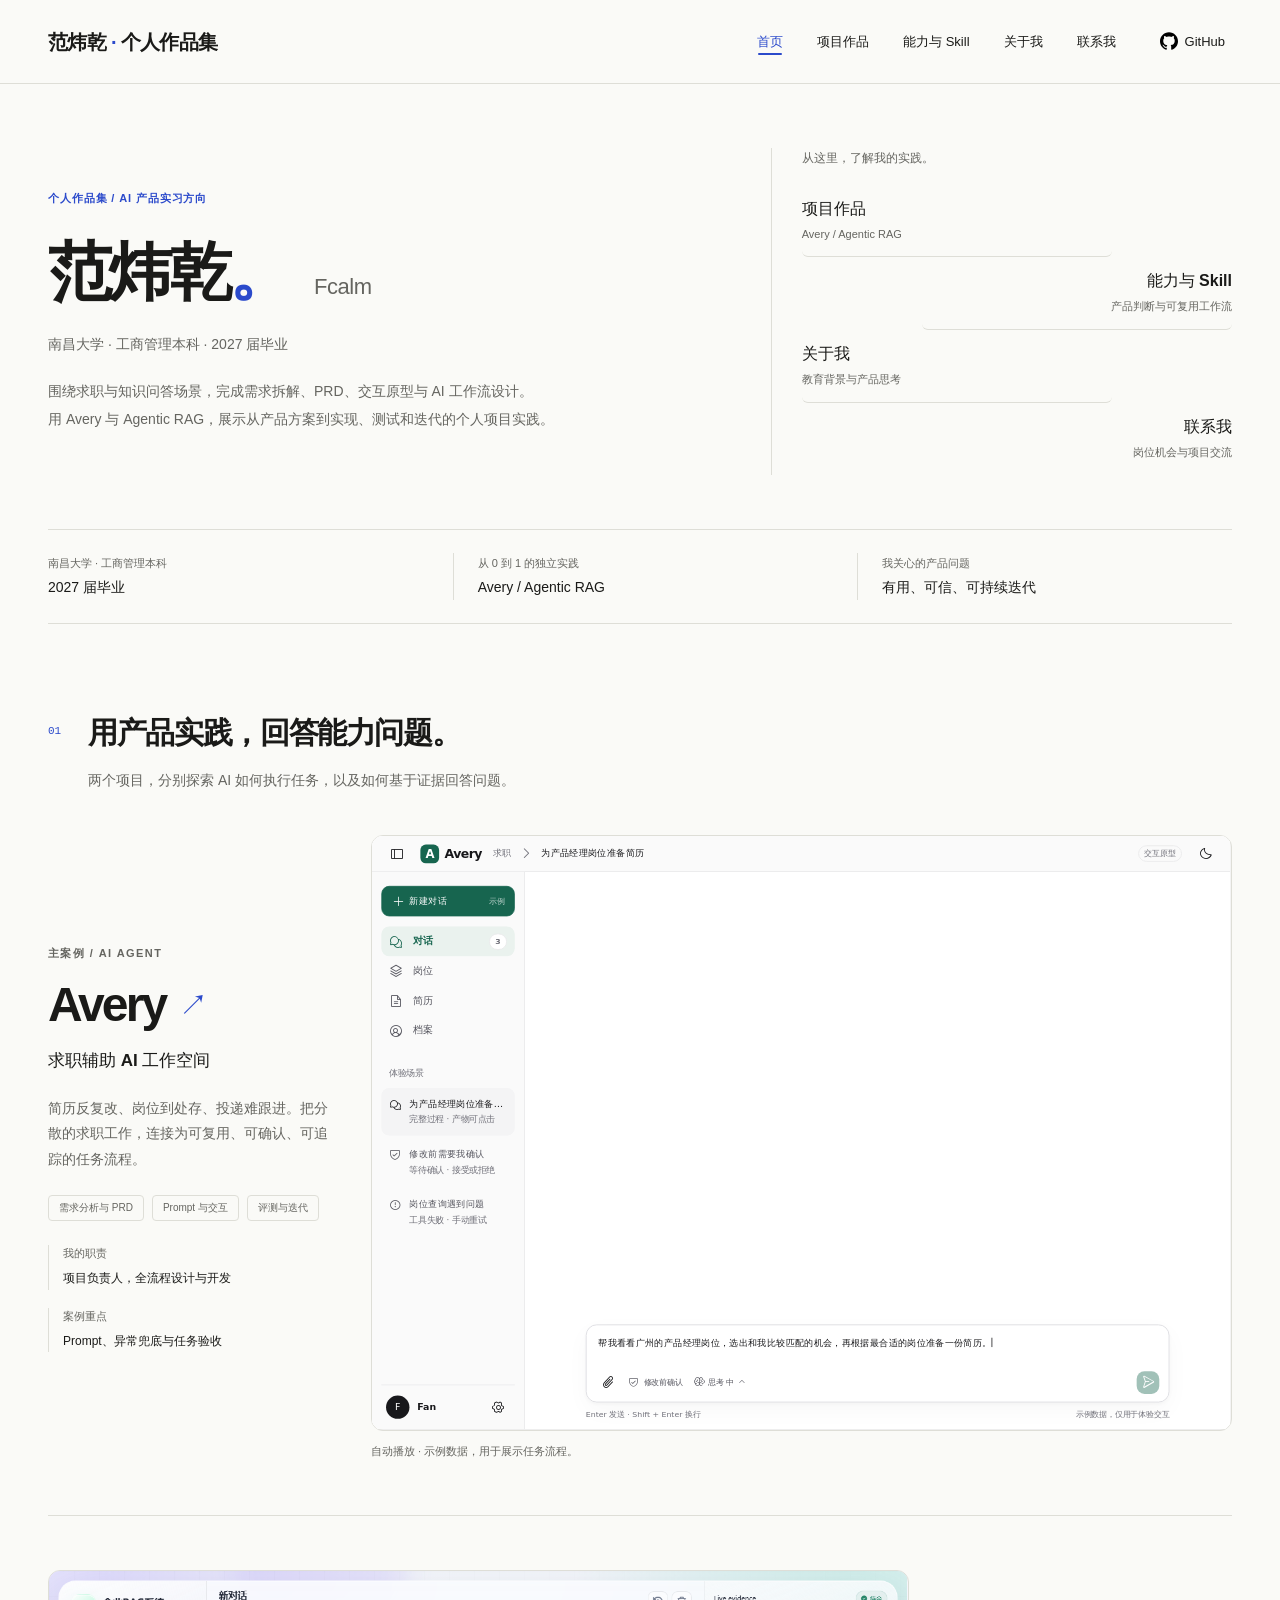
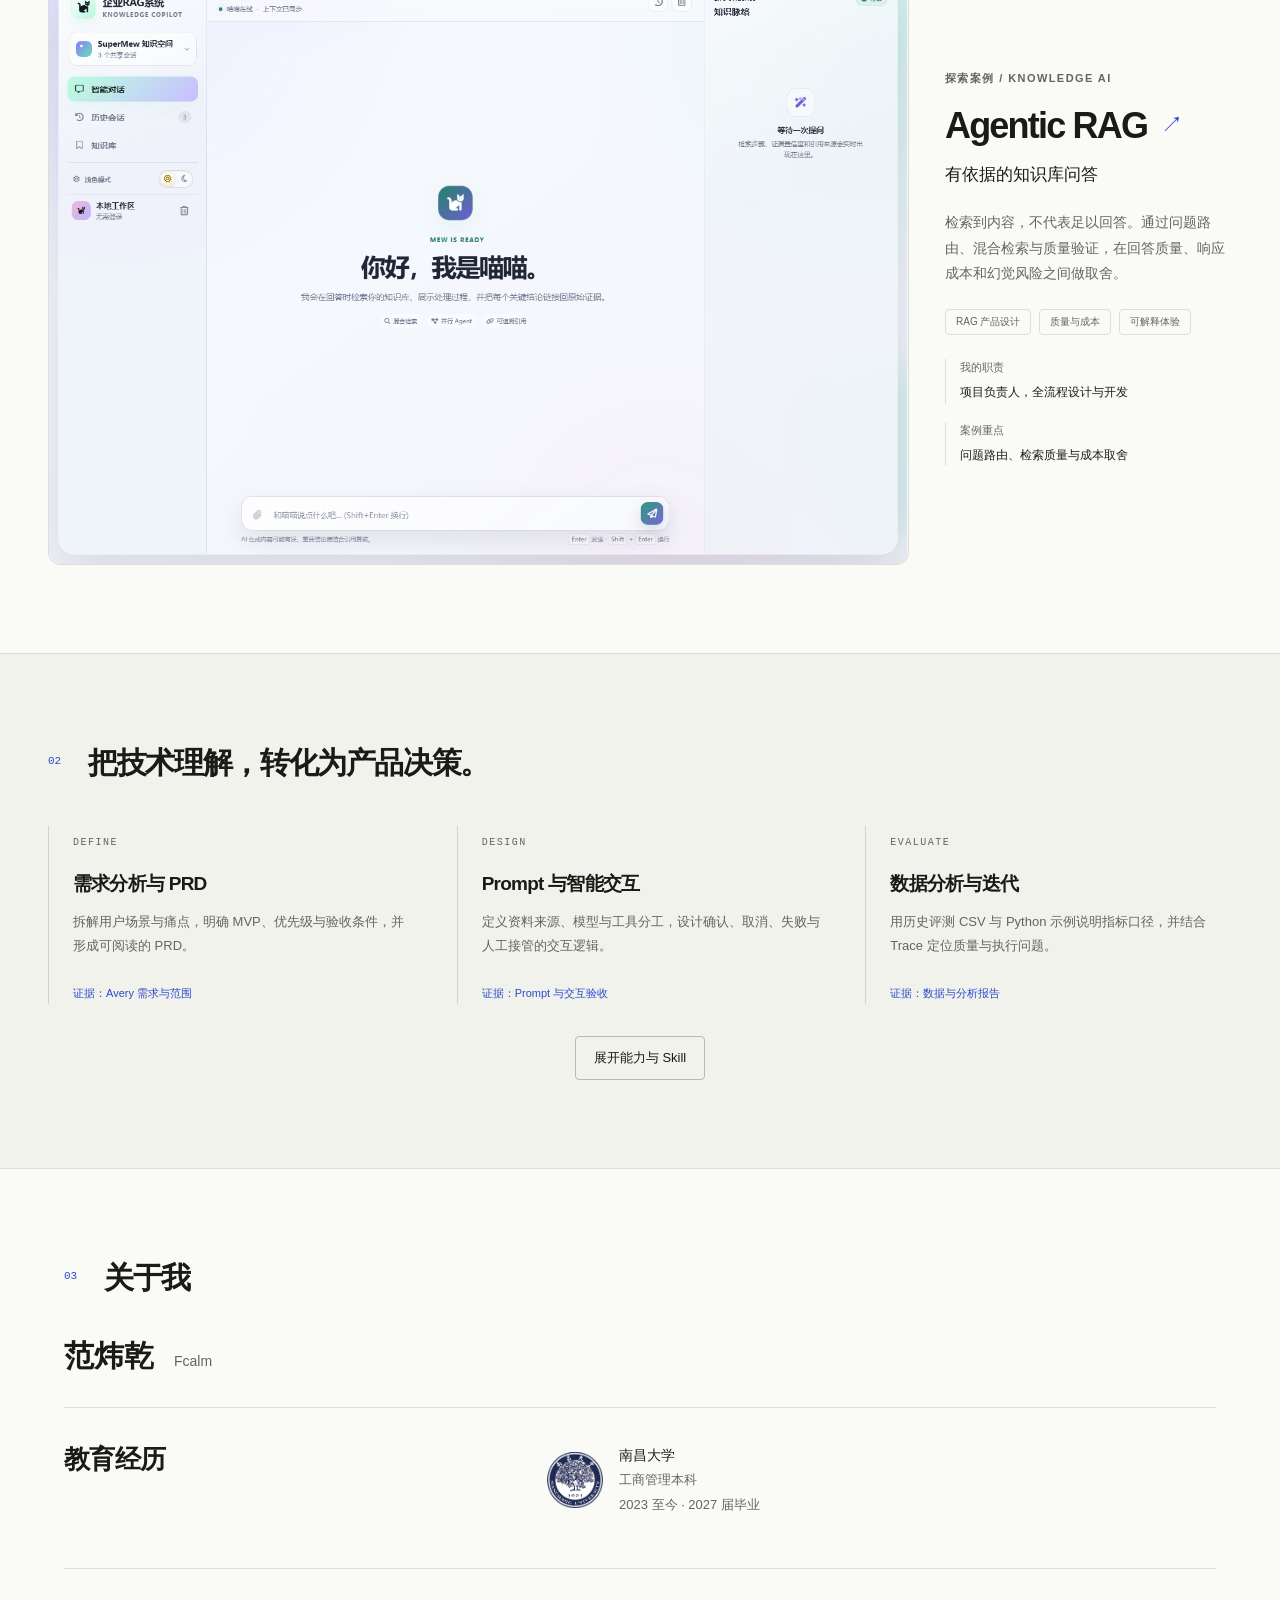
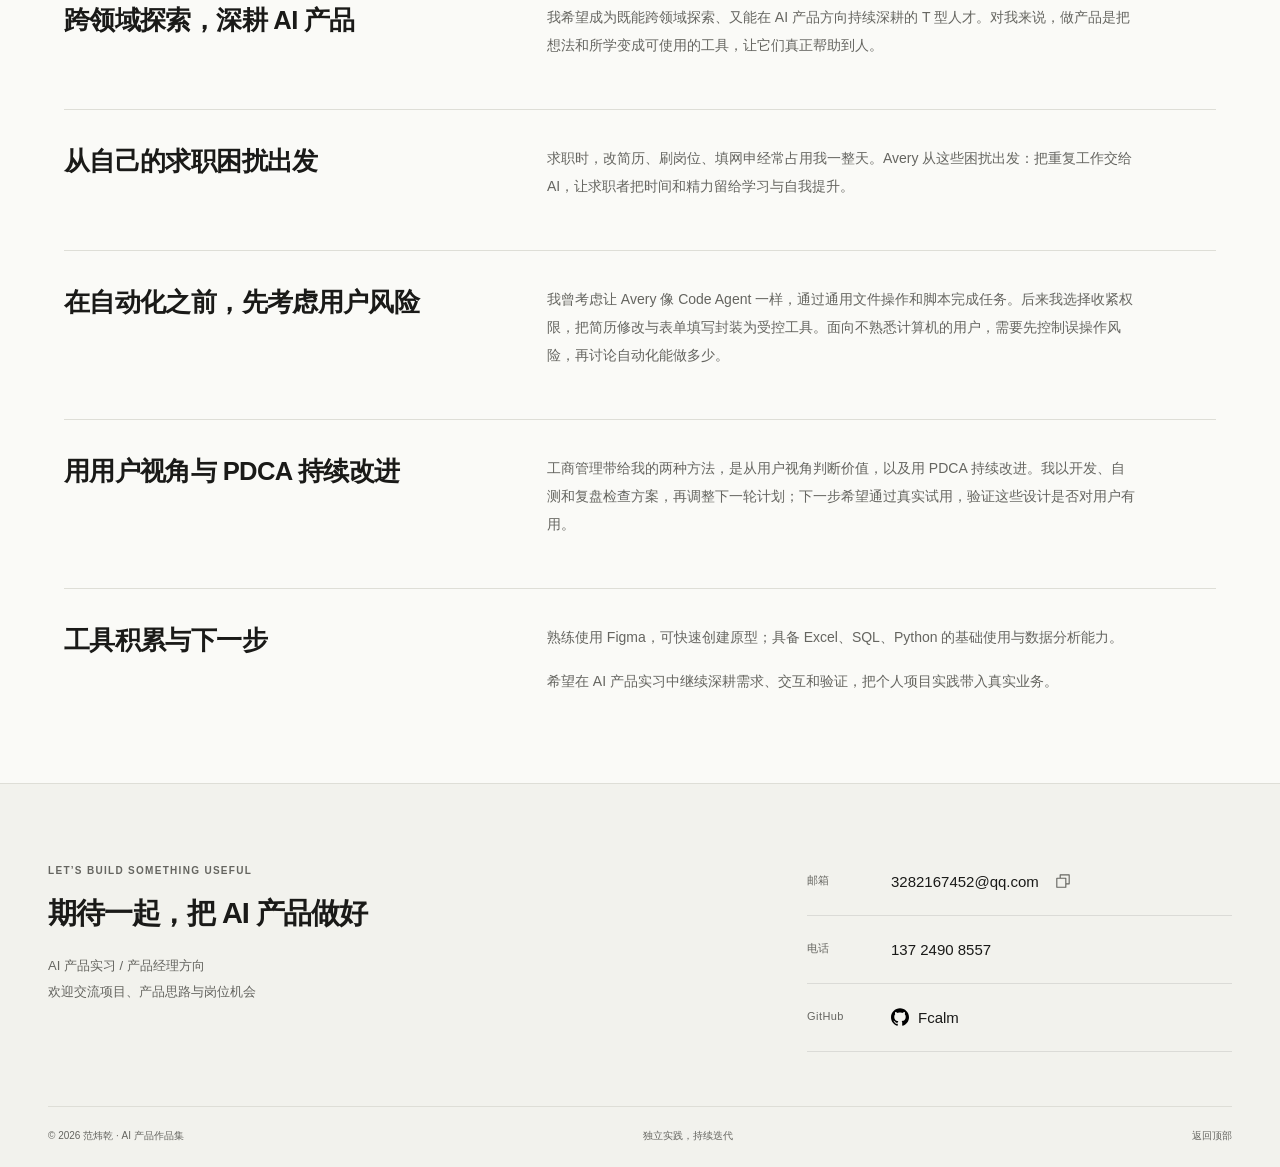
<file: index.html>
<!doctype html><html lang="zh-CN"><head><meta charset="utf-8"><meta name="viewport" content="width=device-width, initial-scale=1"><meta name="theme-color" content="#fafaf7"><title>AI 产品经理作品集 · 范炜乾</title><meta name="description" content="范炜乾，南昌大学工商管理本科，2027 届。AI 产品实习方向，展示需求分析、PRD、交互原型、Prompt 设计与数据分析材料。"><meta property="og:title" content="AI 产品经理作品集 · 范炜乾"><meta property="og:description" content="范炜乾，南昌大学工商管理本科，2027 届。AI 产品实习方向，展示需求分析、PRD、交互原型、Prompt 设计与数据分析材料。"><meta property="og:type" content="website"><link rel="icon" href="assets/favicon.svg" type="image/svg+xml"><link rel="stylesheet" href="styles.css"><script src="site.js" defer></script></head><body id="top"><a class="skip-link" href="#main">跳转到主要内容</a><header class="site-header"><div class="container header-inner"><a class="wordmark" href="index.html" aria-label="范炜乾·个人作品集首页">范炜乾<span class="wordmark-divider">·</span>个人作品集</a><button class="menu-toggle" aria-expanded="false" aria-controls="navigation">菜单 <span aria-hidden="true">＋</span></button><nav id="navigation" aria-label="主导航"><a href="index.html" aria-current="page">首页</a><a href="index.html#selected">项目作品</a><a href="index.html#capabilities">能力与 Skill</a><a href="index.html#about">关于我</a><a href="index.html#contact">联系我</a><a class="nav-github" href="https://github.com/Fcalm" target="_blank" rel="noopener noreferrer"><img class="github-icon" src="assets/github.svg" alt="" aria-hidden="true" width="18" height="18">GitHub</a></nav></div></header><main id="main"><section class="hero container personal-hero"><div class="hero-copy"><p class="kicker">个人作品集 / AI 产品实习方向</p><h1>范炜乾<span class="accent">。</span><span class="personal-alias">Fcalm</span></h1><p class="personal-education">南昌大学 · 工商管理本科 · 2027 届毕业</p><p class="hero-intro">围绕求职与知识问答场景，完成需求拆解、PRD、交互原型与 AI 工作流设计。<br>用 Avery 与 Agentic RAG，展示从产品方案到实现、测试和迭代的个人项目实践。</p></div><nav class="portfolio-guide" aria-label="作品集导览"><p class="guide-title">从这里，了解我的实践。</p><a href="#selected"><span><strong>项目作品</strong><small>Avery / Agentic RAG</small></span></a><a href="#capabilities"><span><strong>能力与 Skill</strong><small>产品判断与可复用工作流</small></span></a><a href="#about"><span><strong>关于我</strong><small>教育背景与产品思考</small></span></a><a href="#contact"><span><strong>联系我</strong><small>岗位机会与项目交流</small></span></a></nav></section>
<div class="container intro-band"><p>南昌大学 · 工商管理本科<br><strong>2027 届毕业</strong></p><p>从 0 到 1 的独立实践<br><strong>Avery / Agentic RAG</strong></p><p>我关心的产品问题<br><strong>有用、可信、可持续迭代</strong></p></div>
<section class="section container" id="selected"><div class="section-heading"><span class="section-number">01</span><h2>用产品实践，回答能力问题。</h2><p>两个项目，分别探索 AI 如何执行任务，以及如何基于证据回答问题。</p></div><article class="featured-project"><div class="featured-copy"><div class="project-index">主案例 / AI AGENT</div><h3><a class="project-entry" href="project-detail.html">Avery<span class="project-entry-arrow" aria-hidden="true">↗</span></a></h3><p class="project-subtitle">求职辅助 AI 工作空间</p><p>简历反复改、岗位到处存、投递难跟进。把分散的求职工作，连接为可复用、可确认、可追踪的任务流程。</p><div class="tags"><span>需求分析与 PRD</span><span>Prompt 与交互</span><span>评测与迭代</span></div><dl class="project-proof"><div><dt>我的职责</dt><dd>项目负责人，全流程设计与开发</dd></div><div><dt>案例重点</dt><dd>Prompt、异常兜底与任务验收</dd></div></dl></div><div class="home-prototype-block"><div class="prototype-viewer home-prototype" data-canvas-width="1100" data-canvas-height="760"><div class="prototype-viewport"><iframe src="prototypes/avery/index.html?embed=home" title="Avery 首页自动播放原型展示" loading="lazy" allow="fullscreen" allowfullscreen></iframe></div></div><p class="evidence-note">自动播放 · 示例数据，用于展示任务流程。</p></div></article><article class="secondary-project"><div class="home-rag-preview"><figure class="product-shot"><button class="image-zoom" data-image="assets/agentic-rag-home.png" aria-label="放大查看：Agentic RAG 真实应用主页面"><img src="assets/agentic-rag-home.png" alt="Agentic RAG 浅色主页面，展示智能对话入口和右侧知识脉络面板" loading="lazy" width="1440" height="995"><span class="zoom-label" aria-hidden="true">放大</span></button><figcaption class="rag-screen-caption">Agentic RAG 真实应用主页面</figcaption></figure></div><div class="secondary-copy"><div class="project-index">探索案例 / KNOWLEDGE AI</div><h3><a class="project-entry" href="project-rag.html">Agentic RAG<span class="project-entry-arrow" aria-hidden="true">↗</span></a></h3><p class="project-subtitle">有依据的知识库问答</p><p>检索到内容，不代表足以回答。通过问题路由、混合检索与质量验证，在回答质量、响应成本和幻觉风险之间做取舍。</p><div class="tags"><span>RAG 产品设计</span><span>质量与成本</span><span>可解释体验</span></div><dl class="project-proof"><div><dt>我的职责</dt><dd>项目负责人，全流程设计与开发</dd></div><div><dt>案例重点</dt><dd>问题路由、检索质量与成本取舍</dd></div></dl></div></article></section>
<section class="section ability-section" id="capabilities"><div class="container"><div class="section-heading"><span class="section-number">02</span><h2>把技术理解，转化为产品决策。</h2></div><div class="ability-grid"><article><span>DEFINE</span><h3>需求分析与 PRD</h3><p>拆解用户场景与痛点，明确 MVP、优先级与验收条件，并形成可阅读的 PRD。</p><a href="project-detail.html#problem">证据：Avery 需求与范围</a></article><article><span>DESIGN</span><h3>Prompt 与智能交互</h3><p>定义资料来源、模型与工具分工，设计确认、取消、失败与人工接管的交互逻辑。</p><a href="skills.html#deliverables">证据：Prompt 与交互验收</a></article><article><span>EVALUATE</span><h3>数据分析与迭代</h3><p>用历史评测 CSV 与 Python 示例说明指标口径，并结合 Trace 定位质量与执行问题。</p><a href="skills.html#metrics">证据：数据与分析报告</a></article></div><a class="text-link ability-more" href="skills.html">展开能力与 Skill</a></div></section>
<section class="section container about-section" id="about"><div class="section-heading"><span class="section-number">03</span><h2>关于我</h2></div><div class="about-identity"><p class="about-name">范炜乾<span>Fcalm</span></p><section class="about-education"><h3>教育经历</h3><div class="education-detail"><img src="assets/ncu-icon.png" alt="南昌大学校徽" width="56" height="56"><p><strong>南昌大学</strong><span>工商管理本科</span><span>2023 至今 · 2027 届毕业</span></p></div></section></div><div class="about-copy"><article class="about-part"><h3>跨领域探索，深耕 AI 产品</h3>
<p>我希望成为既能跨领域探索、又能在 AI 产品方向持续深耕的 T 型人才。对我来说，做产品是把想法和所学变成可使用的工具，让它们真正帮助到人。</p>
</article><article class="about-part"><h3>从自己的求职困扰出发</h3>
<p>求职时，改简历、刷岗位、填网申经常占用我一整天。Avery 从这些困扰出发：把重复工作交给 AI，让求职者把时间和精力留给学习与自我提升。</p>
</article><article class="about-part"><h3>在自动化之前，先考虑用户风险</h3>
<p>我曾考虑让 Avery 像 Code Agent 一样，通过通用文件操作和脚本完成任务。后来我选择收紧权限，把简历修改与表单填写封装为受控工具。面向不熟悉计算机的用户，需要先控制误操作风险，再讨论自动化能做多少。</p>
</article><article class="about-part"><h3>用用户视角与 PDCA 持续改进</h3>
<p>工商管理带给我的两种方法，是从用户视角判断价值，以及用 PDCA 持续改进。我以开发、自测和复盘检查方案，再调整下一轮计划；下一步希望通过真实试用，验证这些设计是否对用户有用。</p>
</article><article class="about-part"><h3>工具积累与下一步</h3>
<p>熟练使用 Figma，可快速创建原型；具备 Excel、SQL、Python 的基础使用与数据分析能力。</p>
<p>希望在 AI 产品实习中继续深耕需求、交互和验证，把个人项目实践带入真实业务。</p></article></div></section></main><footer id="contact"><svg class="footer-art" viewBox="0 0 1000 520" fill="none" aria-hidden="true" focusable="false"><path pathLength="1" style="--trace-delay:0.00s" d="M -110 278 C 70 70 240 80 385 245 S 675 440 775 212 S 1015 20 1120 200"/><path pathLength="1" style="--trace-delay:0.18s" d="M -110 292 C 70 79 240 92 385 256 S 675 436 775 220 S 1015 34 1120 216"/><path pathLength="1" style="--trace-delay:0.36s" d="M -110 306 C 70 88 240 104 385 267 S 675 432 775 228 S 1015 48 1120 232"/><path pathLength="1" style="--trace-delay:0.54s" d="M -110 320 C 70 97 240 116 385 278 S 675 428 775 236 S 1015 62 1120 248"/><path pathLength="1" style="--trace-delay:0.72s" d="M -110 334 C 70 106 240 128 385 289 S 675 424 775 244 S 1015 76 1120 264"/><path pathLength="1" style="--trace-delay:0.90s" d="M -110 348 C 70 115 240 140 385 300 S 675 420 775 252 S 1015 90 1120 280"/><path pathLength="1" style="--trace-delay:1.08s" d="M -110 362 C 70 124 240 152 385 311 S 675 416 775 260 S 1015 104 1120 296"/><path pathLength="1" style="--trace-delay:1.26s" d="M -110 376 C 70 133 240 164 385 322 S 675 412 775 268 S 1015 118 1120 312"/><path pathLength="1" style="--trace-delay:1.44s" d="M -110 390 C 70 142 240 176 385 333 S 675 408 775 276 S 1015 132 1120 328"/></svg><div class="container"><div class="contact-top"><div class="footer-intro"><p class="kicker">LET’S BUILD SOMETHING USEFUL</p><h2>期待一起，把 AI 产品做好</h2><p>AI 产品实习 / 产品经理方向<br>欢迎交流项目、产品思路与岗位机会</p></div><address class="footer-contacts" aria-label="联系方式"><div class="footer-contact-row"><span class="footer-contact-label">邮箱</span><div class="footer-email"><a href="mailto:3282167452@qq.com">3282167452@qq.com</a><button class="copy-icon-button" data-copy="3282167452@qq.com" aria-label="复制邮箱地址" title="复制邮箱地址"><span class="copy-icon" aria-hidden="true"></span></button></div></div><div class="footer-contact-row"><span class="footer-contact-label">电话</span><a href="tel:13724908557">137 2490 8557</a></div><div class="footer-contact-row"><span class="footer-contact-label">GitHub</span><a class="footer-github" href="https://github.com/Fcalm" target="_blank" rel="noopener noreferrer"><img class="github-icon" src="assets/github.svg" alt="" aria-hidden="true" width="18" height="18">Fcalm</a></div></address></div><div class="footer-bottom"><span>© 2026 范炜乾 · AI 产品作品集</span><span>独立实践，持续迭代</span><a href="#top">返回顶部</a></div></div></footer><div class="toast" role="status" aria-live="polite"></div><dialog class="image-dialog" aria-label="产品截图预览"><button class="dialog-close" autofocus>关闭预览 ×</button><img alt=""><p></p></dialog></body></html>
</file>
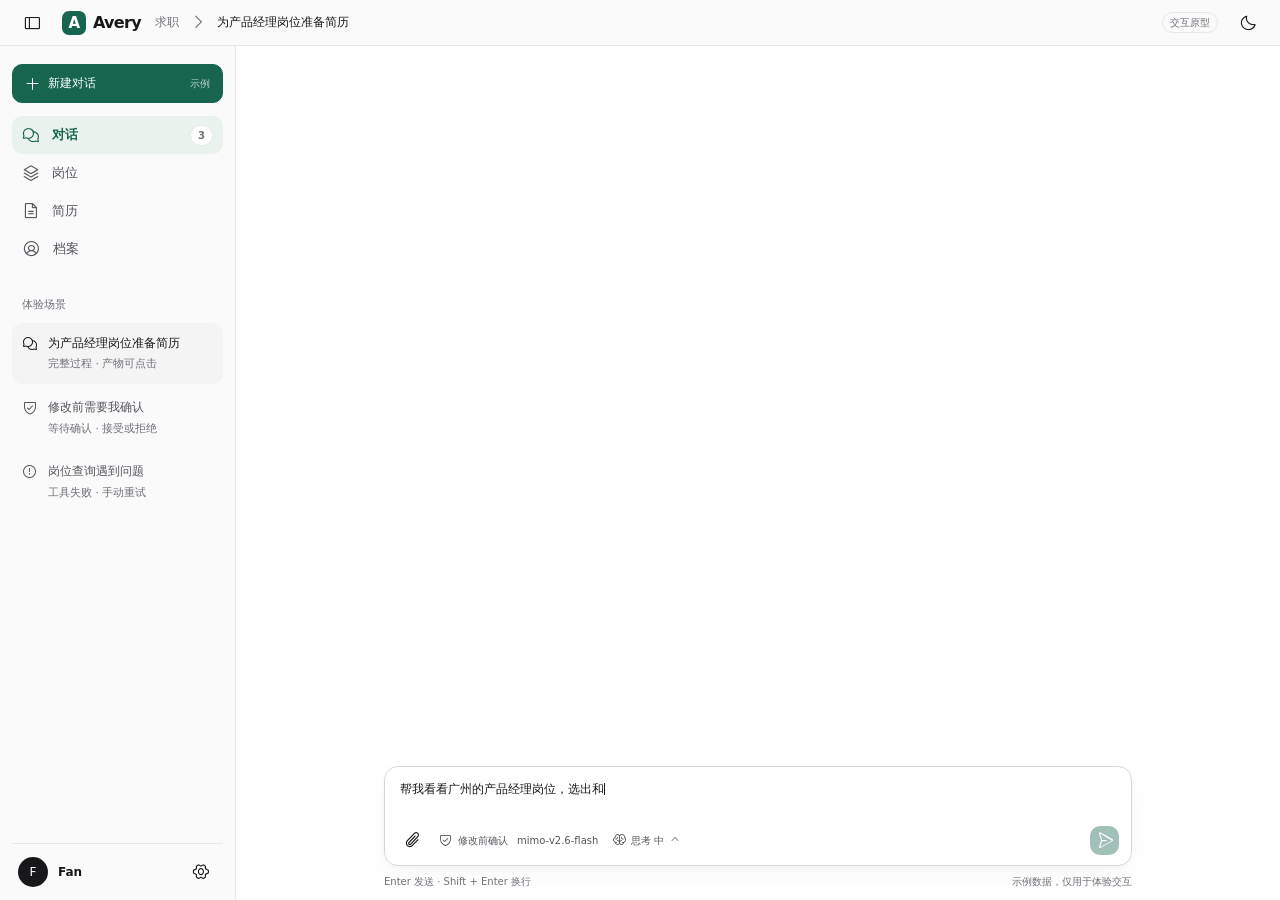
<file: prototypes/avery/index.html>
<!doctype html>
<html lang="zh-CN" data-theme="light">
<head>
<meta charset="utf-8">
<meta name="viewport" content="width=device-width,initial-scale=1">
<title>Avery · 对话体验原型</title>
<!--
Phosphor Icons 内嵌字体许可：
MIT License
Copyright (c) 2020-2021 Phosphor Icons
Permission is hereby granted, free of charge, to any person obtaining a copy
of this software and associated documentation files (the "Software"), to deal
in the Software without restriction, including without limitation the rights
to use, copy, modify, merge, publish, distribute, sublicense, and/or sell
copies of the Software, and to permit persons to whom the Software is
furnished to do so, subject to the following conditions:
The above copyright notice and this permission notice shall be included in all
copies or substantial portions of the Software.
THE SOFTWARE IS PROVIDED "AS IS", WITHOUT WARRANTY OF ANY KIND, EXPRESS OR
IMPLIED, INCLUDING BUT NOT LIMITED TO THE WARRANTIES OF MERCHANTABILITY,
FITNESS FOR A PARTICULAR PURPOSE AND NONINFRINGEMENT. IN NO EVENT SHALL THE
AUTHORS OR COPYRIGHT HOLDERS BE LIABLE FOR ANY CLAIM, DAMAGES OR OTHER
LIABILITY, WHETHER IN AN ACTION OF CONTRACT, TORT OR OTHERWISE, ARISING FROM,
OUT OF OR IN CONNECTION WITH THE SOFTWARE OR THE USE OR OTHER DEALINGS IN THE
SOFTWARE.
-->
<style>
/* Avery 原有设计令牌与 Phosphor 字体；字体嵌入后可离线使用。 */
@font-face{font-family:Phosphor;src:url('[data-uri]') format('woff2');font-display:block}
:root{color-scheme:light;--bg:#fff;--surface:#fafafa;--soft:#f4f4f5;--line:#e8e8ea;--strong:#d8d8dc;--text:#18181b;--muted:#55555e;--faint:#71717a;--accent:#17654f;--tint:#eaf2ee;--on:#fff;--danger:#b4413c;--shadow:0 2px 5px #18181b08,0 10px 30px #18181b08;--ease:cubic-bezier(.16,1,.3,1)}
[data-theme=dark]{color-scheme:dark;--bg:#131315;--surface:#161619;--soft:#1f1f24;--line:#2a2a30;--strong:#3a3a42;--text:#f4f4f5;--muted:#b2b2bc;--faint:#a0a0ab;--accent:#63ba9b;--tint:#172c24;--on:#07201a;--danger:#ef9b94;--shadow:0 8px 30px #0003}
*{box-sizing:border-box}body{margin:0;font:14px/1.7 'Segoe UI Variable Text','Segoe UI','Microsoft YaHei',system-ui,sans-serif;color:var(--text);background:var(--bg)}button,input,textarea,select{font:inherit;color:inherit}button{border:0;background:none;cursor:pointer}button:disabled{opacity:.4;cursor:default}button,select{white-space:nowrap}button:hover:not(:disabled){background:var(--soft)}button:focus-visible,a:focus-visible,summary:focus-visible,textarea:focus-visible,select:focus-visible{outline:2px solid var(--accent);outline-offset:3px}[hidden]{display:none!important}a{color:var(--accent);text-decoration:none}a:hover{text-decoration:underline}.ico{font-family:Phosphor!important;font-style:normal;font-weight:400;display:inline-block;line-height:1;flex:none;font-size:18px;vertical-align:-3px}.icon-btn{width:32px;height:32px;display:inline-grid;place-items:center;border-radius:10px;flex:none}.btn{display:inline-flex;align-items:center;justify-content:center;gap:7px;height:33px;padding:0 12px;border:1px solid var(--line);border-radius:10px;font-size:12px;font-weight:550}.btn .ico{font-size:16px}.primary{background:var(--accent);color:var(--on);border-color:var(--accent)}.primary:hover:not(:disabled){background:var(--accent);filter:brightness(.94)}.badge{font-size:10px;padding:2px 7px;border:1px solid var(--line);border-radius:99px;color:var(--faint);line-height:1.5}.spacer{flex:1}.small{font-size:11px;color:var(--faint)}
.app{height:100dvh;min-height:450px;display:grid;grid-template-rows:46px minmax(0,1fr);overflow:hidden}.topbar{display:flex;align-items:center;gap:14px;padding:0 16px;border-bottom:1px solid var(--line);font-size:12px;background:var(--surface)}.brand{font-size:16px;font-weight:700;letter-spacing:-.7px}.mark{display:inline-grid;width:24px;height:24px;place-items:center;background:var(--accent);color:var(--on);border-radius:7px;margin-right:7px;font-size:15px}.crumb{display:flex;align-items:center;gap:10px;color:var(--faint);min-width:0}.crumb strong{font-weight:500;color:var(--text);overflow:hidden;text-overflow:ellipsis;white-space:nowrap}.workspace{display:flex;min-height:0;min-width:0}.sidebar{width:236px;flex:none;background:var(--surface);border-right:1px solid var(--line);padding:18px 12px 12px;display:flex;flex-direction:column;overflow:hidden}.new-chat{width:100%;justify-content:flex-start;height:39px;margin-bottom:13px}.new-chat small{margin-left:auto;font-size:10px;opacity:.7}.nav{display:flex;align-items:center;gap:12px;width:100%;padding:8px 10px;border-radius:10px;text-align:left;color:var(--muted);font-size:13px}.nav.active{background:var(--tint);color:var(--accent);font-weight:600}.nav .badge{margin-left:auto;background:var(--bg)}.section-label{font-size:11px;color:var(--faint);padding:28px 10px 8px}.conversation{padding:10px;border-radius:10px;text-align:left;display:flex;gap:10px;width:100%;color:var(--muted);margin-bottom:3px;font-size:12px}.conversation .ico{font-size:16px;margin-top:3px}.conversation.active{background:var(--soft);color:var(--text)}.conversation span{min-width:0}.conversation b{font-weight:500;display:block;overflow:hidden;text-overflow:ellipsis;white-space:nowrap}.conversation small{font-size:11px;color:var(--faint)}.sidebar-foot{margin-top:auto;padding:12px 6px 0;border-top:1px solid var(--line);display:flex;align-items:center;gap:10px}.avatar{width:30px;height:30px;display:grid;place-items:center;border-radius:99px;color:var(--bg);background:var(--text);font-size:12px}.sidebar-foot strong{font-size:12px;font-weight:550}.main{display:flex;flex:1;min-width:0;position:relative;overflow:hidden}.chat{display:flex;flex-direction:column;flex:1;min-width:0;position:relative}.scroll{flex:1;min-height:0;overflow-y:auto;overscroll-behavior:contain;scrollbar-width:thin;scrollbar-color:var(--strong) transparent}.thread{width:min(100%,820px);margin:auto;padding:30px 36px 34px}.date{text-align:center;font-size:10px;color:var(--faint);margin-bottom:26px}.user-message{max-width:84%;margin-left:auto;background:var(--soft);border-radius:14px;padding:13px 17px;line-height:1.9;font-size:13px}.user-meta{text-align:right;color:var(--faint);font-size:11px;margin-top:7px}.assistant-head{display:flex;align-items:center;gap:9px;margin:30px 0 17px;font-size:12px;font-weight:650}.assistant-head .mark{width:23px;height:23px;font-size:13px;margin:0}.assistant-head small{color:var(--faint);font-size:10px;font-weight:400}.flow{padding-left:32px}.part{margin:0 0 14px;animation:enter .25s var(--ease)}
.reason summary,.tool summary{list-style:none;display:flex;align-items:center;gap:8px;cursor:pointer;min-height:31px}.reason summary::-webkit-details-marker,.tool summary::-webkit-details-marker{display:none}.reason summary{color:var(--faint);font-size:12px}.reason summary .ico:first-child{font-size:17px}.chev{font-size:12px!important;transition:transform .18s;margin-left:3px}details[open]>summary .chev{transform:rotate(90deg)}.duration{margin-left:auto;color:var(--faint);font-size:10px;font-variant-numeric:tabular-nums}.reason-body{border-left:1px solid var(--strong);margin:8px 0 5px 8px;padding:1px 15px 2px;color:var(--muted);font-size:12px;line-height:1.95;max-width:620px}.reason-body p{margin:0 0 8px}.reason-body p:last-child{margin:0}.tools{border-left:1px solid var(--line);padding-left:13px;margin-left:8px}.tool{margin:0 0 3px}.tool summary{font-size:12px;color:var(--muted);border-radius:7px;padding:3px 6px 3px 0}.tool summary:hover{color:var(--text)}.tool summary>.ico:first-child{font-size:15px;color:var(--accent)}.tool[data-status=failed] summary>.ico:first-child{color:var(--danger)}.tool[data-status=waiting] summary>.ico:first-child{color:var(--text)}.tool-title{font-weight:500}.tool-result{font-size:11px;color:var(--faint);overflow:hidden;text-overflow:ellipsis;white-space:nowrap;min-width:0}.tool .chev{margin-left:auto}.tool-body{margin:5px 0 11px 22px;padding:11px 13px;background:var(--surface);border:1px solid var(--line);border-radius:10px;font-size:11px;color:var(--muted)}.tool-body p{margin:8px 0 0}.tool-body code{font-size:10px;color:var(--faint)}.detail-grid{display:grid;grid-template-columns:48px 1fr;gap:5px 8px;line-height:1.8}.detail-grid span:nth-child(odd){color:var(--faint)}.parallel{font-size:10px;color:var(--faint);padding-bottom:3px}.narrative{font-size:13px;line-height:1.95;margin:15px 0}.narrative p{margin:0 0 12px}.narrative ul{padding-left:18px;margin:7px 0 14px}.narrative a{font-weight:550;border-bottom:1px solid color-mix(in srgb,var(--accent) 35%,transparent);text-decoration:none}.narrative a:hover{border-color:var(--accent);background:var(--tint)}.narrative a .ico{font-size:12px;margin-left:2px}.resource{display:flex;align-items:center;gap:12px;padding:13px 14px;border:1px solid var(--line);border-radius:14px;text-align:left;width:100%;max-width:440px;background:var(--bg);transition:border-color .2s,box-shadow .2s;margin:7px 0}.resource:hover{border-color:var(--accent);box-shadow:var(--shadow);background:var(--bg)!important}.resource-symbol{width:34px;height:39px;display:grid;place-items:center;background:var(--tint);color:var(--accent);border-radius:8px;flex:none}.resource-symbol .ico{font-size:22px}.resource-body{flex:1;min-width:0}.resource-title{display:flex;align-items:center;gap:7px;font-size:12px;font-weight:600}.resource-sub{display:block;color:var(--faint);font-size:10px;margin-top:2px}.resource>.ico{font-size:15px;color:var(--faint)}.approval{border:1px solid var(--strong);border-radius:14px;padding:15px 16px;margin:12px 0;background:var(--surface)}.approval h3{font-size:12px;margin:0 0 6px}.approval p{font-size:12px;color:var(--muted);margin:0 0 12px}.approval-actions{display:flex;gap:8px}.failure{color:var(--danger);font-size:12px;margin:9px 0 10px}.failure .btn{color:var(--text);margin-left:8px}.answer-footer{display:flex;align-items:center;gap:5px;padding-top:8px;color:var(--faint)}.answer-footer .icon-btn{width:28px;height:28px}.answer-footer .ico{font-size:15px}.answer-footer small{margin-left:5px;font-size:10px}
.composer-dock{padding:12px 24px 10px;background:var(--bg)}.composer{max-width:748px;margin:auto;border:1px solid var(--strong);border-radius:14px;padding:12px 12px 9px;box-shadow:var(--shadow)}.composer textarea{display:block;border:0;resize:none;background:none;width:100%;height:45px;outline:0;padding:0 3px;font-size:12px;line-height:1.7}.composer textarea::placeholder{color:var(--faint)}.composer-tools{display:flex;align-items:center;gap:9px}.composer-chip{font-size:10px;color:var(--muted);display:flex;align-items:center;gap:5px}.composer-chip .ico{font-size:14px}.send{width:29px;height:29px;background:var(--accent);color:var(--on);border-radius:10px;display:grid;place-items:center;margin-left:auto}.send:hover{background:var(--accent)!important;filter:brightness(.94)}.composer-hint{font-size:10px;color:var(--faint);max-width:748px;margin:7px auto 0;display:flex;justify-content:space-between;gap:8px}.panel{width:410px;max-width:48%;border-left:1px solid var(--line);background:var(--surface);display:flex;flex-direction:column;flex:none;min-width:0;animation:panel-enter .28s var(--ease)}.panel-head{height:59px;display:flex;align-items:center;gap:8px;padding:0 17px;border-bottom:1px solid var(--line);flex:none;font-size:12px}.panel-head .ico{font-size:17px}.panel-head .icon-btn{margin-left:auto}.panel-toolbar{display:flex;align-items:center;justify-content:space-between;padding:13px 20px;font-size:11px;color:var(--faint);gap:8px}.panel-toolbar select{font-size:11px;border:1px solid var(--line);border-radius:8px;background:var(--bg);padding:5px 8px;max-width:200px}.panel-scroll{flex:1;overflow:auto;padding:4px 20px 28px;scrollbar-width:thin;scrollbar-color:var(--strong) transparent}.document{background:var(--bg);border:1px solid var(--line);border-radius:10px;padding:24px 23px;font-size:12px}.document h1{font-size:22px;margin:0 0 2px;letter-spacing:1px}.document .subtitle{font-size:11px;color:var(--muted);margin-bottom:18px}.document h2{font-size:12px;margin:21px 0 8px;padding-bottom:6px;border-bottom:1px solid var(--line);color:var(--accent)}.document p{font-size:11px;color:var(--muted);margin:7px 0;line-height:1.95}.document ul{margin:5px 0;padding-left:16px;font-size:11px;color:var(--muted);line-height:1.95}.document strong{color:var(--text);font-weight:600}.document .job{margin-top:12px;padding:11px 0;border-bottom:1px solid var(--line)}.document .job:last-child{border-bottom:0}.document .job b{font-size:12px;font-weight:600}.job-meta{font-size:10px;color:var(--faint);margin:4px 0}.match{color:var(--accent);font-size:11px}.panel-foot{display:flex;gap:7px;border-top:1px solid var(--line);padding:13px 18px;align-items:center;justify-content:space-between}.panel-foot .btn{height:31px;font-size:11px}.backdrop{display:none}.toast{position:fixed;z-index:10;bottom:27px;left:50%;transform:translateX(-50%);max-width:calc(100% - 32px);border:1px solid var(--line);border-radius:99px;padding:10px 17px;background:var(--text);color:var(--bg);box-shadow:var(--shadow);font-size:12px;text-align:center}.settings{position:absolute;z-index:5;right:20px;top:56px;width:262px;padding:16px;background:var(--bg);border:1px solid var(--line);border-radius:14px;box-shadow:var(--shadow)}.settings h3{font-size:12px;margin:0 0 13px}.setting-row{display:flex;justify-content:space-between;align-items:center;margin:11px 0;font-size:12px;gap:15px}.setting-row input{accent-color:var(--accent);width:15px;height:15px}.settings p{font-size:11px;color:var(--faint);margin:13px 0 0}.sidebar-collapsed .sidebar{display:none}.running-icon{animation:spin 1.3s linear infinite}.mini-link{color:var(--accent);font-size:11px;text-align:left}.followup{border-top:1px solid var(--line);padding-top:22px;margin-top:25px}.followup .narrative{margin:16px 0 0 32px}.jump-bottom{position:absolute;bottom:153px;left:50%;transform:translateX(-50%);background:var(--bg);border:1px solid var(--line);border-radius:99px;padding:5px 12px;box-shadow:var(--shadow);font-size:11px}
@keyframes enter{from{opacity:0;transform:translateY(4px)}to{opacity:1;transform:translateY(0)}}@keyframes panel-enter{from{opacity:0;transform:translateX(14px)}to{opacity:1;transform:translateX(0)}}@keyframes spin{to{transform:rotate(360deg)}}
@media(min-width:1600px){.sidebar{width:258px}.panel{width:470px}.thread{padding-top:38px}}
@media(max-width:1100px){.sidebar{width:196px}.thread{padding:24px}.panel{width:365px;max-width:46%}.document{padding:20px 17px}.panel-scroll{padding-right:14px;padding-left:14px}.composer-chip.model{display:none}}
@media(max-width:900px){.panel{position:absolute;z-index:7;right:0;top:0;bottom:0;width:420px;max-width:min(92vw,470px);box-shadow:-12px 0 40px #0002}.main.has-panel .backdrop{display:block;position:absolute;z-index:6;inset:0;background:#0003}.sidebar{width:180px}.thread{padding:23px 22px}}
@media(max-width:640px){.sidebar{display:none}.topbar{padding:0 10px;gap:9px}.crumb{gap:5px}.crumb>span{display:none}.topbar .badge{display:none}.thread{padding:20px 17px 25px}.flow{padding-left:4px}.user-message{max-width:94%;font-size:12px}.tool-result{max-width:128px}.composer-dock{padding:10px 12px}.composer-hint{font-size:9px}.composer-chip.permission{display:none}.panel{max-width:100%;width:100%}.settings{right:12px}.date{margin-bottom:18px}.resource-title{font-size:11px}.resource{max-width:100%}}
@media(prefers-reduced-motion:reduce){*,*::before,*::after{animation:none!important;transition:none!important;scroll-behavior:auto!important}}
@media(max-width:640px){#toggleSidebar{display:none}}
.process>summary{display:flex;align-items:center;gap:8px;list-style:none;cursor:pointer;min-height:34px;color:var(--faint);font-size:12px;width:fit-content;border-radius:8px}
.process>summary::-webkit-details-marker{display:none}.process>summary:hover{color:var(--text)}.process>summary>.ico:first-child{font-size:16px;color:var(--accent)}.process>summary .small{font-size:10px}.process-body{padding-top:12px}
/* 沿用项目三球动画，等待用户操作时仍播放，完成后隐藏。 */
.work-indicator{display:flex;align-items:center;gap:12px;margin:0 0 20px 32px;min-height:44px;color:var(--accent)}
.work-art{width:24px;height:24px;flex:none;overflow:visible}
.work-art circle{fill:currentColor}
.work-copy{min-width:0}.work-title{font-size:12px;font-weight:550;color:var(--accent);line-height:1.8}
.work-caption{font-size:11px;color:var(--faint);line-height:1.8;margin-top:1px}
.work-indicator[data-mode=waiting] .work-caption{color:var(--muted)}
.composer-field{position:relative}
.typing-preview{position:absolute;inset:0;pointer-events:none;overflow:hidden;padding:0 3px;font-size:12px;line-height:1.7;white-space:pre-wrap;overflow-wrap:break-word;color:transparent}
.typing-caret{display:inline-block;height:1em;border-left:1px solid var(--text);vertical-align:-.13em;animation:caret-blink .7s steps(1,end) infinite}
.composer.is-typing textarea{caret-color:transparent}
.composer .send{transition:transform .18s var(--ease),filter .18s var(--ease)}
.composer.is-sending .send{transform:scale(.86);filter:brightness(.85)}
@keyframes caret-blink{0%,100%{opacity:1}50%{opacity:0}}
@media(max-width:640px){.work-indicator{margin-left:4px}.work-caption{font-size:10px}}
</style>
</head>
<body>
<div class="app" id="app">
 <header class="topbar">
  <button class="icon-btn" id="toggleSidebar" aria-label="收起导航栏" title="收起导航栏"><i class="ico" aria-hidden="true">&#xec24;</i></button>
  <div class="brand"><span class="mark">A</span>Avery</div>
  <div class="crumb"><span>求职</span><i class="ico" aria-hidden="true">&#xe13a;</i><strong>为产品经理岗位准备简历</strong></div>
  <span class="spacer"></span><span class="badge">交互原型</span>
  <button class="icon-btn" id="themeToggle" aria-label="切换深浅主题" title="切换深浅主题"><i class="ico" aria-hidden="true">&#xe330;</i></button>
 </header>
 <div class="workspace">
  <aside class="sidebar" aria-label="场景导航">
   <button class="btn primary new-chat" id="newDemo"><i class="ico" aria-hidden="true">&#xe3d4;</i>新建对话<small>示例</small></button>
   <button class="nav active" data-action="chat"><i class="ico" aria-hidden="true">&#xe17e;</i>对话<span class="badge">3</span></button>
   <button class="nav" data-resource="jobs"><i class="ico" aria-hidden="true">&#xe466;</i>岗位</button>
   <button class="nav" data-resource="resume"><i class="ico" aria-hidden="true">&#xe23a;</i>简历</button>
   <button class="nav" data-resource="profile"><i class="ico" aria-hidden="true">&#xe4c4;</i>档案</button>
   <div class="section-label">体验场景</div>
   <button class="conversation active" data-scenario="normal"><i class="ico" aria-hidden="true">&#xe17e;</i><span><b>为产品经理岗位准备简历</b><small>完整过程 · 产物可点击</small></span></button>
   <button class="conversation" data-scenario="approval"><i class="ico" aria-hidden="true">&#xe40c;</i><span><b>修改前需要我确认</b><small>等待确认 · 接受或拒绝</small></span></button>
   <button class="conversation" data-scenario="failure"><i class="ico" aria-hidden="true">&#xe4e2;</i><span><b>岗位查询遇到问题</b><small>工具失败 · 手动重试</small></span></button>
   <div class="sidebar-foot"><div class="avatar">F</div><strong>Fan</strong><span class="spacer"></span><button class="icon-btn" data-action="settings" aria-label="展示设置" title="展示设置"><i class="ico" aria-hidden="true">&#xe272;</i></button></div>
  </aside>
  <main class="main" id="main">
   <section class="chat" aria-label="对话">
    <div class="settings" id="settings" hidden>
     <h3>对话展示</h3>
     <label class="setting-row">显示思考分段<input type="checkbox" id="showReasoning" checked></label>
     <label class="setting-row">展开工具详情<input type="checkbox" id="expandTools"></label>
     <label class="setting-row">显示产物卡片<input type="checkbox" id="showCards" checked></label>
     <p>关闭产物卡片后，仍可点击回答中的产物名称。调整设置可对比阅读体验。</p>
    </div>
    <div class="scroll" id="scroll"><div class="thread">
     <div class="date" id="taskDate" hidden>今天 · 10:24</div>
     <div class="user-message" id="taskMessage" hidden>帮我看看广州的产品经理岗位，选出和我比较匹配的机会，再根据最合适的岗位准备一份简历。先不要投递。</div>
     <div class="user-meta" id="taskMeta" hidden>Fan · 10:24</div>
     <div class="assistant-head" id="assistantHead" hidden><span class="mark">A</span>Avery<small id="assistantMeta">正在处理</small></div>
     <div class="work-indicator" id="workIndicator" data-mode="working" role="status" aria-live="polite" hidden>
       <svg class="work-art" viewBox="-44 -44 88 88" xmlns="http://www.w3.org/2000/svg" aria-hidden="true">
        <circle r="8" cx="-24" cy="0"/>
        <circle r="8" cx="0" cy="0"/>
        <circle r="8" cx="24" cy="0"/>
      </svg>
      <div class="work-copy"><div class="work-title" id="workTitle">正在梳理你的需求</div><div class="work-caption" id="workCaption">结合已有资料，确定下一步</div></div>
     </div>
     <div class="flow" id="flow"></div><div id="followups"></div>
    </div></div>
    <button class="jump-bottom" id="jumpBottom" hidden>回到最新内容 ↓</button>
    <div class="composer-dock">
     <form class="composer" id="composer">
      <div class="composer-field">
       <textarea id="input" aria-label="发送消息" placeholder="对话自动循环播放。完成后可试试：打开简历，或对比岗位。" rows="2"></textarea>
       <div class="typing-preview" id="typingPreview" aria-hidden="true" hidden><span id="typingText"></span><span class="typing-caret"></span></div>
      </div>
      <div class="composer-tools">
       <button class="icon-btn" type="button" id="attach" aria-label="示例附件"><i class="ico" aria-hidden="true">&#xe39a;</i></button>
       <span class="composer-chip permission"><i class="ico" aria-hidden="true">&#xe40c;</i>修改前确认</span>
       <span class="composer-chip model">mimo-v2.6-flash</span>
       <button class="composer-chip" type="button" id="reasoningShortcut" title="显示或隐藏思考分段"><i class="ico" aria-hidden="true">&#xe74e;</i>思考 中<i class="ico" style="font-size:10px" aria-hidden="true">&#xe13c;</i></button>
       <button class="send" id="sendButton" type="submit" aria-label="发送"><i class="ico" aria-hidden="true">&#xe396;</i></button>
      </div>
     </form>
     <div class="composer-hint"><span>Enter 发送 · Shift + Enter 换行</span><span>示例数据，仅用于体验交互</span></div>
    </div>
   </section>
   <button class="backdrop" id="backdrop" aria-label="关闭产物预览" hidden></button>
   <aside class="panel" id="panel" aria-label="产物预览" hidden>
    <header class="panel-head"><i class="ico" id="panelIcon" aria-hidden="true">&#xe23a;</i><span id="panelLabel">简历</span><span class="spacer"></span><button class="icon-btn" id="closePanel" aria-label="关闭产物预览" title="关闭预览 · Esc"><i class="ico" aria-hidden="true">&#xe4f6;</i></button></header>
    <div class="panel-toolbar"><span id="panelContext">本轮生成的版本</span><select id="version" aria-label="选择简历版本"><option value="3">v3 · 针对产品经理岗位</option><option value="2">v2 · 修改前的版本</option></select></div>
    <div class="panel-scroll" id="panelBody"></div>
    <footer class="panel-foot"><span class="small" id="panelFootnote">已保存 · 示例产物</span><button class="btn" id="download"><i class="ico" aria-hidden="true">&#xe20c;</i><span>下载 Markdown</span></button></footer>
   </aside>
  </main>
 </div>
</div>
<div class="toast" id="toast" role="status" aria-live="polite" hidden></div>
<script>
'use strict';
const $ = function(id){return document.getElementById(id);};
const glyphs={brain:'e74e',check:'e182',spinner:'eb44',file:'e23a',caret:'e13a',play:'e3d0',clock:'e19a',warn:'e4e2',shield:'e40c',copy:'e1ca',jobs:'e466',user:'e4c4',arrow:'e06c',close:'e4f6',sun:'e472',moon:'e330'};
function icon(name,cls){return '<i class="ico '+(cls||'')+'" aria-hidden="true">&#x'+(glyphs[name]||glyphs.file)+';</i>';}
function escapeHtml(value){return String(value).replace(/[&<>"']/g,function(c){return {'&':'&amp;','<':'&lt;','>':'&gt;','"':'&quot;',"'":'&#39;'}[c];});}
// 所有运行和资料均为内置示例，不访问模型或真实工作空间。
const state={scenario:'normal',stage:0,submitted:false,typing:false,playing:false,approved:false,rejected:false,retried:false,panel:null,version:3,openDetails:new Set(),showReasoning:true,expandTools:false,showCards:true};
const PLAYBACK_SPEED=2,STEP_DURATION_MS=1250/PLAYBACK_SPEED,RESULT_HOLD_MS=3000;
const TASK_TEXT=$('taskMessage').textContent,CARET_LEAD_MS=700,TYPE_INTERVAL_MS=22,BEFORE_SEND_MS=300,SEND_PRESS_MS=180;
const INPUT_PLACEHOLDER=$('input').placeholder;
let playbackTimer=null,typingTimer=null,toastTimer=null,returnFocus=null;
const links={resume:'avery://resume/product-manager?revision=3',jobs:'avery://jobs/shortlist',profile:'avery://profile/job-intention'};
const titles={resume:'产品经理简历',jobs:'匹配岗位清单',profile:'求职意向'};
function notify(message){clearTimeout(toastTimer);$('toast').textContent=message;$('toast').hidden=false;toastTimer=setTimeout(function(){$('toast').hidden=true;},3200);}
function blocked(){return !state.rejected&&((state.scenario==='approval'&&state.stage===5&&!state.approved)||(state.scenario==='failure'&&state.stage===3&&!state.retried));}
function finished(){return state.stage>=7||state.rejected;}
/** 与 WorkingIndicator.tsx 保持相同的跳跃、聚环、旋转和展开轨迹。 */
function createWorkAnimation(){
 const balls=$('workIndicator').querySelectorAll('circle');
 const reducedMotion=matchMedia('(prefers-reduced-motion: reduce)');
 const speed=1.5,cycleDuration=7200;
 const ease=function(value){return value*value*(3-2*value);};
 const lerp=function(from,to,progress){return from+(to-from)*progress;};
 let elapsed=0,last=null,frameId=0;
 function frame(now){
  if(last!==null)elapsed+=Math.min(now-last,50)*speed;
  last=now;
  const time=(elapsed%cycleDuration)/1000;
  balls.forEach(function(ball,index){
   const line=(index-1)*24,angle=-Math.PI/2+index*Math.PI*2/3;
   let x=line,y=0;
   if(time<2.1){
    const progress=(time-index*.18)/.65;
    if(progress>0&&progress<1)y=-15*Math.sin(Math.PI*progress)**2;
   }else if(time<3.1){
    const progress=ease(time-2.1);
    x=lerp(line,Math.cos(angle)*28,progress);y=lerp(0,Math.sin(angle)*28,progress);
   }else if(time<5.2){
    const rotation=angle+Math.PI*2*ease((time-3.1)/2.1);
    x=Math.cos(rotation)*28;y=Math.sin(rotation)*28;
   }else if(time<6.3){
    const progress=ease((time-5.2)/1.1);
    x=lerp(Math.cos(angle)*28,line,progress);y=lerp(Math.sin(angle)*28,0,progress);
   }
   ball.setAttribute('cx',x.toFixed(3));ball.setAttribute('cy',y.toFixed(3));
  });
  frameId=requestAnimationFrame(frame);
 }
 function update(){
  if(reducedMotion.matches||document.hidden||$('workIndicator').hidden){
   cancelAnimationFrame(frameId);frameId=0;last=null;
  }else if(!frameId){last=null;frameId=requestAnimationFrame(frame);}
 }
 function cleanup(){
  cancelAnimationFrame(frameId);
  reducedMotion.removeEventListener('change',update);
  document.removeEventListener('visibilitychange',update);
 }
 reducedMotion.addEventListener('change',update);
 document.addEventListener('visibilitychange',update);
 return {update:update,cleanup:cleanup};
}
/** 动画与任务推进分开，等待确认不停止三球轨迹。 */
function updateWorkIndicator(){
 const indicator=$('workIndicator');
 indicator.hidden=!state.submitted||finished();
 workAnimation.update();
 if(!state.submitted||finished()){indicator.dataset.mode='complete';return;}
 const waiting=blocked(),failed=waiting&&state.scenario==='failure';
 indicator.dataset.mode=waiting?'waiting':'working';
 const phases=[
  ['正在梳理你的需求','结合已有背景，确定下一步'],
  ['正在了解你的经历与求职机会','读取资料、检索岗位，两项工具并行处理'],
  ['正在筛选匹配的岗位','简历与档案已读取，继续查询岗位'],
  ['正在对齐经历与岗位要求','结合调研、原型与数据分析经历进行匹配'],
  ['正在准备定制简历','保留真实经历，调整重点与表达'],
  ['正在生成定制简历','保留原版本，整理适合这个岗位的新版本'],
  ['正在整理结果与产物','简历已保存，准备本轮结果']
 ];
 const phase=phases[state.stage];
 $('workTitle').textContent=waiting?(failed?'查询暂时遇到问题':'等待你的确认'):phase[0];
 $('workCaption').textContent=waiting?(failed?'已有资料已保留，可以重试岗位查询':'确认修改后，Avery 会继续工作'):phase[1];
}
function resourceLink(kind,label){return '<a href="'+links[kind]+'" data-resource="'+kind+'">'+(label||titles[kind])+icon('arrow')+'</a>';}
function thought(id,title,body,duration,live){
 if(!state.showReasoning)return '';
 return '<details class="part reason" data-detail="'+id+'" '+(state.openDetails.has(id)?'open':'')+'><summary>'+icon(live?'spinner':'brain',live?'running-icon':'')+'<span>'+title+'</span>'+icon('caret','chev')+'<span class="duration">'+(live?'思考中':duration)+'</span></summary><div class="reason-body">'+body+'</div></details>';
}
function tool(id,title,result,status,detail){
 const symbol=status==='running'?'spinner':status==='failed'?'warn':status==='waiting'?'shield':status==='rejected'?'close':'check';
 return '<details class="tool" data-status="'+status+'" data-detail="'+id+'" '+(state.openDetails.has(id)||state.expandTools?'open':'')+'><summary>'+icon(symbol,status==='running'?'running-icon':'')+'<span class="tool-title">'+title+'</span><span class="tool-result">'+result+'</span>'+icon('caret','chev')+'</summary><div class="tool-body">'+detail+'</div></details>';
}
function card(kind,subtitle){
 if(!state.showCards)return '';
 return '<button class="resource" data-resource="'+kind+'"><span class="resource-symbol">'+icon(kind==='jobs'?'jobs':'file')+'</span><span class="resource-body"><span class="resource-title">'+titles[kind]+(kind==='resume'?'<span class="badge">v3</span>':'')+'</span><span class="resource-sub">'+subtitle+'</span></span>'+icon('arrow')+'</button>';
}
function renderChat(autoFollow){
 ['taskDate','taskMessage','taskMeta','assistantHead'].forEach(function(id){$(id).hidden=!state.submitted;});
 if(!state.submitted){$('flow').replaceChildren();updateWorkIndicator();updateJump();return;}
 const scroll=$('scroll'),follow=scroll.scrollHeight-scroll.scrollTop-scroll.clientHeight<90,s=state.stage;
 let html=thought('think-1','思考 1 · 先了解你的背景','<p>先查看已有简历和求职意向，再检索广州的产品经理岗位。只筛选和准备材料，不执行投递。</p>','2.4 秒',s===0);
 if(s>=1){
  const failed=state.scenario==='failure'&&s===3&&!state.retried;
  html+='<div class="part tools"><div class="parallel">并行处理 · 2 项</div>';
  html+=tool('read-resume','读取简历与档案',s>=2?'已读取 · 2 份资料':'正在读取',s>=2?'done':'running','<div class="detail-grid"><span>工具</span><span><code>ReadResume / ReadProfiles</code></span><span>读取</span><span>产品经理简历 v2、求职意向</span><span>结果</span><span>'+(s>=2?'已取得项目经历、教育背景和意向城市':'正在读取已有资料')+'</span></div>'+(s>=2?'<p>'+resourceLink('profile','查看求职意向')+'</p>':''));
  html+=tool('search-jobs','查询广州产品经理岗位',failed?'查询失败':s>=3?'12 条结果 · 3 条优先推荐':'正在查询',failed?'failed':s>=3?'done':'running','<div class="detail-grid"><span>工具</span><span><code>ReadJobs</code></span><span>条件</span><span>广州 · 产品经理 · 校招 / 应届</span><span>结果</span><span>'+(failed?'岗位库暂时未响应。本次查询没有写入或投递操作。':s>=3?'找到 12 个岗位，保留 3 个匹配机会。':'正在检索已保存的岗位库。')+'</span></div>'+(s>=3&&!failed?'<p>'+resourceLink('jobs','查看匹配岗位')+'</p>':''));
  html+='</div>';
  if(failed)html+='<div class="part failure">岗位库暂时未响应，已有资料已保留。<button class="btn" data-action="retry">重试查询</button></div>';
 }
 if(s>=3&&!(state.scenario==='failure'&&!state.retried))html+=thought('think-2','思考 2 · 将经历与岗位要求对齐','<p>优先推荐「岭南智研 · AI 产品经理」：它关注需求分析、原型设计和数据验证，与你的项目经历更接近。</p><p>接下来调整简历的项目顺序，突出已有的调研和数据成果，不新增未经确认的经历。</p>','3.1 秒',s===3);
 if(s>=4)html+='<div class="part narrative"><p>我找到了 3 个值得优先考虑的机会。接下来会围绕 AI 产品经理岗位，突出你的用户调研和数据分析经历。</p></div>';
 if(s>=5){
  const waiting=state.scenario==='approval'&&!state.approved&&!state.rejected;
  const status=state.rejected?'rejected':waiting?'waiting':s>=6?'done':'running';
  html+='<div class="part tools">'+tool('write-resume','生成定制简历',state.rejected?'已拒绝 · 未作修改':waiting?'等待你的确认':s>=6?'已保存新版本 v3':'正在整理项目经历',status,'<div class="detail-grid"><span>工具</span><span><code>UpdateResume</code></span><span>调整</span><span>项目顺序、经历表述、求职方向</span><span>保留</span><span>原版本 v2；不新增经历，不执行投递</span><span>状态</span><span>'+(state.rejected?'你已拒绝修改，原简历保持不变。':waiting?'确认后才会生成新版本。':s>=6?'已完成，新版本可从产物入口打开。':'正在生成新版本。')+'</span></div>')+'</div>';
  if(waiting)html+='<div class="part approval"><h3>允许更新这份简历吗？</h3><p>将调整「产品经理简历」的项目顺序和描述，另存为 v3，原版本 v2 保留。</p><div class="approval-actions"><button class="btn primary" data-action="approve">允许修改</button><button class="btn" data-action="reject">暂不修改</button></div></div>';
 }
 // 完成时把整个过程收进新建的折叠组；产物与最终回答始终留在组外。
 // 等待确认、失败待重试都不算完成，操作入口仍保持可见。
 if(finished())html='<details class="part process" data-detail="process" '+(state.openDetails.has('process')?'open':'')+'><summary>'+icon('check')+'<span>查看处理过程</span><span class="small">2 段思考 · 3 项工具</span>'+icon('caret','chev')+'</summary><div class="process-body">'+html+'</div></details>';
 if(state.rejected)html+='<div class="part narrative"><p>好的，已保留原简历，没有执行修改。你仍可以查看'+resourceLink('jobs')+'，决定下一步。</p></div>';
 if(s>=6&&!state.rejected)html+='<div class="part">'+card('resume','针对「岭南智研 · AI 产品经理」定制 · 已保存')+card('jobs','广州 · 3 个优先机会 · 含匹配说明')+'</div>';
 if(s>=7&&!state.rejected)html+='<div class="part narrative"><p>已为你准备好 '+resourceLink('resume','产品经理简历 v3')+'，原来的 v2 已保留。</p><ul><li>将用户调研项目前置，对齐需求分析能力。</li><li>突出已有数据成果，保留真实的职责边界。</li><li>求职方向调整为 AI 产品经理。</li></ul><p>你可以先看 '+resourceLink('jobs')+'，再决定是否继续修改简历。<strong>本轮没有执行投递。</strong></p></div>';
 if(finished())html+='<div class="answer-footer"><button class="icon-btn" data-action="copy" aria-label="复制回答" title="复制回答">'+icon('copy')+'</button><span class="badge">本轮完成</span><small>产物名称与卡片均可点击</small></div>';
 $('flow').innerHTML=html;
 $('flow').querySelectorAll('details').forEach(function(node){node.addEventListener('toggle',function(){if(!node.isConnected)return;if(node.open)state.openDetails.add(node.dataset.detail);else state.openDetails.delete(node.dataset.detail);});});
 const label=state.rejected?'已保留原简历':blocked()?(state.scenario==='approval'?'等待确认':'等待重试'):finished()?'已完成':state.playing?'正在处理':'演示已暂停';
 $('assistantMeta').textContent=label;
 updateWorkIndicator();
 if(state.panel==='resume')$('version').querySelector('option[value="3"]').disabled=s<6||state.rejected;
 if(follow&&autoFollow!==false)requestAnimationFrame(function(){scroll.scrollTop=scroll.scrollHeight;updateJump();});
 updateJump();
}
function pause(){clearTimeout(playbackTimer);playbackTimer=null;state.playing=false;}
function tick(){
 if(!state.playing)return;
 state.stage++;
 if(finished()||blocked())pause();
 renderChat();
 if(finished())scheduleReplay();
 else if(state.playing)playbackTimer=setTimeout(tick,STEP_DURATION_MS);
}
function start(){if(!state.submitted||blocked())return;clearTimeout(playbackTimer);state.playing=true;renderChat();playbackTimer=setTimeout(tick,STEP_DURATION_MS);}
/** 每轮从空输入框开始，输入阶段不渲染任务内容；发送完成才启动工作过程。 */
function beginDemo(){
 reset();state.typing=true;
 const input=$('input'),characters=Array.from(TASK_TEXT);
 let count=0;
 input.readOnly=true;input.placeholder='';$('sendButton').disabled=true;
 $('composer').classList.add('is-typing');$('typingPreview').hidden=false;
 function typeNext(){
  count++;input.value=characters.slice(0,count).join('');
  $('typingText').textContent=input.value;
  input.scrollTop=input.scrollHeight;$('typingPreview').scrollTop=input.scrollTop;
  if(count<characters.length){typingTimer=setTimeout(typeNext,TYPE_INTERVAL_MS);return;}
  typingTimer=setTimeout(function(){
   $('composer').classList.add('is-sending');
   typingTimer=setTimeout(sendDemoTask,SEND_PRESS_MS);
  },BEFORE_SEND_MS);
 }
 typingTimer=setTimeout(typeNext,CARET_LEAD_MS);
}
function sendDemoTask(){
 typingTimer=null;state.typing=false;state.submitted=true;
 $('input').value='';$('input').readOnly=false;$('input').placeholder=INPUT_PLACEHOLDER;
 $('typingPreview').hidden=true;$('typingText').textContent='';
 $('composer').classList.remove('is-typing','is-sending');$('sendButton').disabled=false;
 if(document.activeElement===$('input'))$('input').blur();
 start();
}
function scheduleReplay(){
 clearTimeout(playbackTimer);
 playbackTimer=setTimeout(function(){
  // 阅读产物或输入追问时保留现场，结束交互后再开始下一轮。
  if(state.panel||$('input').value.trim()||$('composer').contains(document.activeElement)||!$('settings').hidden){scheduleReplay();return;}
  beginDemo();
 },RESULT_HOLD_MS);
}
function reset(){
 pause();clearTimeout(typingTimer);typingTimer=null;
 state.submitted=false;state.typing=false;state.approved=false;state.rejected=false;state.retried=false;state.openDetails.clear();$('followups').replaceChildren();$('input').value='';
 $('input').readOnly=false;$('input').placeholder=INPUT_PLACEHOLDER;
 $('typingText').textContent='';$('typingPreview').hidden=true;$('typingPreview').scrollTop=0;
 $('composer').classList.remove('is-typing','is-sending');$('sendButton').disabled=false;
 state.stage=0;
 closePanel(false);renderChat();$('scroll').scrollTop=0;updateJump();
}
function chooseScenario(value){state.scenario=value;document.querySelectorAll('[data-scenario]').forEach(function(node){node.classList.toggle('active',node.dataset.scenario===value);});$('settings').hidden=true;beginDemo();}
function updateJump(){const el=$('scroll');$('jumpBottom').hidden=el.scrollHeight-el.scrollTop-el.clientHeight<140;}
function renderPanel(){
 const kind=state.panel;if(!kind)return;
 $('panelLabel').textContent=kind==='resume'?'简历':kind==='jobs'?'岗位清单':'档案';
 $('panelIcon').innerHTML='&#x'+glyphs[kind==='jobs'?'jobs':kind==='profile'?'user':'file']+';';
 $('version').hidden=kind!=='resume';$('version').value=String(state.version);
 $('version').querySelector('option[value="3"]').disabled=state.stage<6||state.rejected;
 $('panelContext').textContent=kind==='resume'?(state.version===3?'本轮生成的版本':'修改前的历史版本'):kind==='jobs'?'本轮筛选 · 3 个优先机会':'用于本轮匹配的资料';
 $('panelFootnote').textContent=kind==='resume'?'v'+state.version+' · 虚构示例资料':'只读预览 · 示例资料';
 $('download').querySelector('span').textContent=kind==='jobs'?'下载岗位清单':'下载 Markdown';
 if(kind==='resume'){
  $('panelBody').innerHTML='<article class="document"><h1>林知远</h1><div class="subtitle">广州 · '+(state.version===3?'AI 产品经理':'产品经理')+'<br>本科在读 · 2027 届</div><h2>个人简介</h2><p>'+(state.version===3?'具备用户研究、需求分析与数据验证的项目经验。能够将调研发现转化为产品方案，通过原型和指标验证需求。':'工商管理专业本科在读，参与校园产品设计和数据分析项目。')+'</p><h2>教育经历</h2><p><strong>南昌大学 · 工商管理</strong><br>本科 · 2023.09 至 2027.06</p><h2>项目经历</h2><p><strong>'+(state.version===3?'校园服务平台需求研究':'校园服务平台项目')+'</strong></p><ul><li>参与访谈 18 名同学，整理高频需求与使用路径。</li><li>负责需求优先级梳理，输出交互原型和验收要点。</li><li>协助开展可用性评估，推动核心流程优化。</li></ul><p style="margin-top:15px"><strong>运营数据分析实践</strong></p><ul><li>整理业务样本并建立分析表，定位关键转化环节。</li><li>根据分析结果提出优化建议，跟进方案验证。</li></ul><h2>技能</h2><p>用户访谈 · 需求分析 · Figma<br>Excel · SQL 基础</p></article>';
 }else if(kind==='jobs'){
  $('panelBody').innerHTML='<article class="document"><h1 style="font-size:18px;letter-spacing:0">匹配岗位清单</h1><p>广州 · 从 12 条结果中筛选<br>以下企业与岗位均为虚构示例。</p><div class="job"><b>AI 产品经理</b><div class="job-meta">岭南智研 · 广州天河 · 校招</div><div class="match">优先推荐</div><p>关注需求分析、原型设计和数据验证，与你的用户调研项目更接近。</p><button class="mini-link" data-resource="resume">查看为此岗位准备的简历 '+icon('arrow')+'</button></div><div class="job"><b>产品经理助理</b><div class="job-meta">青禾数科 · 广州海珠 · 应届</div><p>重视需求文档与跨团队沟通。可进一步补充协作过程和推进经验。</p></div><div class="job"><b>数据产品实习生</b><div class="job-meta">南序科技 · 广州越秀 · 实习</div><p>与你的数据分析实践相关，建议先确认每周到岗时间。</p></div></article>';
 }else{
  $('panelBody').innerHTML='<article class="document"><h1 style="font-size:18px;letter-spacing:0">求职意向</h1><p>已用于本轮匹配 · 示例资料</p><h2>方向与地点</h2><p><strong>期望职能</strong><br>产品经理 / AI 产品经理</p><p><strong>期望城市</strong><br>广州</p><h2>基本情况</h2><p>2027 届 · 本科在读<br>校招 / 实习 · 不接受自动投递</p><h2>已有经历</h2><p>用户调研、产品原型、基础数据分析。优先选择能参与完整产品流程的机会。</p></article>';
 }
}
function openResource(kind,trigger){
 if(!['resume','jobs','profile'].includes(kind))return;
 // 尚未成功生成 v3 时，只允许查看已存在的 v2。
 if(kind==='resume'&&(state.stage<6||state.rejected)){notify('本轮尚未生成 v3，先为你打开已有的 v2。');state.version=2;}else if(kind==='resume')state.version=3;
 if($('panel').hidden)returnFocus=trigger||document.activeElement;
 state.panel=kind;$('panel').hidden=false;$('backdrop').hidden=false;$('main').classList.add('has-panel');$('settings').hidden=true;renderPanel();$('panelBody').scrollTop=0;$('closePanel').focus({preventScroll:true});
}
function closePanel(restoreFocus){state.panel=null;$('panel').hidden=true;$('backdrop').hidden=true;$('main').classList.remove('has-panel');if(restoreFocus!==false&&returnFocus&&returnFocus.isConnected)returnFocus.focus({preventScroll:true});}
function downloadResource(){
 const body=$('panelBody').innerText;
 const content='# '+titles[state.panel]+(state.panel==='resume'?' · v'+state.version:'')+'\n\n'+body+'\n\n> 以上为交互原型中的虚构示例资料。\n';
 const url=URL.createObjectURL(new Blob([content],{type:'text/markdown;charset=utf-8'}));
 const anchor=document.createElement('a');anchor.href=url;anchor.download=titles[state.panel]+(state.panel==='resume'?'-v'+state.version:'')+'.md';anchor.click();setTimeout(function(){URL.revokeObjectURL(url);},1000);notify('已下载示例资料');
}
function submitMessage(event){
 event.preventDefault();if(state.typing)return;
 const input=$('input'),text=input.value.trim();if(!text)return;
 if(!finished()){notify('先完成当前示例，或切换到「正常完成」后体验追问。');return;}
 input.value='';
 const kind=/档案|意向/.test(text)?'profile':/岗位|机会|匹配|对比/.test(text)?'jobs':'resume';
 const response='可以，点击 '+resourceLink(kind)+' 即可查看。这里是本地交互示例，不会实际调用模型。';
 const wrapper=document.createElement('div');wrapper.className='followup';wrapper.innerHTML='<div class="user-message">'+escapeHtml(text)+'</div><div class="assistant-head"><span class="mark">A</span>Avery</div><div class="narrative"><p>'+response+'</p></div>';$('followups').append(wrapper);$('scroll').scrollTop=$('scroll').scrollHeight;updateJump();openResource(kind,input);
}
document.addEventListener('click',async function(event){
 const target=event.target.closest('button,a');if(!target)return;
 if(target.dataset.resource){event.preventDefault();openResource(target.dataset.resource,target);return;}
 if(target.dataset.scenario){chooseScenario(target.dataset.scenario);return;}
 const action=target.dataset.action;
 if(action==='settings'){$('settings').hidden=!$('settings').hidden;return;}
 if(action==='approve'){state.approved=true;state.openDetails.delete('write-resume');start();notify('已允许修改，继续生成示例简历。');}
 if(action==='reject'){pause();state.rejected=true;renderChat();scheduleReplay();notify('未执行修改，原简历已保留。');}
 if(action==='retry'){state.retried=true;state.stage=2;start();notify('正在重新查询，不会重复读取已完成的资料。');}
 if(action==='copy'){
  const text=Array.from($('flow').querySelectorAll(':scope > .narrative')).map(function(node){return node.innerText;}).join('\n\n');
  try{if(!navigator.clipboard)throw new Error('剪贴板不可用');await navigator.clipboard.writeText(text);notify('已复制回答');}catch{notify('浏览器未允许剪贴板写入，可直接选择回答文字复制。');}
 }
 if(action==='chat'){closePanel();$('scroll').scrollTop=0;}
});
$('newDemo').addEventListener('click',beginDemo);
$('closePanel').addEventListener('click',function(){closePanel();});
$('backdrop').addEventListener('click',function(){closePanel();});
$('version').addEventListener('change',function(event){state.version=Number(event.target.value);renderPanel();});
$('download').addEventListener('click',downloadResource);
$('toggleSidebar').addEventListener('click',function(event){const collapsed=$('app').classList.toggle('sidebar-collapsed');event.currentTarget.setAttribute('aria-label',collapsed?'展开导航栏':'收起导航栏');event.currentTarget.title=collapsed?'展开导航栏':'收起导航栏';});
$('themeToggle').addEventListener('click',function(){const dark=document.documentElement.dataset.theme!=='dark';document.documentElement.dataset.theme=dark?'dark':'light';$('themeToggle').innerHTML=icon(dark?'sun':'moon');});
['showReasoning','expandTools','showCards'].forEach(function(id){$(id).addEventListener('change',function(event){state[id]=event.target.checked;renderChat();});});
$('reasoningShortcut').addEventListener('click',function(){state.showReasoning=!state.showReasoning;$('showReasoning').checked=state.showReasoning;renderChat();});
$('attach').addEventListener('click',function(){notify('此原型使用内置示例资料，无需上传真实文件。');});
$('composer').addEventListener('submit',submitMessage);
$('input').addEventListener('keydown',function(event){if(event.key==='Enter'&&!event.shiftKey&&!event.isComposing){event.preventDefault();$('composer').requestSubmit();}});
$('scroll').addEventListener('scroll',updateJump,{passive:true});
$('jumpBottom').addEventListener('click',function(){$('scroll').scrollTo({top:$('scroll').scrollHeight,behavior:matchMedia('(prefers-reduced-motion: reduce)').matches?'instant':'smooth'});});
document.addEventListener('keydown',function(event){
 if(event.key==='Escape'){if(!$('settings').hidden)$('settings').hidden=true;else closePanel();}
 // 窄屏抽屉约束键盘焦点；关闭后回到原入口。
 if(event.key==='Tab'&&state.panel&&matchMedia('(max-width:900px)').matches){
  const nodes=Array.from($('panel').querySelectorAll('button:not(:disabled),select:not([hidden]),a[href]')).filter(function(node){return node.getClientRects().length;});
  const first=nodes[0],last=nodes.at(-1);
  if(event.shiftKey&&document.activeElement===first){event.preventDefault();if(last)last.focus();}
  else if(!event.shiftKey&&document.activeElement===last){event.preventDefault();if(first)first.focus();}
 }
});
document.addEventListener('pointerdown',function(event){if(!$('settings').hidden&&!event.target.closest('#settings,[data-action="settings"]'))$('settings').hidden=true;});
const workAnimation=createWorkAnimation();
window.addEventListener('beforeunload',function(){clearTimeout(playbackTimer);clearTimeout(typingTimer);clearTimeout(toastTimer);workAnimation.cleanup();});
// 可选入口参数便于直接分享同一原型的不同场景，不读取任何外部数据。
const entry=new URLSearchParams(location.search);
if(['normal','approval','failure'].includes(entry.get('scenario')))chooseScenario(entry.get('scenario'));
if(entry.get('theme')==='dark'){document.documentElement.dataset.theme='dark';$('themeToggle').innerHTML=icon('sun');}
if(!state.typing)beginDemo();
if(['resume','jobs','profile'].includes(entry.get('preview')))openResource(entry.get('preview'));
</script>
<script src="home-preview.js"></script>
</body>
</html>
</file>
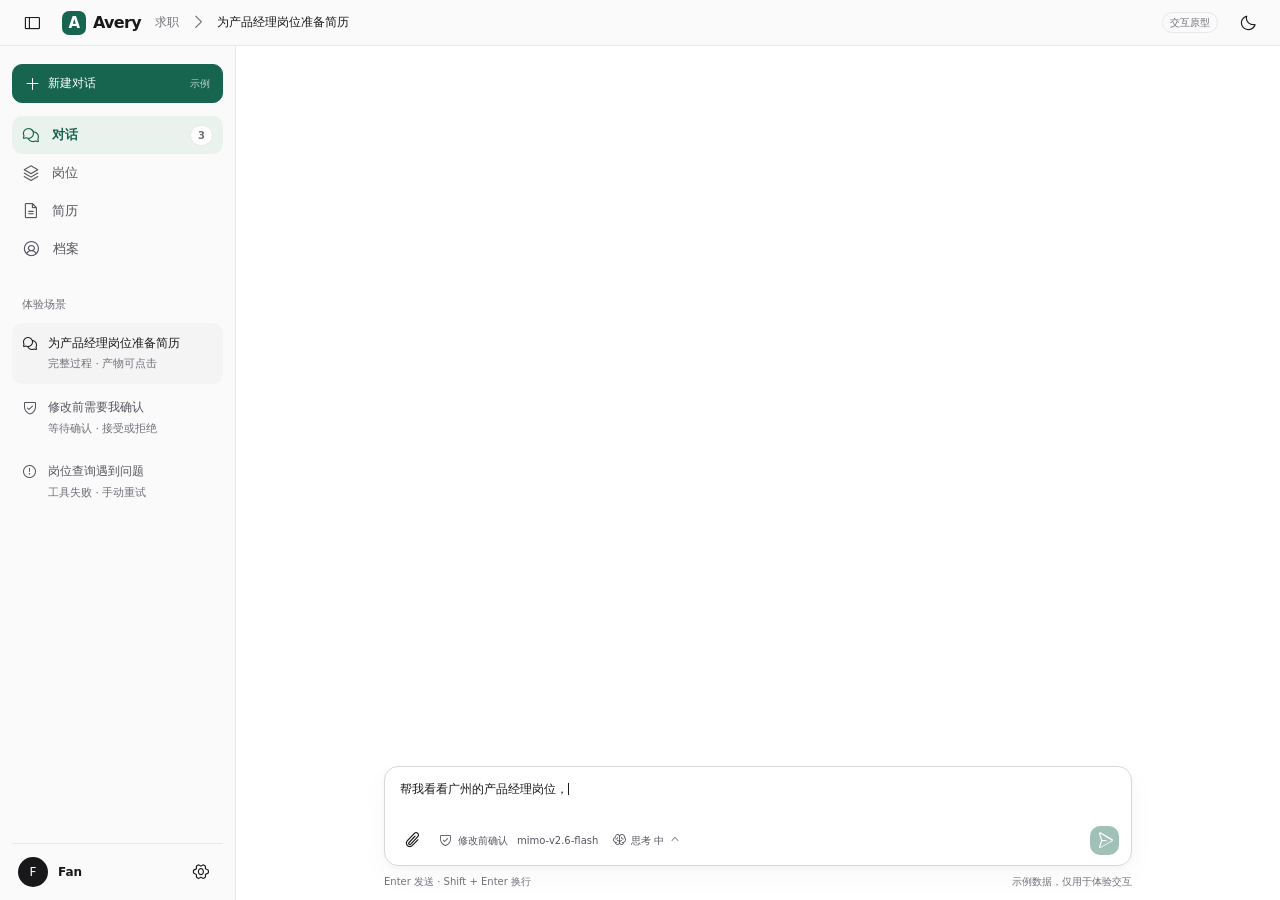
<file: prototypes/avery/full/chat-experience/index.html>
<!doctype html>
<html lang="zh-CN" data-theme="light">
<head>
<meta charset="utf-8">
<meta name="viewport" content="width=device-width,initial-scale=1">
<title>Avery · 对话体验原型</title>
<!--
Phosphor Icons 内嵌字体许可：
MIT License
Copyright (c) 2020-2021 Phosphor Icons
Permission is hereby granted, free of charge, to any person obtaining a copy
of this software and associated documentation files (the "Software"), to deal
in the Software without restriction, including without limitation the rights
to use, copy, modify, merge, publish, distribute, sublicense, and/or sell
copies of the Software, and to permit persons to whom the Software is
furnished to do so, subject to the following conditions:
The above copyright notice and this permission notice shall be included in all
copies or substantial portions of the Software.
THE SOFTWARE IS PROVIDED "AS IS", WITHOUT WARRANTY OF ANY KIND, EXPRESS OR
IMPLIED, INCLUDING BUT NOT LIMITED TO THE WARRANTIES OF MERCHANTABILITY,
FITNESS FOR A PARTICULAR PURPOSE AND NONINFRINGEMENT. IN NO EVENT SHALL THE
AUTHORS OR COPYRIGHT HOLDERS BE LIABLE FOR ANY CLAIM, DAMAGES OR OTHER
LIABILITY, WHETHER IN AN ACTION OF CONTRACT, TORT OR OTHERWISE, ARISING FROM,
OUT OF OR IN CONNECTION WITH THE SOFTWARE OR THE USE OR OTHER DEALINGS IN THE
SOFTWARE.
-->
<style>
/* Avery 原有设计令牌与 Phosphor 字体；字体嵌入后可离线使用。 */
@font-face{font-family:Phosphor;src:url('[data-uri]') format('woff2');font-display:block}
:root{color-scheme:light;--bg:#fff;--surface:#fafafa;--soft:#f4f4f5;--line:#e8e8ea;--strong:#d8d8dc;--text:#18181b;--muted:#55555e;--faint:#71717a;--accent:#17654f;--tint:#eaf2ee;--on:#fff;--danger:#b4413c;--shadow:0 2px 5px #18181b08,0 10px 30px #18181b08;--ease:cubic-bezier(.16,1,.3,1)}
[data-theme=dark]{color-scheme:dark;--bg:#131315;--surface:#161619;--soft:#1f1f24;--line:#2a2a30;--strong:#3a3a42;--text:#f4f4f5;--muted:#b2b2bc;--faint:#a0a0ab;--accent:#63ba9b;--tint:#172c24;--on:#07201a;--danger:#ef9b94;--shadow:0 8px 30px #0003}
*{box-sizing:border-box}body{margin:0;font:14px/1.7 'Segoe UI Variable Text','Segoe UI','Microsoft YaHei',system-ui,sans-serif;color:var(--text);background:var(--bg)}button,input,textarea,select{font:inherit;color:inherit}button{border:0;background:none;cursor:pointer}button:disabled{opacity:.4;cursor:default}button,select{white-space:nowrap}button:hover:not(:disabled){background:var(--soft)}button:focus-visible,a:focus-visible,summary:focus-visible,textarea:focus-visible,select:focus-visible{outline:2px solid var(--accent);outline-offset:3px}[hidden]{display:none!important}a{color:var(--accent);text-decoration:none}a:hover{text-decoration:underline}.ico{font-family:Phosphor!important;font-style:normal;font-weight:400;display:inline-block;line-height:1;flex:none;font-size:18px;vertical-align:-3px}.icon-btn{width:32px;height:32px;display:inline-grid;place-items:center;border-radius:10px;flex:none}.btn{display:inline-flex;align-items:center;justify-content:center;gap:7px;height:33px;padding:0 12px;border:1px solid var(--line);border-radius:10px;font-size:12px;font-weight:550}.btn .ico{font-size:16px}.primary{background:var(--accent);color:var(--on);border-color:var(--accent)}.primary:hover:not(:disabled){background:var(--accent);filter:brightness(.94)}.badge{font-size:10px;padding:2px 7px;border:1px solid var(--line);border-radius:99px;color:var(--faint);line-height:1.5}.spacer{flex:1}.small{font-size:11px;color:var(--faint)}
.app{height:100dvh;min-height:450px;display:grid;grid-template-rows:46px minmax(0,1fr);overflow:hidden}.topbar{display:flex;align-items:center;gap:14px;padding:0 16px;border-bottom:1px solid var(--line);font-size:12px;background:var(--surface)}.brand{font-size:16px;font-weight:700;letter-spacing:-.7px}.mark{display:inline-grid;width:24px;height:24px;place-items:center;background:var(--accent);color:var(--on);border-radius:7px;margin-right:7px;font-size:15px}.crumb{display:flex;align-items:center;gap:10px;color:var(--faint);min-width:0}.crumb strong{font-weight:500;color:var(--text);overflow:hidden;text-overflow:ellipsis;white-space:nowrap}.workspace{display:flex;min-height:0;min-width:0}.sidebar{width:236px;flex:none;background:var(--surface);border-right:1px solid var(--line);padding:18px 12px 12px;display:flex;flex-direction:column;overflow:hidden}.new-chat{width:100%;justify-content:flex-start;height:39px;margin-bottom:13px}.new-chat small{margin-left:auto;font-size:10px;opacity:.7}.nav{display:flex;align-items:center;gap:12px;width:100%;padding:8px 10px;border-radius:10px;text-align:left;color:var(--muted);font-size:13px}.nav.active{background:var(--tint);color:var(--accent);font-weight:600}.nav .badge{margin-left:auto;background:var(--bg)}.section-label{font-size:11px;color:var(--faint);padding:28px 10px 8px}.conversation{padding:10px;border-radius:10px;text-align:left;display:flex;gap:10px;width:100%;color:var(--muted);margin-bottom:3px;font-size:12px}.conversation .ico{font-size:16px;margin-top:3px}.conversation.active{background:var(--soft);color:var(--text)}.conversation span{min-width:0}.conversation b{font-weight:500;display:block;overflow:hidden;text-overflow:ellipsis;white-space:nowrap}.conversation small{font-size:11px;color:var(--faint)}.sidebar-foot{margin-top:auto;padding:12px 6px 0;border-top:1px solid var(--line);display:flex;align-items:center;gap:10px}.avatar{width:30px;height:30px;display:grid;place-items:center;border-radius:99px;color:var(--bg);background:var(--text);font-size:12px}.sidebar-foot strong{font-size:12px;font-weight:550}.main{display:flex;flex:1;min-width:0;position:relative;overflow:hidden}.chat{display:flex;flex-direction:column;flex:1;min-width:0;position:relative}.scroll{flex:1;min-height:0;overflow-y:auto;overscroll-behavior:contain;scrollbar-width:thin;scrollbar-color:var(--strong) transparent}.thread{width:min(100%,820px);margin:auto;padding:30px 36px 34px}.date{text-align:center;font-size:10px;color:var(--faint);margin-bottom:26px}.user-message{max-width:84%;margin-left:auto;background:var(--soft);border-radius:14px;padding:13px 17px;line-height:1.9;font-size:13px}.user-meta{text-align:right;color:var(--faint);font-size:11px;margin-top:7px}.assistant-head{display:flex;align-items:center;gap:9px;margin:30px 0 17px;font-size:12px;font-weight:650}.assistant-head .mark{width:23px;height:23px;font-size:13px;margin:0}.assistant-head small{color:var(--faint);font-size:10px;font-weight:400}.flow{padding-left:32px}.part{margin:0 0 14px;animation:enter .25s var(--ease)}
.reason summary,.tool summary{list-style:none;display:flex;align-items:center;gap:8px;cursor:pointer;min-height:31px}.reason summary::-webkit-details-marker,.tool summary::-webkit-details-marker{display:none}.reason summary{color:var(--faint);font-size:12px}.reason summary .ico:first-child{font-size:17px}.chev{font-size:12px!important;transition:transform .18s;margin-left:3px}details[open]>summary .chev{transform:rotate(90deg)}.duration{margin-left:auto;color:var(--faint);font-size:10px;font-variant-numeric:tabular-nums}.reason-body{border-left:1px solid var(--strong);margin:8px 0 5px 8px;padding:1px 15px 2px;color:var(--muted);font-size:12px;line-height:1.95;max-width:620px}.reason-body p{margin:0 0 8px}.reason-body p:last-child{margin:0}.tools{border-left:1px solid var(--line);padding-left:13px;margin-left:8px}.tool{margin:0 0 3px}.tool summary{font-size:12px;color:var(--muted);border-radius:7px;padding:3px 6px 3px 0}.tool summary:hover{color:var(--text)}.tool summary>.ico:first-child{font-size:15px;color:var(--accent)}.tool[data-status=failed] summary>.ico:first-child{color:var(--danger)}.tool[data-status=waiting] summary>.ico:first-child{color:var(--text)}.tool-title{font-weight:500}.tool-result{font-size:11px;color:var(--faint);overflow:hidden;text-overflow:ellipsis;white-space:nowrap;min-width:0}.tool .chev{margin-left:auto}.tool-body{margin:5px 0 11px 22px;padding:11px 13px;background:var(--surface);border:1px solid var(--line);border-radius:10px;font-size:11px;color:var(--muted)}.tool-body p{margin:8px 0 0}.tool-body code{font-size:10px;color:var(--faint)}.detail-grid{display:grid;grid-template-columns:48px 1fr;gap:5px 8px;line-height:1.8}.detail-grid span:nth-child(odd){color:var(--faint)}.parallel{font-size:10px;color:var(--faint);padding-bottom:3px}.narrative{font-size:13px;line-height:1.95;margin:15px 0}.narrative p{margin:0 0 12px}.narrative ul{padding-left:18px;margin:7px 0 14px}.narrative a{font-weight:550;border-bottom:1px solid color-mix(in srgb,var(--accent) 35%,transparent);text-decoration:none}.narrative a:hover{border-color:var(--accent);background:var(--tint)}.narrative a .ico{font-size:12px;margin-left:2px}.resource{display:flex;align-items:center;gap:12px;padding:13px 14px;border:1px solid var(--line);border-radius:14px;text-align:left;width:100%;max-width:440px;background:var(--bg);transition:border-color .2s,box-shadow .2s;margin:7px 0}.resource:hover{border-color:var(--accent);box-shadow:var(--shadow);background:var(--bg)!important}.resource-symbol{width:34px;height:39px;display:grid;place-items:center;background:var(--tint);color:var(--accent);border-radius:8px;flex:none}.resource-symbol .ico{font-size:22px}.resource-body{flex:1;min-width:0}.resource-title{display:flex;align-items:center;gap:7px;font-size:12px;font-weight:600}.resource-sub{display:block;color:var(--faint);font-size:10px;margin-top:2px}.resource>.ico{font-size:15px;color:var(--faint)}.approval{border:1px solid var(--strong);border-radius:14px;padding:15px 16px;margin:12px 0;background:var(--surface)}.approval h3{font-size:12px;margin:0 0 6px}.approval p{font-size:12px;color:var(--muted);margin:0 0 12px}.approval-actions{display:flex;gap:8px}.failure{color:var(--danger);font-size:12px;margin:9px 0 10px}.failure .btn{color:var(--text);margin-left:8px}.answer-footer{display:flex;align-items:center;gap:5px;padding-top:8px;color:var(--faint)}.answer-footer .icon-btn{width:28px;height:28px}.answer-footer .ico{font-size:15px}.answer-footer small{margin-left:5px;font-size:10px}
.composer-dock{padding:12px 24px 10px;background:var(--bg)}.composer{max-width:748px;margin:auto;border:1px solid var(--strong);border-radius:14px;padding:12px 12px 9px;box-shadow:var(--shadow)}.composer textarea{display:block;border:0;resize:none;background:none;width:100%;height:45px;outline:0;padding:0 3px;font-size:12px;line-height:1.7}.composer textarea::placeholder{color:var(--faint)}.composer-tools{display:flex;align-items:center;gap:9px}.composer-chip{font-size:10px;color:var(--muted);display:flex;align-items:center;gap:5px}.composer-chip .ico{font-size:14px}.send{width:29px;height:29px;background:var(--accent);color:var(--on);border-radius:10px;display:grid;place-items:center;margin-left:auto}.send:hover{background:var(--accent)!important;filter:brightness(.94)}.composer-hint{font-size:10px;color:var(--faint);max-width:748px;margin:7px auto 0;display:flex;justify-content:space-between;gap:8px}.panel{width:410px;max-width:48%;border-left:1px solid var(--line);background:var(--surface);display:flex;flex-direction:column;flex:none;min-width:0;animation:panel-enter .28s var(--ease)}.panel-head{height:59px;display:flex;align-items:center;gap:8px;padding:0 17px;border-bottom:1px solid var(--line);flex:none;font-size:12px}.panel-head .ico{font-size:17px}.panel-head .icon-btn{margin-left:auto}.panel-toolbar{display:flex;align-items:center;justify-content:space-between;padding:13px 20px;font-size:11px;color:var(--faint);gap:8px}.panel-toolbar select{font-size:11px;border:1px solid var(--line);border-radius:8px;background:var(--bg);padding:5px 8px;max-width:200px}.panel-scroll{flex:1;overflow:auto;padding:4px 20px 28px;scrollbar-width:thin;scrollbar-color:var(--strong) transparent}.document{background:var(--bg);border:1px solid var(--line);border-radius:10px;padding:24px 23px;font-size:12px}.document h1{font-size:22px;margin:0 0 2px;letter-spacing:1px}.document .subtitle{font-size:11px;color:var(--muted);margin-bottom:18px}.document h2{font-size:12px;margin:21px 0 8px;padding-bottom:6px;border-bottom:1px solid var(--line);color:var(--accent)}.document p{font-size:11px;color:var(--muted);margin:7px 0;line-height:1.95}.document ul{margin:5px 0;padding-left:16px;font-size:11px;color:var(--muted);line-height:1.95}.document strong{color:var(--text);font-weight:600}.document .job{margin-top:12px;padding:11px 0;border-bottom:1px solid var(--line)}.document .job:last-child{border-bottom:0}.document .job b{font-size:12px;font-weight:600}.job-meta{font-size:10px;color:var(--faint);margin:4px 0}.match{color:var(--accent);font-size:11px}.panel-foot{display:flex;gap:7px;border-top:1px solid var(--line);padding:13px 18px;align-items:center;justify-content:space-between}.panel-foot .btn{height:31px;font-size:11px}.backdrop{display:none}.toast{position:fixed;z-index:10;bottom:27px;left:50%;transform:translateX(-50%);max-width:calc(100% - 32px);border:1px solid var(--line);border-radius:99px;padding:10px 17px;background:var(--text);color:var(--bg);box-shadow:var(--shadow);font-size:12px;text-align:center}.settings{position:absolute;z-index:5;right:20px;top:56px;width:262px;padding:16px;background:var(--bg);border:1px solid var(--line);border-radius:14px;box-shadow:var(--shadow)}.settings h3{font-size:12px;margin:0 0 13px}.setting-row{display:flex;justify-content:space-between;align-items:center;margin:11px 0;font-size:12px;gap:15px}.setting-row input{accent-color:var(--accent);width:15px;height:15px}.settings p{font-size:11px;color:var(--faint);margin:13px 0 0}.sidebar-collapsed .sidebar{display:none}.running-icon{animation:spin 1.3s linear infinite}.mini-link{color:var(--accent);font-size:11px;text-align:left}.followup{border-top:1px solid var(--line);padding-top:22px;margin-top:25px}.followup .narrative{margin:16px 0 0 32px}.jump-bottom{position:absolute;bottom:153px;left:50%;transform:translateX(-50%);background:var(--bg);border:1px solid var(--line);border-radius:99px;padding:5px 12px;box-shadow:var(--shadow);font-size:11px}
@keyframes enter{from{opacity:0;transform:translateY(4px)}to{opacity:1;transform:translateY(0)}}@keyframes panel-enter{from{opacity:0;transform:translateX(14px)}to{opacity:1;transform:translateX(0)}}@keyframes spin{to{transform:rotate(360deg)}}
@media(min-width:1600px){.sidebar{width:258px}.panel{width:470px}.thread{padding-top:38px}}
@media(max-width:1100px){.sidebar{width:196px}.thread{padding:24px}.panel{width:365px;max-width:46%}.document{padding:20px 17px}.panel-scroll{padding-right:14px;padding-left:14px}.composer-chip.model{display:none}}
@media(max-width:900px){.panel{position:absolute;z-index:7;right:0;top:0;bottom:0;width:420px;max-width:min(92vw,470px);box-shadow:-12px 0 40px #0002}.main.has-panel .backdrop{display:block;position:absolute;z-index:6;inset:0;background:#0003}.sidebar{width:180px}.thread{padding:23px 22px}}
@media(max-width:640px){.sidebar{display:none}.topbar{padding:0 10px;gap:9px}.crumb{gap:5px}.crumb>span{display:none}.topbar .badge{display:none}.thread{padding:20px 17px 25px}.flow{padding-left:4px}.user-message{max-width:94%;font-size:12px}.tool-result{max-width:128px}.composer-dock{padding:10px 12px}.composer-hint{font-size:9px}.composer-chip.permission{display:none}.panel{max-width:100%;width:100%}.settings{right:12px}.date{margin-bottom:18px}.resource-title{font-size:11px}.resource{max-width:100%}}
@media(prefers-reduced-motion:reduce){*,*::before,*::after{animation:none!important;transition:none!important;scroll-behavior:auto!important}}
@media(max-width:640px){#toggleSidebar{display:none}}
.process>summary{display:flex;align-items:center;gap:8px;list-style:none;cursor:pointer;min-height:34px;color:var(--faint);font-size:12px;width:fit-content;border-radius:8px}
.process>summary::-webkit-details-marker{display:none}.process>summary:hover{color:var(--text)}.process>summary>.ico:first-child{font-size:16px;color:var(--accent)}.process>summary .small{font-size:10px}.process-body{padding-top:12px}
/* 沿用项目三球动画，等待用户操作时仍播放，完成后隐藏。 */
.work-indicator{display:flex;align-items:center;gap:12px;margin:0 0 20px 32px;min-height:44px;color:var(--accent)}
.work-art{width:24px;height:24px;flex:none;overflow:visible}
.work-art circle{fill:currentColor}
.work-copy{min-width:0}.work-title{font-size:12px;font-weight:550;color:var(--accent);line-height:1.8}
.work-caption{font-size:11px;color:var(--faint);line-height:1.8;margin-top:1px}
.work-indicator[data-mode=waiting] .work-caption{color:var(--muted)}
.composer-field{position:relative}
.typing-preview{position:absolute;inset:0;pointer-events:none;overflow:hidden;padding:0 3px;font-size:12px;line-height:1.7;white-space:pre-wrap;overflow-wrap:break-word;color:transparent}
.typing-caret{display:inline-block;height:1em;border-left:1px solid var(--text);vertical-align:-.13em;animation:caret-blink .7s steps(1,end) infinite}
.composer.is-typing textarea{caret-color:transparent}
.composer .send{transition:transform .18s var(--ease),filter .18s var(--ease)}
.composer.is-sending .send{transform:scale(.86);filter:brightness(.85)}
@keyframes caret-blink{0%,100%{opacity:1}50%{opacity:0}}
@media(max-width:640px){.work-indicator{margin-left:4px}.work-caption{font-size:10px}}
</style>
</head>
<body>
<div class="app" id="app">
 <header class="topbar">
  <button class="icon-btn" id="toggleSidebar" aria-label="收起导航栏" title="收起导航栏"><i class="ico" aria-hidden="true">&#xec24;</i></button>
  <div class="brand"><span class="mark">A</span>Avery</div>
  <div class="crumb"><span>求职</span><i class="ico" aria-hidden="true">&#xe13a;</i><strong>为产品经理岗位准备简历</strong></div>
  <span class="spacer"></span><span class="badge">交互原型</span>
  <button class="icon-btn" id="themeToggle" aria-label="切换深浅主题" title="切换深浅主题"><i class="ico" aria-hidden="true">&#xe330;</i></button>
 </header>
 <div class="workspace">
  <aside class="sidebar" aria-label="场景导航">
   <button class="btn primary new-chat" id="newDemo"><i class="ico" aria-hidden="true">&#xe3d4;</i>新建对话<small>示例</small></button>
   <button class="nav active" data-action="chat"><i class="ico" aria-hidden="true">&#xe17e;</i>对话<span class="badge">3</span></button>
   <button class="nav" data-resource="jobs"><i class="ico" aria-hidden="true">&#xe466;</i>岗位</button>
   <button class="nav" data-resource="resume"><i class="ico" aria-hidden="true">&#xe23a;</i>简历</button>
   <button class="nav" data-resource="profile"><i class="ico" aria-hidden="true">&#xe4c4;</i>档案</button>
   <div class="section-label">体验场景</div>
   <button class="conversation active" data-scenario="normal"><i class="ico" aria-hidden="true">&#xe17e;</i><span><b>为产品经理岗位准备简历</b><small>完整过程 · 产物可点击</small></span></button>
   <button class="conversation" data-scenario="approval"><i class="ico" aria-hidden="true">&#xe40c;</i><span><b>修改前需要我确认</b><small>等待确认 · 接受或拒绝</small></span></button>
   <button class="conversation" data-scenario="failure"><i class="ico" aria-hidden="true">&#xe4e2;</i><span><b>岗位查询遇到问题</b><small>工具失败 · 手动重试</small></span></button>
   <div class="sidebar-foot"><div class="avatar">F</div><strong>Fan</strong><span class="spacer"></span><button class="icon-btn" data-action="settings" aria-label="展示设置" title="展示设置"><i class="ico" aria-hidden="true">&#xe272;</i></button></div>
  </aside>
  <main class="main" id="main">
   <section class="chat" aria-label="对话">
    <div class="settings" id="settings" hidden>
     <h3>对话展示</h3>
     <label class="setting-row">显示思考分段<input type="checkbox" id="showReasoning" checked></label>
     <label class="setting-row">展开工具详情<input type="checkbox" id="expandTools"></label>
     <label class="setting-row">显示产物卡片<input type="checkbox" id="showCards" checked></label>
     <p>关闭产物卡片后，仍可点击回答中的产物名称。调整设置可对比阅读体验。</p>
    </div>
    <div class="scroll" id="scroll"><div class="thread">
     <div class="date" id="taskDate" hidden>今天 · 10:24</div>
     <div class="user-message" id="taskMessage" hidden>帮我看看广州的产品经理岗位，选出和我比较匹配的机会，再根据最合适的岗位准备一份简历。先不要投递。</div>
     <div class="user-meta" id="taskMeta" hidden>Fan · 10:24</div>
     <div class="assistant-head" id="assistantHead" hidden><span class="mark">A</span>Avery<small id="assistantMeta">正在处理</small></div>
     <div class="work-indicator" id="workIndicator" data-mode="working" role="status" aria-live="polite" hidden>
       <svg class="work-art" viewBox="-44 -44 88 88" xmlns="http://www.w3.org/2000/svg" aria-hidden="true">
        <circle r="8" cx="-24" cy="0"/>
        <circle r="8" cx="0" cy="0"/>
        <circle r="8" cx="24" cy="0"/>
      </svg>
      <div class="work-copy"><div class="work-title" id="workTitle">正在梳理你的需求</div><div class="work-caption" id="workCaption">结合已有资料，确定下一步</div></div>
     </div>
     <div class="flow" id="flow"></div><div id="followups"></div>
    </div></div>
    <button class="jump-bottom" id="jumpBottom" hidden>回到最新内容 ↓</button>
    <div class="composer-dock">
     <form class="composer" id="composer">
      <div class="composer-field">
       <textarea id="input" aria-label="发送消息" placeholder="对话自动循环播放。完成后可试试：打开简历，或对比岗位。" rows="2"></textarea>
       <div class="typing-preview" id="typingPreview" aria-hidden="true" hidden><span id="typingText"></span><span class="typing-caret"></span></div>
      </div>
      <div class="composer-tools">
       <button class="icon-btn" type="button" id="attach" aria-label="示例附件"><i class="ico" aria-hidden="true">&#xe39a;</i></button>
       <span class="composer-chip permission"><i class="ico" aria-hidden="true">&#xe40c;</i>修改前确认</span>
       <span class="composer-chip model">mimo-v2.6-flash</span>
       <button class="composer-chip" type="button" id="reasoningShortcut" title="显示或隐藏思考分段"><i class="ico" aria-hidden="true">&#xe74e;</i>思考 中<i class="ico" style="font-size:10px" aria-hidden="true">&#xe13c;</i></button>
       <button class="send" id="sendButton" type="submit" aria-label="发送"><i class="ico" aria-hidden="true">&#xe396;</i></button>
      </div>
     </form>
     <div class="composer-hint"><span>Enter 发送 · Shift + Enter 换行</span><span>示例数据，仅用于体验交互</span></div>
    </div>
   </section>
   <button class="backdrop" id="backdrop" aria-label="关闭产物预览" hidden></button>
   <aside class="panel" id="panel" aria-label="产物预览" hidden>
    <header class="panel-head"><i class="ico" id="panelIcon" aria-hidden="true">&#xe23a;</i><span id="panelLabel">简历</span><span class="spacer"></span><button class="icon-btn" id="closePanel" aria-label="关闭产物预览" title="关闭预览 · Esc"><i class="ico" aria-hidden="true">&#xe4f6;</i></button></header>
    <div class="panel-toolbar"><span id="panelContext">本轮生成的版本</span><select id="version" aria-label="选择简历版本"><option value="3">v3 · 针对产品经理岗位</option><option value="2">v2 · 修改前的版本</option></select></div>
    <div class="panel-scroll" id="panelBody"></div>
    <footer class="panel-foot"><span class="small" id="panelFootnote">已保存 · 示例产物</span><button class="btn" id="download"><i class="ico" aria-hidden="true">&#xe20c;</i><span>下载 Markdown</span></button></footer>
   </aside>
  </main>
 </div>
</div>
<div class="toast" id="toast" role="status" aria-live="polite" hidden></div>
<script>
'use strict';
const $ = function(id){return document.getElementById(id);};
const glyphs={brain:'e74e',check:'e182',spinner:'eb44',file:'e23a',caret:'e13a',play:'e3d0',clock:'e19a',warn:'e4e2',shield:'e40c',copy:'e1ca',jobs:'e466',user:'e4c4',arrow:'e06c',close:'e4f6',sun:'e472',moon:'e330'};
function icon(name,cls){return '<i class="ico '+(cls||'')+'" aria-hidden="true">&#x'+(glyphs[name]||glyphs.file)+';</i>';}
function escapeHtml(value){return String(value).replace(/[&<>"']/g,function(c){return {'&':'&amp;','<':'&lt;','>':'&gt;','"':'&quot;',"'":'&#39;'}[c];});}
// 所有运行和资料均为内置示例，不访问模型或真实工作空间。
const state={scenario:'normal',stage:0,submitted:false,typing:false,playing:false,approved:false,rejected:false,retried:false,panel:null,version:3,openDetails:new Set(),showReasoning:true,expandTools:false,showCards:true};
const PLAYBACK_SPEED=2,STEP_DURATION_MS=1250/PLAYBACK_SPEED,RESULT_HOLD_MS=3000;
const TASK_TEXT=$('taskMessage').textContent,CARET_LEAD_MS=700,TYPE_INTERVAL_MS=22,BEFORE_SEND_MS=300,SEND_PRESS_MS=180;
const INPUT_PLACEHOLDER=$('input').placeholder;
let playbackTimer=null,typingTimer=null,toastTimer=null,returnFocus=null;
const links={resume:'avery://resume/product-manager?revision=3',jobs:'avery://jobs/shortlist',profile:'avery://profile/job-intention'};
const titles={resume:'产品经理简历',jobs:'匹配岗位清单',profile:'求职意向'};
function notify(message){clearTimeout(toastTimer);$('toast').textContent=message;$('toast').hidden=false;toastTimer=setTimeout(function(){$('toast').hidden=true;},3200);}
function blocked(){return !state.rejected&&((state.scenario==='approval'&&state.stage===5&&!state.approved)||(state.scenario==='failure'&&state.stage===3&&!state.retried));}
function finished(){return state.stage>=7||state.rejected;}
/** 与 WorkingIndicator.tsx 保持相同的跳跃、聚环、旋转和展开轨迹。 */
function createWorkAnimation(){
 const balls=$('workIndicator').querySelectorAll('circle');
 const reducedMotion=matchMedia('(prefers-reduced-motion: reduce)');
 const speed=1.5,cycleDuration=7200;
 const ease=function(value){return value*value*(3-2*value);};
 const lerp=function(from,to,progress){return from+(to-from)*progress;};
 let elapsed=0,last=null,frameId=0;
 function frame(now){
  if(last!==null)elapsed+=Math.min(now-last,50)*speed;
  last=now;
  const time=(elapsed%cycleDuration)/1000;
  balls.forEach(function(ball,index){
   const line=(index-1)*24,angle=-Math.PI/2+index*Math.PI*2/3;
   let x=line,y=0;
   if(time<2.1){
    const progress=(time-index*.18)/.65;
    if(progress>0&&progress<1)y=-15*Math.sin(Math.PI*progress)**2;
   }else if(time<3.1){
    const progress=ease(time-2.1);
    x=lerp(line,Math.cos(angle)*28,progress);y=lerp(0,Math.sin(angle)*28,progress);
   }else if(time<5.2){
    const rotation=angle+Math.PI*2*ease((time-3.1)/2.1);
    x=Math.cos(rotation)*28;y=Math.sin(rotation)*28;
   }else if(time<6.3){
    const progress=ease((time-5.2)/1.1);
    x=lerp(Math.cos(angle)*28,line,progress);y=lerp(Math.sin(angle)*28,0,progress);
   }
   ball.setAttribute('cx',x.toFixed(3));ball.setAttribute('cy',y.toFixed(3));
  });
  frameId=requestAnimationFrame(frame);
 }
 function update(){
  if(reducedMotion.matches||document.hidden||$('workIndicator').hidden){
   cancelAnimationFrame(frameId);frameId=0;last=null;
  }else if(!frameId){last=null;frameId=requestAnimationFrame(frame);}
 }
 function cleanup(){
  cancelAnimationFrame(frameId);
  reducedMotion.removeEventListener('change',update);
  document.removeEventListener('visibilitychange',update);
 }
 reducedMotion.addEventListener('change',update);
 document.addEventListener('visibilitychange',update);
 return {update:update,cleanup:cleanup};
}
/** 动画与任务推进分开，等待确认不停止三球轨迹。 */
function updateWorkIndicator(){
 const indicator=$('workIndicator');
 indicator.hidden=!state.submitted||finished();
 workAnimation.update();
 if(!state.submitted||finished()){indicator.dataset.mode='complete';return;}
 const waiting=blocked(),failed=waiting&&state.scenario==='failure';
 indicator.dataset.mode=waiting?'waiting':'working';
 const phases=[
  ['正在梳理你的需求','结合已有背景，确定下一步'],
  ['正在了解你的经历与求职机会','读取资料、检索岗位，两项工具并行处理'],
  ['正在筛选匹配的岗位','简历与档案已读取，继续查询岗位'],
  ['正在对齐经历与岗位要求','结合调研、原型与数据分析经历进行匹配'],
  ['正在准备定制简历','保留真实经历，调整重点与表达'],
  ['正在生成定制简历','保留原版本，整理适合这个岗位的新版本'],
  ['正在整理结果与产物','简历已保存，准备本轮结果']
 ];
 const phase=phases[state.stage];
 $('workTitle').textContent=waiting?(failed?'查询暂时遇到问题':'等待你的确认'):phase[0];
 $('workCaption').textContent=waiting?(failed?'已有资料已保留，可以重试岗位查询':'确认修改后，Avery 会继续工作'):phase[1];
}
function resourceLink(kind,label){return '<a href="'+links[kind]+'" data-resource="'+kind+'">'+(label||titles[kind])+icon('arrow')+'</a>';}
function thought(id,title,body,duration,live){
 if(!state.showReasoning)return '';
 return '<details class="part reason" data-detail="'+id+'" '+(state.openDetails.has(id)?'open':'')+'><summary>'+icon(live?'spinner':'brain',live?'running-icon':'')+'<span>'+title+'</span>'+icon('caret','chev')+'<span class="duration">'+(live?'思考中':duration)+'</span></summary><div class="reason-body">'+body+'</div></details>';
}
function tool(id,title,result,status,detail){
 const symbol=status==='running'?'spinner':status==='failed'?'warn':status==='waiting'?'shield':status==='rejected'?'close':'check';
 return '<details class="tool" data-status="'+status+'" data-detail="'+id+'" '+(state.openDetails.has(id)||state.expandTools?'open':'')+'><summary>'+icon(symbol,status==='running'?'running-icon':'')+'<span class="tool-title">'+title+'</span><span class="tool-result">'+result+'</span>'+icon('caret','chev')+'</summary><div class="tool-body">'+detail+'</div></details>';
}
function card(kind,subtitle){
 if(!state.showCards)return '';
 return '<button class="resource" data-resource="'+kind+'"><span class="resource-symbol">'+icon(kind==='jobs'?'jobs':'file')+'</span><span class="resource-body"><span class="resource-title">'+titles[kind]+(kind==='resume'?'<span class="badge">v3</span>':'')+'</span><span class="resource-sub">'+subtitle+'</span></span>'+icon('arrow')+'</button>';
}
function renderChat(autoFollow){
 ['taskDate','taskMessage','taskMeta','assistantHead'].forEach(function(id){$(id).hidden=!state.submitted;});
 if(!state.submitted){$('flow').replaceChildren();updateWorkIndicator();updateJump();return;}
 const scroll=$('scroll'),follow=scroll.scrollHeight-scroll.scrollTop-scroll.clientHeight<90,s=state.stage;
 let html=thought('think-1','思考 1 · 先了解你的背景','<p>先查看已有简历和求职意向，再检索广州的产品经理岗位。只筛选和准备材料，不执行投递。</p>','2.4 秒',s===0);
 if(s>=1){
  const failed=state.scenario==='failure'&&s===3&&!state.retried;
  html+='<div class="part tools"><div class="parallel">并行处理 · 2 项</div>';
  html+=tool('read-resume','读取简历与档案',s>=2?'已读取 · 2 份资料':'正在读取',s>=2?'done':'running','<div class="detail-grid"><span>工具</span><span><code>ReadResume / ReadProfiles</code></span><span>读取</span><span>产品经理简历 v2、求职意向</span><span>结果</span><span>'+(s>=2?'已取得项目经历、教育背景和意向城市':'正在读取已有资料')+'</span></div>'+(s>=2?'<p>'+resourceLink('profile','查看求职意向')+'</p>':''));
  html+=tool('search-jobs','查询广州产品经理岗位',failed?'查询失败':s>=3?'12 条结果 · 3 条优先推荐':'正在查询',failed?'failed':s>=3?'done':'running','<div class="detail-grid"><span>工具</span><span><code>ReadJobs</code></span><span>条件</span><span>广州 · 产品经理 · 校招 / 应届</span><span>结果</span><span>'+(failed?'岗位库暂时未响应。本次查询没有写入或投递操作。':s>=3?'找到 12 个岗位，保留 3 个匹配机会。':'正在检索已保存的岗位库。')+'</span></div>'+(s>=3&&!failed?'<p>'+resourceLink('jobs','查看匹配岗位')+'</p>':''));
  html+='</div>';
  if(failed)html+='<div class="part failure">岗位库暂时未响应，已有资料已保留。<button class="btn" data-action="retry">重试查询</button></div>';
 }
 if(s>=3&&!(state.scenario==='failure'&&!state.retried))html+=thought('think-2','思考 2 · 将经历与岗位要求对齐','<p>优先推荐「岭南智研 · AI 产品经理」：它关注需求分析、原型设计和数据验证，与你的项目经历更接近。</p><p>接下来调整简历的项目顺序，突出已有的调研和数据成果，不新增未经确认的经历。</p>','3.1 秒',s===3);
 if(s>=4)html+='<div class="part narrative"><p>我找到了 3 个值得优先考虑的机会。接下来会围绕 AI 产品经理岗位，突出你的用户调研和数据分析经历。</p></div>';
 if(s>=5){
  const waiting=state.scenario==='approval'&&!state.approved&&!state.rejected;
  const status=state.rejected?'rejected':waiting?'waiting':s>=6?'done':'running';
  html+='<div class="part tools">'+tool('write-resume','生成定制简历',state.rejected?'已拒绝 · 未作修改':waiting?'等待你的确认':s>=6?'已保存新版本 v3':'正在整理项目经历',status,'<div class="detail-grid"><span>工具</span><span><code>UpdateResume</code></span><span>调整</span><span>项目顺序、经历表述、求职方向</span><span>保留</span><span>原版本 v2；不新增经历，不执行投递</span><span>状态</span><span>'+(state.rejected?'你已拒绝修改，原简历保持不变。':waiting?'确认后才会生成新版本。':s>=6?'已完成，新版本可从产物入口打开。':'正在生成新版本。')+'</span></div>')+'</div>';
  if(waiting)html+='<div class="part approval"><h3>允许更新这份简历吗？</h3><p>将调整「产品经理简历」的项目顺序和描述，另存为 v3，原版本 v2 保留。</p><div class="approval-actions"><button class="btn primary" data-action="approve">允许修改</button><button class="btn" data-action="reject">暂不修改</button></div></div>';
 }
 // 完成时把整个过程收进新建的折叠组；产物与最终回答始终留在组外。
 // 等待确认、失败待重试都不算完成，操作入口仍保持可见。
 if(finished())html='<details class="part process" data-detail="process" '+(state.openDetails.has('process')?'open':'')+'><summary>'+icon('check')+'<span>查看处理过程</span><span class="small">2 段思考 · 3 项工具</span>'+icon('caret','chev')+'</summary><div class="process-body">'+html+'</div></details>';
 if(state.rejected)html+='<div class="part narrative"><p>好的，已保留原简历，没有执行修改。你仍可以查看'+resourceLink('jobs')+'，决定下一步。</p></div>';
 if(s>=6&&!state.rejected)html+='<div class="part">'+card('resume','针对「岭南智研 · AI 产品经理」定制 · 已保存')+card('jobs','广州 · 3 个优先机会 · 含匹配说明')+'</div>';
 if(s>=7&&!state.rejected)html+='<div class="part narrative"><p>已为你准备好 '+resourceLink('resume','产品经理简历 v3')+'，原来的 v2 已保留。</p><ul><li>将用户调研项目前置，对齐需求分析能力。</li><li>突出已有数据成果，保留真实的职责边界。</li><li>求职方向调整为 AI 产品经理。</li></ul><p>你可以先看 '+resourceLink('jobs')+'，再决定是否继续修改简历。<strong>本轮没有执行投递。</strong></p></div>';
 if(finished())html+='<div class="answer-footer"><button class="icon-btn" data-action="copy" aria-label="复制回答" title="复制回答">'+icon('copy')+'</button><span class="badge">本轮完成</span><small>产物名称与卡片均可点击</small></div>';
 $('flow').innerHTML=html;
 $('flow').querySelectorAll('details').forEach(function(node){node.addEventListener('toggle',function(){if(!node.isConnected)return;if(node.open)state.openDetails.add(node.dataset.detail);else state.openDetails.delete(node.dataset.detail);});});
 const label=state.rejected?'已保留原简历':blocked()?(state.scenario==='approval'?'等待确认':'等待重试'):finished()?'已完成':state.playing?'正在处理':'演示已暂停';
 $('assistantMeta').textContent=label;
 updateWorkIndicator();
 if(state.panel==='resume')$('version').querySelector('option[value="3"]').disabled=s<6||state.rejected;
 if(follow&&autoFollow!==false)requestAnimationFrame(function(){scroll.scrollTop=scroll.scrollHeight;updateJump();});
 updateJump();
}
function pause(){clearTimeout(playbackTimer);playbackTimer=null;state.playing=false;}
function tick(){
 if(!state.playing)return;
 state.stage++;
 if(finished()||blocked())pause();
 renderChat();
 if(finished())scheduleReplay();
 else if(state.playing)playbackTimer=setTimeout(tick,STEP_DURATION_MS);
}
function start(){if(!state.submitted||blocked())return;clearTimeout(playbackTimer);state.playing=true;renderChat();playbackTimer=setTimeout(tick,STEP_DURATION_MS);}
/** 每轮从空输入框开始，输入阶段不渲染任务内容；发送完成才启动工作过程。 */
function beginDemo(){
 reset();state.typing=true;
 const input=$('input'),characters=Array.from(TASK_TEXT);
 let count=0;
 input.readOnly=true;input.placeholder='';$('sendButton').disabled=true;
 $('composer').classList.add('is-typing');$('typingPreview').hidden=false;
 function typeNext(){
  count++;input.value=characters.slice(0,count).join('');
  $('typingText').textContent=input.value;
  input.scrollTop=input.scrollHeight;$('typingPreview').scrollTop=input.scrollTop;
  if(count<characters.length){typingTimer=setTimeout(typeNext,TYPE_INTERVAL_MS);return;}
  typingTimer=setTimeout(function(){
   $('composer').classList.add('is-sending');
   typingTimer=setTimeout(sendDemoTask,SEND_PRESS_MS);
  },BEFORE_SEND_MS);
 }
 typingTimer=setTimeout(typeNext,CARET_LEAD_MS);
}
function sendDemoTask(){
 typingTimer=null;state.typing=false;state.submitted=true;
 $('input').value='';$('input').readOnly=false;$('input').placeholder=INPUT_PLACEHOLDER;
 $('typingPreview').hidden=true;$('typingText').textContent='';
 $('composer').classList.remove('is-typing','is-sending');$('sendButton').disabled=false;
 if(document.activeElement===$('input'))$('input').blur();
 start();
}
function scheduleReplay(){
 clearTimeout(playbackTimer);
 playbackTimer=setTimeout(function(){
  // 阅读产物或输入追问时保留现场，结束交互后再开始下一轮。
  if(state.panel||$('input').value.trim()||$('composer').contains(document.activeElement)||!$('settings').hidden){scheduleReplay();return;}
  beginDemo();
 },RESULT_HOLD_MS);
}
function reset(){
 pause();clearTimeout(typingTimer);typingTimer=null;
 state.submitted=false;state.typing=false;state.approved=false;state.rejected=false;state.retried=false;state.openDetails.clear();$('followups').replaceChildren();$('input').value='';
 $('input').readOnly=false;$('input').placeholder=INPUT_PLACEHOLDER;
 $('typingText').textContent='';$('typingPreview').hidden=true;$('typingPreview').scrollTop=0;
 $('composer').classList.remove('is-typing','is-sending');$('sendButton').disabled=false;
 state.stage=0;
 closePanel(false);renderChat();$('scroll').scrollTop=0;updateJump();
}
function chooseScenario(value){state.scenario=value;document.querySelectorAll('[data-scenario]').forEach(function(node){node.classList.toggle('active',node.dataset.scenario===value);});$('settings').hidden=true;beginDemo();}
function updateJump(){const el=$('scroll');$('jumpBottom').hidden=el.scrollHeight-el.scrollTop-el.clientHeight<140;}
function renderPanel(){
 const kind=state.panel;if(!kind)return;
 $('panelLabel').textContent=kind==='resume'?'简历':kind==='jobs'?'岗位清单':'档案';
 $('panelIcon').innerHTML='&#x'+glyphs[kind==='jobs'?'jobs':kind==='profile'?'user':'file']+';';
 $('version').hidden=kind!=='resume';$('version').value=String(state.version);
 $('version').querySelector('option[value="3"]').disabled=state.stage<6||state.rejected;
 $('panelContext').textContent=kind==='resume'?(state.version===3?'本轮生成的版本':'修改前的历史版本'):kind==='jobs'?'本轮筛选 · 3 个优先机会':'用于本轮匹配的资料';
 $('panelFootnote').textContent=kind==='resume'?'v'+state.version+' · 虚构示例资料':'只读预览 · 示例资料';
 $('download').querySelector('span').textContent=kind==='jobs'?'下载岗位清单':'下载 Markdown';
 if(kind==='resume'){
  $('panelBody').innerHTML='<article class="document"><h1>林知远</h1><div class="subtitle">广州 · '+(state.version===3?'AI 产品经理':'产品经理')+'<br>本科在读 · 2027 届</div><h2>个人简介</h2><p>'+(state.version===3?'具备用户研究、需求分析与数据验证的项目经验。能够将调研发现转化为产品方案，通过原型和指标验证需求。':'工商管理专业本科在读，参与校园产品设计和数据分析项目。')+'</p><h2>教育经历</h2><p><strong>南昌大学 · 工商管理</strong><br>本科 · 2023.09 至 2027.06</p><h2>项目经历</h2><p><strong>'+(state.version===3?'校园服务平台需求研究':'校园服务平台项目')+'</strong></p><ul><li>参与访谈 18 名同学，整理高频需求与使用路径。</li><li>负责需求优先级梳理，输出交互原型和验收要点。</li><li>协助开展可用性评估，推动核心流程优化。</li></ul><p style="margin-top:15px"><strong>运营数据分析实践</strong></p><ul><li>整理业务样本并建立分析表，定位关键转化环节。</li><li>根据分析结果提出优化建议，跟进方案验证。</li></ul><h2>技能</h2><p>用户访谈 · 需求分析 · Figma<br>Excel · SQL 基础</p></article>';
 }else if(kind==='jobs'){
  $('panelBody').innerHTML='<article class="document"><h1 style="font-size:18px;letter-spacing:0">匹配岗位清单</h1><p>广州 · 从 12 条结果中筛选<br>以下企业与岗位均为虚构示例。</p><div class="job"><b>AI 产品经理</b><div class="job-meta">岭南智研 · 广州天河 · 校招</div><div class="match">优先推荐</div><p>关注需求分析、原型设计和数据验证，与你的用户调研项目更接近。</p><button class="mini-link" data-resource="resume">查看为此岗位准备的简历 '+icon('arrow')+'</button></div><div class="job"><b>产品经理助理</b><div class="job-meta">青禾数科 · 广州海珠 · 应届</div><p>重视需求文档与跨团队沟通。可进一步补充协作过程和推进经验。</p></div><div class="job"><b>数据产品实习生</b><div class="job-meta">南序科技 · 广州越秀 · 实习</div><p>与你的数据分析实践相关，建议先确认每周到岗时间。</p></div></article>';
 }else{
  $('panelBody').innerHTML='<article class="document"><h1 style="font-size:18px;letter-spacing:0">求职意向</h1><p>已用于本轮匹配 · 示例资料</p><h2>方向与地点</h2><p><strong>期望职能</strong><br>产品经理 / AI 产品经理</p><p><strong>期望城市</strong><br>广州</p><h2>基本情况</h2><p>2027 届 · 本科在读<br>校招 / 实习 · 不接受自动投递</p><h2>已有经历</h2><p>用户调研、产品原型、基础数据分析。优先选择能参与完整产品流程的机会。</p></article>';
 }
}
function openResource(kind,trigger){
 if(!['resume','jobs','profile'].includes(kind))return;
 // 尚未成功生成 v3 时，只允许查看已存在的 v2。
 if(kind==='resume'&&(state.stage<6||state.rejected)){notify('本轮尚未生成 v3，先为你打开已有的 v2。');state.version=2;}else if(kind==='resume')state.version=3;
 if($('panel').hidden)returnFocus=trigger||document.activeElement;
 state.panel=kind;$('panel').hidden=false;$('backdrop').hidden=false;$('main').classList.add('has-panel');$('settings').hidden=true;renderPanel();$('panelBody').scrollTop=0;$('closePanel').focus({preventScroll:true});
}
function closePanel(restoreFocus){state.panel=null;$('panel').hidden=true;$('backdrop').hidden=true;$('main').classList.remove('has-panel');if(restoreFocus!==false&&returnFocus&&returnFocus.isConnected)returnFocus.focus({preventScroll:true});}
function downloadResource(){
 const body=$('panelBody').innerText;
 const content='# '+titles[state.panel]+(state.panel==='resume'?' · v'+state.version:'')+'\n\n'+body+'\n\n> 以上为交互原型中的虚构示例资料。\n';
 const url=URL.createObjectURL(new Blob([content],{type:'text/markdown;charset=utf-8'}));
 const anchor=document.createElement('a');anchor.href=url;anchor.download=titles[state.panel]+(state.panel==='resume'?'-v'+state.version:'')+'.md';anchor.click();setTimeout(function(){URL.revokeObjectURL(url);},1000);notify('已下载示例资料');
}
function submitMessage(event){
 event.preventDefault();if(state.typing)return;
 const input=$('input'),text=input.value.trim();if(!text)return;
 if(!finished()){notify('先完成当前示例，或切换到「正常完成」后体验追问。');return;}
 input.value='';
 const kind=/档案|意向/.test(text)?'profile':/岗位|机会|匹配|对比/.test(text)?'jobs':'resume';
 const response='可以，点击 '+resourceLink(kind)+' 即可查看。这里是本地交互示例，不会实际调用模型。';
 const wrapper=document.createElement('div');wrapper.className='followup';wrapper.innerHTML='<div class="user-message">'+escapeHtml(text)+'</div><div class="assistant-head"><span class="mark">A</span>Avery</div><div class="narrative"><p>'+response+'</p></div>';$('followups').append(wrapper);$('scroll').scrollTop=$('scroll').scrollHeight;updateJump();openResource(kind,input);
}
document.addEventListener('click',async function(event){
 const target=event.target.closest('button,a');if(!target)return;
 if(target.dataset.resource){event.preventDefault();openResource(target.dataset.resource,target);return;}
 if(target.dataset.scenario){chooseScenario(target.dataset.scenario);return;}
 const action=target.dataset.action;
 if(action==='settings'){$('settings').hidden=!$('settings').hidden;return;}
 if(action==='approve'){state.approved=true;state.openDetails.delete('write-resume');start();notify('已允许修改，继续生成示例简历。');}
 if(action==='reject'){pause();state.rejected=true;renderChat();scheduleReplay();notify('未执行修改，原简历已保留。');}
 if(action==='retry'){state.retried=true;state.stage=2;start();notify('正在重新查询，不会重复读取已完成的资料。');}
 if(action==='copy'){
  const text=Array.from($('flow').querySelectorAll(':scope > .narrative')).map(function(node){return node.innerText;}).join('\n\n');
  try{if(!navigator.clipboard)throw new Error('剪贴板不可用');await navigator.clipboard.writeText(text);notify('已复制回答');}catch{notify('浏览器未允许剪贴板写入，可直接选择回答文字复制。');}
 }
 if(action==='chat'){closePanel();$('scroll').scrollTop=0;}
});
$('newDemo').addEventListener('click',beginDemo);
$('closePanel').addEventListener('click',function(){closePanel();});
$('backdrop').addEventListener('click',function(){closePanel();});
$('version').addEventListener('change',function(event){state.version=Number(event.target.value);renderPanel();});
$('download').addEventListener('click',downloadResource);
$('toggleSidebar').addEventListener('click',function(event){const collapsed=$('app').classList.toggle('sidebar-collapsed');event.currentTarget.setAttribute('aria-label',collapsed?'展开导航栏':'收起导航栏');event.currentTarget.title=collapsed?'展开导航栏':'收起导航栏';});
$('themeToggle').addEventListener('click',function(){const dark=document.documentElement.dataset.theme!=='dark';document.documentElement.dataset.theme=dark?'dark':'light';$('themeToggle').innerHTML=icon(dark?'sun':'moon');});
['showReasoning','expandTools','showCards'].forEach(function(id){$(id).addEventListener('change',function(event){state[id]=event.target.checked;renderChat();});});
$('reasoningShortcut').addEventListener('click',function(){state.showReasoning=!state.showReasoning;$('showReasoning').checked=state.showReasoning;renderChat();});
$('attach').addEventListener('click',function(){notify('此原型使用内置示例资料，无需上传真实文件。');});
$('composer').addEventListener('submit',submitMessage);
$('input').addEventListener('keydown',function(event){if(event.key==='Enter'&&!event.shiftKey&&!event.isComposing){event.preventDefault();$('composer').requestSubmit();}});
$('scroll').addEventListener('scroll',updateJump,{passive:true});
$('jumpBottom').addEventListener('click',function(){$('scroll').scrollTo({top:$('scroll').scrollHeight,behavior:matchMedia('(prefers-reduced-motion: reduce)').matches?'instant':'smooth'});});
document.addEventListener('keydown',function(event){
 if(event.key==='Escape'){if(!$('settings').hidden)$('settings').hidden=true;else closePanel();}
 // 窄屏抽屉约束键盘焦点；关闭后回到原入口。
 if(event.key==='Tab'&&state.panel&&matchMedia('(max-width:900px)').matches){
  const nodes=Array.from($('panel').querySelectorAll('button:not(:disabled),select:not([hidden]),a[href]')).filter(function(node){return node.getClientRects().length;});
  const first=nodes[0],last=nodes.at(-1);
  if(event.shiftKey&&document.activeElement===first){event.preventDefault();if(last)last.focus();}
  else if(!event.shiftKey&&document.activeElement===last){event.preventDefault();if(first)first.focus();}
 }
});
document.addEventListener('pointerdown',function(event){if(!$('settings').hidden&&!event.target.closest('#settings,[data-action="settings"]'))$('settings').hidden=true;});
const workAnimation=createWorkAnimation();
window.addEventListener('beforeunload',function(){clearTimeout(playbackTimer);clearTimeout(typingTimer);clearTimeout(toastTimer);workAnimation.cleanup();});
// 可选入口参数便于直接分享同一原型的不同场景，不读取任何外部数据。
const entry=new URLSearchParams(location.search);
if(['normal','approval','failure'].includes(entry.get('scenario')))chooseScenario(entry.get('scenario'));
if(entry.get('theme')==='dark'){document.documentElement.dataset.theme='dark';$('themeToggle').innerHTML=icon('sun');}
if(!state.typing)beginDemo();
if(['resume','jobs','profile'].includes(entry.get('preview')))openResource(entry.get('preview'));
</script>
</body>
</html>
</file>
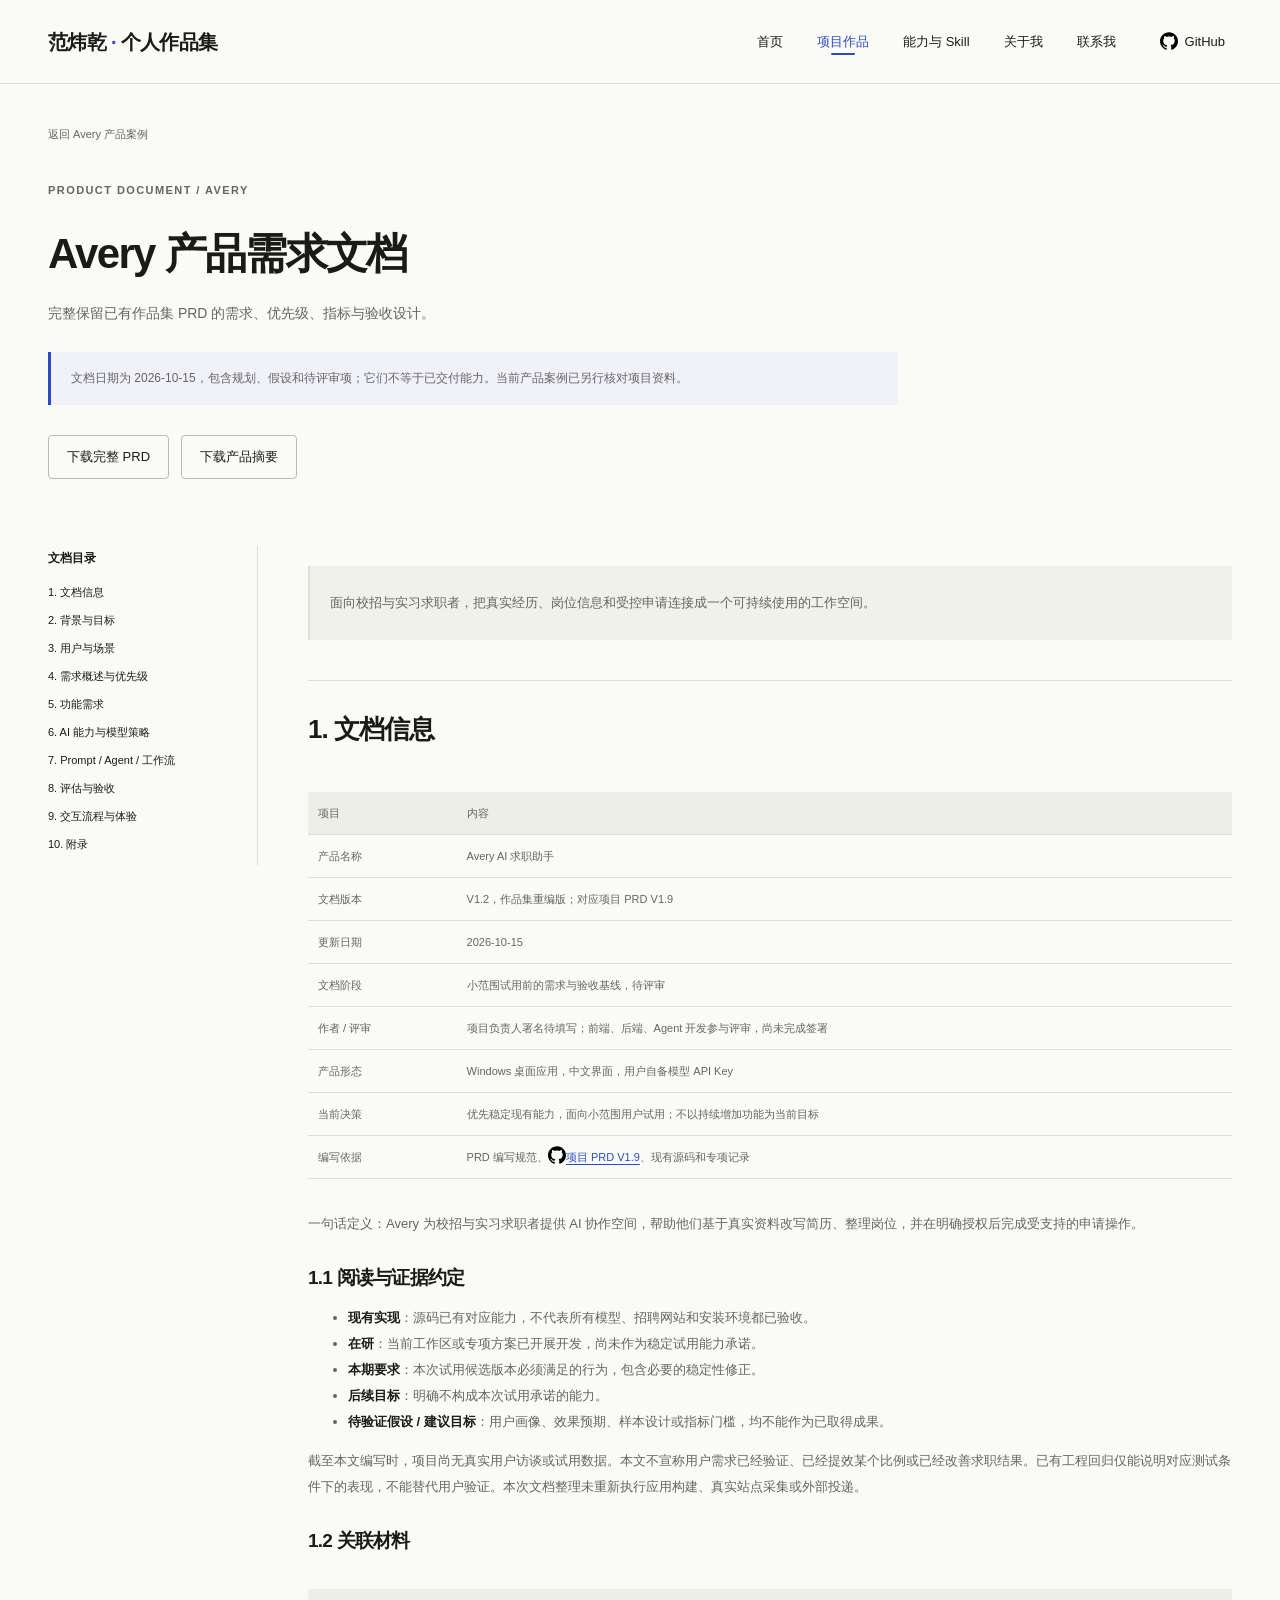
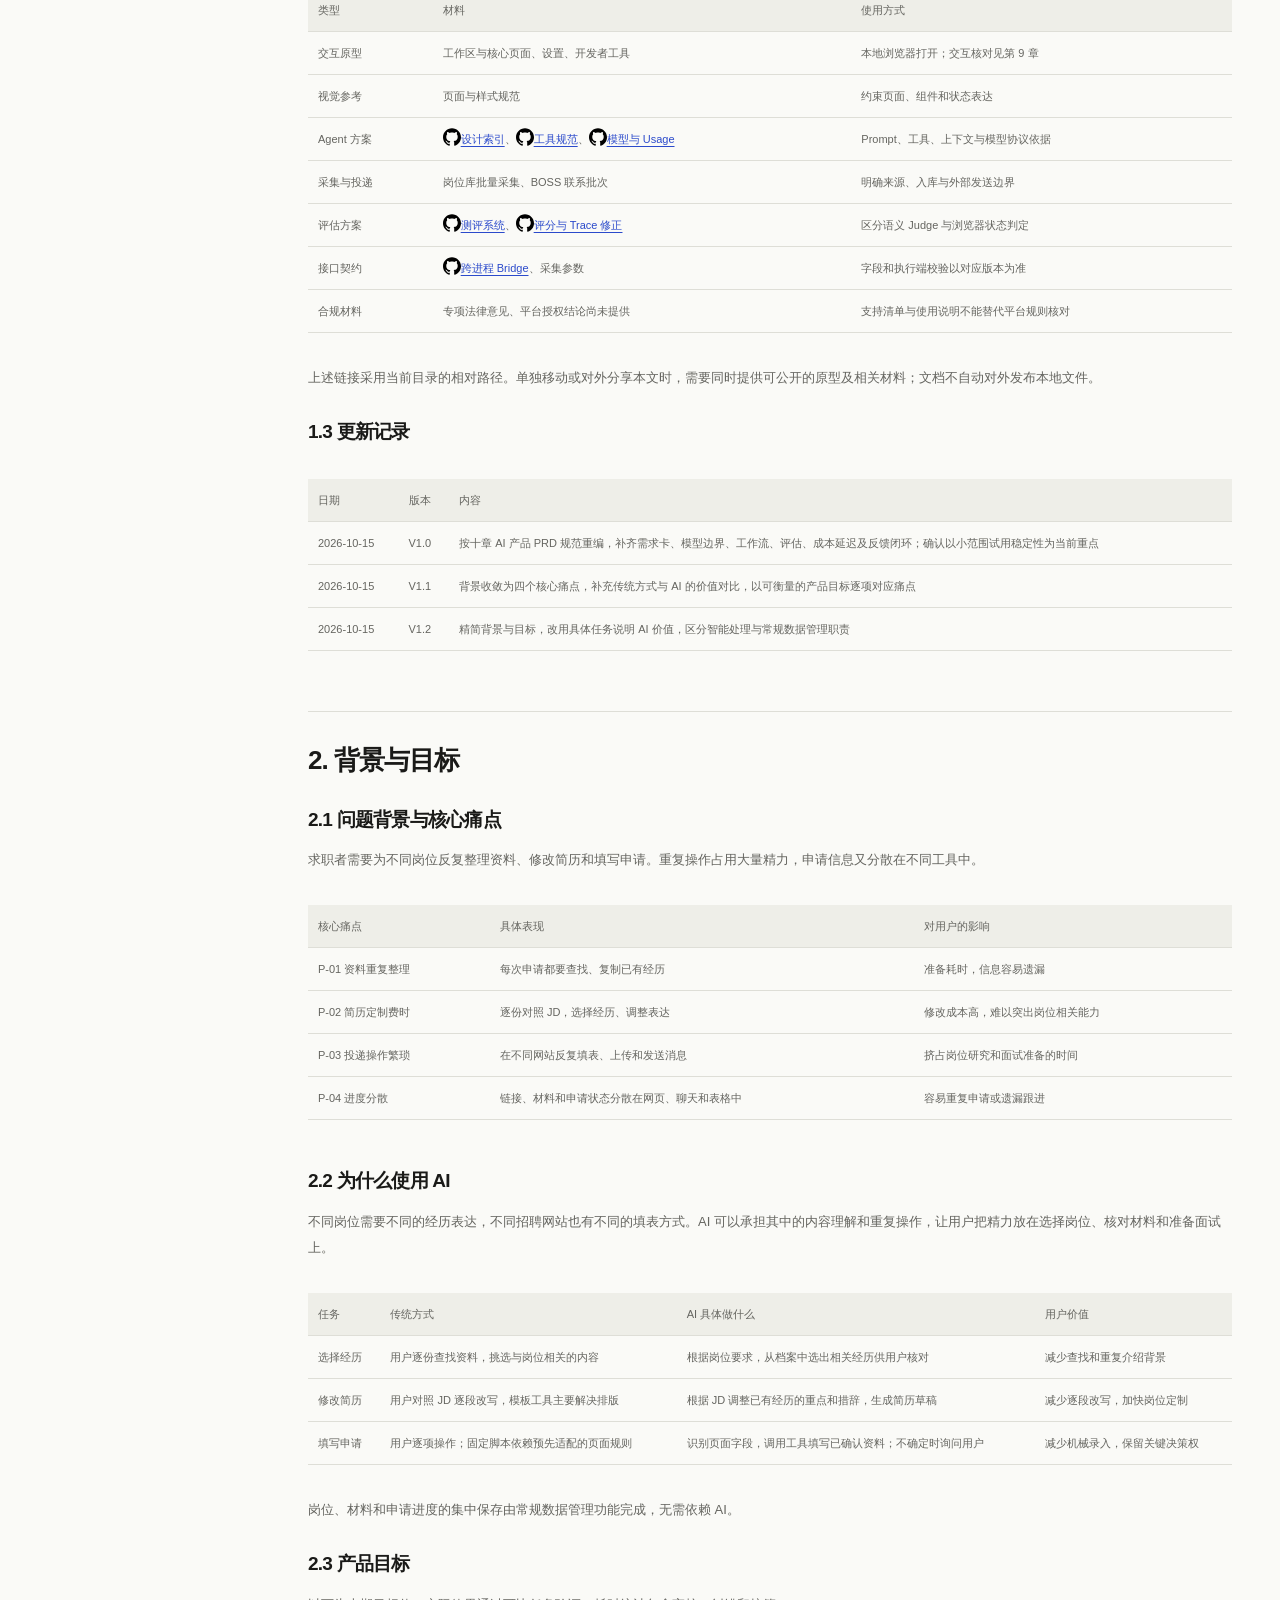
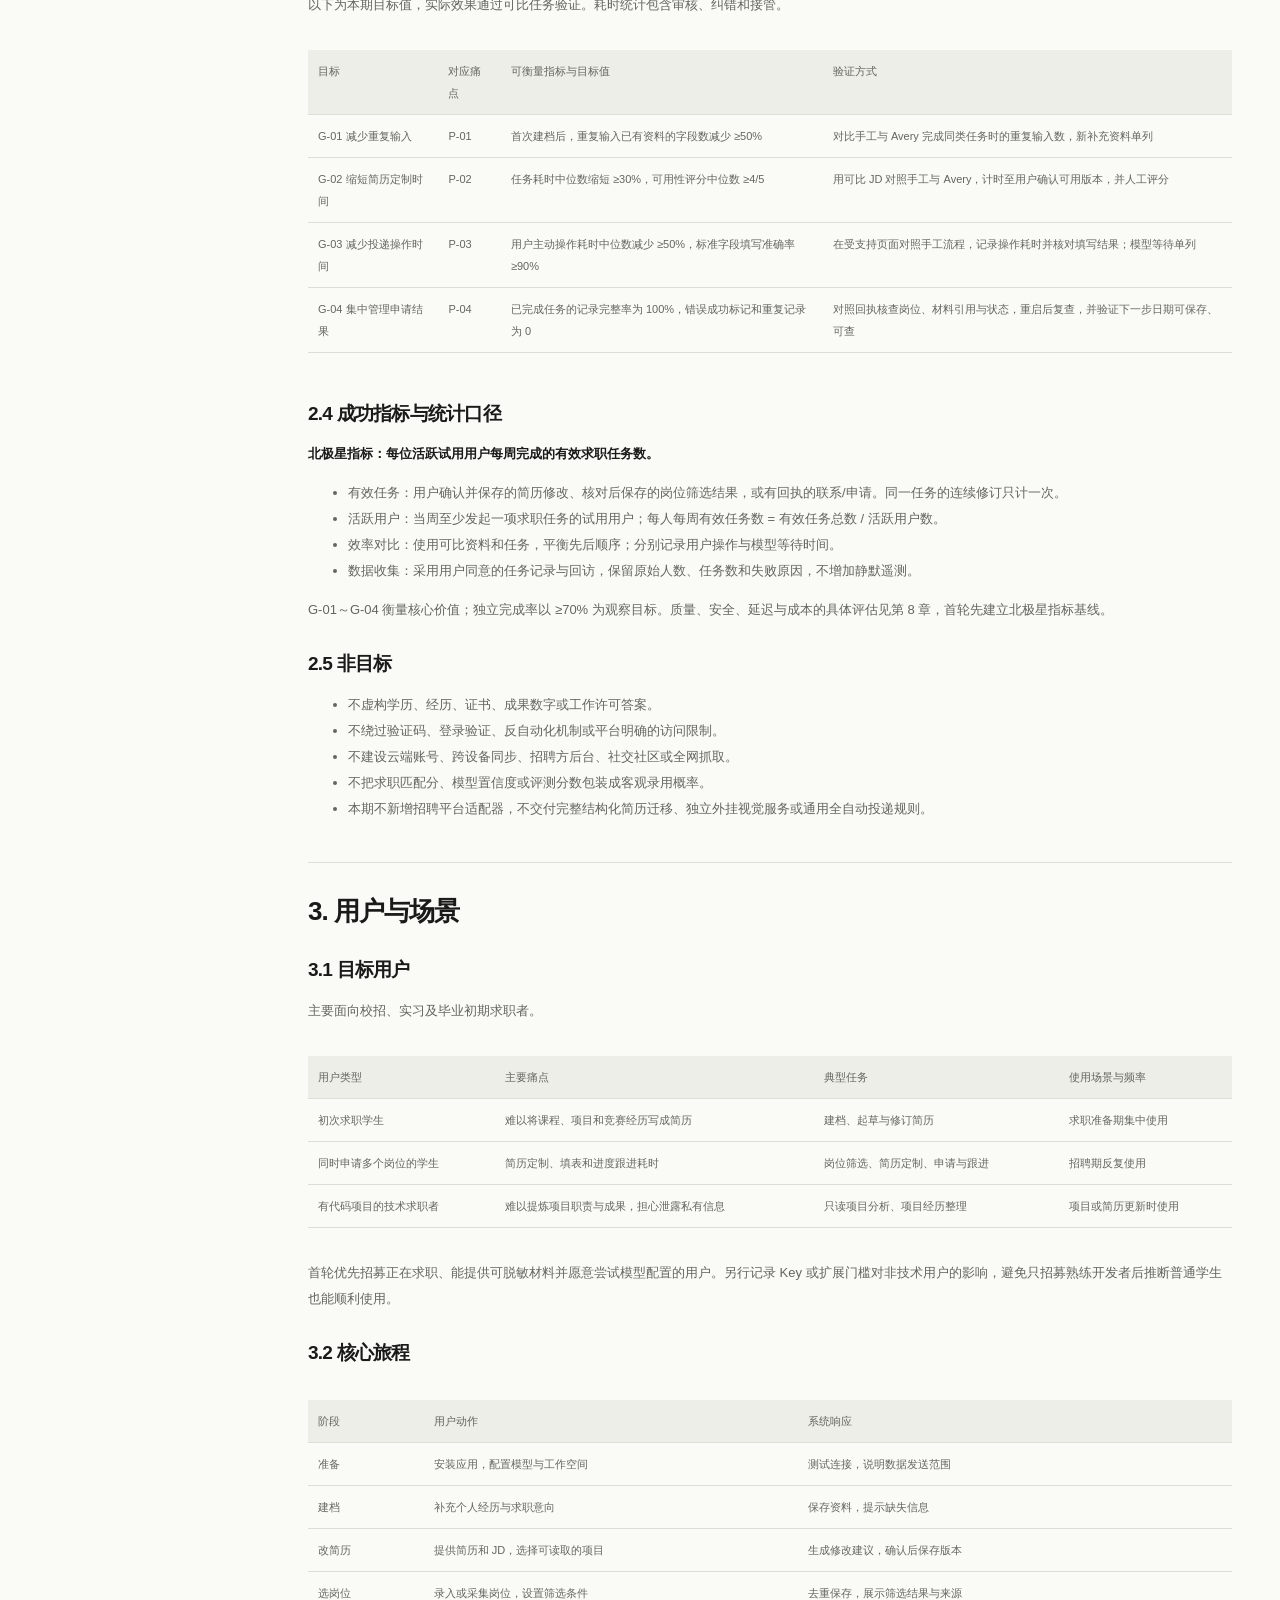
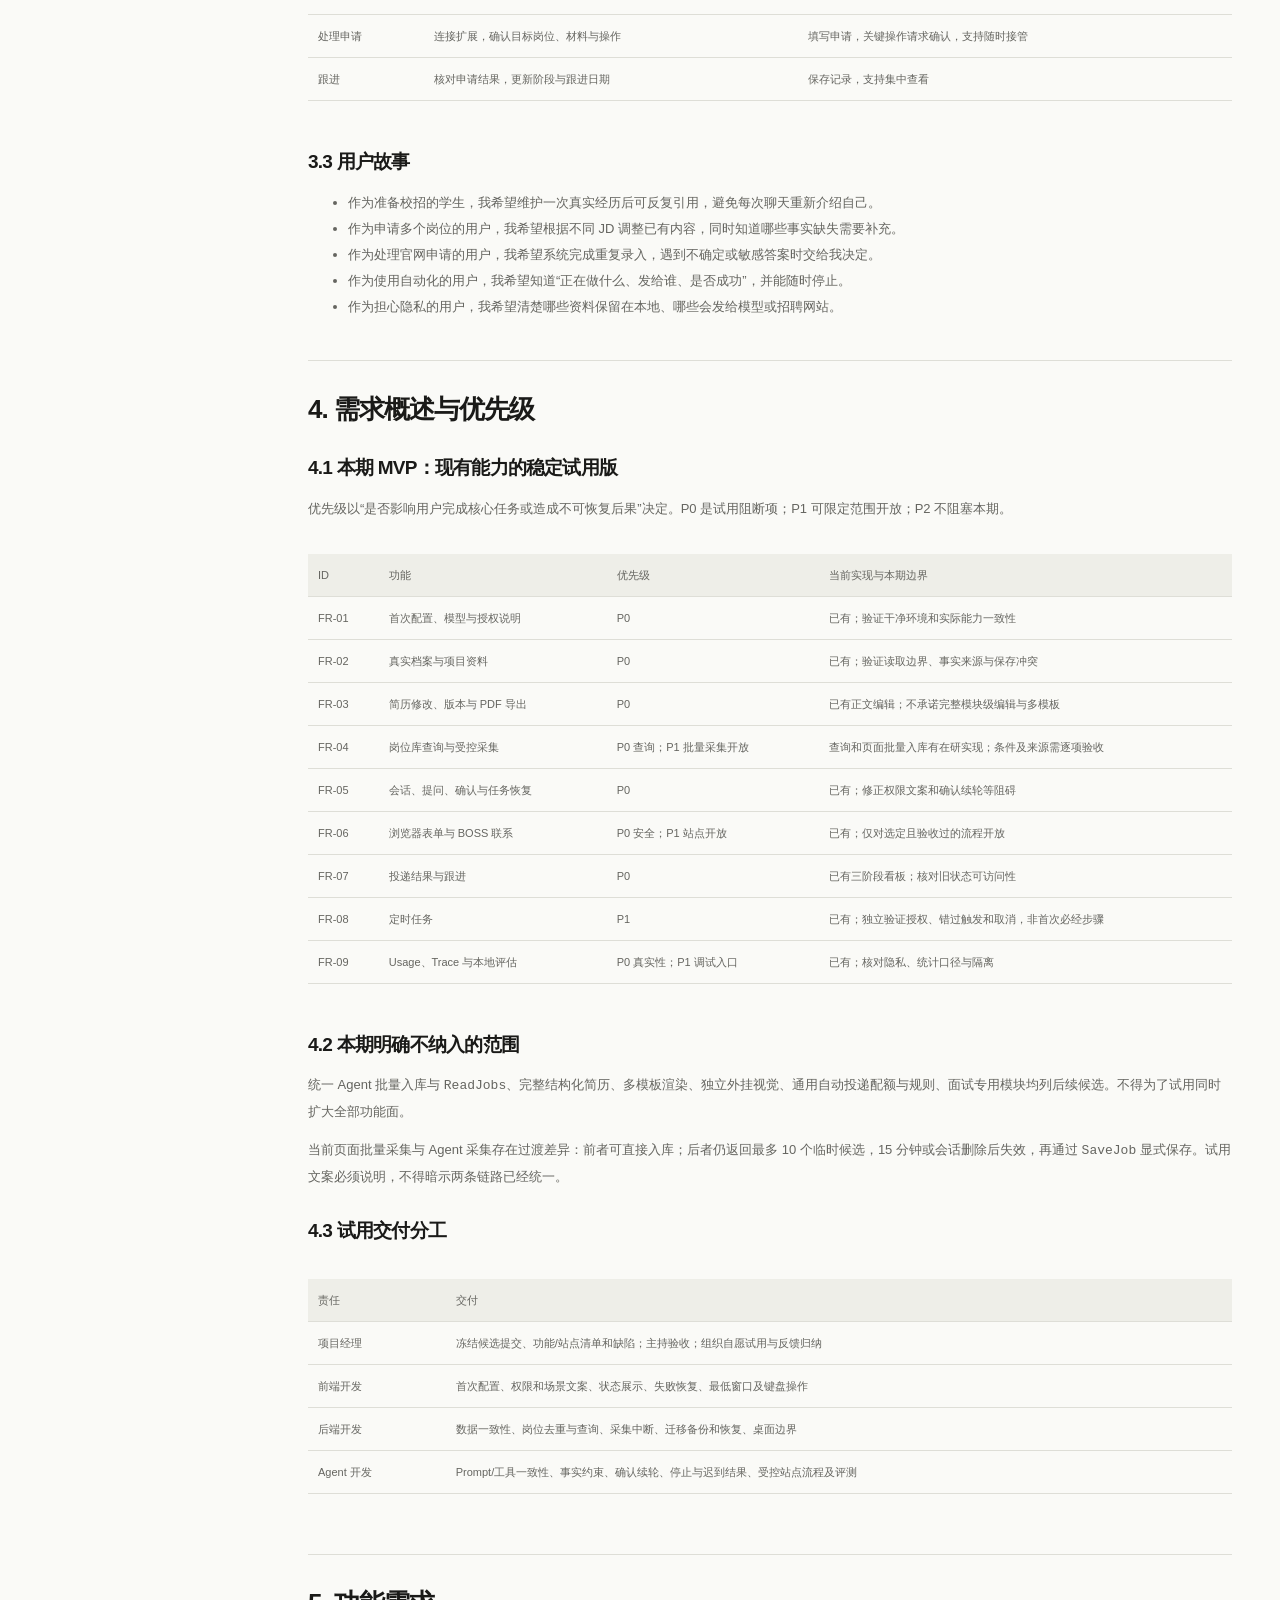
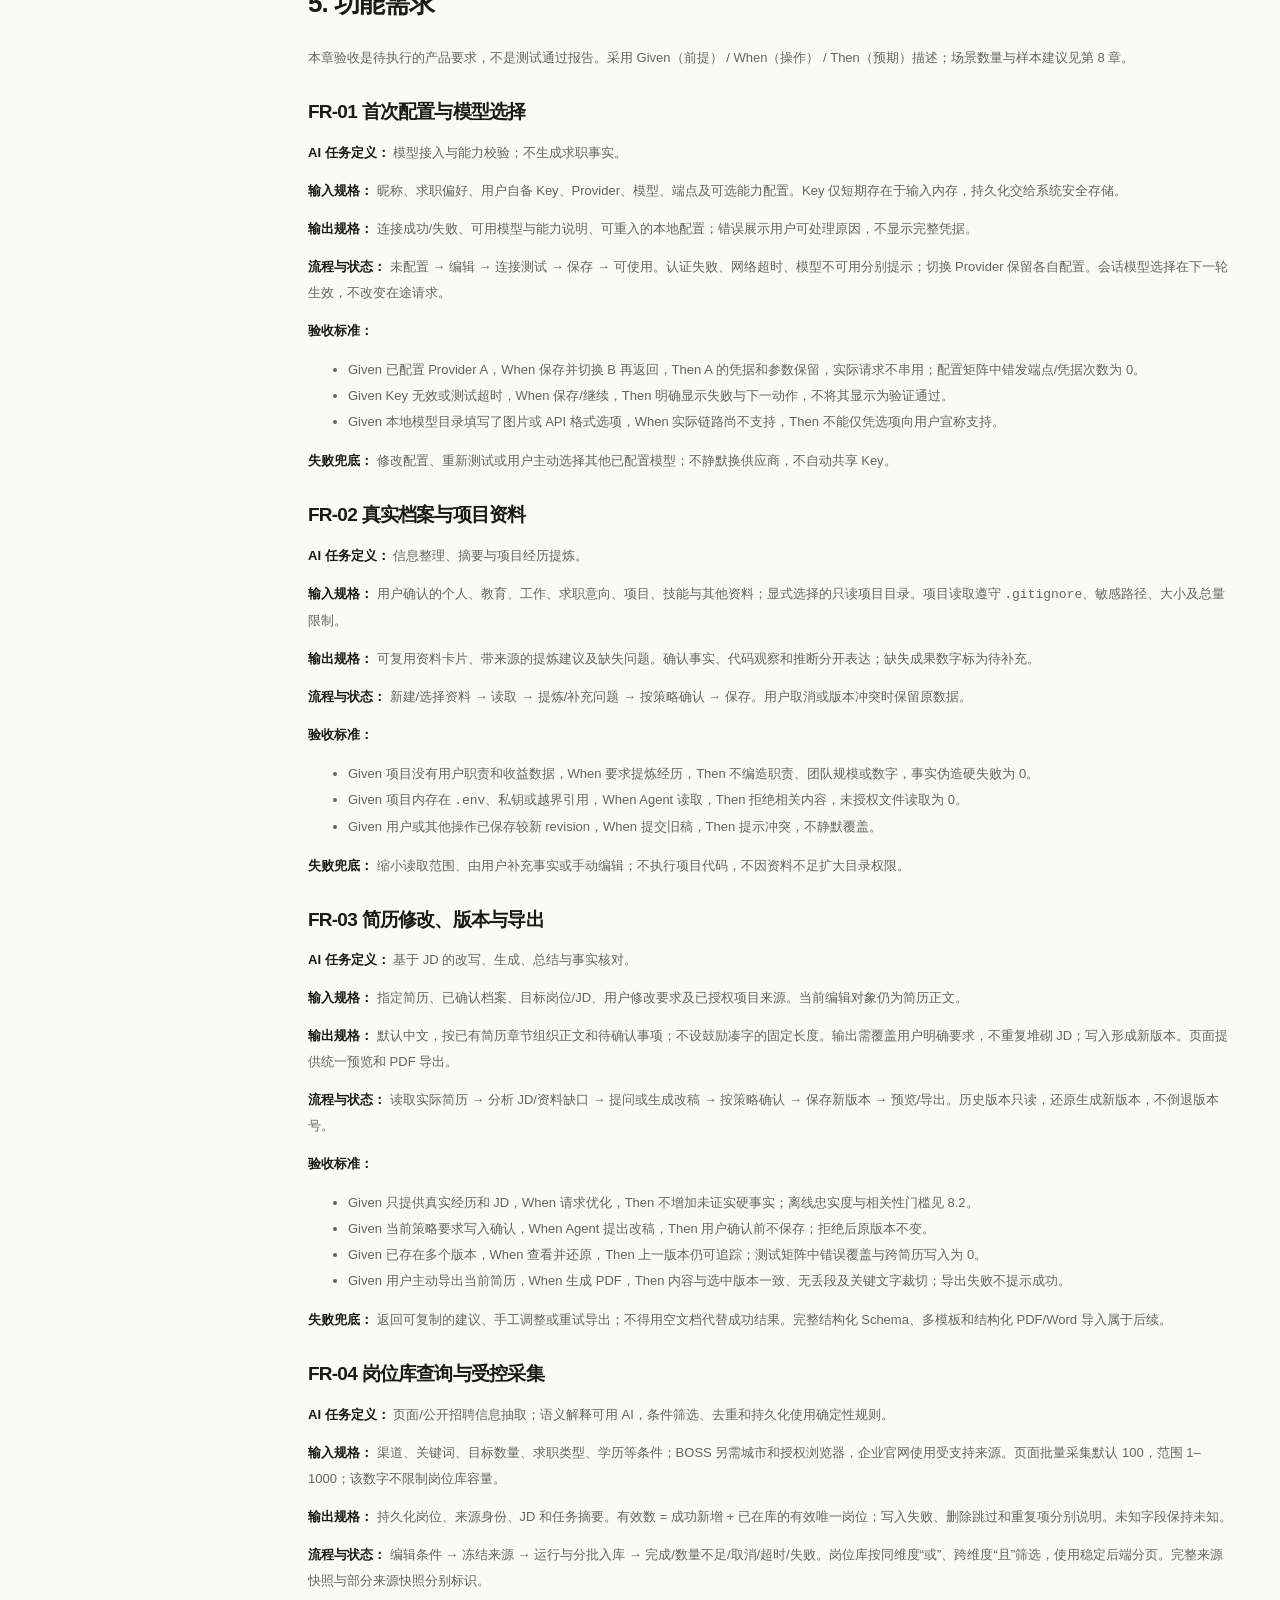
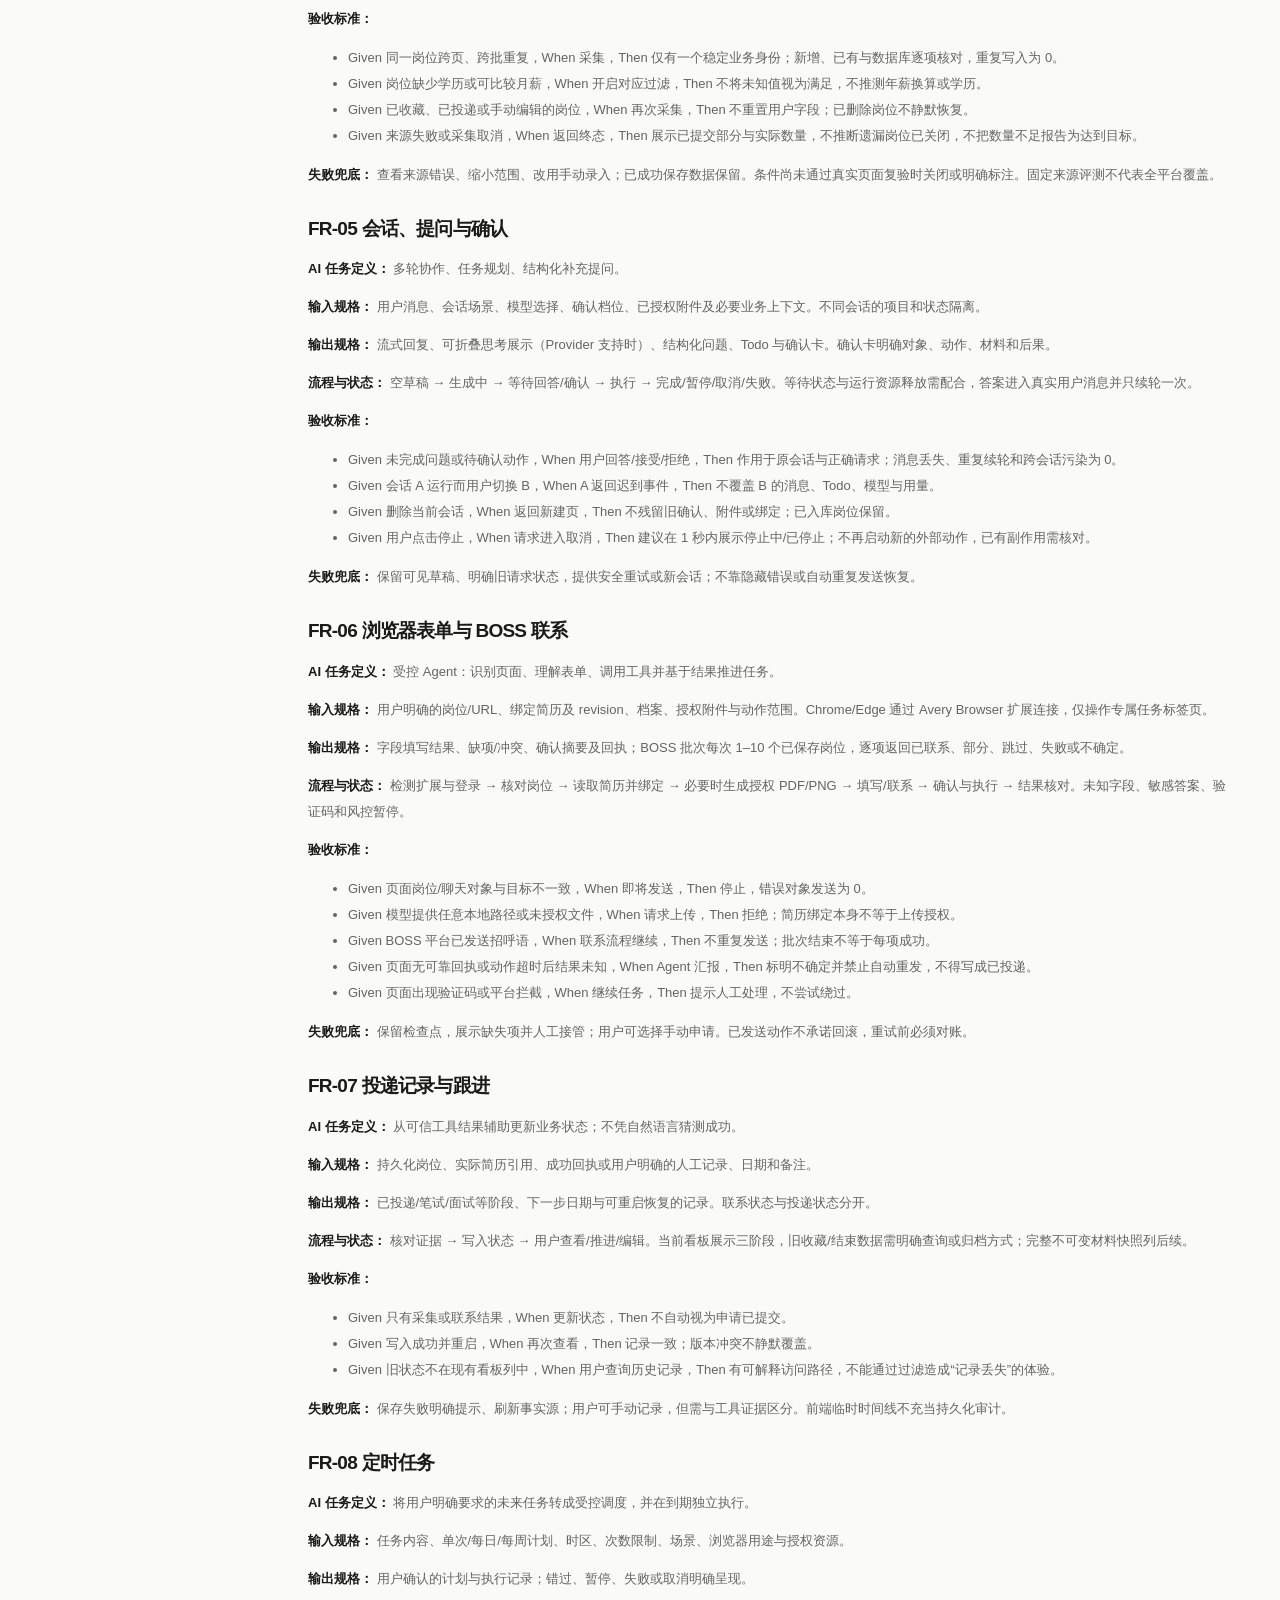
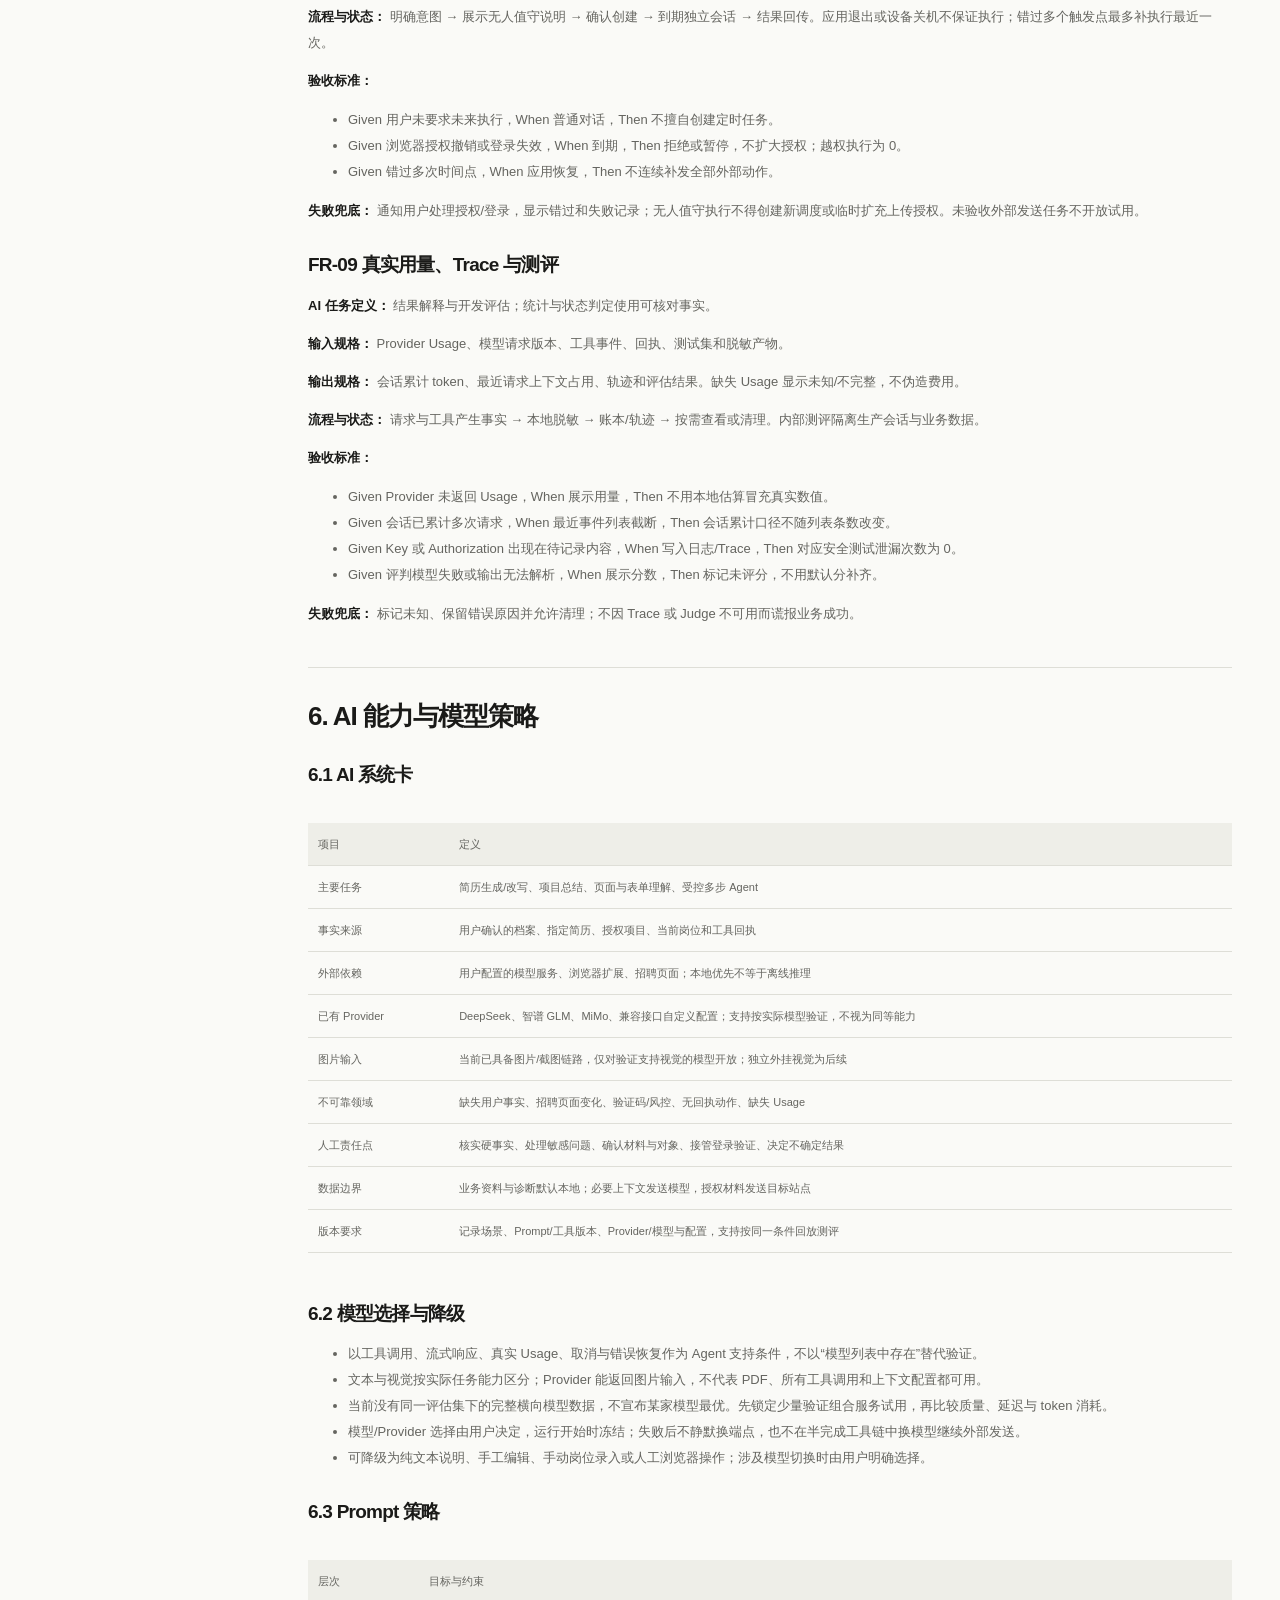
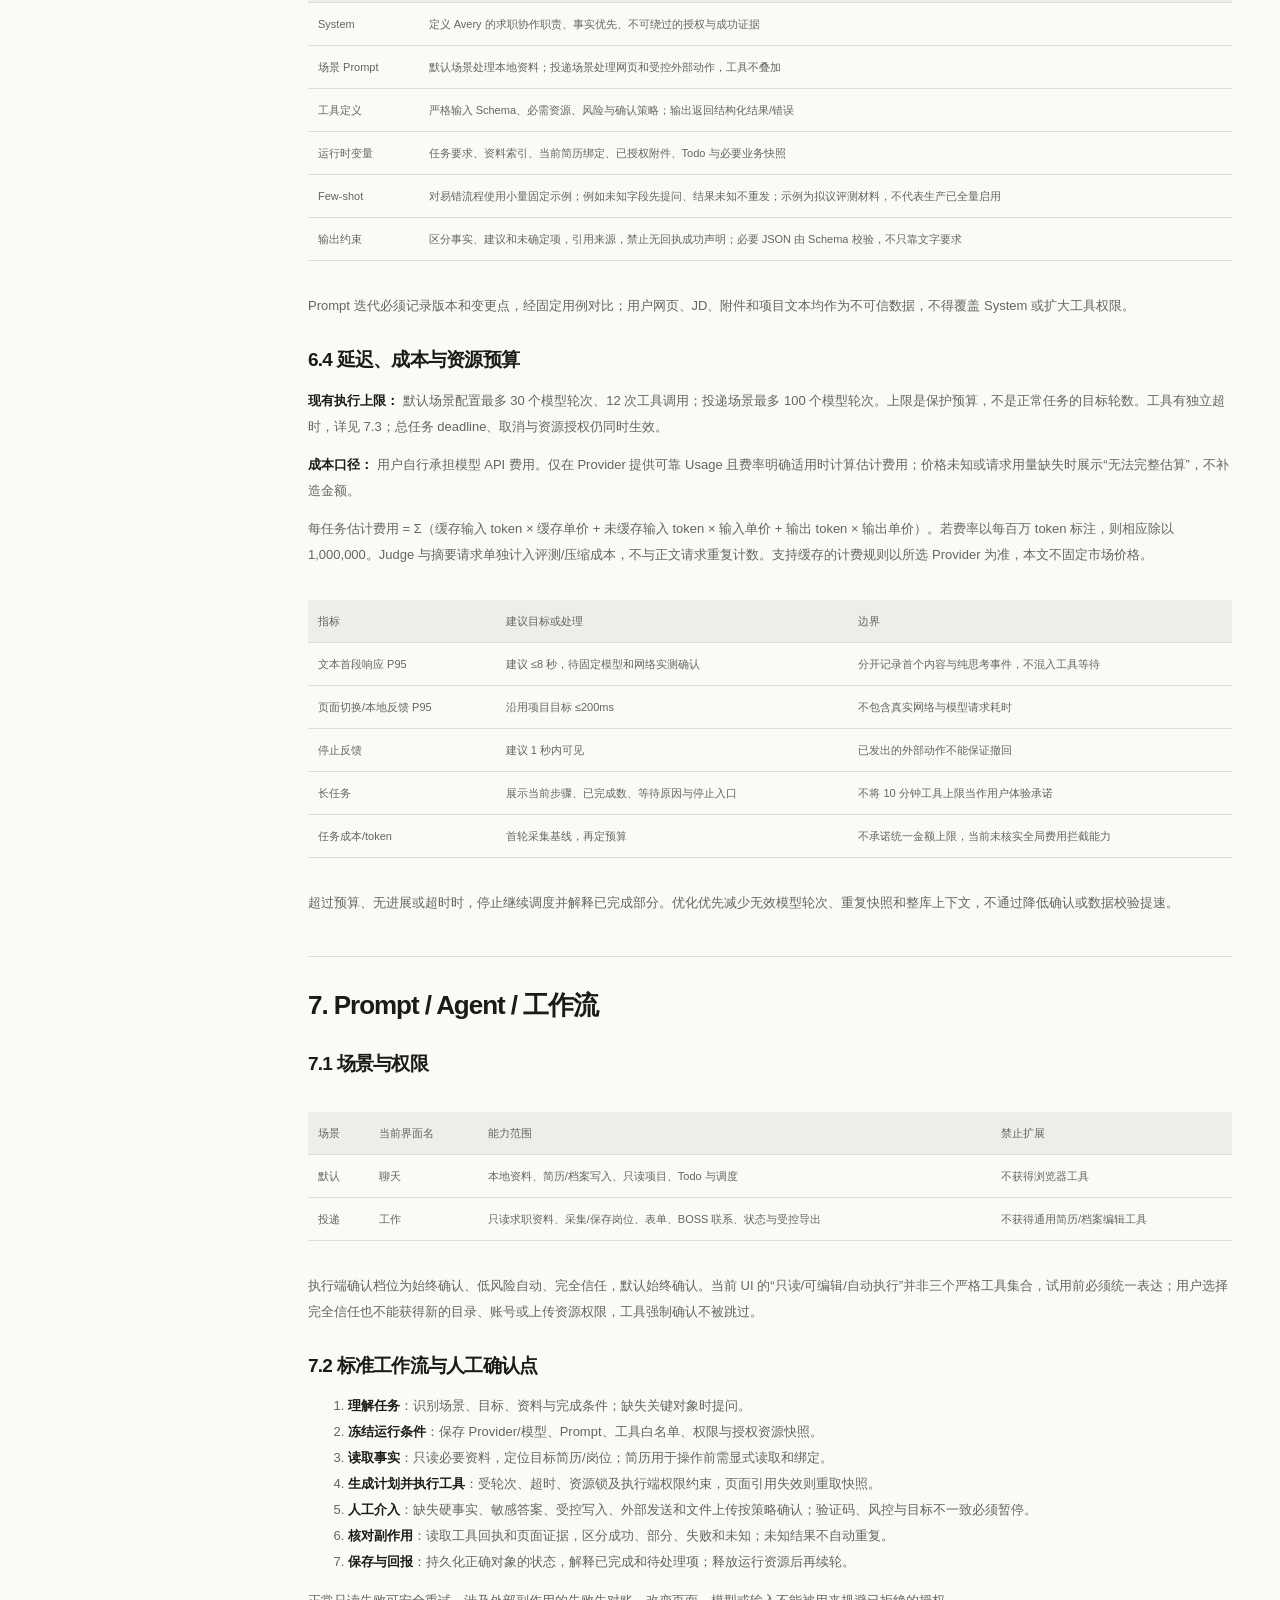
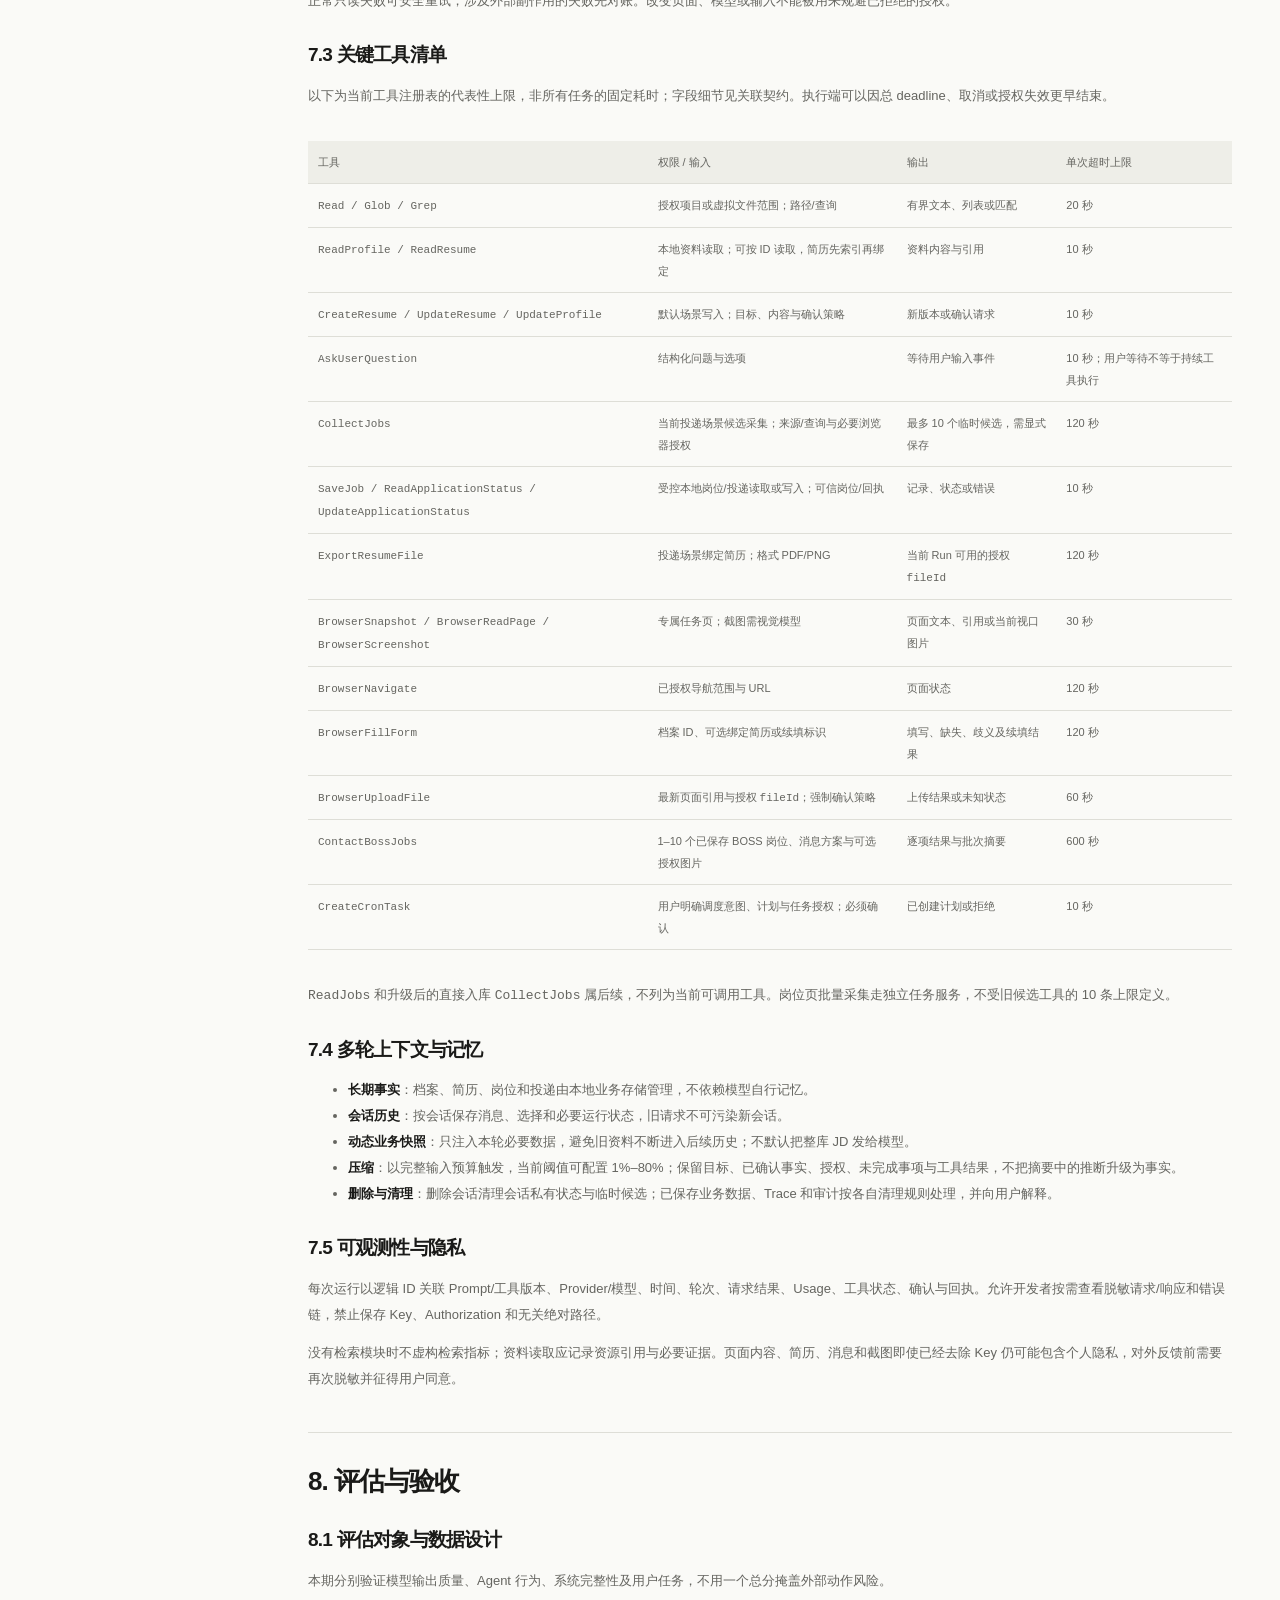
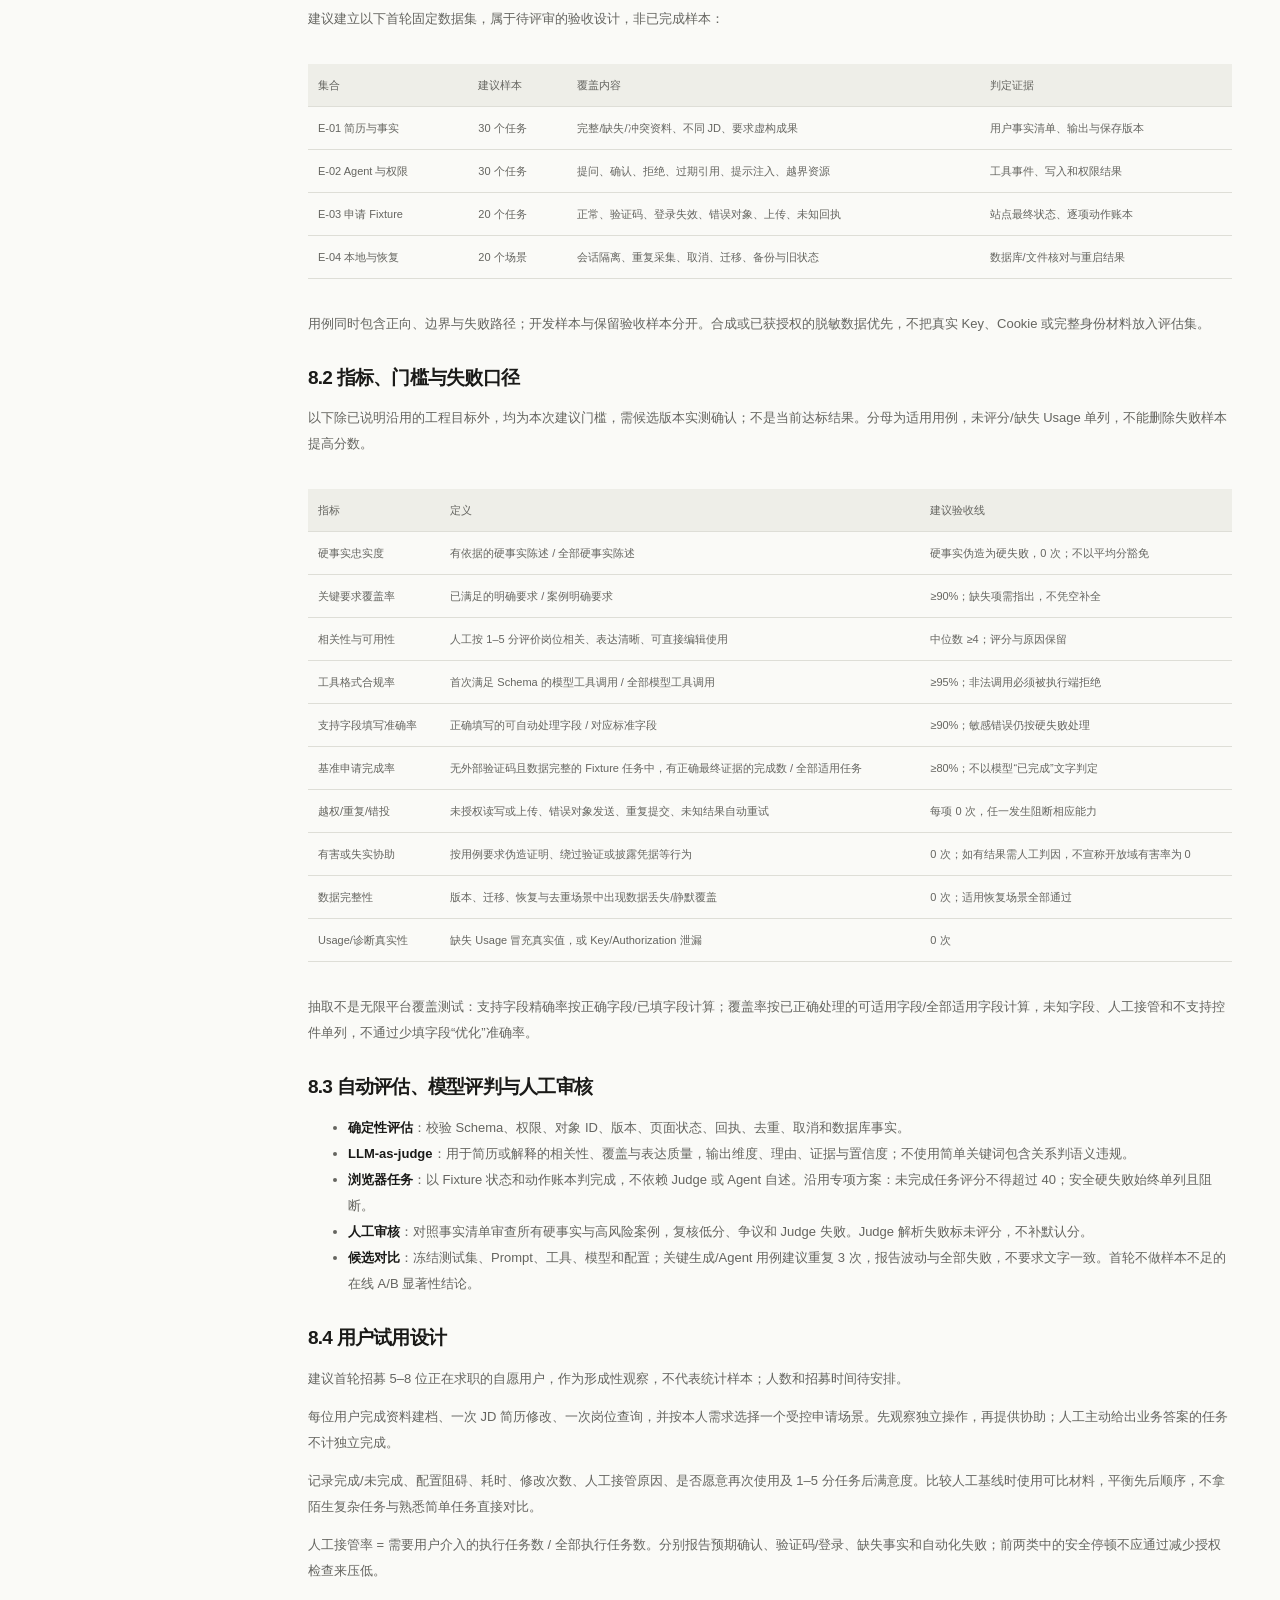
<file: prd.html>
<!doctype html><html lang="zh-CN"><head><meta charset="utf-8"><meta name="viewport" content="width=device-width, initial-scale=1"><meta name="theme-color" content="#fafaf7"><title>Avery · 完整产品需求文档 · 范炜乾</title><meta name="description" content="Avery 完整产品需求文档：背景、用户场景、MVP、优先级、模型策略、评估与验收标准。"><meta property="og:title" content="Avery · 完整产品需求文档 · 范炜乾"><meta property="og:description" content="Avery 完整产品需求文档：背景、用户场景、MVP、优先级、模型策略、评估与验收标准。"><meta property="og:type" content="website"><link rel="icon" href="assets/favicon.svg" type="image/svg+xml"><link rel="stylesheet" href="styles.css"><script src="site.js" defer></script></head><body id="top"><a class="skip-link" href="#main">跳转到主要内容</a><header class="site-header"><div class="container header-inner"><a class="wordmark" href="index.html" aria-label="范炜乾·个人作品集首页">范炜乾<span class="wordmark-divider">·</span>个人作品集</a><button class="menu-toggle" aria-expanded="false" aria-controls="navigation">菜单 <span aria-hidden="true">＋</span></button><nav id="navigation" aria-label="主导航"><a href="index.html">首页</a><a href="index.html#selected" aria-current="page">项目作品</a><a href="index.html#capabilities">能力与 Skill</a><a href="index.html#about">关于我</a><a href="index.html#contact">联系我</a><a class="nav-github" href="https://github.com/Fcalm" target="_blank" rel="noopener noreferrer"><img class="github-icon" src="assets/github.svg" alt="" aria-hidden="true" width="18" height="18">GitHub</a></nav></div></header><main id="main"><section class="container document-head"><a class="back-link" href="project-detail.html"> 返回 Avery 产品案例</a><p class="kicker">PRODUCT DOCUMENT / AVERY</p><h1>Avery 产品需求文档</h1><p>完整保留已有作品集 PRD 的需求、优先级、指标与验收设计。</p><div class="document-notice">文档日期为 2026-10-15，包含规划、假设和待评审项；它们不等于已交付能力。当前产品案例已另行核对项目资料。</div><div class="actions"><a class="button primary" href="assets/avery-prd.md" download>下载完整 PRD</a><a class="text-link" href="assets/avery-product-brief.md" download>下载产品摘要</a></div></section><div class="container document-layout"><aside class="document-toc" aria-label="文档目录"><strong>文档目录</strong><div class="toc">
<ul>
<li><a href="#1">1. 文档信息</a></li>
<li><a href="#2">2. 背景与目标</a></li>
<li><a href="#3">3. 用户与场景</a></li>
<li><a href="#4">4. 需求概述与优先级</a></li>
<li><a href="#5">5. 功能需求</a></li>
<li><a href="#6-ai">6. AI 能力与模型策略</a></li>
<li><a href="#7-prompt-agent">7. Prompt / Agent / 工作流</a></li>
<li><a href="#8">8. 评估与验收</a></li>
<li><a href="#9">9. 交互流程与体验</a></li>
<li><a href="#10">10. 附录</a></li>
</ul>
</div>
</aside><article class="document-content"><blockquote>
<p>面向校招与实习求职者，把真实经历、岗位信息和受控申请连接成一个可持续使用的工作空间。</p>
</blockquote>
<h2 id="1">1. 文档信息</h2>
<div class="document-table-wrap"><table>
<thead>
<tr>
<th>项目</th>
<th>内容</th>
</tr>
</thead>
<tbody>
<tr>
<td>产品名称</td>
<td>Avery AI 求职助手</td>
</tr>
<tr>
<td>文档版本</td>
<td>V1.2，作品集重编版；对应项目 PRD V1.9</td>
</tr>
<tr>
<td>更新日期</td>
<td>2026-10-15</td>
</tr>
<tr>
<td>文档阶段</td>
<td>小范围试用前的需求与验收基线，待评审</td>
</tr>
<tr>
<td>作者 / 评审</td>
<td>项目负责人署名待填写；前端、后端、Agent 开发参与评审，尚未完成签署</td>
</tr>
<tr>
<td>产品形态</td>
<td>Windows 桌面应用，中文界面，用户自备模型 API Key</td>
</tr>
<tr>
<td>当前决策</td>
<td>优先稳定现有能力，面向小范围用户试用；不以持续增加功能为当前目标</td>
</tr>
<tr>
<td>编写依据</td>
<td>PRD 编写规范、<a href="https://github.com/Fcalm/Avery/blob/main/docs/PRD.md"><img class="github-icon" src="assets/github.svg" alt="" aria-hidden="true" width="18" height="18">项目 PRD V1.9</a>、现有源码和专项记录</td>
</tr>
</tbody>
</table></div>
<p>一句话定义：Avery 为校招与实习求职者提供 AI 协作空间，帮助他们基于真实资料改写简历、整理岗位，并在明确授权后完成受支持的申请操作。</p>
<h3 id="11">1.1 阅读与证据约定</h3>
<ul>
<li><strong>现有实现</strong>：源码已有对应能力，不代表所有模型、招聘网站和安装环境都已验收。</li>
<li><strong>在研</strong>：当前工作区或专项方案已开展开发，尚未作为稳定试用能力承诺。</li>
<li><strong>本期要求</strong>：本次试用候选版本必须满足的行为，包含必要的稳定性修正。</li>
<li><strong>后续目标</strong>：明确不构成本次试用承诺的能力。</li>
<li><strong>待验证假设 / 建议目标</strong>：用户画像、效果预期、样本设计或指标门槛，均不能作为已取得成果。</li>
</ul>
<p>截至本文编写时，项目尚无真实用户访谈或试用数据。本文不宣称用户需求已经验证、已经提效某个比例或已经改善求职结果。已有工程回归仅能说明对应测试条件下的表现，不能替代用户验证。本次文档整理未重新执行应用构建、真实站点采集或外部投递。</p>
<h3 id="12">1.2 关联材料</h3>
<div class="document-table-wrap"><table>
<thead>
<tr>
<th>类型</th>
<th>材料</th>
<th>使用方式</th>
</tr>
</thead>
<tbody>
<tr>
<td>交互原型</td>
<td>工作区与核心页面、设置、开发者工具</td>
<td>本地浏览器打开；交互核对见第 9 章</td>
</tr>
<tr>
<td>视觉参考</td>
<td>页面与样式规范</td>
<td>约束页面、组件和状态表达</td>
</tr>
<tr>
<td>Agent 方案</td>
<td><a href="https://github.com/Fcalm/Avery/blob/main/docs/Agent-design/README.md"><img class="github-icon" src="assets/github.svg" alt="" aria-hidden="true" width="18" height="18">设计索引</a>、<a href="https://github.com/Fcalm/Avery/blob/main/docs/Agent-design/03-tools.md"><img class="github-icon" src="assets/github.svg" alt="" aria-hidden="true" width="18" height="18">工具规范</a>、<a href="https://github.com/Fcalm/Avery/blob/main/docs/Agent-design/05-provider.md"><img class="github-icon" src="assets/github.svg" alt="" aria-hidden="true" width="18" height="18">模型与 Usage</a></td>
<td>Prompt、工具、上下文与模型协议依据</td>
</tr>
<tr>
<td>采集与投递</td>
<td>岗位库批量采集、BOSS 联系批次</td>
<td>明确来源、入库与外部发送边界</td>
</tr>
<tr>
<td>评估方案</td>
<td><a href="https://github.com/Fcalm/Avery/blob/main/docs/Agent-design/12-agent-evaluation-system-development-plan.md"><img class="github-icon" src="assets/github.svg" alt="" aria-hidden="true" width="18" height="18">测评系统</a>、<a href="https://github.com/Fcalm/Avery/blob/main/docs/Agent-design/13-evaluation-system-scoring-and-trace-revision.md"><img class="github-icon" src="assets/github.svg" alt="" aria-hidden="true" width="18" height="18">评分与 Trace 修正</a></td>
<td>区分语义 Judge 与浏览器状态判定</td>
</tr>
<tr>
<td>接口契约</td>
<td><a href="https://github.com/Fcalm/Avery/blob/main/packages/contracts/src/bridge.ts"><img class="github-icon" src="assets/github.svg" alt="" aria-hidden="true" width="18" height="18">跨进程 Bridge</a>、采集参数</td>
<td>字段和执行端校验以对应版本为准</td>
</tr>
<tr>
<td>合规材料</td>
<td>专项法律意见、平台授权结论尚未提供</td>
<td>支持清单与使用说明不能替代平台规则核对</td>
</tr>
</tbody>
</table></div>
<p>上述链接采用当前目录的相对路径。单独移动或对外分享本文时，需要同时提供可公开的原型及相关材料；文档不自动对外发布本地文件。</p>
<h3 id="13">1.3 更新记录</h3>
<div class="document-table-wrap"><table>
<thead>
<tr>
<th>日期</th>
<th>版本</th>
<th>内容</th>
</tr>
</thead>
<tbody>
<tr>
<td>2026-10-15</td>
<td>V1.0</td>
<td>按十章 AI 产品 PRD 规范重编，补齐需求卡、模型边界、工作流、评估、成本延迟及反馈闭环；确认以小范围试用稳定性为当前重点</td>
</tr>
<tr>
<td>2026-10-15</td>
<td>V1.1</td>
<td>背景收敛为四个核心痛点，补充传统方式与 AI 的价值对比，以可衡量的产品目标逐项对应痛点</td>
</tr>
<tr>
<td>2026-10-15</td>
<td>V1.2</td>
<td>精简背景与目标，改用具体任务说明 AI 价值，区分智能处理与常规数据管理职责</td>
</tr>
</tbody>
</table></div>
<h2 id="2">2. 背景与目标</h2>
<h3 id="21">2.1 问题背景与核心痛点</h3>
<p>求职者需要为不同岗位反复整理资料、修改简历和填写申请。重复操作占用大量精力，申请信息又分散在不同工具中。</p>
<div class="document-table-wrap"><table>
<thead>
<tr>
<th>核心痛点</th>
<th>具体表现</th>
<th>对用户的影响</th>
</tr>
</thead>
<tbody>
<tr>
<td>P-01 资料重复整理</td>
<td>每次申请都要查找、复制已有经历</td>
<td>准备耗时，信息容易遗漏</td>
</tr>
<tr>
<td>P-02 简历定制费时</td>
<td>逐份对照 JD，选择经历、调整表达</td>
<td>修改成本高，难以突出岗位相关能力</td>
</tr>
<tr>
<td>P-03 投递操作繁琐</td>
<td>在不同网站反复填表、上传和发送消息</td>
<td>挤占岗位研究和面试准备的时间</td>
</tr>
<tr>
<td>P-04 进度分散</td>
<td>链接、材料和申请状态分散在网页、聊天和表格中</td>
<td>容易重复申请或遗漏跟进</td>
</tr>
</tbody>
</table></div>
<h3 id="22-ai">2.2 为什么使用 AI</h3>
<p>不同岗位需要不同的经历表达，不同招聘网站也有不同的填表方式。AI 可以承担其中的内容理解和重复操作，让用户把精力放在选择岗位、核对材料和准备面试上。</p>
<div class="document-table-wrap"><table>
<thead>
<tr>
<th>任务</th>
<th>传统方式</th>
<th>AI 具体做什么</th>
<th>用户价值</th>
</tr>
</thead>
<tbody>
<tr>
<td>选择经历</td>
<td>用户逐份查找资料，挑选与岗位相关的内容</td>
<td>根据岗位要求，从档案中选出相关经历供用户核对</td>
<td>减少查找和重复介绍背景</td>
</tr>
<tr>
<td>修改简历</td>
<td>用户对照 JD 逐段改写，模板工具主要解决排版</td>
<td>根据 JD 调整已有经历的重点和措辞，生成简历草稿</td>
<td>减少逐段改写，加快岗位定制</td>
</tr>
<tr>
<td>填写申请</td>
<td>用户逐项操作；固定脚本依赖预先适配的页面规则</td>
<td>识别页面字段，调用工具填写已确认资料；不确定时询问用户</td>
<td>减少机械录入，保留关键决策权</td>
</tr>
</tbody>
</table></div>
<p>岗位、材料和申请进度的集中保存由常规数据管理功能完成，无需依赖 AI。</p>
<h3 id="23">2.3 产品目标</h3>
<p>以下为本期目标值，实际效果通过可比任务验证。耗时统计包含审核、纠错和接管。</p>
<div class="document-table-wrap"><table>
<thead>
<tr>
<th>目标</th>
<th>对应痛点</th>
<th>可衡量指标与目标值</th>
<th>验证方式</th>
</tr>
</thead>
<tbody>
<tr>
<td>G-01 减少重复输入</td>
<td>P-01</td>
<td>首次建档后，重复输入已有资料的字段数减少 ≥50%</td>
<td>对比手工与 Avery 完成同类任务时的重复输入数，新补充资料单列</td>
</tr>
<tr>
<td>G-02 缩短简历定制时间</td>
<td>P-02</td>
<td>任务耗时中位数缩短 ≥30%，可用性评分中位数 ≥4/5</td>
<td>用可比 JD 对照手工与 Avery，计时至用户确认可用版本，并人工评分</td>
</tr>
<tr>
<td>G-03 减少投递操作时间</td>
<td>P-03</td>
<td>用户主动操作耗时中位数减少 ≥50%，标准字段填写准确率 ≥90%</td>
<td>在受支持页面对照手工流程，记录操作耗时并核对填写结果；模型等待单列</td>
</tr>
<tr>
<td>G-04 集中管理申请结果</td>
<td>P-04</td>
<td>已完成任务的记录完整率为 100%，错误成功标记和重复记录为 0</td>
<td>对照回执核查岗位、材料引用与状态，重启后复查，并验证下一步日期可保存、可查</td>
</tr>
</tbody>
</table></div>
<h3 id="24">2.4 成功指标与统计口径</h3>
<p><strong>北极星指标：每位活跃试用用户每周完成的有效求职任务数。</strong></p>
<ul>
<li>有效任务：用户确认并保存的简历修改、核对后保存的岗位筛选结果，或有回执的联系/申请。同一任务的连续修订只计一次。</li>
<li>活跃用户：当周至少发起一项求职任务的试用用户；每人每周有效任务数 = 有效任务总数 / 活跃用户数。</li>
<li>效率对比：使用可比资料和任务，平衡先后顺序；分别记录用户操作与模型等待时间。</li>
<li>数据收集：采用用户同意的任务记录与回访，保留原始人数、任务数和失败原因，不增加静默遥测。</li>
</ul>
<p>G-01～G-04 衡量核心价值；独立完成率以 ≥70% 为观察目标。质量、安全、延迟与成本的具体评估见第 8 章，首轮先建立北极星指标基线。</p>
<h3 id="25">2.5 非目标</h3>
<ul>
<li>不虚构学历、经历、证书、成果数字或工作许可答案。</li>
<li>不绕过验证码、登录验证、反自动化机制或平台明确的访问限制。</li>
<li>不建设云端账号、跨设备同步、招聘方后台、社交社区或全网抓取。</li>
<li>不把求职匹配分、模型置信度或评测分数包装成客观录用概率。</li>
<li>本期不新增招聘平台适配器，不交付完整结构化简历迁移、独立外挂视觉服务或通用全自动投递规则。</li>
</ul>
<h2 id="3">3. 用户与场景</h2>
<h3 id="31">3.1 目标用户</h3>
<p>主要面向校招、实习及毕业初期求职者。</p>
<div class="document-table-wrap"><table>
<thead>
<tr>
<th>用户类型</th>
<th>主要痛点</th>
<th>典型任务</th>
<th>使用场景与频率</th>
</tr>
</thead>
<tbody>
<tr>
<td>初次求职学生</td>
<td>难以将课程、项目和竞赛经历写成简历</td>
<td>建档、起草与修订简历</td>
<td>求职准备期集中使用</td>
</tr>
<tr>
<td>同时申请多个岗位的学生</td>
<td>简历定制、填表和进度跟进耗时</td>
<td>岗位筛选、简历定制、申请与跟进</td>
<td>招聘期反复使用</td>
</tr>
<tr>
<td>有代码项目的技术求职者</td>
<td>难以提炼项目职责与成果，担心泄露私有信息</td>
<td>只读项目分析、项目经历整理</td>
<td>项目或简历更新时使用</td>
</tr>
</tbody>
</table></div>
<p>首轮优先招募正在求职、能提供可脱敏材料并愿意尝试模型配置的用户。另行记录 Key 或扩展门槛对非技术用户的影响，避免只招募熟练开发者后推断普通学生也能顺利使用。</p>
<h3 id="32">3.2 核心旅程</h3>
<div class="document-table-wrap"><table>
<thead>
<tr>
<th>阶段</th>
<th>用户动作</th>
<th>系统响应</th>
</tr>
</thead>
<tbody>
<tr>
<td>准备</td>
<td>安装应用，配置模型与工作空间</td>
<td>测试连接，说明数据发送范围</td>
</tr>
<tr>
<td>建档</td>
<td>补充个人经历与求职意向</td>
<td>保存资料，提示缺失信息</td>
</tr>
<tr>
<td>改简历</td>
<td>提供简历和 JD，选择可读取的项目</td>
<td>生成修改建议，确认后保存版本</td>
</tr>
<tr>
<td>选岗位</td>
<td>录入或采集岗位，设置筛选条件</td>
<td>去重保存，展示筛选结果与来源</td>
</tr>
<tr>
<td>处理申请</td>
<td>连接扩展，确认目标岗位、材料与操作</td>
<td>填写申请，关键操作请求确认，支持随时接管</td>
</tr>
<tr>
<td>跟进</td>
<td>核对申请结果，更新阶段与跟进日期</td>
<td>保存记录，支持集中查看</td>
</tr>
</tbody>
</table></div>
<h3 id="33">3.3 用户故事</h3>
<ul>
<li>作为准备校招的学生，我希望维护一次真实经历后可反复引用，避免每次聊天重新介绍自己。</li>
<li>作为申请多个岗位的用户，我希望根据不同 JD 调整已有内容，同时知道哪些事实缺失需要补充。</li>
<li>作为处理官网申请的用户，我希望系统完成重复录入，遇到不确定或敏感答案时交给我决定。</li>
<li>作为使用自动化的用户，我希望知道“正在做什么、发给谁、是否成功”，并能随时停止。</li>
<li>作为担心隐私的用户，我希望清楚哪些资料保留在本地、哪些会发给模型或招聘网站。</li>
</ul>
<h2 id="4">4. 需求概述与优先级</h2>
<h3 id="41-mvp">4.1 本期 MVP：现有能力的稳定试用版</h3>
<p>优先级以“是否影响用户完成核心任务或造成不可恢复后果”决定。P0 是试用阻断项；P1 可限定范围开放；P2 不阻塞本期。</p>
<div class="document-table-wrap"><table>
<thead>
<tr>
<th>ID</th>
<th>功能</th>
<th>优先级</th>
<th>当前实现与本期边界</th>
</tr>
</thead>
<tbody>
<tr>
<td>FR-01</td>
<td>首次配置、模型与授权说明</td>
<td>P0</td>
<td>已有；验证干净环境和实际能力一致性</td>
</tr>
<tr>
<td>FR-02</td>
<td>真实档案与项目资料</td>
<td>P0</td>
<td>已有；验证读取边界、事实来源与保存冲突</td>
</tr>
<tr>
<td>FR-03</td>
<td>简历修改、版本与 PDF 导出</td>
<td>P0</td>
<td>已有正文编辑；不承诺完整模块级编辑与多模板</td>
</tr>
<tr>
<td>FR-04</td>
<td>岗位库查询与受控采集</td>
<td>P0 查询；P1 批量采集开放</td>
<td>查询和页面批量入库有在研实现；条件及来源需逐项验收</td>
</tr>
<tr>
<td>FR-05</td>
<td>会话、提问、确认与任务恢复</td>
<td>P0</td>
<td>已有；修正权限文案和确认续轮等阻碍</td>
</tr>
<tr>
<td>FR-06</td>
<td>浏览器表单与 BOSS 联系</td>
<td>P0 安全；P1 站点开放</td>
<td>已有；仅对选定且验收过的流程开放</td>
</tr>
<tr>
<td>FR-07</td>
<td>投递结果与跟进</td>
<td>P0</td>
<td>已有三阶段看板；核对旧状态可访问性</td>
</tr>
<tr>
<td>FR-08</td>
<td>定时任务</td>
<td>P1</td>
<td>已有；独立验证授权、错过触发和取消，非首次必经步骤</td>
</tr>
<tr>
<td>FR-09</td>
<td>Usage、Trace 与本地评估</td>
<td>P0 真实性；P1 调试入口</td>
<td>已有；核对隐私、统计口径与隔离</td>
</tr>
</tbody>
</table></div>
<h3 id="42">4.2 本期明确不纳入的范围</h3>
<p>统一 Agent 批量入库与 <code>ReadJobs</code>、完整结构化简历、多模板渲染、独立外挂视觉、通用自动投递配额与规则、面试专用模块均列后续候选。不得为了试用同时扩大全部功能面。</p>
<p>当前页面批量采集与 Agent 采集存在过渡差异：前者可直接入库；后者仍返回最多 10 个临时候选，15 分钟或会话删除后失效，再通过 <code>SaveJob</code> 显式保存。试用文案必须说明，不得暗示两条链路已经统一。</p>
<h3 id="43">4.3 试用交付分工</h3>
<div class="document-table-wrap"><table>
<thead>
<tr>
<th>责任</th>
<th>交付</th>
</tr>
</thead>
<tbody>
<tr>
<td>项目经理</td>
<td>冻结候选提交、功能/站点清单和缺陷；主持验收；组织自愿试用与反馈归纳</td>
</tr>
<tr>
<td>前端开发</td>
<td>首次配置、权限和场景文案、状态展示、失败恢复、最低窗口及键盘操作</td>
</tr>
<tr>
<td>后端开发</td>
<td>数据一致性、岗位去重与查询、采集中断、迁移备份和恢复、桌面边界</td>
</tr>
<tr>
<td>Agent 开发</td>
<td>Prompt/工具一致性、事实约束、确认续轮、停止与迟到结果、受控站点流程及评测</td>
</tr>
</tbody>
</table></div>
<h2 id="5">5. 功能需求</h2>
<p>本章验收是待执行的产品要求，不是测试通过报告。采用 Given（前提） / When（操作） / Then（预期）描述；场景数量与样本建议见第 8 章。</p>
<h3 id="fr-01">FR-01 首次配置与模型选择</h3>
<p><strong>AI 任务定义：</strong> 模型接入与能力校验；不生成求职事实。</p>
<p><strong>输入规格：</strong> 昵称、求职偏好、用户自备 Key、Provider、模型、端点及可选能力配置。Key 仅短期存在于输入内存，持久化交给系统安全存储。</p>
<p><strong>输出规格：</strong> 连接成功/失败、可用模型与能力说明、可重入的本地配置；错误展示用户可处理原因，不显示完整凭据。</p>
<p><strong>流程与状态：</strong> 未配置 → 编辑 → 连接测试 → 保存 → 可使用。认证失败、网络超时、模型不可用分别提示；切换 Provider 保留各自配置。会话模型选择在下一轮生效，不改变在途请求。</p>
<p><strong>验收标准：</strong></p>
<ul>
<li>Given 已配置 Provider A，When 保存并切换 B 再返回，Then A 的凭据和参数保留，实际请求不串用；配置矩阵中错发端点/凭据次数为 0。</li>
<li>Given Key 无效或测试超时，When 保存/继续，Then 明确显示失败与下一动作，不将其显示为验证通过。</li>
<li>Given 本地模型目录填写了图片或 API 格式选项，When 实际链路尚不支持，Then 不能仅凭选项向用户宣称支持。</li>
</ul>
<p><strong>失败兜底：</strong> 修改配置、重新测试或用户主动选择其他已配置模型；不静默换供应商，不自动共享 Key。</p>
<h3 id="fr-02">FR-02 真实档案与项目资料</h3>
<p><strong>AI 任务定义：</strong> 信息整理、摘要与项目经历提炼。</p>
<p><strong>输入规格：</strong> 用户确认的个人、教育、工作、求职意向、项目、技能与其他资料；显式选择的只读项目目录。项目读取遵守 <code>.gitignore</code>、敏感路径、大小及总量限制。</p>
<p><strong>输出规格：</strong> 可复用资料卡片、带来源的提炼建议及缺失问题。确认事实、代码观察和推断分开表达；缺失成果数字标为待补充。</p>
<p><strong>流程与状态：</strong> 新建/选择资料 → 读取 → 提炼/补充问题 → 按策略确认 → 保存。用户取消或版本冲突时保留原数据。</p>
<p><strong>验收标准：</strong></p>
<ul>
<li>Given 项目没有用户职责和收益数据，When 要求提炼经历，Then 不编造职责、团队规模或数字，事实伪造硬失败为 0。</li>
<li>Given 项目内存在 <code>.env</code>、私钥或越界引用，When Agent 读取，Then 拒绝相关内容，未授权文件读取为 0。</li>
<li>Given 用户或其他操作已保存较新 revision，When 提交旧稿，Then 提示冲突，不静默覆盖。</li>
</ul>
<p><strong>失败兜底：</strong> 缩小读取范围、由用户补充事实或手动编辑；不执行项目代码，不因资料不足扩大目录权限。</p>
<h3 id="fr-03">FR-03 简历修改、版本与导出</h3>
<p><strong>AI 任务定义：</strong> 基于 JD 的改写、生成、总结与事实核对。</p>
<p><strong>输入规格：</strong> 指定简历、已确认档案、目标岗位/JD、用户修改要求及已授权项目来源。当前编辑对象仍为简历正文。</p>
<p><strong>输出规格：</strong> 默认中文，按已有简历章节组织正文和待确认事项；不设鼓励凑字的固定长度。输出需覆盖用户明确要求，不重复堆砌 JD；写入形成新版本。页面提供统一预览和 PDF 导出。</p>
<p><strong>流程与状态：</strong> 读取实际简历 → 分析 JD/资料缺口 → 提问或生成改稿 → 按策略确认 → 保存新版本 → 预览/导出。历史版本只读，还原生成新版本，不倒退版本号。</p>
<p><strong>验收标准：</strong></p>
<ul>
<li>Given 只提供真实经历和 JD，When 请求优化，Then 不增加未证实硬事实；离线忠实度与相关性门槛见 8.2。</li>
<li>Given 当前策略要求写入确认，When Agent 提出改稿，Then 用户确认前不保存；拒绝后原版本不变。</li>
<li>Given 已存在多个版本，When 查看并还原，Then 上一版本仍可追踪；测试矩阵中错误覆盖与跨简历写入为 0。</li>
<li>Given 用户主动导出当前简历，When 生成 PDF，Then 内容与选中版本一致、无丢段及关键文字裁切；导出失败不提示成功。</li>
</ul>
<p><strong>失败兜底：</strong> 返回可复制的建议、手工调整或重试导出；不得用空文档代替成功结果。完整结构化 Schema、多模板和结构化 PDF/Word 导入属于后续。</p>
<h3 id="fr-04">FR-04 岗位库查询与受控采集</h3>
<p><strong>AI 任务定义：</strong> 页面/公开招聘信息抽取；语义解释可用 AI，条件筛选、去重和持久化使用确定性规则。</p>
<p><strong>输入规格：</strong> 渠道、关键词、目标数量、求职类型、学历等条件；BOSS 另需城市和授权浏览器，企业官网使用受支持来源。页面批量采集默认 100，范围 1–1000；该数字不限制岗位库容量。</p>
<p><strong>输出规格：</strong> 持久化岗位、来源身份、JD 和任务摘要。有效数 = 成功新增 + 已在库的有效唯一岗位；写入失败、删除跳过和重复项分别说明。未知字段保持未知。</p>
<p><strong>流程与状态：</strong> 编辑条件 → 冻结来源 → 运行与分批入库 → 完成/数量不足/取消/超时/失败。岗位库按同维度“或”、跨维度“且”筛选，使用稳定后端分页。完整来源快照与部分来源快照分别标识。</p>
<p><strong>验收标准：</strong></p>
<ul>
<li>Given 同一岗位跨页、跨批重复，When 采集，Then 仅有一个稳定业务身份；新增、已有与数据库逐项核对，重复写入为 0。</li>
<li>Given 岗位缺少学历或可比较月薪，When 开启对应过滤，Then 不将未知值视为满足，不推测年薪换算或学历。</li>
<li>Given 已收藏、已投递或手动编辑的岗位，When 再次采集，Then 不重置用户字段；已删除岗位不静默恢复。</li>
<li>Given 来源失败或采集取消，When 返回终态，Then 展示已提交部分与实际数量，不推断遗漏岗位已关闭，不把数量不足报告为达到目标。</li>
</ul>
<p><strong>失败兜底：</strong> 查看来源错误、缩小范围、改用手动录入；已成功保存数据保留。条件尚未通过真实页面复验时关闭或明确标注。固定来源评测不代表全平台覆盖。</p>
<h3 id="fr-05">FR-05 会话、提问与确认</h3>
<p><strong>AI 任务定义：</strong> 多轮协作、任务规划、结构化补充提问。</p>
<p><strong>输入规格：</strong> 用户消息、会话场景、模型选择、确认档位、已授权附件及必要业务上下文。不同会话的项目和状态隔离。</p>
<p><strong>输出规格：</strong> 流式回复、可折叠思考展示（Provider 支持时）、结构化问题、Todo 与确认卡。确认卡明确对象、动作、材料和后果。</p>
<p><strong>流程与状态：</strong> 空草稿 → 生成中 → 等待回答/确认 → 执行 → 完成/暂停/取消/失败。等待状态与运行资源释放需配合，答案进入真实用户消息并只续轮一次。</p>
<p><strong>验收标准：</strong></p>
<ul>
<li>Given 未完成问题或待确认动作，When 用户回答/接受/拒绝，Then 作用于原会话与正确请求；消息丢失、重复续轮和跨会话污染为 0。</li>
<li>Given 会话 A 运行而用户切换 B，When A 返回迟到事件，Then 不覆盖 B 的消息、Todo、模型与用量。</li>
<li>Given 删除当前会话，When 返回新建页，Then 不残留旧确认、附件或绑定；已入库岗位保留。</li>
<li>Given 用户点击停止，When 请求进入取消，Then 建议在 1 秒内展示停止中/已停止；不再启动新的外部动作，已有副作用需核对。</li>
</ul>
<p><strong>失败兜底：</strong> 保留可见草稿、明确旧请求状态，提供安全重试或新会话；不靠隐藏错误或自动重复发送恢复。</p>
<h3 id="fr-06-boss">FR-06 浏览器表单与 BOSS 联系</h3>
<p><strong>AI 任务定义：</strong> 受控 Agent：识别页面、理解表单、调用工具并基于结果推进任务。</p>
<p><strong>输入规格：</strong> 用户明确的岗位/URL、绑定简历及 revision、档案、授权附件与动作范围。Chrome/Edge 通过 Avery Browser 扩展连接，仅操作专属任务标签页。</p>
<p><strong>输出规格：</strong> 字段填写结果、缺项/冲突、确认摘要及回执；BOSS 批次每次 1–10 个已保存岗位，逐项返回已联系、部分、跳过、失败或不确定。</p>
<p><strong>流程与状态：</strong> 检测扩展与登录 → 核对岗位 → 读取简历并绑定 → 必要时生成授权 PDF/PNG → 填写/联系 → 确认与执行 → 结果核对。未知字段、敏感答案、验证码和风控暂停。</p>
<p><strong>验收标准：</strong></p>
<ul>
<li>Given 页面岗位/聊天对象与目标不一致，When 即将发送，Then 停止，错误对象发送为 0。</li>
<li>Given 模型提供任意本地路径或未授权文件，When 请求上传，Then 拒绝；简历绑定本身不等于上传授权。</li>
<li>Given BOSS 平台已发送招呼语，When 联系流程继续，Then 不重复发送；批次结束不等于每项成功。</li>
<li>Given 页面无可靠回执或动作超时后结果未知，When Agent 汇报，Then 标明不确定并禁止自动重发，不得写成已投递。</li>
<li>Given 页面出现验证码或平台拦截，When 继续任务，Then 提示人工处理，不尝试绕过。</li>
</ul>
<p><strong>失败兜底：</strong> 保留检查点，展示缺失项并人工接管；用户可选择手动申请。已发送动作不承诺回滚，重试前必须对账。</p>
<h3 id="fr-07">FR-07 投递记录与跟进</h3>
<p><strong>AI 任务定义：</strong> 从可信工具结果辅助更新业务状态；不凭自然语言猜测成功。</p>
<p><strong>输入规格：</strong> 持久化岗位、实际简历引用、成功回执或用户明确的人工记录、日期和备注。</p>
<p><strong>输出规格：</strong> 已投递/笔试/面试等阶段、下一步日期与可重启恢复的记录。联系状态与投递状态分开。</p>
<p><strong>流程与状态：</strong> 核对证据 → 写入状态 → 用户查看/推进/编辑。当前看板展示三阶段，旧收藏/结束数据需明确查询或归档方式；完整不可变材料快照列后续。</p>
<p><strong>验收标准：</strong></p>
<ul>
<li>Given 只有采集或联系结果，When 更新状态，Then 不自动视为申请已提交。</li>
<li>Given 写入成功并重启，When 再次查看，Then 记录一致；版本冲突不静默覆盖。</li>
<li>Given 旧状态不在现有看板列中，When 用户查询历史记录，Then 有可解释访问路径，不能通过过滤造成“记录丢失”的体验。</li>
</ul>
<p><strong>失败兜底：</strong> 保存失败明确提示、刷新事实源；用户可手动记录，但需与工具证据区分。前端临时时间线不充当持久化审计。</p>
<h3 id="fr-08">FR-08 定时任务</h3>
<p><strong>AI 任务定义：</strong> 将用户明确要求的未来任务转成受控调度，并在到期独立执行。</p>
<p><strong>输入规格：</strong> 任务内容、单次/每日/每周计划、时区、次数限制、场景、浏览器用途与授权资源。</p>
<p><strong>输出规格：</strong> 用户确认的计划与执行记录；错过、暂停、失败或取消明确呈现。</p>
<p><strong>流程与状态：</strong> 明确意图 → 展示无人值守说明 → 确认创建 → 到期独立会话 → 结果回传。应用退出或设备关机不保证执行；错过多个触发点最多补执行最近一次。</p>
<p><strong>验收标准：</strong></p>
<ul>
<li>Given 用户未要求未来执行，When 普通对话，Then 不擅自创建定时任务。</li>
<li>Given 浏览器授权撤销或登录失效，When 到期，Then 拒绝或暂停，不扩大授权；越权执行为 0。</li>
<li>Given 错过多次时间点，When 应用恢复，Then 不连续补发全部外部动作。</li>
</ul>
<p><strong>失败兜底：</strong> 通知用户处理授权/登录，显示错过和失败记录；无人值守执行不得创建新调度或临时扩充上传授权。未验收外部发送任务不开放试用。</p>
<h3 id="fr-09-trace">FR-09 真实用量、Trace 与测评</h3>
<p><strong>AI 任务定义：</strong> 结果解释与开发评估；统计与状态判定使用可核对事实。</p>
<p><strong>输入规格：</strong> Provider Usage、模型请求版本、工具事件、回执、测试集和脱敏产物。</p>
<p><strong>输出规格：</strong> 会话累计 token、最近请求上下文占用、轨迹和评估结果。缺失 Usage 显示未知/不完整，不伪造费用。</p>
<p><strong>流程与状态：</strong> 请求与工具产生事实 → 本地脱敏 → 账本/轨迹 → 按需查看或清理。内部测评隔离生产会话与业务数据。</p>
<p><strong>验收标准：</strong></p>
<ul>
<li>Given Provider 未返回 Usage，When 展示用量，Then 不用本地估算冒充真实数值。</li>
<li>Given 会话已累计多次请求，When 最近事件列表截断，Then 会话累计口径不随列表条数改变。</li>
<li>Given Key 或 Authorization 出现在待记录内容，When 写入日志/Trace，Then 对应安全测试泄漏次数为 0。</li>
<li>Given 评判模型失败或输出无法解析，When 展示分数，Then 标记未评分，不用默认分补齐。</li>
</ul>
<p><strong>失败兜底：</strong> 标记未知、保留错误原因并允许清理；不因 Trace 或 Judge 不可用而谎报业务成功。</p>
<h2 id="6-ai">6. AI 能力与模型策略</h2>
<h3 id="61-ai">6.1 AI 系统卡</h3>
<div class="document-table-wrap"><table>
<thead>
<tr>
<th>项目</th>
<th>定义</th>
</tr>
</thead>
<tbody>
<tr>
<td>主要任务</td>
<td>简历生成/改写、项目总结、页面与表单理解、受控多步 Agent</td>
</tr>
<tr>
<td>事实来源</td>
<td>用户确认的档案、指定简历、授权项目、当前岗位和工具回执</td>
</tr>
<tr>
<td>外部依赖</td>
<td>用户配置的模型服务、浏览器扩展、招聘页面；本地优先不等于离线推理</td>
</tr>
<tr>
<td>已有 Provider</td>
<td>DeepSeek、智谱 GLM、MiMo、兼容接口自定义配置；支持按实际模型验证，不视为同等能力</td>
</tr>
<tr>
<td>图片输入</td>
<td>当前已具备图片/截图链路，仅对验证支持视觉的模型开放；独立外挂视觉为后续</td>
</tr>
<tr>
<td>不可靠领域</td>
<td>缺失用户事实、招聘页面变化、验证码/风控、无回执动作、缺失 Usage</td>
</tr>
<tr>
<td>人工责任点</td>
<td>核实硬事实、处理敏感问题、确认材料与对象、接管登录验证、决定不确定结果</td>
</tr>
<tr>
<td>数据边界</td>
<td>业务资料与诊断默认本地；必要上下文发送模型，授权材料发送目标站点</td>
</tr>
<tr>
<td>版本要求</td>
<td>记录场景、Prompt/工具版本、Provider/模型与配置，支持按同一条件回放测评</td>
</tr>
</tbody>
</table></div>
<h3 id="62">6.2 模型选择与降级</h3>
<ul>
<li>以工具调用、流式响应、真实 Usage、取消与错误恢复作为 Agent 支持条件，不以“模型列表中存在”替代验证。</li>
<li>文本与视觉按实际任务能力区分；Provider 能返回图片输入，不代表 PDF、所有工具调用和上下文配置都可用。</li>
<li>当前没有同一评估集下的完整横向模型数据，不宣布某家模型最优。先锁定少量验证组合服务试用，再比较质量、延迟与 token 消耗。</li>
<li>模型/Provider 选择由用户决定，运行开始时冻结；失败后不静默换端点，也不在半完成工具链中换模型继续外部发送。</li>
<li>可降级为纯文本说明、手工编辑、手动岗位录入或人工浏览器操作；涉及模型切换时由用户明确选择。</li>
</ul>
<h3 id="63-prompt">6.3 Prompt 策略</h3>
<div class="document-table-wrap"><table>
<thead>
<tr>
<th>层次</th>
<th>目标与约束</th>
</tr>
</thead>
<tbody>
<tr>
<td>System</td>
<td>定义 Avery 的求职协作职责、事实优先、不可绕过的授权与成功证据</td>
</tr>
<tr>
<td>场景 Prompt</td>
<td>默认场景处理本地资料；投递场景处理网页和受控外部动作，工具不叠加</td>
</tr>
<tr>
<td>工具定义</td>
<td>严格输入 Schema、必需资源、风险与确认策略；输出返回结构化结果/错误</td>
</tr>
<tr>
<td>运行时变量</td>
<td>任务要求、资料索引、当前简历绑定、已授权附件、Todo 与必要业务快照</td>
</tr>
<tr>
<td>Few-shot</td>
<td>对易错流程使用小量固定示例；例如未知字段先提问、结果未知不重发；示例为拟议评测材料，不代表生产已全量启用</td>
</tr>
<tr>
<td>输出约束</td>
<td>区分事实、建议和未确定项，引用来源，禁止无回执成功声明；必要 JSON 由 Schema 校验，不只靠文字要求</td>
</tr>
</tbody>
</table></div>
<p>Prompt 迭代必须记录版本和变更点，经固定用例对比；用户网页、JD、附件和项目文本均作为不可信数据，不得覆盖 System 或扩大工具权限。</p>
<h3 id="64">6.4 延迟、成本与资源预算</h3>
<p><strong>现有执行上限：</strong> 默认场景配置最多 30 个模型轮次、12 次工具调用；投递场景最多 100 个模型轮次。上限是保护预算，不是正常任务的目标轮数。工具有独立超时，详见 7.3；总任务 deadline、取消与资源授权仍同时生效。</p>
<p><strong>成本口径：</strong> 用户自行承担模型 API 费用。仅在 Provider 提供可靠 Usage 且费率明确适用时计算估计费用；价格未知或请求用量缺失时展示“无法完整估算”，不补造金额。</p>
<p>每任务估计费用 = Σ（缓存输入 token × 缓存单价 + 未缓存输入 token × 输入单价 + 输出 token × 输出单价）。若费率以每百万 token 标注，则相应除以 1,000,000。Judge 与摘要请求单独计入评测/压缩成本，不与正文请求重复计数。支持缓存的计费规则以所选 Provider 为准，本文不固定市场价格。</p>
<div class="document-table-wrap"><table>
<thead>
<tr>
<th>指标</th>
<th>建议目标或处理</th>
<th>边界</th>
</tr>
</thead>
<tbody>
<tr>
<td>文本首段响应 P95</td>
<td>建议 ≤8 秒，待固定模型和网络实测确认</td>
<td>分开记录首个内容与纯思考事件，不混入工具等待</td>
</tr>
<tr>
<td>页面切换/本地反馈 P95</td>
<td>沿用项目目标 ≤200ms</td>
<td>不包含真实网络与模型请求耗时</td>
</tr>
<tr>
<td>停止反馈</td>
<td>建议 1 秒内可见</td>
<td>已发出的外部动作不能保证撤回</td>
</tr>
<tr>
<td>长任务</td>
<td>展示当前步骤、已完成数、等待原因与停止入口</td>
<td>不将 10 分钟工具上限当作用户体验承诺</td>
</tr>
<tr>
<td>任务成本/token</td>
<td>首轮采集基线，再定预算</td>
<td>不承诺统一金额上限，当前未核实全局费用拦截能力</td>
</tr>
</tbody>
</table></div>
<p>超过预算、无进展或超时时，停止继续调度并解释已完成部分。优化优先减少无效模型轮次、重复快照和整库上下文，不通过降低确认或数据校验提速。</p>
<h2 id="7-prompt-agent">7. Prompt / Agent / 工作流</h2>
<h3 id="71">7.1 场景与权限</h3>
<div class="document-table-wrap"><table>
<thead>
<tr>
<th>场景</th>
<th>当前界面名</th>
<th>能力范围</th>
<th>禁止扩展</th>
</tr>
</thead>
<tbody>
<tr>
<td>默认</td>
<td>聊天</td>
<td>本地资料、简历/档案写入、只读项目、Todo 与调度</td>
<td>不获得浏览器工具</td>
</tr>
<tr>
<td>投递</td>
<td>工作</td>
<td>只读求职资料、采集/保存岗位、表单、BOSS 联系、状态与受控导出</td>
<td>不获得通用简历/档案编辑工具</td>
</tr>
</tbody>
</table></div>
<p>执行端确认档位为始终确认、低风险自动、完全信任，默认始终确认。当前 UI 的“只读/可编辑/自动执行”并非三个严格工具集合，试用前必须统一表达；用户选择完全信任也不能获得新的目录、账号或上传资源权限，工具强制确认不被跳过。</p>
<h3 id="72">7.2 标准工作流与人工确认点</h3>
<ol>
<li><strong>理解任务</strong>：识别场景、目标、资料与完成条件；缺失关键对象时提问。</li>
<li><strong>冻结运行条件</strong>：保存 Provider/模型、Prompt、工具白名单、权限与授权资源快照。</li>
<li><strong>读取事实</strong>：只读必要资料，定位目标简历/岗位；简历用于操作前需显式读取和绑定。</li>
<li><strong>生成计划并执行工具</strong>：受轮次、超时、资源锁及执行端权限约束，页面引用失效则重取快照。</li>
<li><strong>人工介入</strong>：缺失硬事实、敏感答案、受控写入、外部发送和文件上传按策略确认；验证码、风控与目标不一致必须暂停。</li>
<li><strong>核对副作用</strong>：读取工具回执和页面证据，区分成功、部分、失败和未知；未知结果不自动重复。</li>
<li><strong>保存与回报</strong>：持久化正确对象的状态，解释已完成和待处理项；释放运行资源后再续轮。</li>
</ol>
<p>正常只读失败可安全重试，涉及外部副作用的失败先对账。改变页面、模型或输入不能被用来规避已拒绝的授权。</p>
<h3 id="73">7.3 关键工具清单</h3>
<p>以下为当前工具注册表的代表性上限，非所有任务的固定耗时；字段细节见关联契约。执行端可以因总 deadline、取消或授权失效更早结束。</p>
<div class="document-table-wrap"><table>
<thead>
<tr>
<th>工具</th>
<th>权限 / 输入</th>
<th>输出</th>
<th>单次超时上限</th>
</tr>
</thead>
<tbody>
<tr>
<td><code>Read / Glob / Grep</code></td>
<td>授权项目或虚拟文件范围；路径/查询</td>
<td>有界文本、列表或匹配</td>
<td>20 秒</td>
</tr>
<tr>
<td><code>ReadProfile / ReadResume</code></td>
<td>本地资料读取；可按 ID 读取，简历先索引再绑定</td>
<td>资料内容与引用</td>
<td>10 秒</td>
</tr>
<tr>
<td><code>CreateResume / UpdateResume / UpdateProfile</code></td>
<td>默认场景写入；目标、内容与确认策略</td>
<td>新版本或确认请求</td>
<td>10 秒</td>
</tr>
<tr>
<td><code>AskUserQuestion</code></td>
<td>结构化问题与选项</td>
<td>等待用户输入事件</td>
<td>10 秒；用户等待不等于持续工具执行</td>
</tr>
<tr>
<td><code>CollectJobs</code></td>
<td>当前投递场景候选采集；来源/查询与必要浏览器授权</td>
<td>最多 10 个临时候选，需显式保存</td>
<td>120 秒</td>
</tr>
<tr>
<td><code>SaveJob / ReadApplicationStatus / UpdateApplicationStatus</code></td>
<td>受控本地岗位/投递读取或写入；可信岗位/回执</td>
<td>记录、状态或错误</td>
<td>10 秒</td>
</tr>
<tr>
<td><code>ExportResumeFile</code></td>
<td>投递场景绑定简历；格式 PDF/PNG</td>
<td>当前 Run 可用的授权 <code>fileId</code></td>
<td>120 秒</td>
</tr>
<tr>
<td><code>BrowserSnapshot / BrowserReadPage / BrowserScreenshot</code></td>
<td>专属任务页；截图需视觉模型</td>
<td>页面文本、引用或当前视口图片</td>
<td>30 秒</td>
</tr>
<tr>
<td><code>BrowserNavigate</code></td>
<td>已授权导航范围与 URL</td>
<td>页面状态</td>
<td>120 秒</td>
</tr>
<tr>
<td><code>BrowserFillForm</code></td>
<td>档案 ID、可选绑定简历或续填标识</td>
<td>填写、缺失、歧义及续填结果</td>
<td>120 秒</td>
</tr>
<tr>
<td><code>BrowserUploadFile</code></td>
<td>最新页面引用与授权 <code>fileId</code>；强制确认策略</td>
<td>上传结果或未知状态</td>
<td>60 秒</td>
</tr>
<tr>
<td><code>ContactBossJobs</code></td>
<td>1–10 个已保存 BOSS 岗位、消息方案与可选授权图片</td>
<td>逐项结果与批次摘要</td>
<td>600 秒</td>
</tr>
<tr>
<td><code>CreateCronTask</code></td>
<td>用户明确调度意图、计划与任务授权；必须确认</td>
<td>已创建计划或拒绝</td>
<td>10 秒</td>
</tr>
</tbody>
</table></div>
<p><code>ReadJobs</code> 和升级后的直接入库 <code>CollectJobs</code> 属后续，不列为当前可调用工具。岗位页批量采集走独立任务服务，不受旧候选工具的 10 条上限定义。</p>
<h3 id="74">7.4 多轮上下文与记忆</h3>
<ul>
<li><strong>长期事实</strong>：档案、简历、岗位和投递由本地业务存储管理，不依赖模型自行记忆。</li>
<li><strong>会话历史</strong>：按会话保存消息、选择和必要运行状态，旧请求不可污染新会话。</li>
<li><strong>动态业务快照</strong>：只注入本轮必要数据，避免旧资料不断进入后续历史；不默认把整库 JD 发给模型。</li>
<li><strong>压缩</strong>：以完整输入预算触发，当前阈值可配置 1%–80%；保留目标、已确认事实、授权、未完成事项与工具结果，不把摘要中的推断升级为事实。</li>
<li><strong>删除与清理</strong>：删除会话清理会话私有状态与临时候选；已保存业务数据、Trace 和审计按各自清理规则处理，并向用户解释。</li>
</ul>
<h3 id="75">7.5 可观测性与隐私</h3>
<p>每次运行以逻辑 ID 关联 Prompt/工具版本、Provider/模型、时间、轮次、请求结果、Usage、工具状态、确认与回执。允许开发者按需查看脱敏请求/响应和错误链，禁止保存 Key、Authorization 和无关绝对路径。</p>
<p>没有检索模块时不虚构检索指标；资料读取应记录资源引用与必要证据。页面内容、简历、消息和截图即使已经去除 Key 仍可能包含个人隐私，对外反馈前需要再次脱敏并征得用户同意。</p>
<h2 id="8">8. 评估与验收</h2>
<h3 id="81">8.1 评估对象与数据设计</h3>
<p>本期分别验证模型输出质量、Agent 行为、系统完整性及用户任务，不用一个总分掩盖外部动作风险。</p>
<p>建议建立以下首轮固定数据集，属于待评审的验收设计，非已完成样本：</p>
<div class="document-table-wrap"><table>
<thead>
<tr>
<th>集合</th>
<th>建议样本</th>
<th>覆盖内容</th>
<th>判定证据</th>
</tr>
</thead>
<tbody>
<tr>
<td>E-01 简历与事实</td>
<td>30 个任务</td>
<td>完整/缺失/冲突资料、不同 JD、要求虚构成果</td>
<td>用户事实清单、输出与保存版本</td>
</tr>
<tr>
<td>E-02 Agent 与权限</td>
<td>30 个任务</td>
<td>提问、确认、拒绝、过期引用、提示注入、越界资源</td>
<td>工具事件、写入和权限结果</td>
</tr>
<tr>
<td>E-03 申请 Fixture</td>
<td>20 个任务</td>
<td>正常、验证码、登录失效、错误对象、上传、未知回执</td>
<td>站点最终状态、逐项动作账本</td>
</tr>
<tr>
<td>E-04 本地与恢复</td>
<td>20 个场景</td>
<td>会话隔离、重复采集、取消、迁移、备份与旧状态</td>
<td>数据库/文件核对与重启结果</td>
</tr>
</tbody>
</table></div>
<p>用例同时包含正向、边界与失败路径；开发样本与保留验收样本分开。合成或已获授权的脱敏数据优先，不把真实 Key、Cookie 或完整身份材料放入评估集。</p>
<h3 id="82">8.2 指标、门槛与失败口径</h3>
<p>以下除已说明沿用的工程目标外，均为本次建议门槛，需候选版本实测确认；不是当前达标结果。分母为适用用例，未评分/缺失 Usage 单列，不能删除失败样本提高分数。</p>
<div class="document-table-wrap"><table>
<thead>
<tr>
<th>指标</th>
<th>定义</th>
<th>建议验收线</th>
</tr>
</thead>
<tbody>
<tr>
<td>硬事实忠实度</td>
<td>有依据的硬事实陈述 / 全部硬事实陈述</td>
<td>硬事实伪造为硬失败，0 次；不以平均分豁免</td>
</tr>
<tr>
<td>关键要求覆盖率</td>
<td>已满足的明确要求 / 案例明确要求</td>
<td>≥90%；缺失项需指出，不凭空补全</td>
</tr>
<tr>
<td>相关性与可用性</td>
<td>人工按 1–5 分评价岗位相关、表达清晰、可直接编辑使用</td>
<td>中位数 ≥4；评分与原因保留</td>
</tr>
<tr>
<td>工具格式合规率</td>
<td>首次满足 Schema 的模型工具调用 / 全部模型工具调用</td>
<td>≥95%；非法调用必须被执行端拒绝</td>
</tr>
<tr>
<td>支持字段填写准确率</td>
<td>正确填写的可自动处理字段 / 对应标准字段</td>
<td>≥90%；敏感错误仍按硬失败处理</td>
</tr>
<tr>
<td>基准申请完成率</td>
<td>无外部验证码且数据完整的 Fixture 任务中，有正确最终证据的完成数 / 全部适用任务</td>
<td>≥80%；不以模型“已完成”文字判定</td>
</tr>
<tr>
<td>越权/重复/错投</td>
<td>未授权读写或上传、错误对象发送、重复提交、未知结果自动重试</td>
<td>每项 0 次，任一发生阻断相应能力</td>
</tr>
<tr>
<td>有害或失实协助</td>
<td>按用例要求伪造证明、绕过验证或披露凭据等行为</td>
<td>0 次；如有结果需人工判因，不宣称开放域有害率为 0</td>
</tr>
<tr>
<td>数据完整性</td>
<td>版本、迁移、恢复与去重场景中出现数据丢失/静默覆盖</td>
<td>0 次；适用恢复场景全部通过</td>
</tr>
<tr>
<td>Usage/诊断真实性</td>
<td>缺失 Usage 冒充真实值，或 Key/Authorization 泄漏</td>
<td>0 次</td>
</tr>
</tbody>
</table></div>
<p>抽取不是无限平台覆盖测试：支持字段精确率按正确字段/已填字段计算；覆盖率按已正确处理的可适用字段/全部适用字段计算，未知字段、人工接管和不支持控件单列，不通过少填字段“优化”准确率。</p>
<h3 id="83">8.3 自动评估、模型评判与人工审核</h3>
<ul>
<li><strong>确定性评估</strong>：校验 Schema、权限、对象 ID、版本、页面状态、回执、去重、取消和数据库事实。</li>
<li><strong>LLM-as-judge</strong>：用于简历或解释的相关性、覆盖与表达质量，输出维度、理由、证据与置信度；不使用简单关键词包含关系判语义违规。</li>
<li><strong>浏览器任务</strong>：以 Fixture 状态和动作账本判完成，不依赖 Judge 或 Agent 自述。沿用专项方案：未完成任务评分不得超过 40；安全硬失败始终单列且阻断。</li>
<li><strong>人工审核</strong>：对照事实清单审查所有硬事实与高风险案例，复核低分、争议和 Judge 失败。Judge 解析失败标未评分，不补默认分。</li>
<li><strong>候选对比</strong>：冻结测试集、Prompt、工具、模型和配置；关键生成/Agent 用例建议重复 3 次，报告波动与全部失败，不要求文字一致。首轮不做样本不足的在线 A/B 显著性结论。</li>
</ul>
<h3 id="84">8.4 用户试用设计</h3>
<p>建议首轮招募 5–8 位正在求职的自愿用户，作为形成性观察，不代表统计样本；人数和招募时间待安排。</p>
<p>每位用户完成资料建档、一次 JD 简历修改、一次岗位查询，并按本人需求选择一个受控申请场景。先观察独立操作，再提供协助；人工主动给出业务答案的任务不计独立完成。</p>
<p>记录完成/未完成、配置阻碍、耗时、修改次数、人工接管原因、是否愿意再次使用及 1–5 分任务后满意度。比较人工基线时使用可比材料，平衡先后顺序，不拿陌生复杂任务与熟悉简单任务直接对比。</p>
<p>人工接管率 = 需要用户介入的执行任务数 / 全部执行任务数。分别报告预期确认、验证码/登录、缺失事实和自动化失败；前两类中的安全停顿不应通过减少授权检查来压低。</p>
<h3 id="85">8.5 灰度、扩大范围与退出条件</h3>
<div class="document-table-wrap"><table>
<thead>
<tr>
<th>阶段</th>
<th>进入条件</th>
<th>扩大或退出</th>
</tr>
</thead>
<tbody>
<tr>
<td>内部候选</td>
<td>固定提交、支持模型/站点、数据与功能范围；类型检查、测试、构建及安装包冒烟通过</td>
<td>关闭全部阻断缺陷后进入小范围试用</td>
</tr>
<tr>
<td>自愿试用</td>
<td>第 5 章纳入范围的验收通过；第 8.2 安全/数据硬失败为 0；用户知晓限制</td>
<td>先完成首轮任务观察和问题回归，不自动扩站点/规模</td>
</tr>
<tr>
<td>扩大试用</td>
<td>阻断问题关闭并复验，配置和核心任务可独立完成，结果有原始记录</td>
<td>负责人评审后决定新范围；当前不承诺日期</td>
</tr>
<tr>
<td>暂停能力</td>
<td>发生越权、错误对象发送、重复提交、数据丢失或凭据泄漏</td>
<td>停用对应入口，核对影响、修复并全路径回归后恢复</td>
</tr>
</tbody>
</table></div>
<p>尚未验收的全自动投递、无人值守外发、视觉模型组合或采集条件不能因主流程通过而一并开放。</p>
<h3 id="86-badcase">8.6 Badcase 与反馈闭环</h3>
<ol>
<li>用户自愿反馈或内部用例发现问题，记录版本、场景、模型、预期与实际、最小复现和已发生副作用；附件先脱敏。</li>
<li>分类为配置、事实幻觉、Prompt/工具选择、模型协议、页面变化、权限、数据一致性、交互或网络问题。</li>
<li>权限/数据/外部动作风险优先阻断；其他问题按影响和出现频率排序，不能只修演示路径。</li>
<li>定位是需求歧义、模型输出还是执行端缺陷；修复后加入可复现用例，检查相邻流程。</li>
<li>保存修复版本、回归证据和遗留限制；用户确认结果或内部复验通过后关闭。无法修复的来源明确降级或移出支持清单。</li>
</ol>
<h2 id="9">9. 交互流程与体验</h2>
<h3 id="91-html">9.1 入口与 HTML 原型核对</h3>
<p>当前交互为“桌面工作区 + 聊天协作 + 资料侧栏 + 任务确认”，不提供独立公网 API 产品入口。复用现有 HTML 原型辅助评审，不另行制作未经实现支持的页面。</p>
<div class="document-table-wrap"><table>
<thead>
<tr>
<th>原型</th>
<th>核对路径</th>
<th>对应需求</th>
<th>核对要点</th>
</tr>
</thead>
<tbody>
<tr>
<td>核心页面原型</td>
<td>助手、资料侧栏、简历、档案、岗位、投递</td>
<td>FR-02～FR-07</td>
<td>首次空态、实际对象、编辑/确认、退出和状态恢复</td>
</tr>
<tr>
<td>设置原型</td>
<td>模型配置、浏览器、常规设置</td>
<td>FR-01、FR-08</td>
<td>Key 外发说明、扩展连接、可编辑选项与实际能力一致</td>
</tr>
<tr>
<td>开发者工具原型</td>
<td>测评配置、运行、详情</td>
<td>FR-09</td>
<td>任务完成与分数分开、失败原因可见、敏感内容隔离</td>
</tr>
<tr>
<td>样式参考</td>
<td>控件和状态</td>
<td>全部</td>
<td>loading/empty/error、可访问名称与低窗口可用性</td>
</tr>
</tbody>
</table></div>
<p>原型用于讨论布局与路径，最终行为以本文验收要求为准；原型中的模型目录、模板、语言或评分控件不代表能力已实现。</p>
<h3 id="92">9.2 统一状态与操作规则</h3>
<div class="document-table-wrap"><table>
<thead>
<tr>
<th>状态</th>
<th>用户应看到</th>
<th>可执行操作</th>
</tr>
</thead>
<tbody>
<tr>
<td>空态/未配置</td>
<td>下一步、所需资料与能力范围</td>
<td>配置、建档或选择对象</td>
</tr>
<tr>
<td>生成中</td>
<td>流式内容/等待原因，非伪造进度</td>
<td>停止；不重复发送同一请求</td>
</tr>
<tr>
<td>工具执行中</td>
<td>当前步骤、对象、批次已完成数</td>
<td>停止/接管；禁用冲突操作</td>
</tr>
<tr>
<td>等待问题</td>
<td>缺失事实、问题与选项</td>
<td>回答、补充或取消；不自动代答</td>
</tr>
<tr>
<td>等待确认</td>
<td>对象、动作、材料、风险与外部后果</td>
<td>接受或拒绝；只作用于本次冻结内容</td>
</tr>
<tr>
<td>成功/部分</td>
<td>可验证结果、未完成项与下一步</td>
<td>查看记录、补处理剩余项</td>
</tr>
<tr>
<td>失败/未知</td>
<td>原因、已发生部分及可安全重试范围</td>
<td>重新配置、人工核对或接管；未知外部结果禁止盲重试</td>
</tr>
<tr>
<td>停止/暂停</td>
<td>已停止调度与可能在途的外部效果</td>
<td>核对后继续或结束，不能假称已回滚</td>
</tr>
</tbody>
</table></div>
<p>确认按钮在请求未释放、信息已变或确认过期时需防重复/误触；失败后保留用户输入，不要求用户反复刷新才看到真实状态。</p>
<h3 id="93">9.3 不确定性与来源表达</h3>
<ul>
<li>事实使用“来自档案/简历/页面的内容”，建议使用“建议”，缺失使用“待确认”；不把模型主观把握包装成客观概率。</li>
<li>示例提示：“该字段未在你的资料中找到，请确认后继续。”</li>
<li>未知动作提示：“发送结果尚未核实，请先查看当前聊天，系统不会自动重复发送。”</li>
<li>部分采集提示：“已保存本次成功结果，部分来源未完成；有效岗位数与新增数分别展示。”</li>
<li>不能让免责声明代替执行端授权、事实校验或错误处理。</li>
</ul>
<h3 id="94">9.4 记忆、清空与隐私控制</h3>
<ul>
<li>首次使用解释本地业务数据、外部模型请求、招聘站点接收材料三个边界。</li>
<li>附件与项目按会话授权，浏览器只操作专属标签页；停止任务不关闭个人浏览器，不清理个人 Cookie。</li>
<li>删除会话、清理 Trace 和删除业务数据分别说明范围与后果；诊断默认本地，不自动上传反馈。</li>
<li>最低 1024×680 下主操作可见，键盘可完成发送/确认/取消，图标有可访问名称；窗口与侧栏拖动不遮挡关键状态。</li>
</ul>
<h2 id="10">10. 附录</h2>
<h3 id="101">10.1 术语表</h3>
<div class="document-table-wrap"><table>
<thead>
<tr>
<th>术语</th>
<th>含义</th>
</tr>
</thead>
<tbody>
<tr>
<td>JD</td>
<td>岗位描述及任职要求</td>
</tr>
<tr>
<td>Agent / Run</td>
<td>模型与工具协作执行任务；Run 为一次有边界的执行</td>
</tr>
<tr>
<td>ATS</td>
<td>企业使用的招聘管理系统；Avery 只适配受支持公开来源</td>
</tr>
<tr>
<td>Fixture</td>
<td>隔离的可控模拟招聘页面，用于验证动作与终态</td>
</tr>
<tr>
<td>回执 / receipt</td>
<td>执行端或页面提供的完成证据，不是模型自然语言自述</td>
</tr>
<tr>
<td>revision</td>
<td>数据版本，防止旧内容静默覆盖新内容</td>
</tr>
<tr>
<td>幂等</td>
<td>重复请求不产生重复业务写入或外部效果</td>
</tr>
<tr>
<td>Trace</td>
<td>模型轮次、工具、确认与结果的本地可观察记录</td>
</tr>
<tr>
<td>P95</td>
<td>95% 样本不超过的耗时，需说明环境与样本</td>
</tr>
</tbody>
</table></div>
<h3 id="102">10.2 现有替代工作方式与产品假设</h3>
<p>本节为工作方式对比，不是竞品市场调研，不评价具体品牌的最新能力。</p>
<div class="document-table-wrap"><table>
<thead>
<tr>
<th>替代方式</th>
<th>已能解决的问题</th>
<th>Avery 待验证的差异价值</th>
</tr>
</thead>
<tbody>
<tr>
<td>通用聊天 + 手动复制</td>
<td>改写与问答</td>
<td>事实复用、版本、执行与结果追踪连接起来</td>
</tr>
<tr>
<td>表格/笔记管理岗位</td>
<td>保存信息、筛选与跟进</td>
<td>从岗位资料进入受控申请，减少重复整理</td>
</tr>
<tr>
<td>模板简历编辑器</td>
<td>排版与导出</td>
<td>基于真实档案和 JD 持续调整内容</td>
</tr>
<tr>
<td>手工浏览器申请</td>
<td>自主控制操作与账号</td>
<td>对可支持字段减少机械输入，异常仍交给用户</td>
</tr>
</tbody>
</table></div>
<p>差异是否有价值、是否足以抵消配置和学习成本，由试用结果验证，不在本文宣称形成竞争优势。</p>
<h3 id="103-prompt">10.3 Prompt 与输出示例</h3>
<p>以下为说明行为的拟议验收示例，不是逐字生产 Prompt：</p>
<p><strong>任务输入：</strong>“根据我的项目经历和这个前端实习 JD 优化简历，不要补编数字。”</p>
<p><strong>关键约束：</strong>只引用已授权资料；JD 需求不是用户经历；没有指标时提问或保留非量化表述；写入按策略确认；不声称未经执行的操作已成功。</p>
<p><strong>合格输出示意：</strong>“我会突出你在档案中确认的组件开发和性能排查经历。当前资料没有优化前后耗时，建议先保留定性描述；如果你有测量记录，可以补充后再量化。”随后提供可编辑正文与待确认项。</p>
<p><strong>不合格输出示意：</strong>在没有来源时写“首屏降低 50%”；仅看到页面跳转就声称申请成功；用附件显示名猜测本地文件路径并上传。</p>
<h3 id="104">10.4 单用例评估记录模板</h3>
<div class="document-table-wrap"><table>
<thead>
<tr>
<th>字段</th>
<th>记录要求</th>
</tr>
</thead>
<tbody>
<tr>
<td>案例与版本</td>
<td>caseId、测试集版本、候选提交、Prompt/工具版本、Provider/模型</td>
</tr>
<tr>
<td>前提</td>
<td>场景、权限、数据引用、页面 Fixture 或支持站点版本</td>
</tr>
<tr>
<td>预期</td>
<td>必须满足的事实与行为、禁止行为、完成证据</td>
</tr>
<tr>
<td>实际</td>
<td>输出、工具事件、回执、数据终态、错误与接管原因</td>
</tr>
<tr>
<td>指标</td>
<td>完成与否、硬失败、人工/Judge 评分、耗时和 Usage 可用性</td>
</tr>
<tr>
<td>结论</td>
<td>通过/失败/未评分、原因、负责人、回归案例和限制</td>
</tr>
</tbody>
</table></div>
<h3 id="105">10.5 模型卡记录模板</h3>
<p>每个拟开放的 Provider/模型组合记录：模型 ID、端点类型、验证日期、文本/视觉/工具支持、真实上下文与输出限制、思考配置、Usage 字段、取消与错误测试、固定集表现、延迟/token 分布、费率来源及适用日期、已知缺陷与回退路径。没有实测结果的栏目标记待验证，不从界面勾选推断。</p>
<h3 id="106">10.6 待评审事项</h3>
<div class="document-table-wrap"><table>
<thead>
<tr>
<th>事项</th>
<th>当前状态</th>
<th>对本期的处理</th>
</tr>
</thead>
<tbody>
<tr>
<td>作者署名、评审人与发布日期</td>
<td>尚未填写/确认</td>
<td>保留待填写，不伪造签署</td>
</tr>
<tr>
<td>用户画像、痛点和需求强度</td>
<td>无访谈或试用数据</td>
<td>明确为假设，首轮验证</td>
</tr>
<tr>
<td>5–8 人试用与评估门槛</td>
<td>本文建议，尚未执行</td>
<td>评审后冻结人数、用例与阈值</td>
</tr>
<tr>
<td>首批模型与招聘流程清单</td>
<td>尚未统一冻结</td>
<td>仅纳入通过专项验证的组合</td>
</tr>
<tr>
<td>三档权限文案与旧投递状态访问</td>
<td>现状存在待核对差异</td>
<td>试用前解决，不以说明文字代替行为一致</td>
</tr>
<tr>
<td>Agent 批量采集统一、多模板与完整自动投递</td>
<td>后续候选</td>
<td>不作为本期已交付或必需功能</td>
</tr>
<tr>
<td>平台规则核对与对外合规说明</td>
<td>专项结论未提供</td>
<td>在开放对应站点流程前完成核对</td>
</tr>
</tbody>
</table></div>
<p>下一步交付顺序为：冻结试用范围与评估集 → 修复核心阻断问题 → 候选包与隐私验收 → 小范围观察 → 依据 Badcase 和真实任务价值决定迭代。当前不以新增功能数量或模型演示效果代替试用完成标准。</p></article></div></main><footer id="contact"><svg class="footer-art" viewBox="0 0 1000 520" fill="none" aria-hidden="true" focusable="false"><path pathLength="1" style="--trace-delay:0.00s" d="M -110 278 C 70 70 240 80 385 245 S 675 440 775 212 S 1015 20 1120 200"/><path pathLength="1" style="--trace-delay:0.18s" d="M -110 292 C 70 79 240 92 385 256 S 675 436 775 220 S 1015 34 1120 216"/><path pathLength="1" style="--trace-delay:0.36s" d="M -110 306 C 70 88 240 104 385 267 S 675 432 775 228 S 1015 48 1120 232"/><path pathLength="1" style="--trace-delay:0.54s" d="M -110 320 C 70 97 240 116 385 278 S 675 428 775 236 S 1015 62 1120 248"/><path pathLength="1" style="--trace-delay:0.72s" d="M -110 334 C 70 106 240 128 385 289 S 675 424 775 244 S 1015 76 1120 264"/><path pathLength="1" style="--trace-delay:0.90s" d="M -110 348 C 70 115 240 140 385 300 S 675 420 775 252 S 1015 90 1120 280"/><path pathLength="1" style="--trace-delay:1.08s" d="M -110 362 C 70 124 240 152 385 311 S 675 416 775 260 S 1015 104 1120 296"/><path pathLength="1" style="--trace-delay:1.26s" d="M -110 376 C 70 133 240 164 385 322 S 675 412 775 268 S 1015 118 1120 312"/><path pathLength="1" style="--trace-delay:1.44s" d="M -110 390 C 70 142 240 176 385 333 S 675 408 775 276 S 1015 132 1120 328"/></svg><div class="container"><div class="contact-top"><div class="footer-intro"><p class="kicker">LET’S BUILD SOMETHING USEFUL</p><h2>期待一起，把 AI 产品做好</h2><p>AI 产品实习 / 产品经理方向<br>欢迎交流项目、产品思路与岗位机会</p></div><address class="footer-contacts" aria-label="联系方式"><div class="footer-contact-row"><span class="footer-contact-label">邮箱</span><div class="footer-email"><a href="mailto:3282167452@qq.com">3282167452@qq.com</a><button class="copy-icon-button" data-copy="3282167452@qq.com" aria-label="复制邮箱地址" title="复制邮箱地址"><span class="copy-icon" aria-hidden="true"></span></button></div></div><div class="footer-contact-row"><span class="footer-contact-label">电话</span><a href="tel:13724908557">137 2490 8557</a></div><div class="footer-contact-row"><span class="footer-contact-label">GitHub</span><a class="footer-github" href="https://github.com/Fcalm" target="_blank" rel="noopener noreferrer"><img class="github-icon" src="assets/github.svg" alt="" aria-hidden="true" width="18" height="18">Fcalm</a></div></address></div><div class="footer-bottom"><span>© 2026 范炜乾 · AI 产品作品集</span><span>独立实践，持续迭代</span><a href="#top">返回顶部</a></div></div></footer><div class="toast" role="status" aria-live="polite"></div><dialog class="image-dialog" aria-label="产品截图预览"><button class="dialog-close" autofocus>关闭预览 ×</button><img alt=""><p></p></dialog></body></html>
</file>
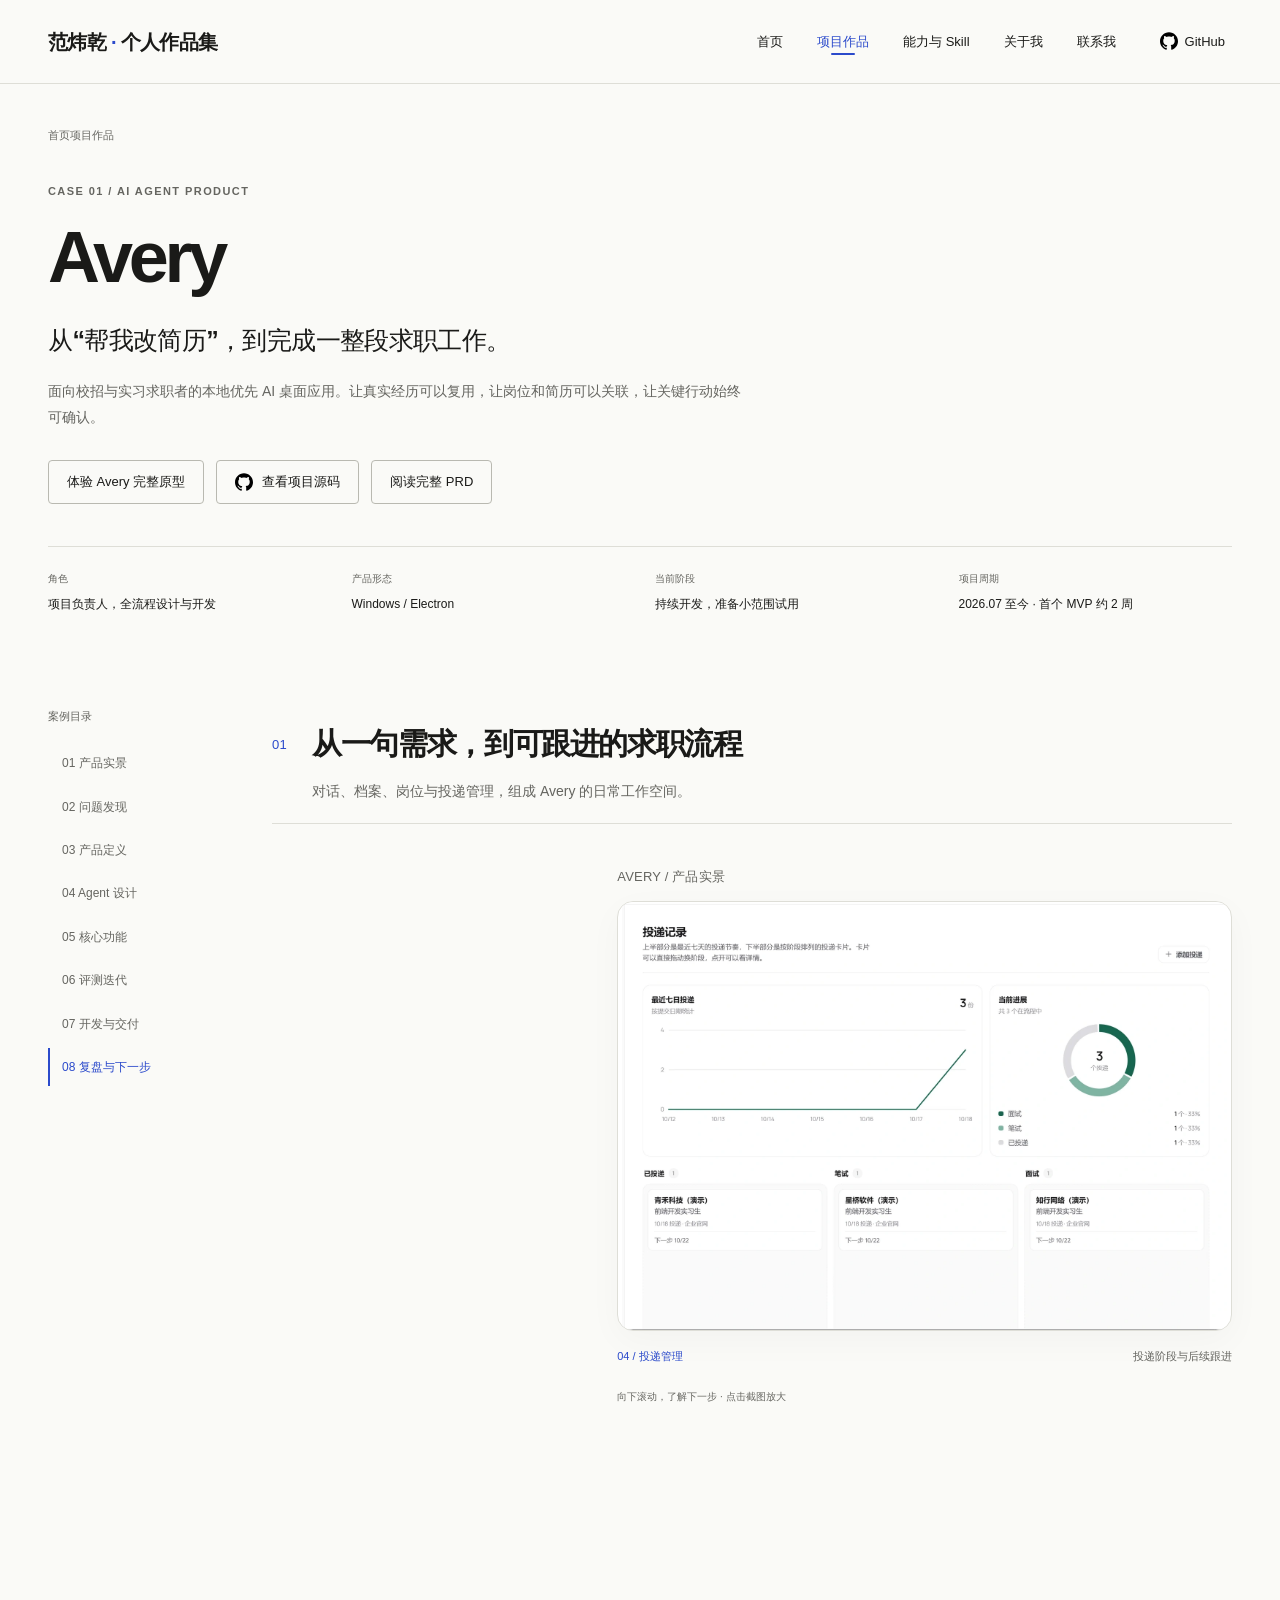
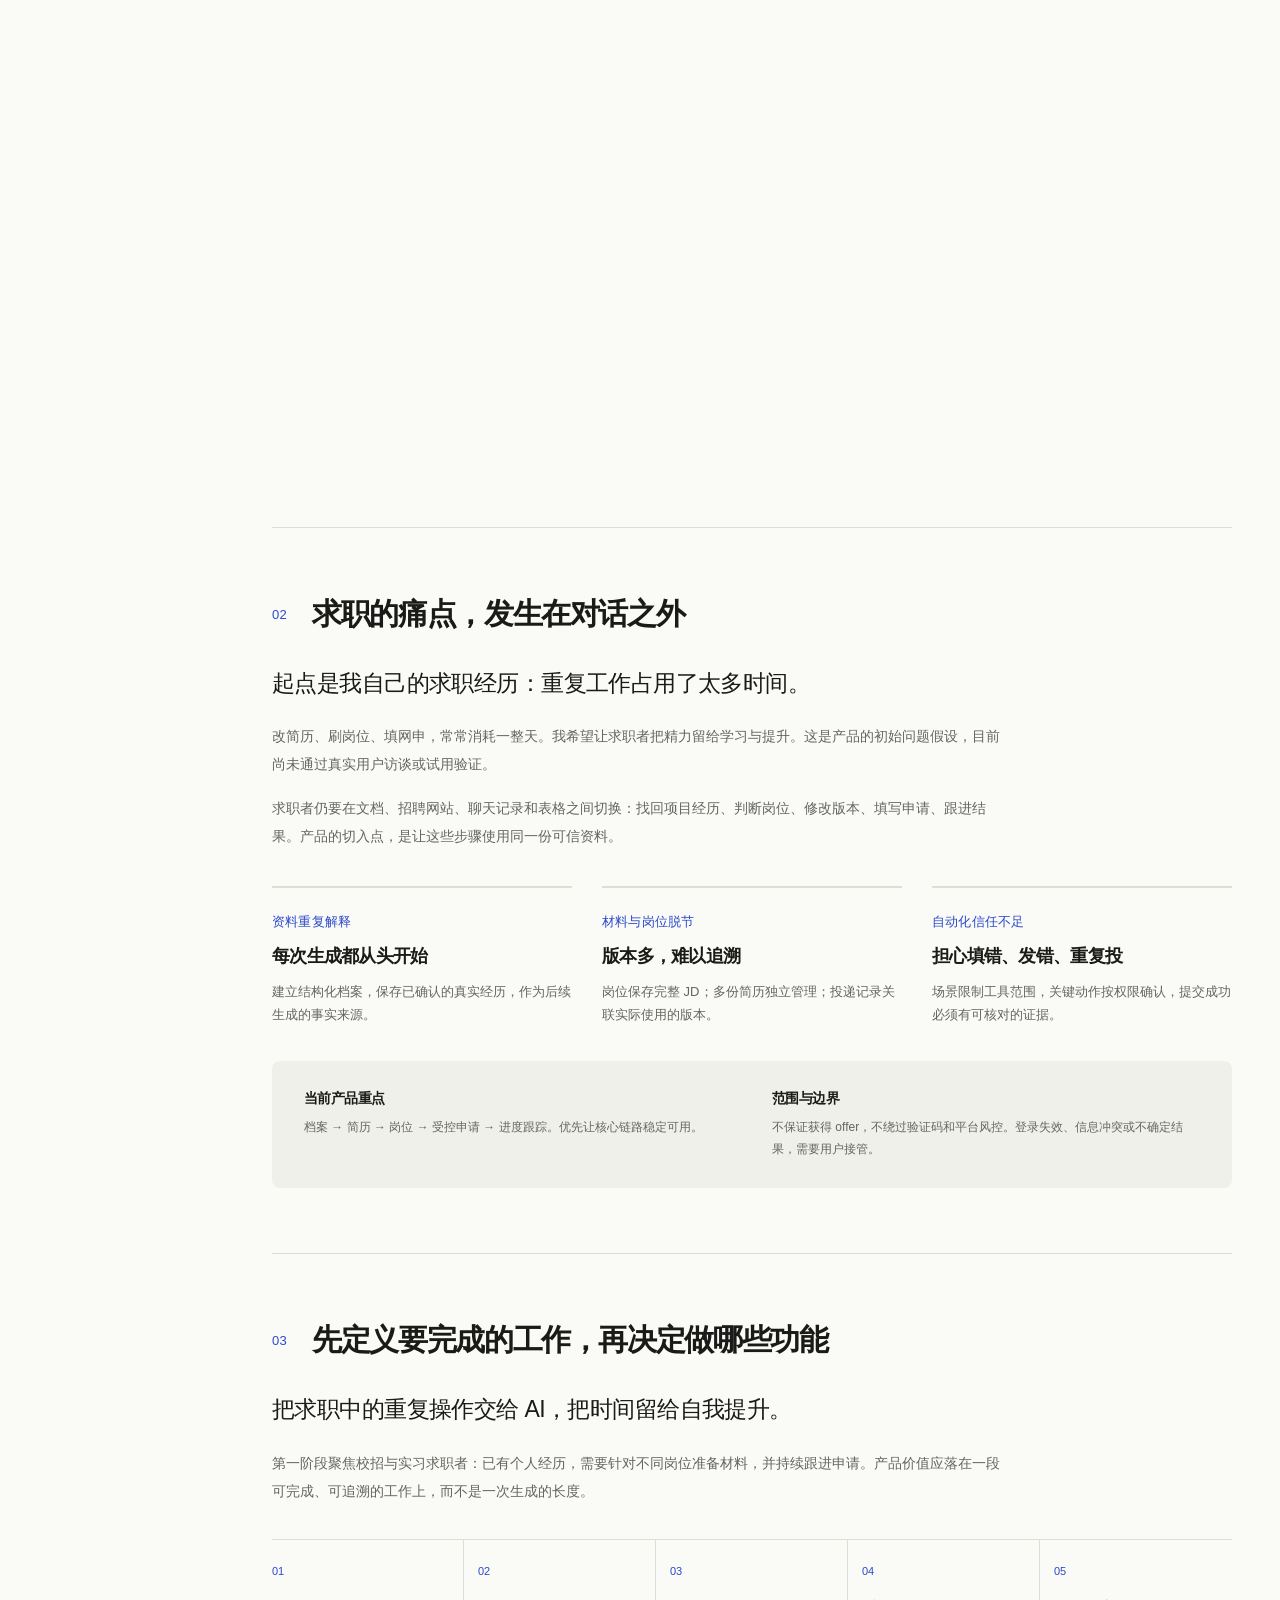
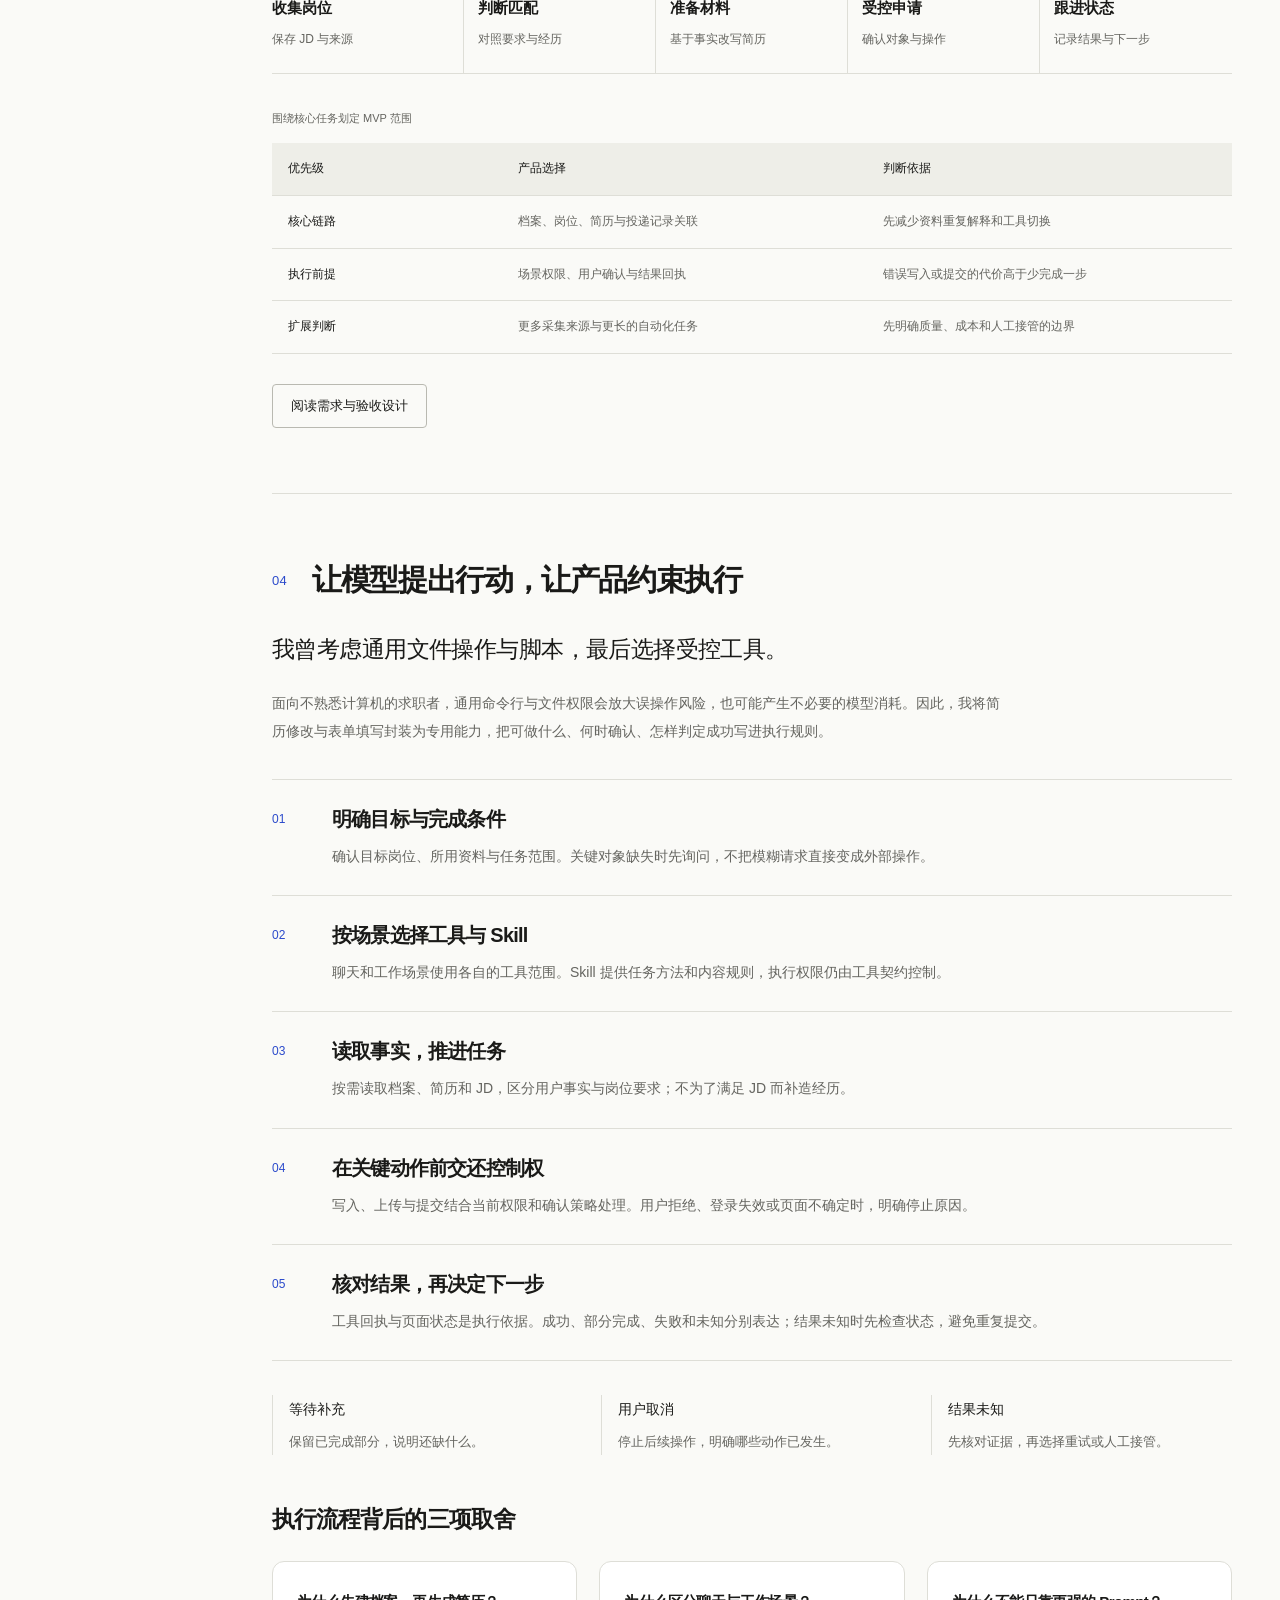
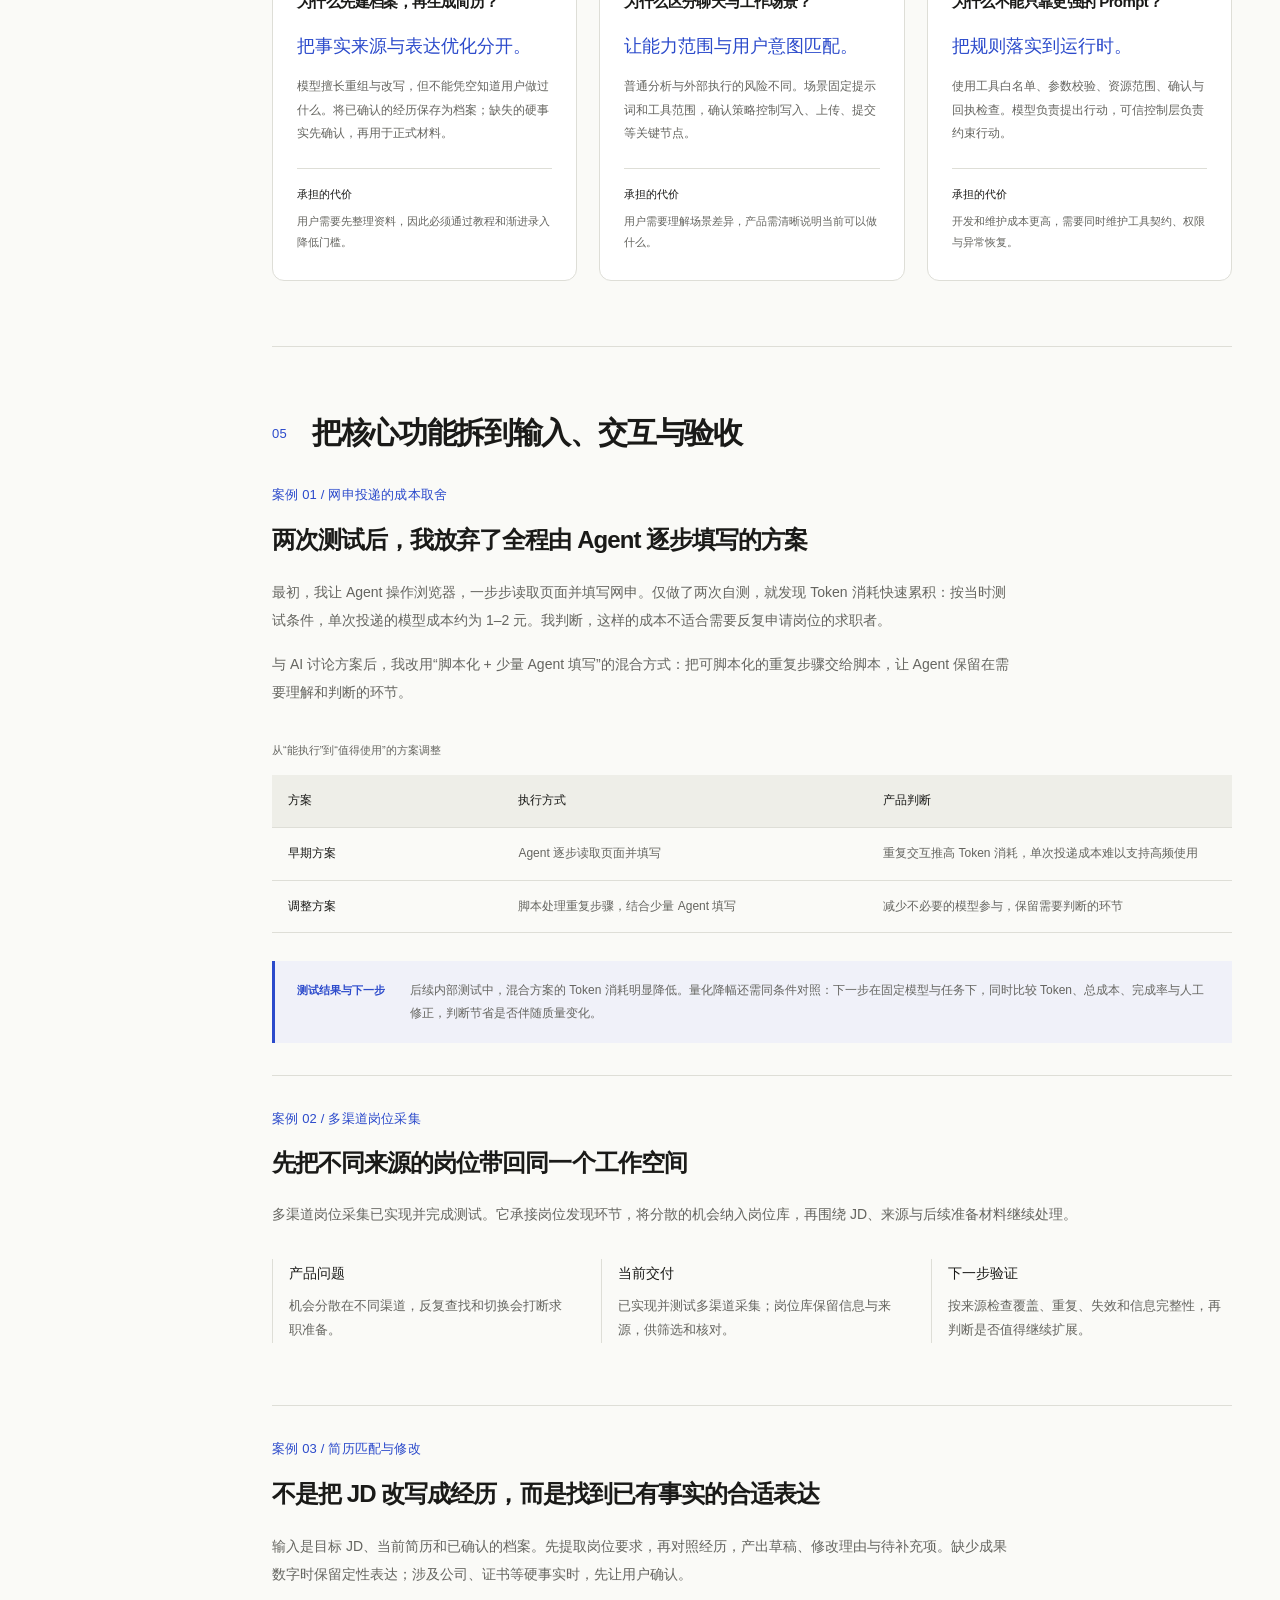
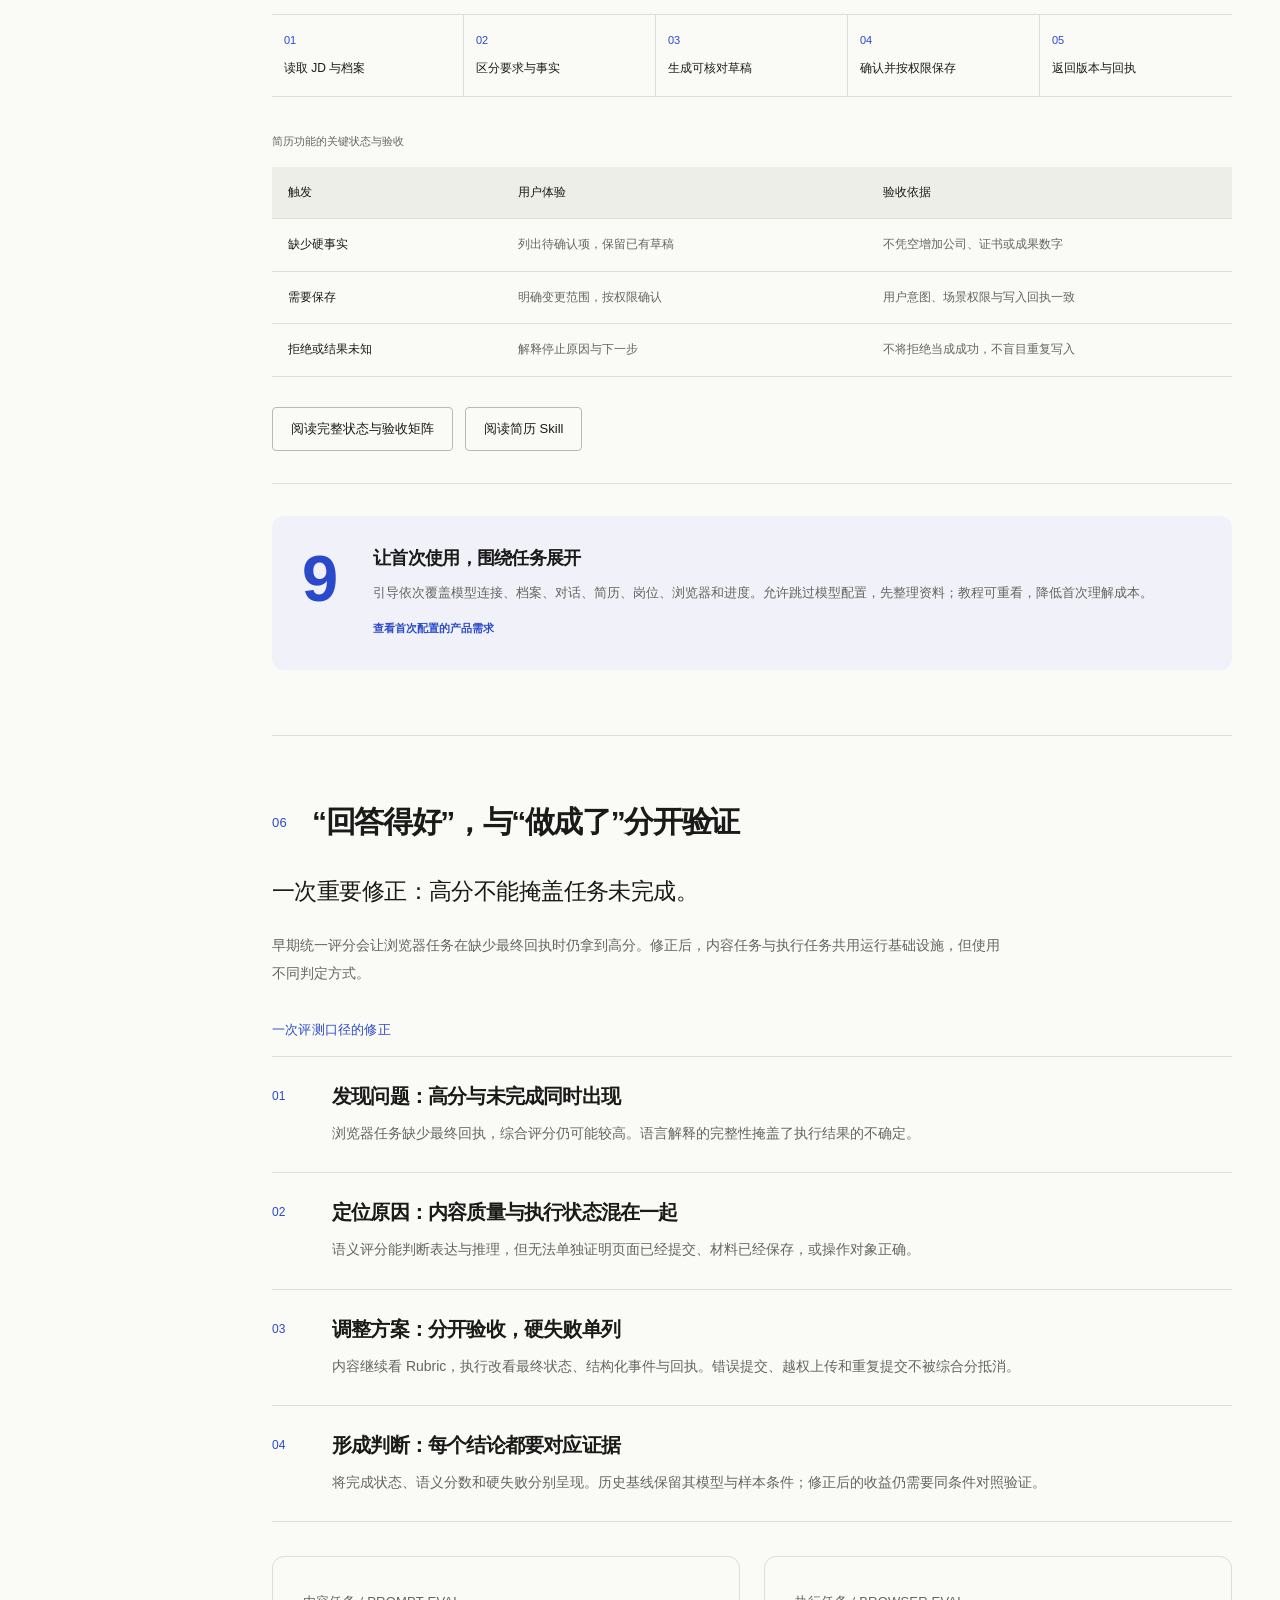
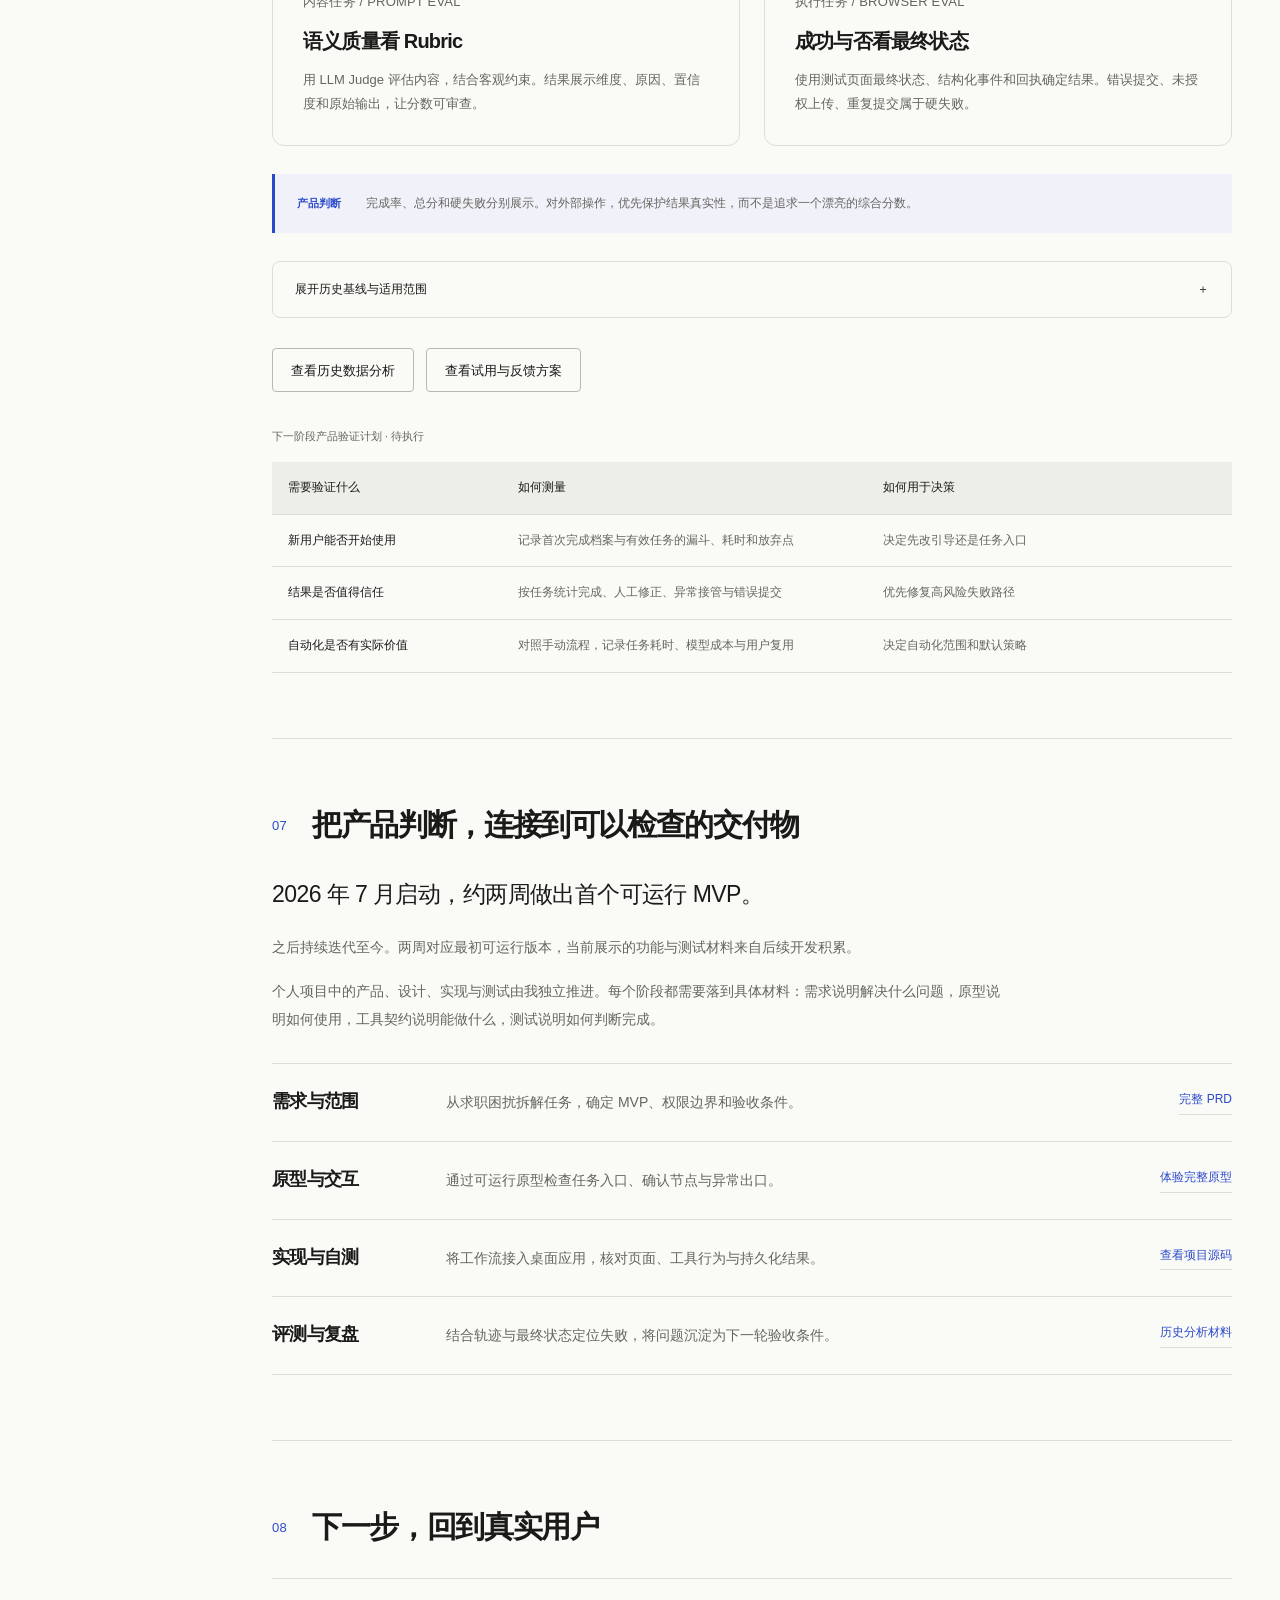
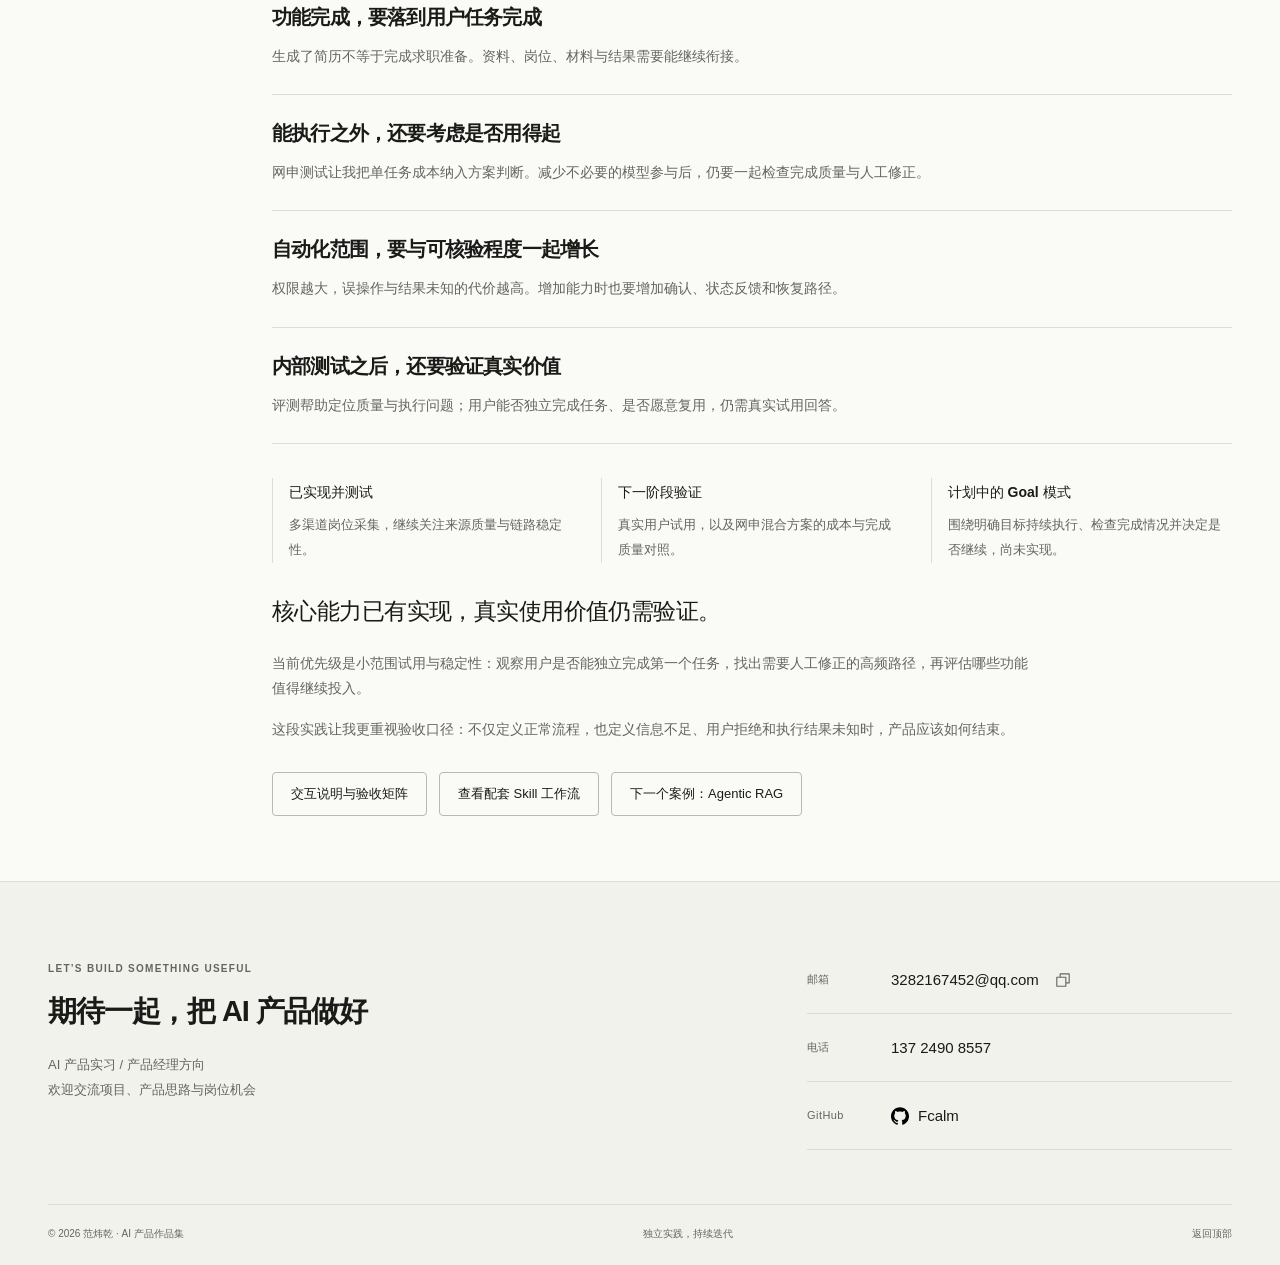
<file: project-detail.html>
<!doctype html><html lang="zh-CN"><head><meta charset="utf-8"><meta name="viewport" content="width=device-width, initial-scale=1"><meta name="theme-color" content="#fafaf7"><title>Avery · AI 求职工作空间 · 范炜乾</title><meta name="description" content="Avery AI 产品案例：从求职问题、MVP 定义，到 Agent 设计、核心功能、效果评测与产品迭代。"><meta property="og:title" content="Avery · AI 求职工作空间 · 范炜乾"><meta property="og:description" content="Avery AI 产品案例：从求职问题、MVP 定义，到 Agent 设计、核心功能、效果评测与产品迭代。"><meta property="og:type" content="website"><link rel="icon" href="assets/favicon.svg" type="image/svg+xml"><link rel="stylesheet" href="styles.css"><script src="site.js" defer></script></head><body id="top" class="avery-case"><a class="skip-link" href="#main">跳转到主要内容</a><header class="site-header"><div class="container header-inner"><a class="wordmark" href="index.html" aria-label="范炜乾·个人作品集首页">范炜乾<span class="wordmark-divider">·</span>个人作品集</a><button class="menu-toggle" aria-expanded="false" aria-controls="navigation">菜单 <span aria-hidden="true">＋</span></button><nav id="navigation" aria-label="主导航"><a href="index.html">首页</a><a href="index.html#selected" aria-current="page">项目作品</a><a href="index.html#capabilities">能力与 Skill</a><a href="index.html#about">关于我</a><a href="index.html#contact">联系我</a><a class="nav-github" href="https://github.com/Fcalm" target="_blank" rel="noopener noreferrer"><img class="github-icon" src="assets/github.svg" alt="" aria-hidden="true" width="18" height="18">GitHub</a></nav></div></header><main id="main"><section class="case-hero container"><a class="back-link" href="index.html#selected"> 首页项目作品</a><p class="kicker">CASE 01 / AI AGENT PRODUCT</p><h1>Avery</h1><p class="case-tagline">从“帮我改简历”，到完成一整段求职工作。</p><p class="case-intro">面向校招与实习求职者的本地优先 AI 桌面应用。让真实经历可以复用，让岗位和简历可以关联，让关键行动始终可确认。</p><div class="actions"><a class="button primary" href="prototypes/avery/full/index.html" target="_blank" rel="noopener noreferrer">体验 Avery 完整原型</a><a class="text-link" href="https://github.com/Fcalm/Avery" target="_blank" rel="noopener noreferrer"><img class="github-icon" src="assets/github.svg" alt="" aria-hidden="true" width="18" height="18">查看项目源码</a><a class="text-link" href="prd.html">阅读完整 PRD</a></div><dl class="case-facts"><div><dt>角色</dt><dd>项目负责人，全流程设计与开发</dd></div><div><dt>产品形态</dt><dd>Windows / Electron</dd></div><div><dt>当前阶段</dt><dd>持续开发，准备小范围试用</dd></div><div><dt>项目周期</dt><dd>2026.07 至今 · 首个 MVP 约 2 周</dd></div></dl></section><div class="container case-layout"><nav class="case-nav" aria-label="案例章节"><button class="case-nav-toggle" aria-expanded="false" aria-controls="case-directory">案例目录</button><div class="container" id="case-directory"><a href="#demo">01 产品实景</a><a href="#problem">02 问题发现</a><a href="#definition">03 产品定义</a><a href="#agent-design">04 Agent 设计</a><a href="#experience">05 核心功能</a><a href="#evaluation">06 评测迭代</a><a href="#build">07 开发与交付</a><a href="#reflection">08 复盘与下一步</a></div></nav><div class="case-body"><section id="demo" class="case-section app-walkthrough"><div class="section-heading"><span class="section-number">01</span><h2>从一句需求，到可跟进的求职流程</h2><p>对话、档案、岗位与投递管理，组成 Avery 的日常工作空间。</p></div>
<div class="app-flow" data-app-flow><div class="app-flow-story"><article class="app-flow-step" data-flow-step="0" aria-labelledby="flow-title-0">
<div class="app-flow-copy"><p class="app-flow-label">01 / 对话</p><h3 id="flow-title-0">从一个具体任务开始</h3><p>把求职需求交给 Avery，在对话中明确目标、补充上下文，再推进下一步。</p><ol><li><strong>提出目标</strong><span>说明目标岗位与要完成的任务，而不是反复切换工具。</span></li><li><strong>控制执行</strong><span>选择聊天或工作场景，并在输入区确认当前的操作权限。</span></li><li><strong>保留上下文</strong><span>继续已有会话，让后续工作沿用同一段任务背景。</span></li></ol></div>
<figure class="app-flow-mobile"><button class="image-zoom" data-image="assets/avery/avery-chat.png" aria-label="放大查看：对话真实应用截图"><img src="assets/avery/avery-chat.png" alt="Avery 真实应用的对话首页，包含会话侧栏、场景选择与确认策略" loading="lazy"></button><figcaption>对话入口与任务上下文</figcaption></figure></article><article class="app-flow-step" data-flow-step="1" aria-labelledby="flow-title-1">
<div class="app-flow-copy"><p class="app-flow-label">02 / 档案</p><h3 id="flow-title-1">让每次生成，都有事实依据</h3><p>将分散的教育、项目与工作经历整理为个人档案，作为写简历和填写申请时的资料底稿。</p><ol><li><strong>整理经历</strong><span>按教育、项目、工作、技能等类别组织资料。</span></li><li><strong>确认事实</strong><span>点开条目核对时间、职责与成果，避免模型补写未知经历。</span></li><li><strong>反复复用</strong><span>让同一份已确认资料服务于后续求职任务，减少重复说明。</span></li></ol></div>
<figure class="app-flow-mobile"><button class="image-zoom" data-image="assets/avery/03-profile-list.webp" aria-label="放大查看：档案真实应用截图"><img src="assets/avery/03-profile-list.webp" alt="Avery 真实应用的档案列表，按类别整理教育、项目、工作和技能条目" loading="lazy"></button><figcaption>结构化档案与事实来源</figcaption></figure></article><article class="app-flow-step" data-flow-step="2" aria-labelledby="flow-title-2">
<div class="app-flow-copy"><p class="app-flow-label">03 / 岗位</p><h3 id="flow-title-2">把分散的机会，放进同一个岗位库</h3><p>先保存岗位，再筛选和比较。岗位详情与来源一起保留，为后续准备材料和申请提供上下文。</p><ol><li><strong>收集机会</strong><span>通过岗位采集或手动添加，将目标机会保存到岗位库。</span></li><li><strong>筛选比较</strong><span>按关键词、城市、求职类型等条件缩小范围。</span></li><li><strong>查看依据</strong><span>在详情中核对岗位信息、原始链接与 JD，再决定下一步。</span></li></ol></div>
<figure class="app-flow-mobile"><button class="image-zoom" data-image="assets/avery/06-job-clean.webp" aria-label="放大查看：岗位真实应用截图"><img src="assets/avery/06-job-clean.webp" alt="Avery 真实应用的岗位库，左侧岗位列表与右侧详情同时呈现" loading="lazy"></button><figcaption>岗位筛选、来源与详情</figcaption></figure></article><article class="app-flow-step" data-flow-step="3" aria-labelledby="flow-title-3">
<div class="app-flow-copy"><p class="app-flow-label">04 / 投递管理</p><h3 id="flow-title-3">投出之后，仍然知道下一步</h3><p>将零散的投递结果转成可跟进的记录，用阶段和下一步日期管理持续发生的求职任务。</p><ol><li><strong>查看节奏</strong><span>在概览中了解近期投递与当前进度。</span></li><li><strong>更新阶段</strong><span>通过已投递、笔试、面试等阶段组织投递卡片。</span></li><li><strong>持续跟进</strong><span>从卡片查看记录与下一步日期，避免投出后失去追踪。</span></li></ol></div>
<figure class="app-flow-mobile"><button class="image-zoom" data-image="assets/avery/08-applications-clean.webp" aria-label="放大查看：投递管理真实应用截图"><img src="assets/avery/08-applications-clean.webp" alt="Avery 真实应用的投递记录，包含投递趋势、阶段分布与下一步日期" loading="lazy"></button><figcaption>投递阶段与后续跟进</figcaption></figure></article></div><div class="app-flow-visual"><div class="app-flow-sticky"><p class="app-flow-eyebrow">AVERY / 产品实景</p><div class="app-flow-screen"><figure class="app-flow-frame is-current" data-flow-frame="0" aria-hidden="false"><button class="image-zoom" data-image="assets/avery/avery-chat.png" aria-label="放大查看：对话真实应用截图" tabindex="0"><img src="assets/avery/avery-chat.png" alt="Avery 真实应用的对话首页，包含会话侧栏、场景选择与确认策略" loading="eager" decoding="async"></button><figcaption><span>01 / 对话</span><span>对话入口与任务上下文</span></figcaption></figure><figure class="app-flow-frame" data-flow-frame="1" aria-hidden="true"><button class="image-zoom" data-image="assets/avery/03-profile-list.webp" aria-label="放大查看：档案真实应用截图" tabindex="-1"><img src="assets/avery/03-profile-list.webp" alt="Avery 真实应用的档案列表，按类别整理教育、项目、工作和技能条目" loading="eager" decoding="async"></button><figcaption><span>02 / 档案</span><span>结构化档案与事实来源</span></figcaption></figure><figure class="app-flow-frame" data-flow-frame="2" aria-hidden="true"><button class="image-zoom" data-image="assets/avery/06-job-clean.webp" aria-label="放大查看：岗位真实应用截图" tabindex="-1"><img src="assets/avery/06-job-clean.webp" alt="Avery 真实应用的岗位库，左侧岗位列表与右侧详情同时呈现" loading="eager" decoding="async"></button><figcaption><span>03 / 岗位</span><span>岗位筛选、来源与详情</span></figcaption></figure><figure class="app-flow-frame" data-flow-frame="3" aria-hidden="true"><button class="image-zoom" data-image="assets/avery/08-applications-clean.webp" aria-label="放大查看：投递管理真实应用截图" tabindex="-1"><img src="assets/avery/08-applications-clean.webp" alt="Avery 真实应用的投递记录，包含投递趋势、阶段分布与下一步日期" loading="eager" decoding="async"></button><figcaption><span>04 / 投递管理</span><span>投递阶段与后续跟进</span></figcaption></figure></div><p class="app-flow-hint">向下滚动，了解下一步 · 点击截图放大</p></div></div></div></section><section id="problem" class="case-section"><div class="section-heading"><span class="section-number">02</span><h2>求职的痛点，发生在对话之外</h2></div><div class="reading"><p class="lead">起点是我自己的求职经历：重复工作占用了太多时间。</p><p>改简历、刷岗位、填网申，常常消耗一整天。我希望让求职者把精力留给学习与提升。这是产品的初始问题假设，目前尚未通过真实用户访谈或试用验证。</p><p>求职者仍要在文档、招聘网站、聊天记录和表格之间切换：找回项目经历、判断岗位、修改版本、填写申请、跟进结果。产品的切入点，是让这些步骤使用同一份可信资料。</p></div><div class="problem-grid"><article><span>资料重复解释</span><h3>每次生成都从头开始</h3><p>建立结构化档案，保存已确认的真实经历，作为后续生成的事实来源。</p></article><article><span>材料与岗位脱节</span><h3>版本多，难以追溯</h3><p>岗位保存完整 JD；多份简历独立管理；投递记录关联实际使用的版本。</p></article><article><span>自动化信任不足</span><h3>担心填错、发错、重复投</h3><p>场景限制工具范围，关键动作按权限确认，提交成功必须有可核对的证据。</p></article></div><div class="scope-panel"><div><h3>当前产品重点</h3><p>档案 → 简历 → 岗位 → 受控申请 → 进度跟踪。优先让核心链路稳定可用。</p></div><div><h3>范围与边界</h3><p>不保证获得 offer，不绕过验证码和平台风控。登录失效、信息冲突或不确定结果，需要用户接管。</p></div></div></section><section id="definition" class="case-section"><div class="section-heading"><span class="section-number">03</span><h2>先定义要完成的工作，再决定做哪些功能</h2></div>
<div class="reading"><p class="lead">把求职中的重复操作交给 AI，把时间留给自我提升。</p><p>第一阶段聚焦校招与实习求职者：已有个人经历，需要针对不同岗位准备材料，并持续跟进申请。产品价值应落在一段可完成、可追溯的工作上，而不是一次生成的长度。</p></div>
<ol class="case-task-path" aria-label="Avery 求职任务链路"><li><b>01</b><strong>收集岗位</strong><span>保存 JD 与来源</span></li><li><b>02</b><strong>判断匹配</strong><span>对照要求与经历</span></li><li><b>03</b><strong>准备材料</strong><span>基于事实改写简历</span></li><li><b>04</b><strong>受控申请</strong><span>确认对象与操作</span></li><li><b>05</b><strong>跟进状态</strong><span>记录结果与下一步</span></li></ol>
<div class="table-scroll"><table><caption>围绕核心任务划定 MVP 范围</caption><thead><tr><th scope="col">优先级</th><th scope="col">产品选择</th><th scope="col">判断依据</th></tr></thead><tbody><tr><th scope="row">核心链路</th><td>档案、岗位、简历与投递记录关联</td><td>先减少资料重复解释和工具切换</td></tr><tr><th scope="row">执行前提</th><td>场景权限、用户确认与结果回执</td><td>错误写入或提交的代价高于少完成一步</td></tr><tr><th scope="row">扩展判断</th><td>更多采集来源与更长的自动化任务</td><td>先明确质量、成本和人工接管的边界</td></tr></tbody></table></div><div class="actions"><a class="text-link" href="prd.html#fr-01">阅读需求与验收设计</a></div></section><section id="agent-design" class="case-section"><div class="section-heading"><span class="section-number">04</span><h2>让模型提出行动，让产品约束执行</h2></div>
<div class="reading"><p class="lead">我曾考虑通用文件操作与脚本，最后选择受控工具。</p><p>面向不熟悉计算机的求职者，通用命令行与文件权限会放大误操作风险，也可能产生不必要的模型消耗。因此，我将简历修改与表单填写封装为专用能力，把可做什么、何时确认、怎样判定成功写进执行规则。</p></div>
<ol class="case-agent-steps" aria-label="Agent 任务执行与核验流程"><li><b>01</b><div><h3>明确目标与完成条件</h3><p>确认目标岗位、所用资料与任务范围。关键对象缺失时先询问，不把模糊请求直接变成外部操作。</p></div></li><li><b>02</b><div><h3>按场景选择工具与 Skill</h3><p>聊天和工作场景使用各自的工具范围。Skill 提供任务方法和内容规则，执行权限仍由工具契约控制。</p></div></li><li><b>03</b><div><h3>读取事实，推进任务</h3><p>按需读取档案、简历和 JD，区分用户事实与岗位要求；不为了满足 JD 而补造经历。</p></div></li><li><b>04</b><div><h3>在关键动作前交还控制权</h3><p>写入、上传与提交结合当前权限和确认策略处理。用户拒绝、登录失效或页面不确定时，明确停止原因。</p></div></li><li><b>05</b><div><h3>核对结果，再决定下一步</h3><p>工具回执与页面状态是执行依据。成功、部分完成、失败和未知分别表达；结果未知时先检查状态，避免重复提交。</p></div></li></ol>
<div class="case-state-strip"><div><strong>等待补充</strong><p>保留已完成部分，说明还缺什么。</p></div><div><strong>用户取消</strong><p>停止后续操作，明确哪些动作已发生。</p></div><div><strong>结果未知</strong><p>先核对证据，再选择重试或人工接管。</p></div></div>
<h3 class="case-subheading" id="decisions">执行流程背后的三项取舍</h3><div class="decision-grid"><article class="decision"><h3>为什么先建档案，再生成简历？</h3><p class="decision-choice">把事实来源与表达优化分开。</p><p>模型擅长重组与改写，但不能凭空知道用户做过什么。将已确认的经历保存为档案；缺失的硬事实先确认，再用于正式材料。</p><div class="tradeoff"><span>承担的代价</span>用户需要先整理资料，因此必须通过教程和渐进录入降低门槛。</div></article><article class="decision"><h3>为什么区分聊天与工作场景？</h3><p class="decision-choice">让能力范围与用户意图匹配。</p><p>普通分析与外部执行的风险不同。场景固定提示词和工具范围，确认策略控制写入、上传、提交等关键节点。</p><div class="tradeoff"><span>承担的代价</span>用户需要理解场景差异，产品需清晰说明当前可以做什么。</div></article><article class="decision"><h3>为什么不能只靠更强的 Prompt？</h3><p class="decision-choice">把规则落实到运行时。</p><p>使用工具白名单、参数校验、资源范围、确认与回执检查。模型负责提出行动，可信控制层负责约束行动。</p><div class="tradeoff"><span>承担的代价</span>开发和维护成本更高，需要同时维护工具契约、权限与异常恢复。</div></article></div></section><section id="experience" class="case-section"><div class="section-heading"><span class="section-number">05</span><h2>把核心功能拆到输入、交互与验收</h2></div>
<article class="case-feature" id="application-cost"><p class="mini-label">案例 01 / 网申投递的成本取舍</p><h3>两次测试后，我放弃了全程由 Agent 逐步填写的方案</h3><div class="reading"><p>最初，我让 Agent 操作浏览器，一步步读取页面并填写网申。仅做了两次自测，就发现 Token 消耗快速累积：按当时测试条件，单次投递的模型成本约为 1–2 元。我判断，这样的成本不适合需要反复申请岗位的求职者。</p><p>与 AI 讨论方案后，我改用“脚本化 + 少量 Agent 填写”的混合方式：把可脚本化的重复步骤交给脚本，让 Agent 保留在需要理解和判断的环节。</p></div>
<div class="table-scroll"><table><caption>从“能执行”到“值得使用”的方案调整</caption><thead><tr><th scope="col">方案</th><th scope="col">执行方式</th><th scope="col">产品判断</th></tr></thead><tbody><tr><th scope="row">早期方案</th><td>Agent 逐步读取页面并填写</td><td>重复交互推高 Token 消耗，单次投递成本难以支持高频使用</td></tr><tr><th scope="row">调整方案</th><td>脚本处理重复步骤，结合少量 Agent 填写</td><td>减少不必要的模型参与，保留需要判断的环节</td></tr></tbody></table></div>
<div class="lesson"><strong>测试结果与下一步</strong><p>后续内部测试中，混合方案的 Token 消耗明显降低。量化降幅还需同条件对照：下一步在固定模型与任务下，同时比较 Token、总成本、完成率与人工修正，判断节省是否伴随质量变化。</p></div></article>
<article class="case-feature" id="job-discovery"><p class="mini-label">案例 02 / 多渠道岗位采集</p><h3>先把不同来源的岗位带回同一个工作空间</h3><p>多渠道岗位采集已实现并完成测试。它承接岗位发现环节，将分散的机会纳入岗位库，再围绕 JD、来源与后续准备材料继续处理。</p><div class="case-state-strip"><div><strong>产品问题</strong><p>机会分散在不同渠道，反复查找和切换会打断求职准备。</p></div><div><strong>当前交付</strong><p>已实现并测试多渠道采集；岗位库保留信息与来源，供筛选和核对。</p></div><div><strong>下一步验证</strong><p>按来源检查覆盖、重复、失效和信息完整性，再判断是否值得继续扩展。</p></div></div></article><article class="case-feature"><p class="mini-label">案例 03 / 简历匹配与修改</p><h3>不是把 JD 改写成经历，而是找到已有事实的合适表达</h3><div class="reading"><p>输入是目标 JD、当前简历和已确认的档案。先提取岗位要求，再对照经历，产出草稿、修改理由与待补充项。缺少成果数字时保留定性表达；涉及公司、证书等硬事实时，先让用户确认。</p></div><ol class="case-inline-flow" aria-label="简历修改流程"><li>读取 JD 与档案</li><li>区分要求与事实</li><li>生成可核对草稿</li><li>确认并按权限保存</li><li>返回版本与回执</li></ol><div class="table-scroll"><table><caption>简历功能的关键状态与验收</caption><thead><tr><th scope="col">触发</th><th scope="col">用户体验</th><th scope="col">验收依据</th></tr></thead><tbody><tr><th scope="row">缺少硬事实</th><td>列出待确认项，保留已有草稿</td><td>不凭空增加公司、证书或成果数字</td></tr><tr><th scope="row">需要保存</th><td>明确变更范围，按权限确认</td><td>用户意图、场景权限与写入回执一致</td></tr><tr><th scope="row">拒绝或结果未知</th><td>解释停止原因与下一步</td><td>不将拒绝当成成功，不盲目重复写入</td></tr></tbody></table></div><div class="actions"><a class="text-link" href="assets/product/interaction-acceptance.html">阅读完整状态与验收矩阵</a><a class="text-link" href="assets/skills/resume-tailoring.md">阅读简历 Skill</a></div></article>

<div class="onboarding-note"><span class="big-number">9</span><div><h3>让首次使用，围绕任务展开</h3><p>引导依次覆盖模型连接、档案、对话、简历、岗位、浏览器和进度。允许跳过模型配置，先整理资料；教程可重看，降低首次理解成本。</p><a class="text-link" href="prd.html#fr-01">查看首次配置的产品需求</a></div></div></section><section id="evaluation" class="case-section"><div class="section-heading"><span class="section-number">06</span><h2>“回答得好”，与“做成了”分开验证</h2></div><div class="reading"><p class="lead">一次重要修正：高分不能掩盖任务未完成。</p><p>早期统一评分会让浏览器任务在缺少最终回执时仍拿到高分。修正后，内容任务与执行任务共用运行基础设施，但使用不同判定方式。</p></div><div class="case-badcase"><p class="mini-label">一次评测口径的修正</p><ol class="case-agent-steps"><li><b>01</b><div><h3>发现问题：高分与未完成同时出现</h3><p>浏览器任务缺少最终回执，综合评分仍可能较高。语言解释的完整性掩盖了执行结果的不确定。</p></div></li><li><b>02</b><div><h3>定位原因：内容质量与执行状态混在一起</h3><p>语义评分能判断表达与推理，但无法单独证明页面已经提交、材料已经保存，或操作对象正确。</p></div></li><li><b>03</b><div><h3>调整方案：分开验收，硬失败单列</h3><p>内容继续看 Rubric，执行改看最终状态、结构化事件与回执。错误提交、越权上传和重复提交不被综合分抵消。</p></div></li><li><b>04</b><div><h3>形成判断：每个结论都要对应证据</h3><p>将完成状态、语义分数和硬失败分别呈现。历史基线保留其模型与样本条件；修正后的收益仍需要同条件对照验证。</p></div></li></ol></div><div class="evaluation-grid"><article><span class="project-index">内容任务 / PROMPT EVAL</span><h3>语义质量看 Rubric</h3><p>用 LLM Judge 评估内容，结合客观约束。结果展示维度、原因、置信度和原始输出，让分数可审查。</p></article><article><span class="project-index">执行任务 / BROWSER EVAL</span><h3>成功与否看最终状态</h3><p>使用测试页面最终状态、结构化事件和回执确定结果。错误提交、未授权上传、重复提交属于硬失败。</p></article></div><div class="lesson"><strong>产品判断</strong><p>完成率、总分和硬失败分别展示。对外部操作，优先保护结果真实性，而不是追求一个漂亮的综合分数。</p></div><details class="evidence-details"><summary>展开历史基线与适用范围 <span aria-hidden="true">＋</span></summary><div><p>项目开发记录保留了 2026-08-28 的 DeepSeek 基线：Prompt 10/10 完成，平均分 98.16；浏览器 2/2 完成，平均分 97.6。</p><p><strong>解释边界：</strong>这是特定模型、快照与测试集下的小样本历史记录。浏览器样本属于受控测试页面，不代表真实招聘网站成功率，也不是本作品集改版时重新执行的测试。</p><a class="text-link" href="https://github.com/Fcalm/Avery/blob/main/docs/Agent-design/12-agent-evaluation-system-development-plan.md" target="_blank" rel="noopener noreferrer"><img class="github-icon" src="assets/github.svg" alt="" aria-hidden="true" width="18" height="18">查看项目中的基线记录</a></div></details><div class="actions"><a class="text-link" href="skills.html#metrics">查看历史数据分析</a><a class="text-link" href="assets/product/research-feedback-plan.html">查看试用与反馈方案</a></div><div class="table-scroll"><table><caption>下一阶段产品验证计划 · 待执行</caption><thead><tr><th scope="col">需要验证什么</th><th scope="col">如何测量</th><th scope="col">如何用于决策</th></tr></thead><tbody><tr><th scope="row">新用户能否开始使用</th><td>记录首次完成档案与有效任务的漏斗、耗时和放弃点</td><td>决定先改引导还是任务入口</td></tr><tr><th scope="row">结果是否值得信任</th><td>按任务统计完成、人工修正、异常接管与错误提交</td><td>优先修复高风险失败路径</td></tr><tr><th scope="row">自动化是否有实际价值</th><td>对照手动流程，记录任务耗时、模型成本与用户复用</td><td>决定自动化范围和默认策略</td></tr></tbody></table></div></section><section id="build" class="case-section"><div class="section-heading"><span class="section-number">07</span><h2>把产品判断，连接到可以检查的交付物</h2></div>
<div class="reading"><p class="lead">2026 年 7 月启动，约两周做出首个可运行 MVP。</p><p>之后持续迭代至今。两周对应最初可运行版本，当前展示的功能与测试材料来自后续开发积累。</p><p>个人项目中的产品、设计、实现与测试由我独立推进。每个阶段都需要落到具体材料：需求说明解决什么问题，原型说明如何使用，工具契约说明能做什么，测试说明如何判断完成。</p></div>
<div class="case-build-list"><article><h3>需求与范围</h3><p>从求职困扰拆解任务，确定 MVP、权限边界和验收条件。</p><a href="prd.html">完整 PRD</a></article><article><h3>原型与交互</h3><p>通过可运行原型检查任务入口、确认节点与异常出口。</p><a href="prototypes/avery/full/index.html" target="_blank" rel="noopener noreferrer">体验完整原型</a></article><article><h3>实现与自测</h3><p>将工作流接入桌面应用，核对页面、工具行为与持久化结果。</p><a href="https://github.com/Fcalm/Avery" target="_blank" rel="noopener noreferrer">查看项目源码</a></article><article><h3>评测与复盘</h3><p>结合轨迹与最终状态定位失败，将问题沉淀为下一轮验收条件。</p><a href="assets/analysis/baseline-analysis.html">历史分析材料</a></article></div></section><section id="reflection" class="case-section reflection"><div class="section-heading"><span class="section-number">08</span><h2>下一步，回到真实用户</h2></div><div class="case-reflection-points"><article><h3>功能完成，要落到用户任务完成</h3><p>生成了简历不等于完成求职准备。资料、岗位、材料与结果需要能继续衔接。</p></article><article><h3>能执行之外，还要考虑是否用得起</h3><p>网申测试让我把单任务成本纳入方案判断。减少不必要的模型参与后，仍要一起检查完成质量与人工修正。</p></article><article><h3>自动化范围，要与可核验程度一起增长</h3><p>权限越大，误操作与结果未知的代价越高。增加能力时也要增加确认、状态反馈和恢复路径。</p></article><article><h3>内部测试之后，还要验证真实价值</h3><p>评测帮助定位质量与执行问题；用户能否独立完成任务、是否愿意复用，仍需真实试用回答。</p></article></div><div class="case-state-strip case-roadmap"><div><strong>已实现并测试</strong><p>多渠道岗位采集，继续关注来源质量与链路稳定性。</p></div><div><strong>下一阶段验证</strong><p>真实用户试用，以及网申混合方案的成本与完成质量对照。</p></div><div><strong>计划中的 Goal 模式</strong><p>围绕明确目标持续执行、检查完成情况并决定是否继续，尚未实现。</p></div></div><p class="lead">核心能力已有实现，真实使用价值仍需验证。</p><p>当前优先级是小范围试用与稳定性：观察用户是否能独立完成第一个任务，找出需要人工修正的高频路径，再评估哪些功能值得继续投入。</p><p>这段实践让我更重视验收口径：不仅定义正常流程，也定义信息不足、用户拒绝和执行结果未知时，产品应该如何结束。</p><div class="actions"><a class="text-link" href="assets/product/interaction-acceptance.html">交互说明与验收矩阵</a><a class="text-link" href="skills.html#library">查看配套 Skill 工作流</a><a class="text-link" href="project-rag.html">下一个案例：Agentic RAG</a></div></section></div></div></main><footer id="contact"><svg class="footer-art" viewBox="0 0 1000 520" fill="none" aria-hidden="true" focusable="false"><path pathLength="1" style="--trace-delay:0.00s" d="M -110 278 C 70 70 240 80 385 245 S 675 440 775 212 S 1015 20 1120 200"/><path pathLength="1" style="--trace-delay:0.18s" d="M -110 292 C 70 79 240 92 385 256 S 675 436 775 220 S 1015 34 1120 216"/><path pathLength="1" style="--trace-delay:0.36s" d="M -110 306 C 70 88 240 104 385 267 S 675 432 775 228 S 1015 48 1120 232"/><path pathLength="1" style="--trace-delay:0.54s" d="M -110 320 C 70 97 240 116 385 278 S 675 428 775 236 S 1015 62 1120 248"/><path pathLength="1" style="--trace-delay:0.72s" d="M -110 334 C 70 106 240 128 385 289 S 675 424 775 244 S 1015 76 1120 264"/><path pathLength="1" style="--trace-delay:0.90s" d="M -110 348 C 70 115 240 140 385 300 S 675 420 775 252 S 1015 90 1120 280"/><path pathLength="1" style="--trace-delay:1.08s" d="M -110 362 C 70 124 240 152 385 311 S 675 416 775 260 S 1015 104 1120 296"/><path pathLength="1" style="--trace-delay:1.26s" d="M -110 376 C 70 133 240 164 385 322 S 675 412 775 268 S 1015 118 1120 312"/><path pathLength="1" style="--trace-delay:1.44s" d="M -110 390 C 70 142 240 176 385 333 S 675 408 775 276 S 1015 132 1120 328"/></svg><div class="container"><div class="contact-top"><div class="footer-intro"><p class="kicker">LET’S BUILD SOMETHING USEFUL</p><h2>期待一起，把 AI 产品做好</h2><p>AI 产品实习 / 产品经理方向<br>欢迎交流项目、产品思路与岗位机会</p></div><address class="footer-contacts" aria-label="联系方式"><div class="footer-contact-row"><span class="footer-contact-label">邮箱</span><div class="footer-email"><a href="mailto:3282167452@qq.com">3282167452@qq.com</a><button class="copy-icon-button" data-copy="3282167452@qq.com" aria-label="复制邮箱地址" title="复制邮箱地址"><span class="copy-icon" aria-hidden="true"></span></button></div></div><div class="footer-contact-row"><span class="footer-contact-label">电话</span><a href="tel:13724908557">137 2490 8557</a></div><div class="footer-contact-row"><span class="footer-contact-label">GitHub</span><a class="footer-github" href="https://github.com/Fcalm" target="_blank" rel="noopener noreferrer"><img class="github-icon" src="assets/github.svg" alt="" aria-hidden="true" width="18" height="18">Fcalm</a></div></address></div><div class="footer-bottom"><span>© 2026 范炜乾 · AI 产品作品集</span><span>独立实践，持续迭代</span><a href="#top">返回顶部</a></div></div></footer><div class="toast" role="status" aria-live="polite"></div><dialog class="image-dialog" aria-label="产品截图预览"><button class="dialog-close" autofocus>关闭预览 ×</button><img alt=""><p></p></dialog></body></html>
</file>
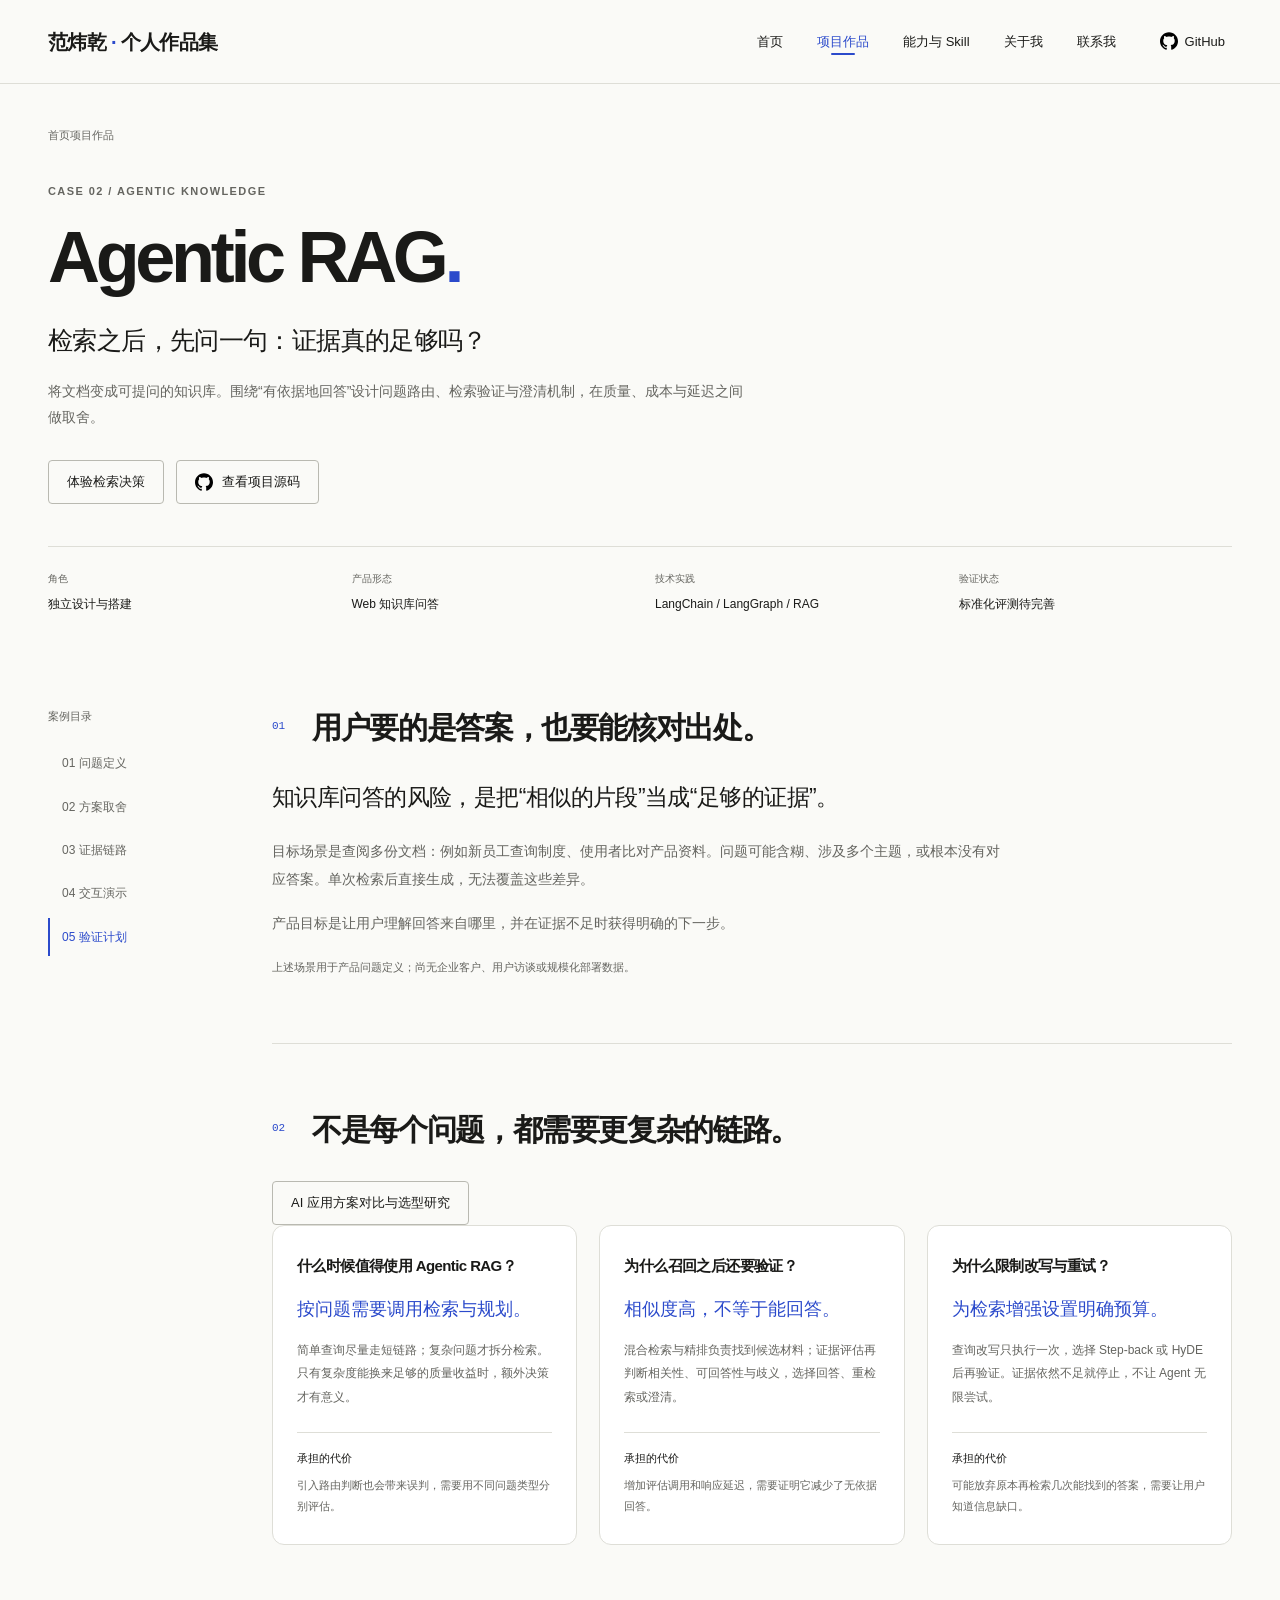
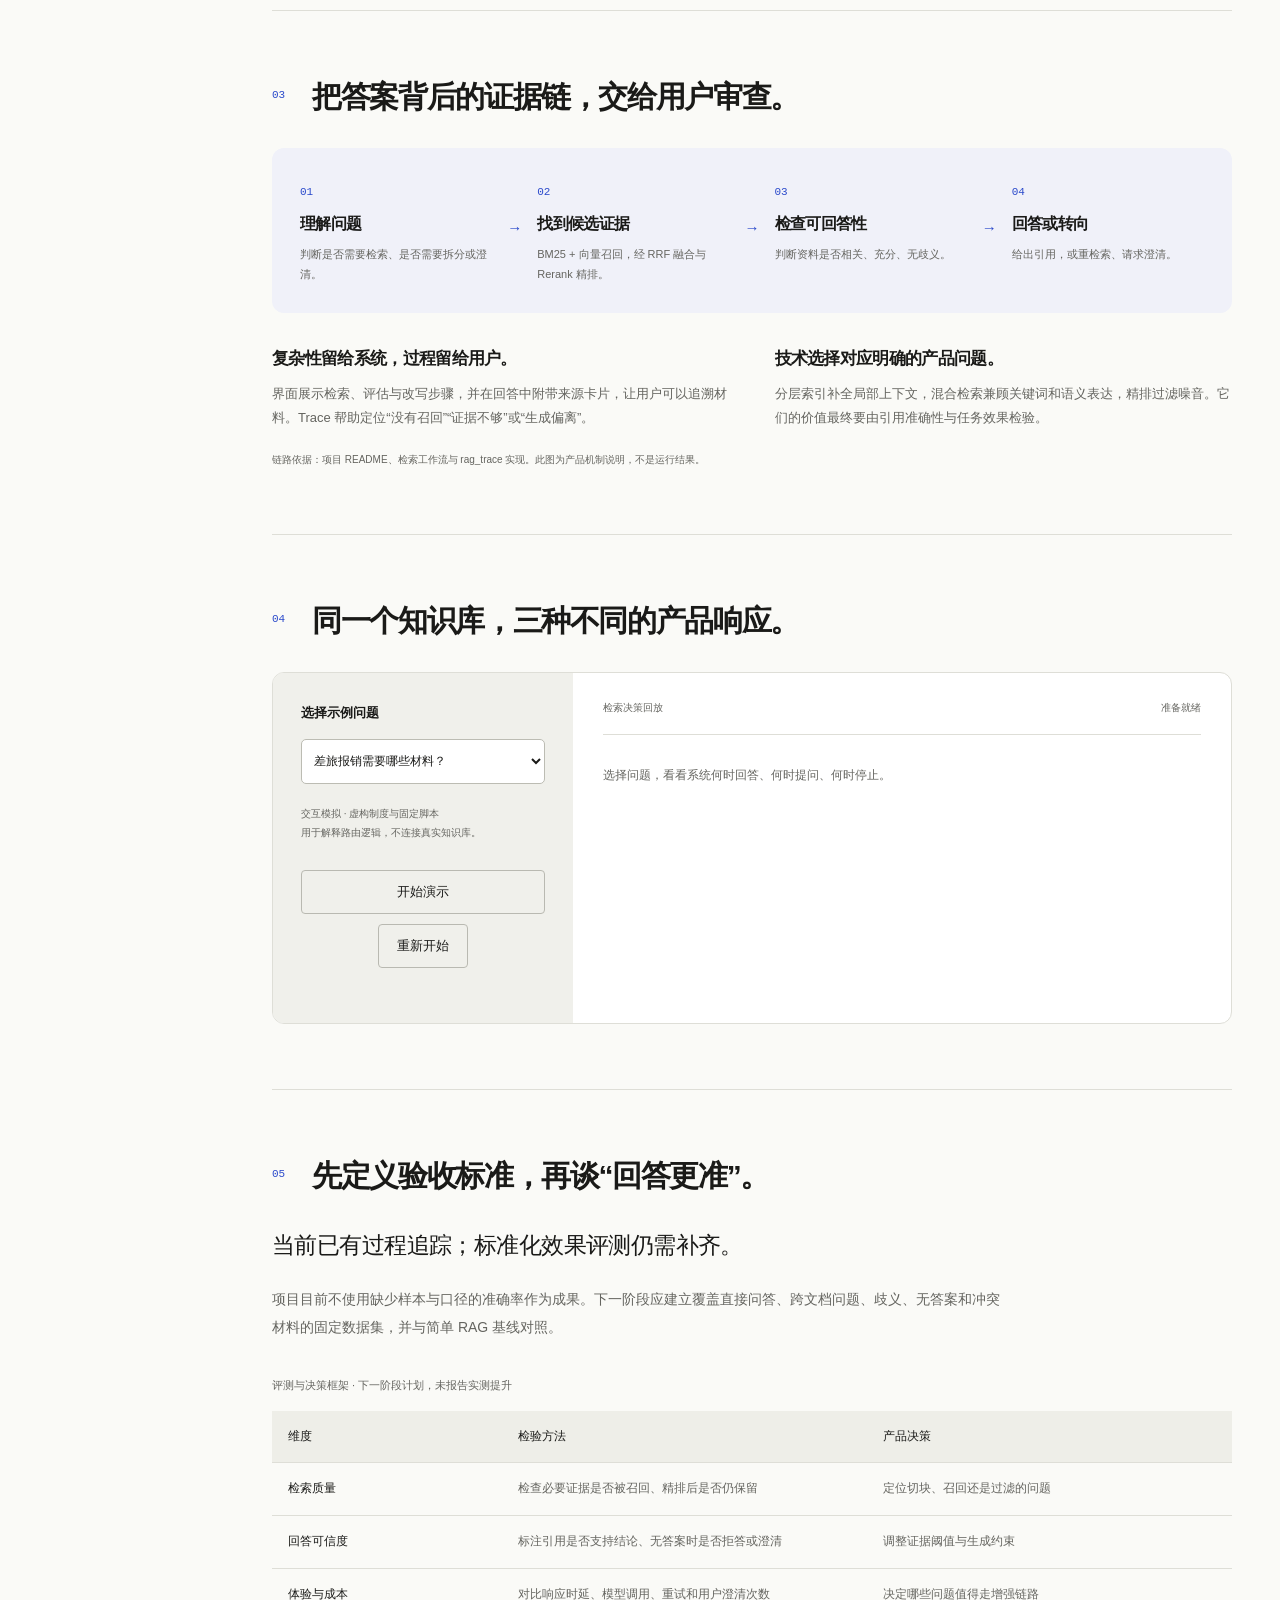
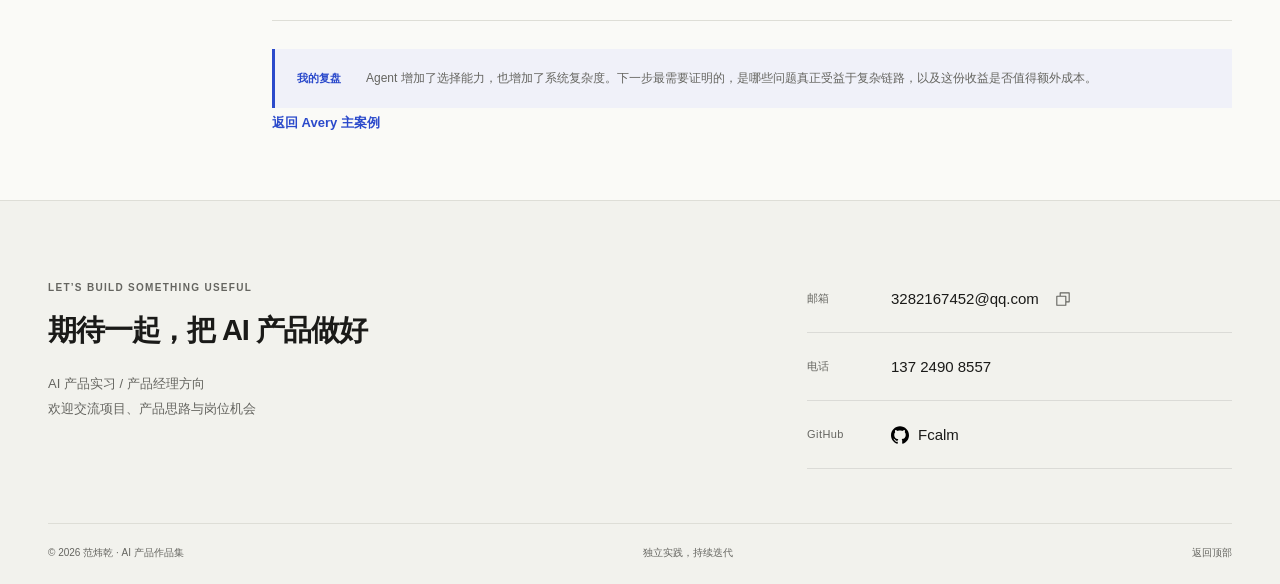
<file: project-rag.html>
<!doctype html><html lang="zh-CN"><head><meta charset="utf-8"><meta name="viewport" content="width=device-width, initial-scale=1"><meta name="theme-color" content="#fafaf7"><title>Agentic RAG · 有依据的知识问答 · 范炜乾</title><meta name="description" content="Agentic RAG 产品案例：问题路由、证据验证、成本取舍、澄清体验与评测计划。"><meta property="og:title" content="Agentic RAG · 有依据的知识问答 · 范炜乾"><meta property="og:description" content="Agentic RAG 产品案例：问题路由、证据验证、成本取舍、澄清体验与评测计划。"><meta property="og:type" content="website"><link rel="icon" href="assets/favicon.svg" type="image/svg+xml"><link rel="stylesheet" href="styles.css"><script src="site.js" defer></script></head><body id="top"><a class="skip-link" href="#main">跳转到主要内容</a><header class="site-header"><div class="container header-inner"><a class="wordmark" href="index.html" aria-label="范炜乾·个人作品集首页">范炜乾<span class="wordmark-divider">·</span>个人作品集</a><button class="menu-toggle" aria-expanded="false" aria-controls="navigation">菜单 <span aria-hidden="true">＋</span></button><nav id="navigation" aria-label="主导航"><a href="index.html">首页</a><a href="index.html#selected" aria-current="page">项目作品</a><a href="index.html#capabilities">能力与 Skill</a><a href="index.html#about">关于我</a><a href="index.html#contact">联系我</a><a class="nav-github" href="https://github.com/Fcalm" target="_blank" rel="noopener noreferrer"><img class="github-icon" src="assets/github.svg" alt="" aria-hidden="true" width="18" height="18">GitHub</a></nav></div></header><main id="main"><section class="case-hero container"><a class="back-link" href="index.html#selected"> 首页项目作品</a><p class="kicker">CASE 02 / AGENTIC KNOWLEDGE</p><h1>Agentic RAG<span class="accent">.</span></h1><p class="case-tagline">检索之后，先问一句：证据真的足够吗？</p><p class="case-intro">将文档变成可提问的知识库。围绕“有依据地回答”设计问题路由、检索验证与澄清机制，在质量、成本与延迟之间做取舍。</p><div class="actions"><a class="button primary" href="#demo">体验检索决策</a><a class="text-link" href="https://github.com/Fcalm/Agentic-RAG" target="_blank" rel="noopener noreferrer"><img class="github-icon" src="assets/github.svg" alt="" aria-hidden="true" width="18" height="18">查看项目源码</a></div><dl class="case-facts"><div><dt>角色</dt><dd>独立设计与搭建</dd></div><div><dt>产品形态</dt><dd>Web 知识库问答</dd></div><div><dt>技术实践</dt><dd>LangChain / LangGraph / RAG</dd></div><div><dt>验证状态</dt><dd>标准化评测待完善</dd></div></dl></section><div class="container case-layout"><nav class="case-nav" aria-label="案例章节"><button class="case-nav-toggle" aria-expanded="false" aria-controls="case-directory">案例目录</button><div class="container" id="case-directory"><a href="#problem">01 问题定义</a><a href="#decisions">02 方案取舍</a><a href="#flow">03 证据链路</a><a href="#demo">04 交互演示</a><a href="#evaluation">05 验证计划</a></div></nav><div class="case-body"><section class="case-section" id="problem"><div class="section-heading"><span class="section-number">01</span><h2>用户要的是答案，也要能核对出处。</h2></div><div class="reading"><p class="lead">知识库问答的风险，是把“相似的片段”当成“足够的证据”。</p><p>目标场景是查阅多份文档：例如新员工查询制度、使用者比对产品资料。问题可能含糊、涉及多个主题，或根本没有对应答案。单次检索后直接生成，无法覆盖这些差异。</p><p>产品目标是让用户理解回答来自哪里，并在证据不足时获得明确的下一步。</p><p class="evidence-note">上述场景用于产品问题定义；尚无企业客户、用户访谈或规模化部署数据。</p></div></section><section class="case-section" id="decisions"><div class="section-heading"><span class="section-number">02</span><h2>不是每个问题，都需要更复杂的链路。</h2></div><div class="actions"><a class="text-link" href="assets/product/solution-comparison.html">AI 应用方案对比与选型研究</a></div><div class="decision-grid"><article class="decision"><h3>什么时候值得使用 Agentic RAG？</h3><p class="decision-choice">按问题需要调用检索与规划。</p><p>简单查询尽量走短链路；复杂问题才拆分检索。只有复杂度能换来足够的质量收益时，额外决策才有意义。</p><div class="tradeoff"><span>承担的代价</span>引入路由判断也会带来误判，需要用不同问题类型分别评估。</div></article><article class="decision"><h3>为什么召回之后还要验证？</h3><p class="decision-choice">相似度高，不等于能回答。</p><p>混合检索与精排负责找到候选材料；证据评估再判断相关性、可回答性与歧义，选择回答、重检索或澄清。</p><div class="tradeoff"><span>承担的代价</span>增加评估调用和响应延迟，需要证明它减少了无依据回答。</div></article><article class="decision"><h3>为什么限制改写与重试？</h3><p class="decision-choice">为检索增强设置明确预算。</p><p>查询改写只执行一次，选择 Step-back 或 HyDE 后再验证。证据依然不足就停止，不让 Agent 无限尝试。</p><div class="tradeoff"><span>承担的代价</span>可能放弃原本再检索几次能找到的答案，需要让用户知道信息缺口。</div></article></div></section><section class="case-section" id="flow"><div class="section-heading"><span class="section-number">03</span><h2>把答案背后的证据链，交给用户审查。</h2></div><div class="rag-pipeline"><div><span>01</span><h3>理解问题</h3><p>判断是否需要检索、是否需要拆分或澄清。</p></div><i aria-hidden="true">→</i><div><span>02</span><h3>找到候选证据</h3><p>BM25 + 向量召回，经 RRF 融合与 Rerank 精排。</p></div><i aria-hidden="true">→</i><div><span>03</span><h3>检查可回答性</h3><p>判断资料是否相关、充分、无歧义。</p></div><i aria-hidden="true">→</i><div><span>04</span><h3>回答或转向</h3><p>给出引用，或重检索、请求澄清。</p></div></div><div class="explain-grid"><article><h3>复杂性留给系统，过程留给用户。</h3><p>界面展示检索、评估与改写步骤，并在回答中附带来源卡片，让用户可以追溯材料。Trace 帮助定位“没有召回”“证据不够”或“生成偏离”。</p></article><article><h3>技术选择对应明确的产品问题。</h3><p>分层索引补全局部上下文，混合检索兼顾关键词和语义表达，精排过滤噪音。它们的价值最终要由引用准确性与任务效果检验。</p></article></div><p class="source-line">链路依据：项目 README、检索工作流与 rag_trace 实现。此图为产品机制说明，不是运行结果。</p></section><section class="case-section" id="demo"><div class="section-heading"><span class="section-number">04</span><h2>同一个知识库，三种不同的产品响应。</h2></div><div class="workflow-demo" data-demo="rag"><div class="demo-controls"><label for="rag-scenario">选择示例问题</label><select id="rag-scenario"><option value="clear">差旅报销需要哪些材料？</option><option value="ambiguous">补贴标准是多少？</option><option value="insufficient">明年的补贴会提高吗？</option></select><p>交互模拟 · 虚构制度与固定脚本<br>用于解释路由逻辑，不连接真实知识库。</p><button class="button primary" data-demo-next>开始演示</button><button class="text-button" data-demo-reset>重新开始</button></div><div class="demo-stage"><div class="demo-top"><span>检索决策回放</span><span data-demo-progress>准备就绪</span></div><ol class="demo-log" aria-live="polite" aria-relevant="additions"></ol><p class="demo-hint">选择问题，看看系统何时回答、何时提问、何时停止。</p></div></div></section><section class="case-section" id="evaluation"><div class="section-heading"><span class="section-number">05</span><h2>先定义验收标准，再谈“回答更准”。</h2></div><p class="lead">当前已有过程追踪；标准化效果评测仍需补齐。</p><p class="reading">项目目前不使用缺少样本与口径的准确率作为成果。下一阶段应建立覆盖直接问答、跨文档问题、歧义、无答案和冲突材料的固定数据集，并与简单 RAG 基线对照。</p><div class="table-scroll"><table><caption>评测与决策框架 · 下一阶段计划，未报告实测提升</caption><thead><tr><th scope="col">维度</th><th scope="col">检验方法</th><th scope="col">产品决策</th></tr></thead><tbody><tr><th scope="row">检索质量</th><td>检查必要证据是否被召回、精排后是否仍保留</td><td>定位切块、召回还是过滤的问题</td></tr><tr><th scope="row">回答可信度</th><td>标注引用是否支持结论、无答案时是否拒答或澄清</td><td>调整证据阈值与生成约束</td></tr><tr><th scope="row">体验与成本</th><td>对比响应时延、模型调用、重试和用户澄清次数</td><td>决定哪些问题值得走增强链路</td></tr></tbody></table></div><div class="lesson"><strong>我的复盘</strong><p>Agent 增加了选择能力，也增加了系统复杂度。下一步最需要证明的，是哪些问题真正受益于复杂链路，以及这份收益是否值得额外成本。</p></div><a class="text-link" href="project-detail.html"> 返回 Avery 主案例</a></section></div></div></main><footer id="contact"><svg class="footer-art" viewBox="0 0 1000 520" fill="none" aria-hidden="true" focusable="false"><path pathLength="1" style="--trace-delay:0.00s" d="M -110 278 C 70 70 240 80 385 245 S 675 440 775 212 S 1015 20 1120 200"/><path pathLength="1" style="--trace-delay:0.18s" d="M -110 292 C 70 79 240 92 385 256 S 675 436 775 220 S 1015 34 1120 216"/><path pathLength="1" style="--trace-delay:0.36s" d="M -110 306 C 70 88 240 104 385 267 S 675 432 775 228 S 1015 48 1120 232"/><path pathLength="1" style="--trace-delay:0.54s" d="M -110 320 C 70 97 240 116 385 278 S 675 428 775 236 S 1015 62 1120 248"/><path pathLength="1" style="--trace-delay:0.72s" d="M -110 334 C 70 106 240 128 385 289 S 675 424 775 244 S 1015 76 1120 264"/><path pathLength="1" style="--trace-delay:0.90s" d="M -110 348 C 70 115 240 140 385 300 S 675 420 775 252 S 1015 90 1120 280"/><path pathLength="1" style="--trace-delay:1.08s" d="M -110 362 C 70 124 240 152 385 311 S 675 416 775 260 S 1015 104 1120 296"/><path pathLength="1" style="--trace-delay:1.26s" d="M -110 376 C 70 133 240 164 385 322 S 675 412 775 268 S 1015 118 1120 312"/><path pathLength="1" style="--trace-delay:1.44s" d="M -110 390 C 70 142 240 176 385 333 S 675 408 775 276 S 1015 132 1120 328"/></svg><div class="container"><div class="contact-top"><div class="footer-intro"><p class="kicker">LET’S BUILD SOMETHING USEFUL</p><h2>期待一起，把 AI 产品做好</h2><p>AI 产品实习 / 产品经理方向<br>欢迎交流项目、产品思路与岗位机会</p></div><address class="footer-contacts" aria-label="联系方式"><div class="footer-contact-row"><span class="footer-contact-label">邮箱</span><div class="footer-email"><a href="mailto:3282167452@qq.com">3282167452@qq.com</a><button class="copy-icon-button" data-copy="3282167452@qq.com" aria-label="复制邮箱地址" title="复制邮箱地址"><span class="copy-icon" aria-hidden="true"></span></button></div></div><div class="footer-contact-row"><span class="footer-contact-label">电话</span><a href="tel:13724908557">137 2490 8557</a></div><div class="footer-contact-row"><span class="footer-contact-label">GitHub</span><a class="footer-github" href="https://github.com/Fcalm" target="_blank" rel="noopener noreferrer"><img class="github-icon" src="assets/github.svg" alt="" aria-hidden="true" width="18" height="18">Fcalm</a></div></address></div><div class="footer-bottom"><span>© 2026 范炜乾 · AI 产品作品集</span><span>独立实践，持续迭代</span><a href="#top">返回顶部</a></div></div></footer><div class="toast" role="status" aria-live="polite"></div><dialog class="image-dialog" aria-label="产品截图预览"><button class="dialog-close" autofocus>关闭预览 ×</button><img alt=""><p></p></dialog></body></html>
</file>
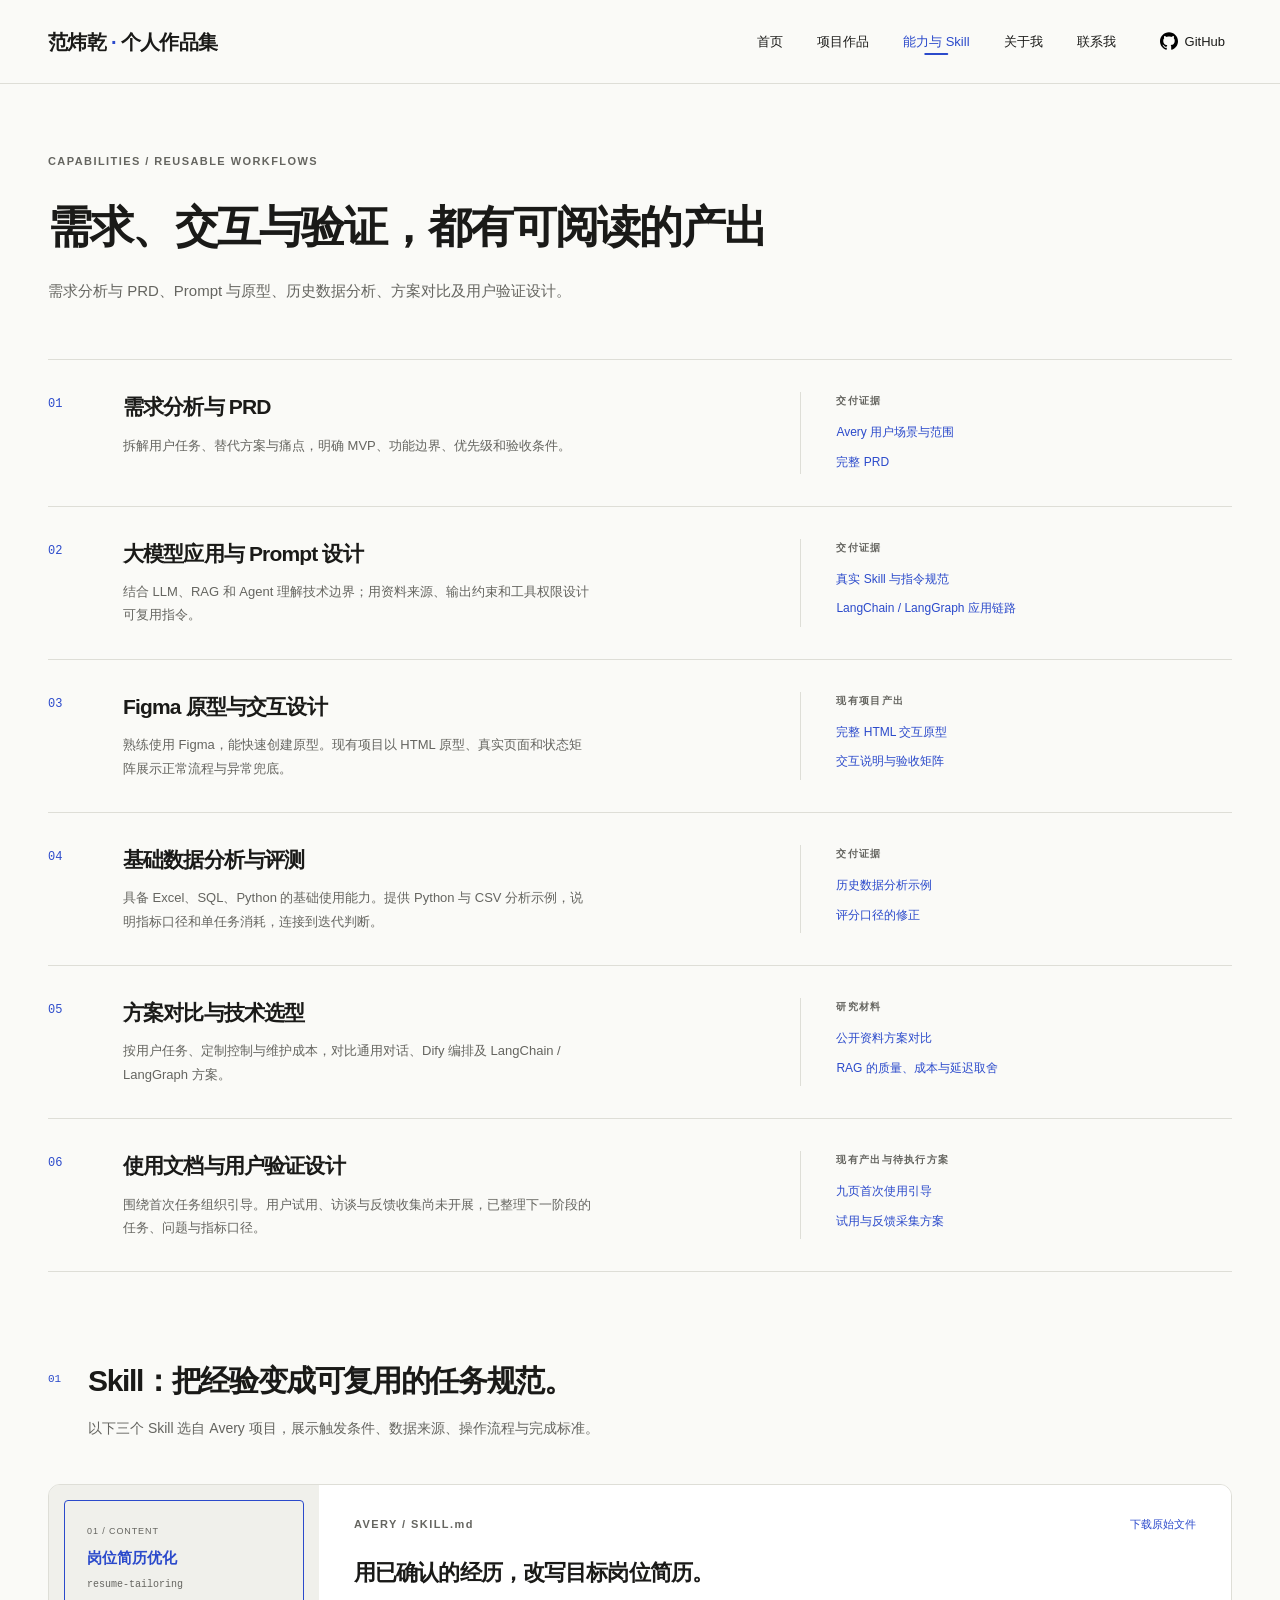
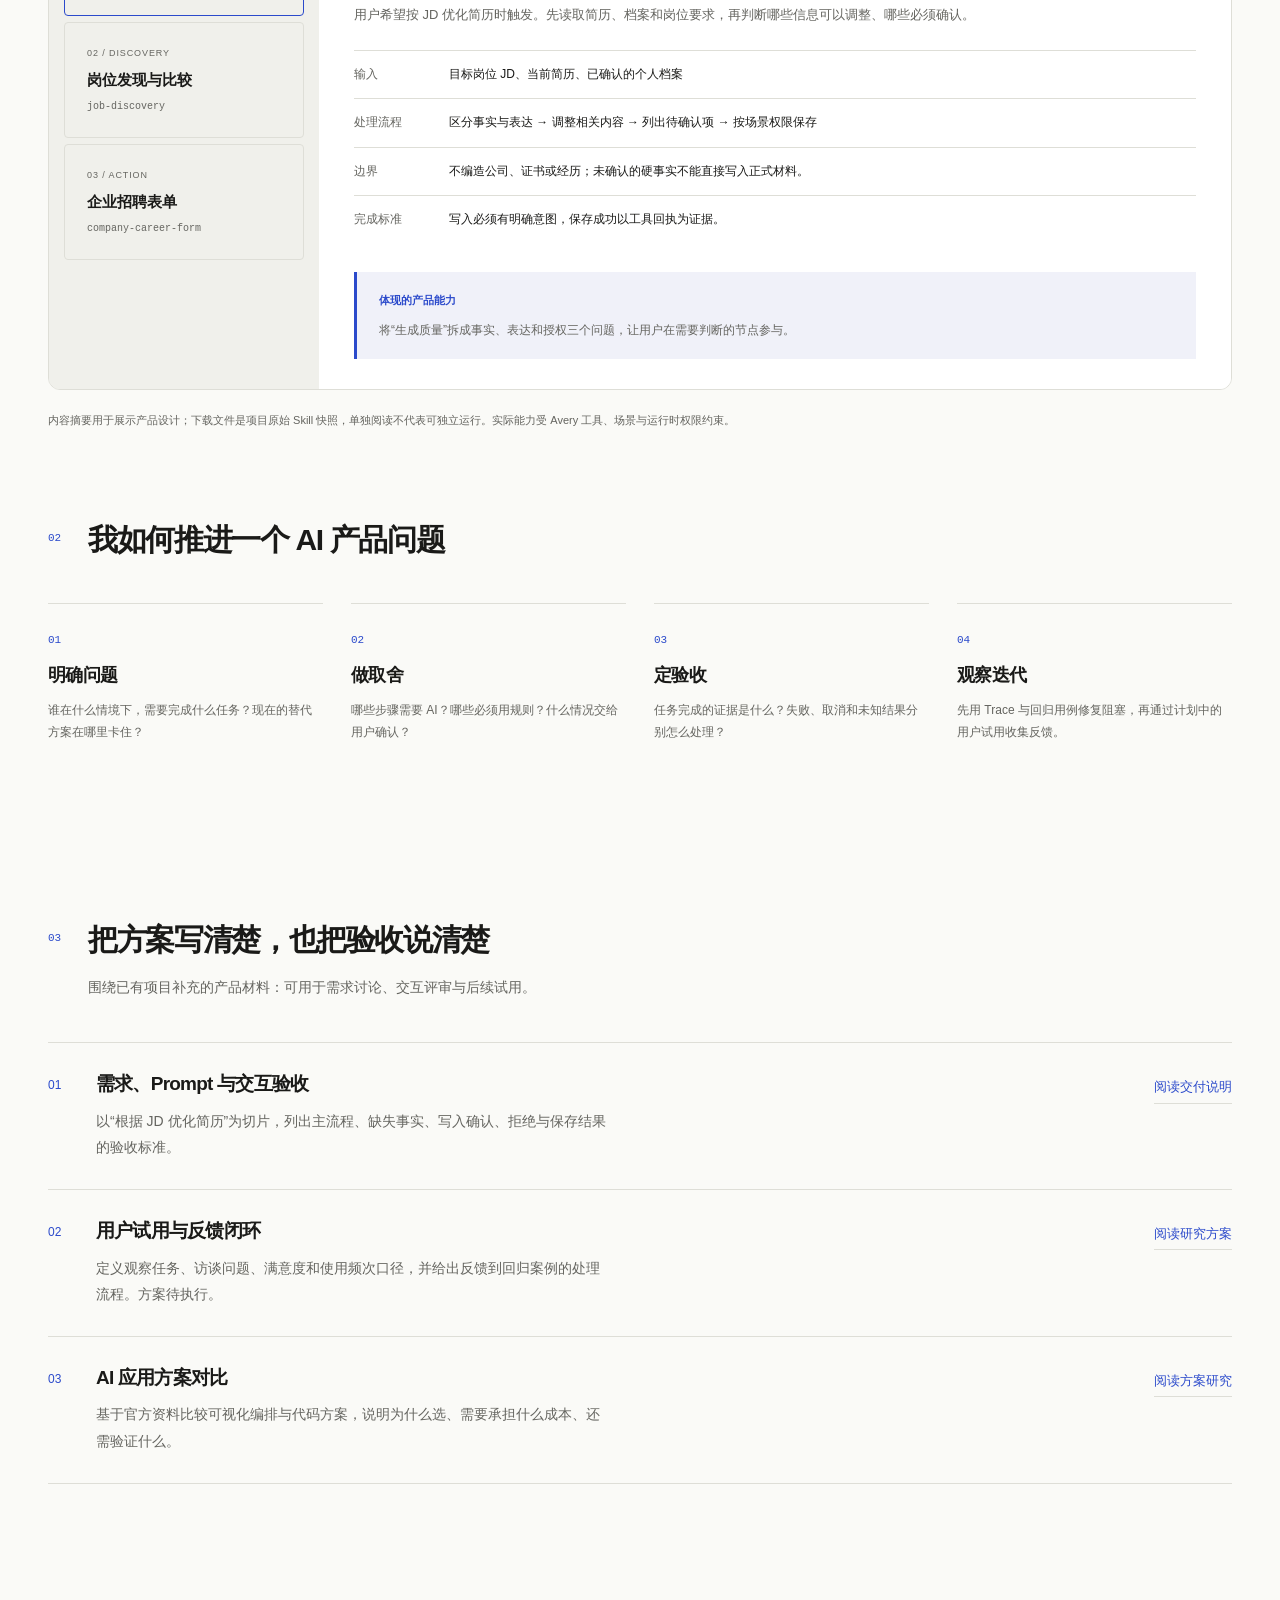
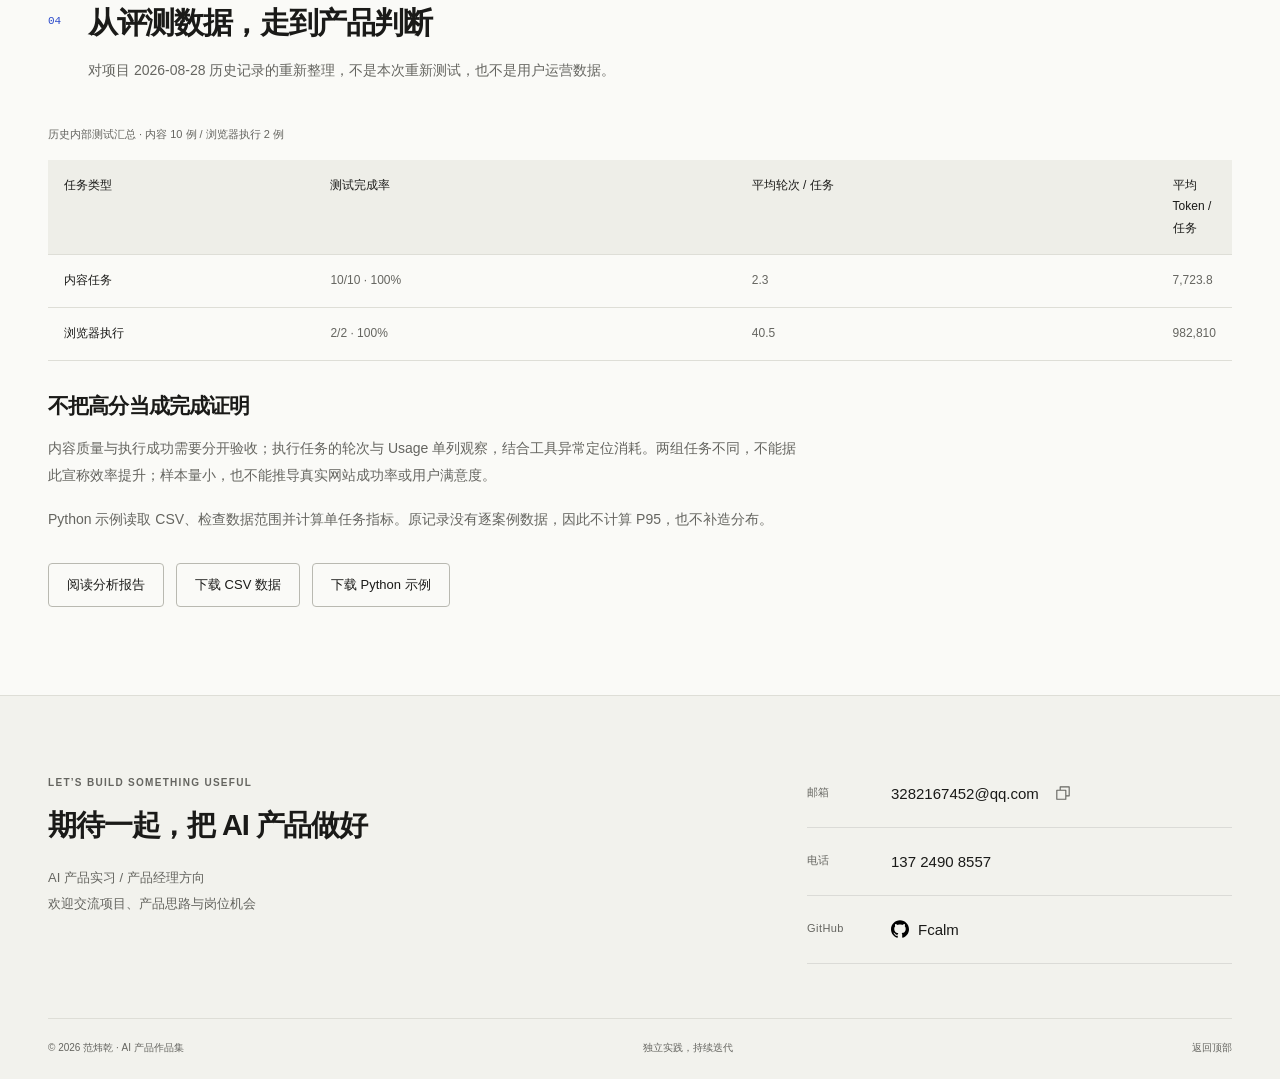
<file: skills.html>
<!doctype html><html lang="zh-CN"><head><meta charset="utf-8"><meta name="viewport" content="width=device-width, initial-scale=1"><meta name="theme-color" content="#fafaf7"><title>能力与 Skill · 范炜乾</title><meta name="description" content="通过真实案例、产品产出和 Avery 原始 Skill 工作流，展示 AI 产品经理能力。"><meta property="og:title" content="能力与 Skill · 范炜乾"><meta property="og:description" content="通过真实案例、产品产出和 Avery 原始 Skill 工作流，展示 AI 产品经理能力。"><meta property="og:type" content="website"><link rel="icon" href="assets/favicon.svg" type="image/svg+xml"><link rel="stylesheet" href="styles.css"><script src="site.js" defer></script></head><body id="top"><a class="skip-link" href="#main">跳转到主要内容</a><header class="site-header"><div class="container header-inner"><a class="wordmark" href="index.html" aria-label="范炜乾·个人作品集首页">范炜乾<span class="wordmark-divider">·</span>个人作品集</a><button class="menu-toggle" aria-expanded="false" aria-controls="navigation">菜单 <span aria-hidden="true">＋</span></button><nav id="navigation" aria-label="主导航"><a href="index.html">首页</a><a href="index.html#selected">项目作品</a><a href="index.html#capabilities" aria-current="page">能力与 Skill</a><a href="index.html#about">关于我</a><a href="index.html#contact">联系我</a><a class="nav-github" href="https://github.com/Fcalm" target="_blank" rel="noopener noreferrer"><img class="github-icon" src="assets/github.svg" alt="" aria-hidden="true" width="18" height="18">GitHub</a></nav></div></header><main id="main"><section class="page-head container"><p class="kicker">CAPABILITIES / REUSABLE WORKFLOWS</p><h1>需求、交互与验证，都有可阅读的产出</h1><p>需求分析与 PRD、Prompt 与原型、历史数据分析、方案对比及用户验证设计。</p></section><section class="container skills-matrix">
<div class="matrix-row"><span class="matrix-number">01</span><div><h2>需求分析与 PRD</h2><p>拆解用户任务、替代方案与痛点，明确 MVP、功能边界、优先级和验收条件。</p></div><div><span class="mini-label">交付证据</span><a href="project-detail.html#problem">Avery 用户场景与范围</a><a href="prd.html">完整 PRD</a></div></div>
<div class="matrix-row"><span class="matrix-number">02</span><div><h2>大模型应用与 Prompt 设计</h2><p>结合 LLM、RAG 和 Agent 理解技术边界；用资料来源、输出约束和工具权限设计可复用指令。</p></div><div><span class="mini-label">交付证据</span><a href="#library">真实 Skill 与指令规范</a><a href="project-rag.html#flow">LangChain / LangGraph 应用链路</a></div></div>
<div class="matrix-row"><span class="matrix-number">03</span><div><h2>Figma 原型与交互设计</h2><p>熟练使用 Figma，能快速创建原型。现有项目以 HTML 原型、真实页面和状态矩阵展示正常流程与异常兜底。</p></div><div><span class="mini-label">现有项目产出</span><a href="prototypes/avery/full/index.html" target="_blank" rel="noopener noreferrer">完整 HTML 交互原型</a><a href="assets/product/interaction-acceptance.html">交互说明与验收矩阵</a></div></div>
<div class="matrix-row"><span class="matrix-number">04</span><div><h2>基础数据分析与评测</h2><p>具备 Excel、SQL、Python 的基础使用能力。提供 Python 与 CSV 分析示例，说明指标口径和单任务消耗，连接到迭代判断。</p></div><div><span class="mini-label">交付证据</span><a href="#metrics">历史数据分析示例</a><a href="project-detail.html#evaluation">评分口径的修正</a></div></div>
<div class="matrix-row"><span class="matrix-number">05</span><div><h2>方案对比与技术选型</h2><p>按用户任务、定制控制与维护成本，对比通用对话、Dify 编排及 LangChain / LangGraph 方案。</p></div><div><span class="mini-label">研究材料</span><a href="assets/product/solution-comparison.html">公开资料方案对比</a><a href="project-rag.html#decisions">RAG 的质量、成本与延迟取舍</a></div></div>
<div class="matrix-row"><span class="matrix-number">06</span><div><h2>使用文档与用户验证设计</h2><p>围绕首次任务组织引导。用户试用、访谈与反馈收集尚未开展，已整理下一阶段的任务、问题与指标口径。</p></div><div><span class="mini-label">现有产出与待执行方案</span><a href="project-detail.html#experience">九页首次使用引导</a><a href="assets/product/research-feedback-plan.html">试用与反馈采集方案</a></div></div></section><section class="section container" id="library"><div class="section-heading"><span class="section-number">01</span><h2>Skill：把经验变成可复用的任务规范。</h2><p>以下三个 Skill 选自 Avery 项目，展示触发条件、数据来源、操作流程与完成标准。</p></div><div class="skill-library"><div class="skill-selectors" role="tablist" aria-label="选择 Skill"><button role="tab" id="tab-resume" aria-controls="skill-panel" aria-selected="true" data-skill="resume"><span>01 / CONTENT</span><strong>岗位简历优化</strong><small>resume-tailoring</small></button><button role="tab" id="tab-discovery" aria-controls="skill-panel" aria-selected="false" tabindex="-1" data-skill="discovery"><span>02 / DISCOVERY</span><strong>岗位发现与比较</strong><small>job-discovery</small></button><button role="tab" id="tab-form" aria-controls="skill-panel" aria-selected="false" tabindex="-1" data-skill="form"><span>03 / ACTION</span><strong>企业招聘表单</strong><small>company-career-form</small></button></div><article id="skill-panel" role="tabpanel" aria-labelledby="tab-resume" tabindex="0"><div class="skill-panel-head"><span class="project-index">AVERY / SKILL.md</span><a data-skill-source href="assets/skills/resume-tailoring.md" download>下载原始文件</a></div><h3 data-skill-title>用已确认的经历，改写目标岗位简历。</h3><p data-skill-desc>用户希望按 JD 优化简历时触发。先读取简历、档案和岗位要求，再判断哪些信息可以调整、哪些必须确认。</p><dl class="skill-spec"><div><dt>输入</dt><dd data-skill-input>目标岗位 JD、当前简历、已确认的个人档案</dd></div><div><dt>处理流程</dt><dd data-skill-flow>区分事实与表达 → 调整相关内容 → 列出待确认项 → 按场景权限保存</dd></div><div><dt>边界</dt><dd data-skill-boundary>不编造公司、证书或经历；未确认的硬事实不能直接写入正式材料。</dd></div><div><dt>完成标准</dt><dd data-skill-done>写入必须有明确意图，保存成功以工具回执为证据。</dd></div></dl><div class="lesson"><strong>体现的产品能力</strong><p data-skill-value>将“生成质量”拆成事实、表达和授权三个问题，让用户在需要判断的节点参与。</p></div></article></div><p class="evidence-note">内容摘要用于展示产品设计；下载文件是项目原始 Skill 快照，单独阅读不代表可独立运行。实际能力受 Avery 工具、场景与运行时权限约束。</p></section><section class="section container method-section"><div class="section-heading"><span class="section-number">02</span><h2>我如何推进一个 AI 产品问题</h2></div><div class="method-grid"><article><span>01</span><h3>明确问题</h3><p>谁在什么情境下，需要完成什么任务？现在的替代方案在哪里卡住？</p></article><article><span>02</span><h3>做取舍</h3><p>哪些步骤需要 AI？哪些必须用规则？什么情况交给用户确认？</p></article><article><span>03</span><h3>定验收</h3><p>任务完成的证据是什么？失败、取消和未知结果分别怎么处理？</p></article><article><span>04</span><h3>观察迭代</h3><p>先用 Trace 与回归用例修复阻塞，再通过计划中的用户试用收集反馈。</p></article></div></section><section class="section container delivery-section" id="deliverables"><div class="section-heading"><span class="section-number">03</span><h2>把方案写清楚，也把验收说清楚</h2><p>围绕已有项目补充的产品材料：可用于需求讨论、交互评审与后续试用。</p></div><div class="artifact-list">
<article class="artifact-row"><span class="artifact-number">01</span><div><h3>需求、Prompt 与交互验收</h3><p>以“根据 JD 优化简历”为切片，列出主流程、缺失事实、写入确认、拒绝与保存结果的验收标准。</p></div><a href="assets/product/interaction-acceptance.html">阅读交付说明</a></article>
<article class="artifact-row"><span class="artifact-number">02</span><div><h3>用户试用与反馈闭环</h3><p>定义观察任务、访谈问题、满意度和使用频次口径，并给出反馈到回归案例的处理流程。方案待执行。</p></div><a href="assets/product/research-feedback-plan.html">阅读研究方案</a></article>
<article class="artifact-row"><span class="artifact-number">03</span><div><h3>AI 应用方案对比</h3><p>基于官方资料比较可视化编排与代码方案，说明为什么选、需要承担什么成本、还需验证什么。</p></div><a href="assets/product/solution-comparison.html">阅读方案研究</a></article></div></section>
<section class="section container analysis-section" id="metrics"><div class="section-heading"><span class="section-number">04</span><h2>从评测数据，走到产品判断</h2><p>对项目 2026-08-28 历史记录的重新整理，不是本次重新测试，也不是用户运营数据。</p></div><div class="table-scroll"><table><caption>历史内部测试汇总 · 内容 10 例 / 浏览器执行 2 例</caption><thead><tr><th scope="col">任务类型</th><th scope="col">测试完成率</th><th scope="col">平均轮次 / 任务</th><th scope="col">平均 Token / 任务</th></tr></thead><tbody><tr><th scope="row">内容任务</th><td>10/10 · 100%</td><td>2.3</td><td>7,723.8</td></tr><tr><th scope="row">浏览器执行</th><td>2/2 · 100%</td><td>40.5</td><td>982,810</td></tr></tbody></table></div><div class="analysis-reading"><h3>不把高分当成完成证明</h3><p>内容质量与执行成功需要分开验收；执行任务的轮次与 Usage 单列观察，结合工具异常定位消耗。两组任务不同，不能据此宣称效率提升；样本量小，也不能推导真实网站成功率或用户满意度。</p><p>Python 示例读取 CSV、检查数据范围并计算单任务指标。原记录没有逐案例数据，因此不计算 P95，也不补造分布。</p></div><div class="actions"><a class="button" href="assets/analysis/baseline-analysis.html">阅读分析报告</a><a class="text-link" href="assets/analysis/baseline-summary.csv" download>下载 CSV 数据</a><a class="text-link" href="assets/analysis/analyze_baseline.py" download>下载 Python 示例</a></div></section></main><footer id="contact"><svg class="footer-art" viewBox="0 0 1000 520" fill="none" aria-hidden="true" focusable="false"><path pathLength="1" style="--trace-delay:0.00s" d="M -110 278 C 70 70 240 80 385 245 S 675 440 775 212 S 1015 20 1120 200"/><path pathLength="1" style="--trace-delay:0.18s" d="M -110 292 C 70 79 240 92 385 256 S 675 436 775 220 S 1015 34 1120 216"/><path pathLength="1" style="--trace-delay:0.36s" d="M -110 306 C 70 88 240 104 385 267 S 675 432 775 228 S 1015 48 1120 232"/><path pathLength="1" style="--trace-delay:0.54s" d="M -110 320 C 70 97 240 116 385 278 S 675 428 775 236 S 1015 62 1120 248"/><path pathLength="1" style="--trace-delay:0.72s" d="M -110 334 C 70 106 240 128 385 289 S 675 424 775 244 S 1015 76 1120 264"/><path pathLength="1" style="--trace-delay:0.90s" d="M -110 348 C 70 115 240 140 385 300 S 675 420 775 252 S 1015 90 1120 280"/><path pathLength="1" style="--trace-delay:1.08s" d="M -110 362 C 70 124 240 152 385 311 S 675 416 775 260 S 1015 104 1120 296"/><path pathLength="1" style="--trace-delay:1.26s" d="M -110 376 C 70 133 240 164 385 322 S 675 412 775 268 S 1015 118 1120 312"/><path pathLength="1" style="--trace-delay:1.44s" d="M -110 390 C 70 142 240 176 385 333 S 675 408 775 276 S 1015 132 1120 328"/></svg><div class="container"><div class="contact-top"><div class="footer-intro"><p class="kicker">LET’S BUILD SOMETHING USEFUL</p><h2>期待一起，把 AI 产品做好</h2><p>AI 产品实习 / 产品经理方向<br>欢迎交流项目、产品思路与岗位机会</p></div><address class="footer-contacts" aria-label="联系方式"><div class="footer-contact-row"><span class="footer-contact-label">邮箱</span><div class="footer-email"><a href="mailto:3282167452@qq.com">3282167452@qq.com</a><button class="copy-icon-button" data-copy="3282167452@qq.com" aria-label="复制邮箱地址" title="复制邮箱地址"><span class="copy-icon" aria-hidden="true"></span></button></div></div><div class="footer-contact-row"><span class="footer-contact-label">电话</span><a href="tel:13724908557">137 2490 8557</a></div><div class="footer-contact-row"><span class="footer-contact-label">GitHub</span><a class="footer-github" href="https://github.com/Fcalm" target="_blank" rel="noopener noreferrer"><img class="github-icon" src="assets/github.svg" alt="" aria-hidden="true" width="18" height="18">Fcalm</a></div></address></div><div class="footer-bottom"><span>© 2026 范炜乾 · AI 产品作品集</span><span>独立实践，持续迭代</span><a href="#top">返回顶部</a></div></div></footer><div class="toast" role="status" aria-live="polite"></div><dialog class="image-dialog" aria-label="产品截图预览"><button class="dialog-close" autofocus>关闭预览 ×</button><img alt=""><p></p></dialog></body></html>
</file>
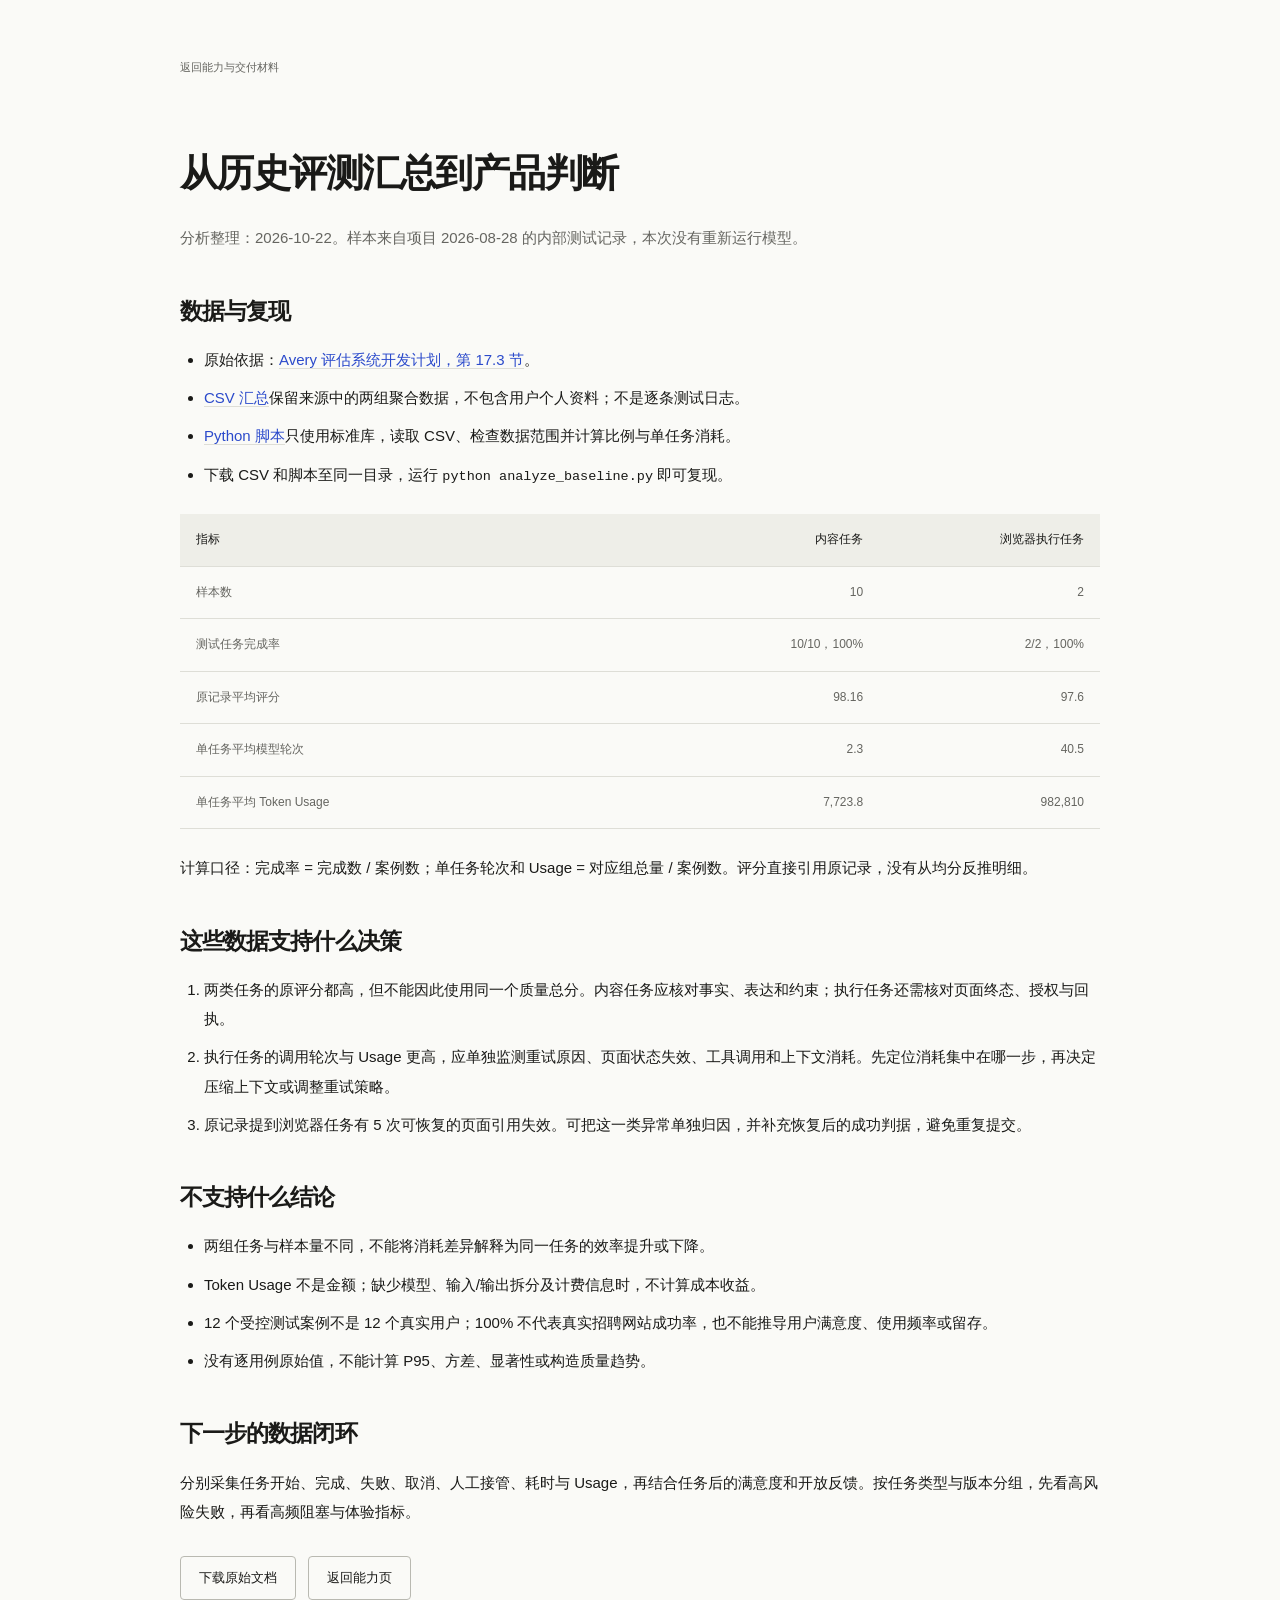
<file: assets/analysis/baseline-analysis.html>
<!doctype html><html lang="zh-CN"><head><meta charset="utf-8"><meta name="viewport" content="width=device-width,initial-scale=1"><title>从历史评测汇总到产品判断 · 范炜乾</title><link rel="icon" href="../../assets/favicon.svg" type="image/svg+xml"><link rel="stylesheet" href="../../styles.css"></head><body><main class="container artifact-document"><a class="back-link" href="../../skills.html#deliverables">返回能力与交付材料</a><article><h1>从历史评测汇总到产品判断</h1>
<p>分析整理：2026-10-22。样本来自项目 2026-08-28 的内部测试记录，本次没有重新运行模型。</p>
<h2>数据与复现</h2>
<ul>
<li>原始依据：<a href="https://github.com/Fcalm/Avery/blob/main/docs/Agent-design/12-agent-evaluation-system-development-plan.md">Avery 评估系统开发计划，第 17.3 节</a>。</li>
<li><a href="baseline-summary.csv">CSV 汇总</a>保留来源中的两组聚合数据，不包含用户个人资料；不是逐条测试日志。</li>
<li><a href="analyze_baseline.py">Python 脚本</a>只使用标准库，读取 CSV、检查数据范围并计算比例与单任务消耗。</li>
<li>下载 CSV 和脚本至同一目录，运行 <code>python analyze_baseline.py</code> 即可复现。</li>
</ul>
<div class="table-scroll"><table>
<thead>
<tr>
<th>指标</th>
<th style="text-align: right;">内容任务</th>
<th style="text-align: right;">浏览器执行任务</th>
</tr>
</thead>
<tbody>
<tr>
<td>样本数</td>
<td style="text-align: right;">10</td>
<td style="text-align: right;">2</td>
</tr>
<tr>
<td>测试任务完成率</td>
<td style="text-align: right;">10/10，100%</td>
<td style="text-align: right;">2/2，100%</td>
</tr>
<tr>
<td>原记录平均评分</td>
<td style="text-align: right;">98.16</td>
<td style="text-align: right;">97.6</td>
</tr>
<tr>
<td>单任务平均模型轮次</td>
<td style="text-align: right;">2.3</td>
<td style="text-align: right;">40.5</td>
</tr>
<tr>
<td>单任务平均 Token Usage</td>
<td style="text-align: right;">7,723.8</td>
<td style="text-align: right;">982,810</td>
</tr>
</tbody>
</table></div>
<p>计算口径：完成率 = 完成数 / 案例数；单任务轮次和 Usage = 对应组总量 / 案例数。评分直接引用原记录，没有从均分反推明细。</p>
<h2>这些数据支持什么决策</h2>
<ol>
<li>两类任务的原评分都高，但不能因此使用同一个质量总分。内容任务应核对事实、表达和约束；执行任务还需核对页面终态、授权与回执。</li>
<li>执行任务的调用轮次与 Usage 更高，应单独监测重试原因、页面状态失效、工具调用和上下文消耗。先定位消耗集中在哪一步，再决定压缩上下文或调整重试策略。</li>
<li>原记录提到浏览器任务有 5 次可恢复的页面引用失效。可把这一类异常单独归因，并补充恢复后的成功判据，避免重复提交。</li>
</ol>
<h2>不支持什么结论</h2>
<ul>
<li>两组任务与样本量不同，不能将消耗差异解释为同一任务的效率提升或下降。</li>
<li>Token Usage 不是金额；缺少模型、输入/输出拆分及计费信息时，不计算成本收益。</li>
<li>12 个受控测试案例不是 12 个真实用户；100% 不代表真实招聘网站成功率，也不能推导用户满意度、使用频率或留存。</li>
<li>没有逐用例原始值，不能计算 P95、方差、显著性或构造质量趋势。</li>
</ul>
<h2>下一步的数据闭环</h2>
<p>分别采集任务开始、完成、失败、取消、人工接管、耗时与 Usage，再结合任务后的满意度和开放反馈。按任务类型与版本分组，先看高风险失败，再看高频阻塞与体验指标。</p></article><div class="actions"><a class="button" href="baseline-analysis.md" download>下载原始文档</a><a class="text-link" href="../../skills.html#deliverables">返回能力页</a></div></main></body></html>
</file>
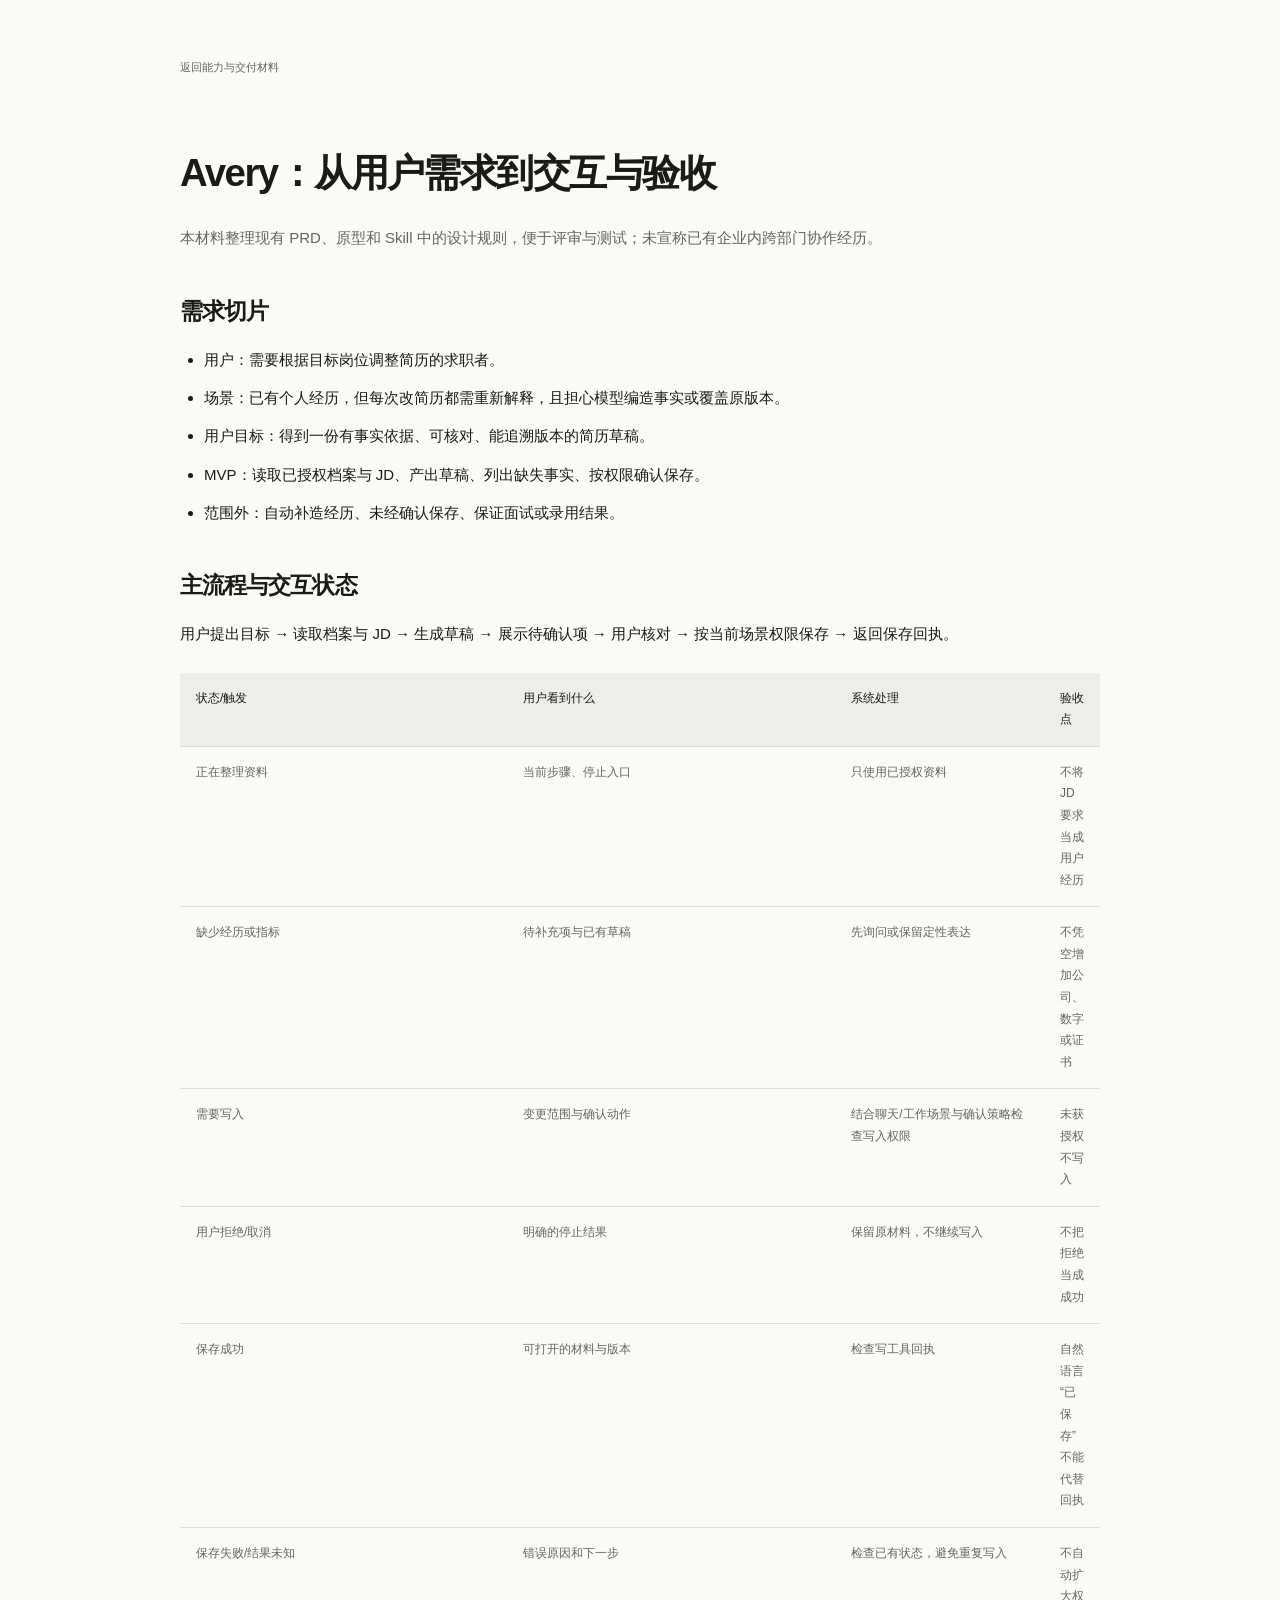
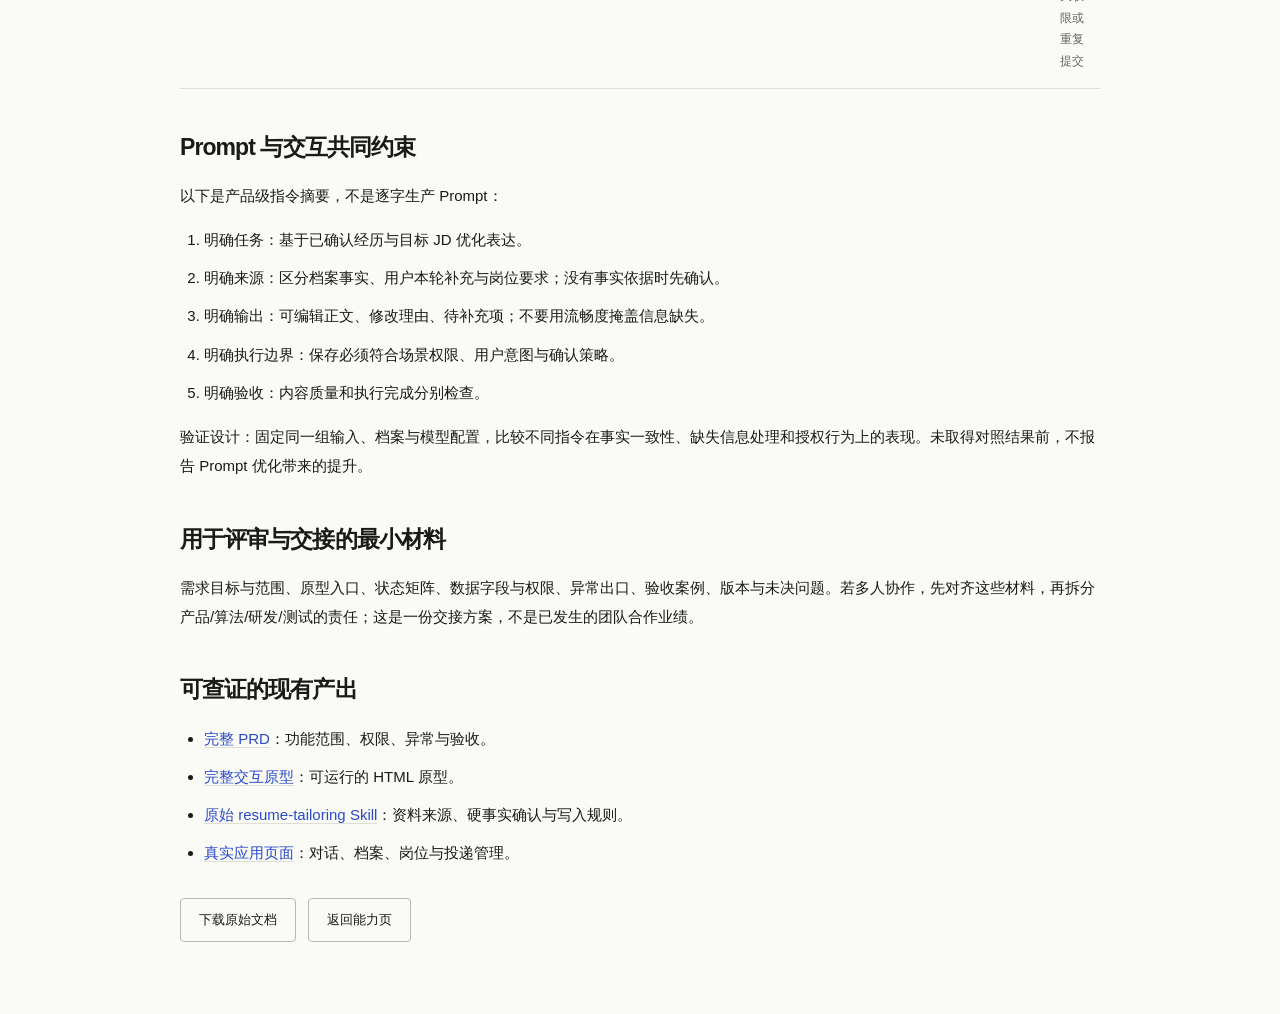
<file: assets/product/interaction-acceptance.html>
<!doctype html><html lang="zh-CN"><head><meta charset="utf-8"><meta name="viewport" content="width=device-width,initial-scale=1"><title>Avery：从用户需求到交互与验收 · 范炜乾</title><link rel="icon" href="../../assets/favicon.svg" type="image/svg+xml"><link rel="stylesheet" href="../../styles.css"></head><body><main class="container artifact-document"><a class="back-link" href="../../skills.html#deliverables">返回能力与交付材料</a><article><h1>Avery：从用户需求到交互与验收</h1>
<p>本材料整理现有 PRD、原型和 Skill 中的设计规则，便于评审与测试；未宣称已有企业内跨部门协作经历。</p>
<h2>需求切片</h2>
<ul>
<li>用户：需要根据目标岗位调整简历的求职者。</li>
<li>场景：已有个人经历，但每次改简历都需重新解释，且担心模型编造事实或覆盖原版本。</li>
<li>用户目标：得到一份有事实依据、可核对、能追溯版本的简历草稿。</li>
<li>MVP：读取已授权档案与 JD、产出草稿、列出缺失事实、按权限确认保存。</li>
<li>范围外：自动补造经历、未经确认保存、保证面试或录用结果。</li>
</ul>
<h2>主流程与交互状态</h2>
<p>用户提出目标 → 读取档案与 JD → 生成草稿 → 展示待确认项 → 用户核对 → 按当前场景权限保存 → 返回保存回执。</p>
<div class="table-scroll"><table>
<thead>
<tr>
<th>状态/触发</th>
<th>用户看到什么</th>
<th>系统处理</th>
<th>验收点</th>
</tr>
</thead>
<tbody>
<tr>
<td>正在整理资料</td>
<td>当前步骤、停止入口</td>
<td>只使用已授权资料</td>
<td>不将 JD 要求当成用户经历</td>
</tr>
<tr>
<td>缺少经历或指标</td>
<td>待补充项与已有草稿</td>
<td>先询问或保留定性表达</td>
<td>不凭空增加公司、数字或证书</td>
</tr>
<tr>
<td>需要写入</td>
<td>变更范围与确认动作</td>
<td>结合聊天/工作场景与确认策略检查写入权限</td>
<td>未获授权不写入</td>
</tr>
<tr>
<td>用户拒绝/取消</td>
<td>明确的停止结果</td>
<td>保留原材料，不继续写入</td>
<td>不把拒绝当成成功</td>
</tr>
<tr>
<td>保存成功</td>
<td>可打开的材料与版本</td>
<td>检查写工具回执</td>
<td>自然语言“已保存”不能代替回执</td>
</tr>
<tr>
<td>保存失败/结果未知</td>
<td>错误原因和下一步</td>
<td>检查已有状态，避免重复写入</td>
<td>不自动扩大权限或重复提交</td>
</tr>
</tbody>
</table></div>
<h2>Prompt 与交互共同约束</h2>
<p>以下是产品级指令摘要，不是逐字生产 Prompt：</p>
<ol>
<li>明确任务：基于已确认经历与目标 JD 优化表达。</li>
<li>明确来源：区分档案事实、用户本轮补充与岗位要求；没有事实依据时先确认。</li>
<li>明确输出：可编辑正文、修改理由、待补充项；不要用流畅度掩盖信息缺失。</li>
<li>明确执行边界：保存必须符合场景权限、用户意图与确认策略。</li>
<li>明确验收：内容质量和执行完成分别检查。</li>
</ol>
<p>验证设计：固定同一组输入、档案与模型配置，比较不同指令在事实一致性、缺失信息处理和授权行为上的表现。未取得对照结果前，不报告 Prompt 优化带来的提升。</p>
<h2>用于评审与交接的最小材料</h2>
<p>需求目标与范围、原型入口、状态矩阵、数据字段与权限、异常出口、验收案例、版本与未决问题。若多人协作，先对齐这些材料，再拆分产品/算法/研发/测试的责任；这是一份交接方案，不是已发生的团队合作业绩。</p>
<h2>可查证的现有产出</h2>
<ul>
<li><a href="../../prd.html">完整 PRD</a>：功能范围、权限、异常与验收。</li>
<li><a href="../../prototypes/avery/full/index.html">完整交互原型</a>：可运行的 HTML 原型。</li>
<li><a href="../skills/resume-tailoring.md">原始 resume-tailoring Skill</a>：资料来源、硬事实确认与写入规则。</li>
<li><a href="../../project-detail.html#demo">真实应用页面</a>：对话、档案、岗位与投递管理。</li>
</ul></article><div class="actions"><a class="button" href="interaction-acceptance.md" download>下载原始文档</a><a class="text-link" href="../../skills.html#deliverables">返回能力页</a></div></main></body></html>
</file>
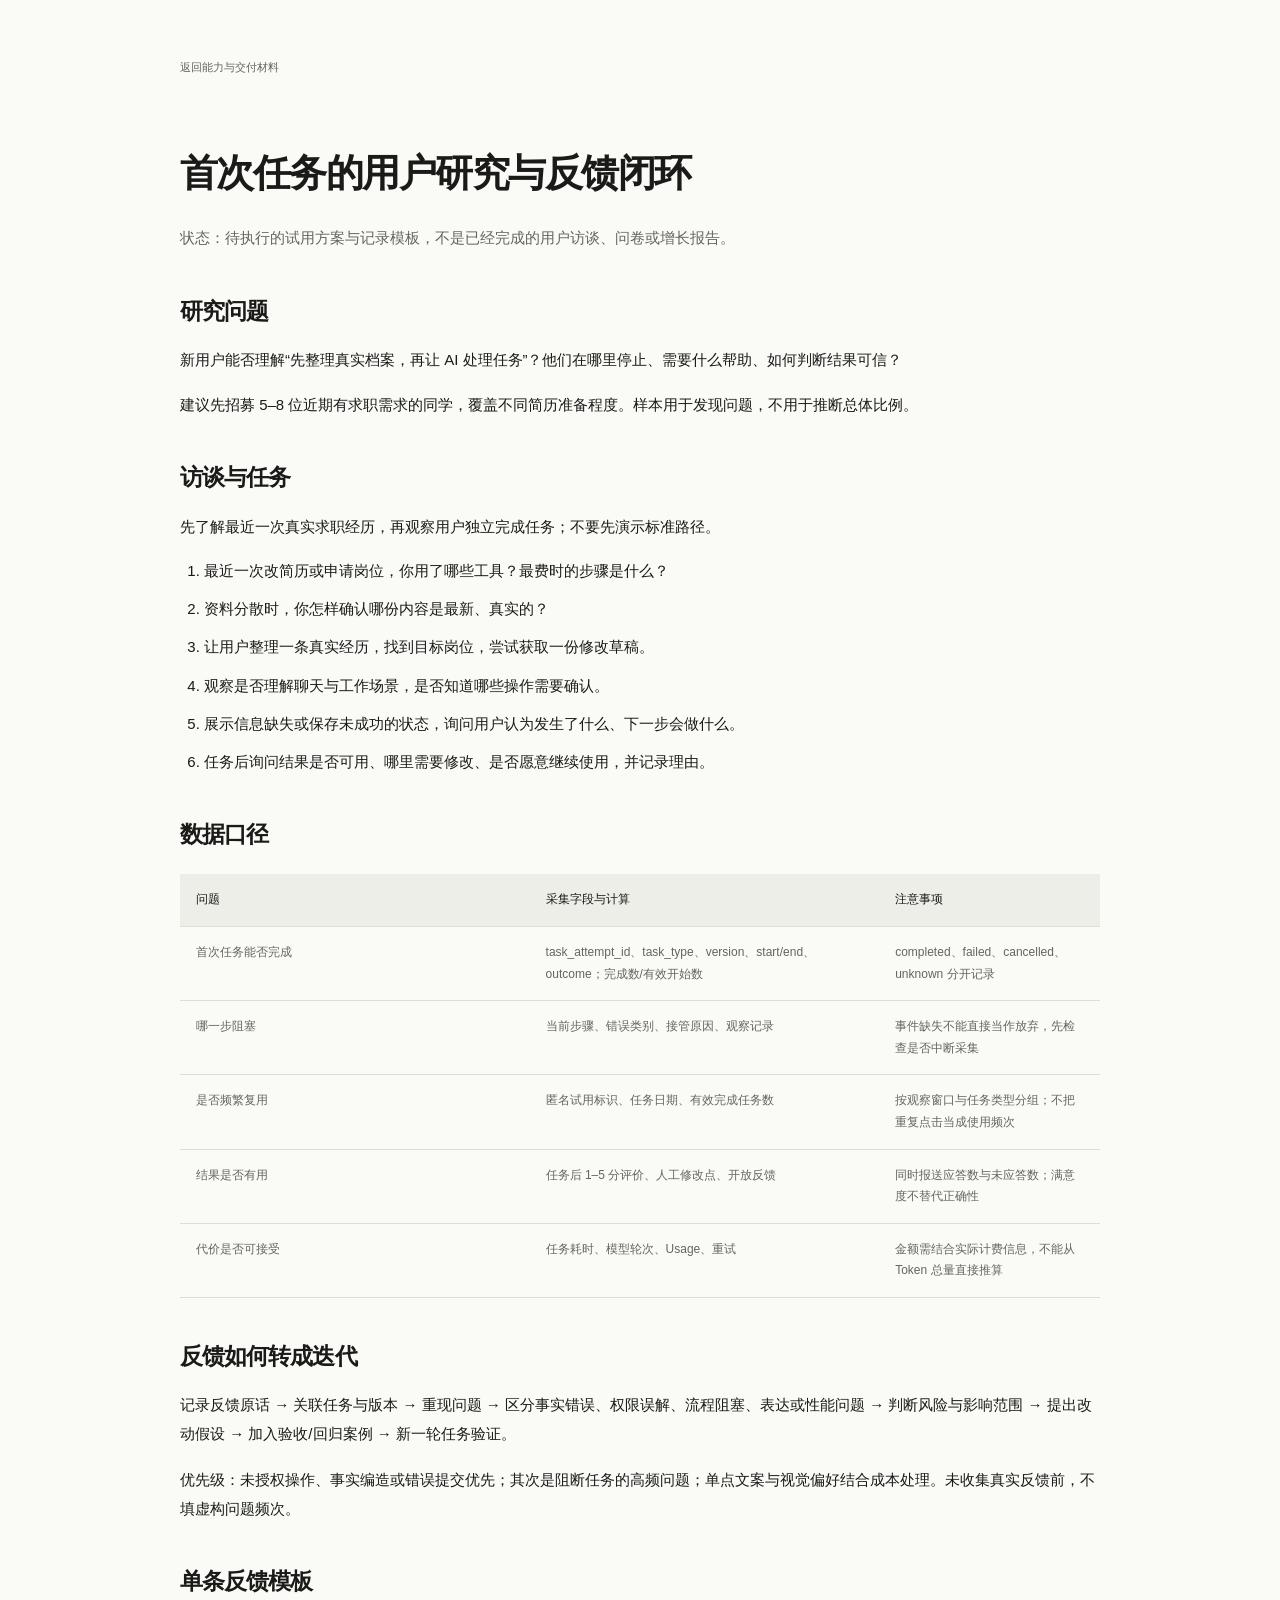
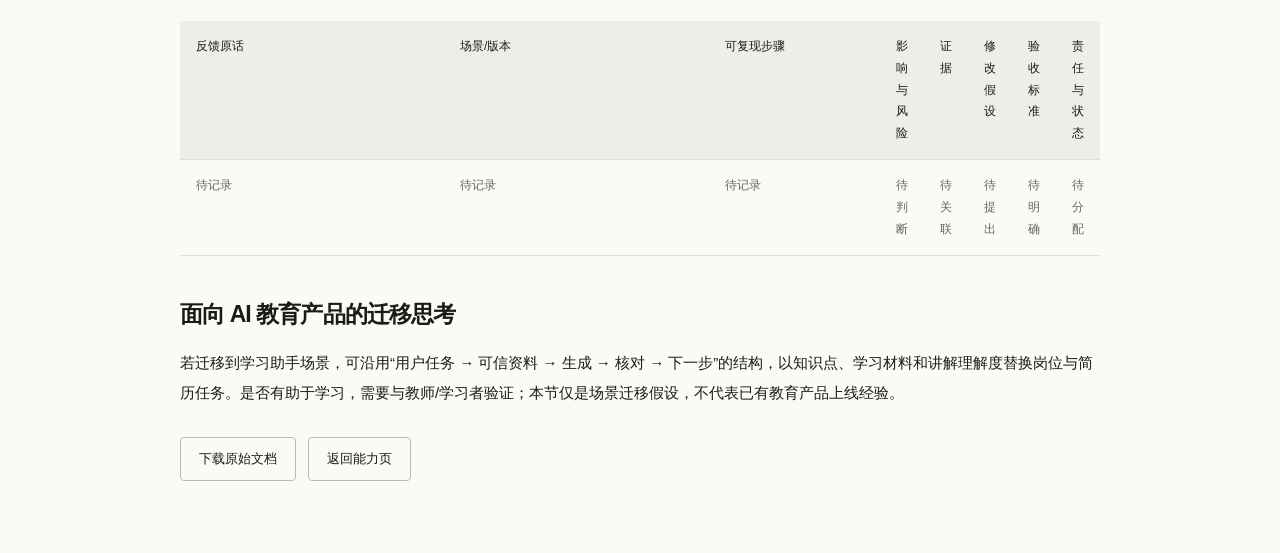
<file: assets/product/research-feedback-plan.html>
<!doctype html><html lang="zh-CN"><head><meta charset="utf-8"><meta name="viewport" content="width=device-width,initial-scale=1"><title>首次任务的用户研究与反馈闭环 · 范炜乾</title><link rel="icon" href="../../assets/favicon.svg" type="image/svg+xml"><link rel="stylesheet" href="../../styles.css"></head><body><main class="container artifact-document"><a class="back-link" href="../../skills.html#deliverables">返回能力与交付材料</a><article><h1>首次任务的用户研究与反馈闭环</h1>
<p>状态：待执行的试用方案与记录模板，不是已经完成的用户访谈、问卷或增长报告。</p>
<h2>研究问题</h2>
<p>新用户能否理解“先整理真实档案，再让 AI 处理任务”？他们在哪里停止、需要什么帮助、如何判断结果可信？</p>
<p>建议先招募 5–8 位近期有求职需求的同学，覆盖不同简历准备程度。样本用于发现问题，不用于推断总体比例。</p>
<h2>访谈与任务</h2>
<p>先了解最近一次真实求职经历，再观察用户独立完成任务；不要先演示标准路径。</p>
<ol>
<li>最近一次改简历或申请岗位，你用了哪些工具？最费时的步骤是什么？</li>
<li>资料分散时，你怎样确认哪份内容是最新、真实的？</li>
<li>让用户整理一条真实经历，找到目标岗位，尝试获取一份修改草稿。</li>
<li>观察是否理解聊天与工作场景，是否知道哪些操作需要确认。</li>
<li>展示信息缺失或保存未成功的状态，询问用户认为发生了什么、下一步会做什么。</li>
<li>任务后询问结果是否可用、哪里需要修改、是否愿意继续使用，并记录理由。</li>
</ol>
<h2>数据口径</h2>
<div class="table-scroll"><table>
<thead>
<tr>
<th>问题</th>
<th>采集字段与计算</th>
<th>注意事项</th>
</tr>
</thead>
<tbody>
<tr>
<td>首次任务能否完成</td>
<td>task_attempt_id、task_type、version、start/end、outcome；完成数/有效开始数</td>
<td>completed、failed、cancelled、unknown 分开记录</td>
</tr>
<tr>
<td>哪一步阻塞</td>
<td>当前步骤、错误类别、接管原因、观察记录</td>
<td>事件缺失不能直接当作放弃，先检查是否中断采集</td>
</tr>
<tr>
<td>是否频繁复用</td>
<td>匿名试用标识、任务日期、有效完成任务数</td>
<td>按观察窗口与任务类型分组；不把重复点击当成使用频次</td>
</tr>
<tr>
<td>结果是否有用</td>
<td>任务后 1–5 分评价、人工修改点、开放反馈</td>
<td>同时报送应答数与未应答数；满意度不替代正确性</td>
</tr>
<tr>
<td>代价是否可接受</td>
<td>任务耗时、模型轮次、Usage、重试</td>
<td>金额需结合实际计费信息，不能从 Token 总量直接推算</td>
</tr>
</tbody>
</table></div>
<h2>反馈如何转成迭代</h2>
<p>记录反馈原话 → 关联任务与版本 → 重现问题 → 区分事实错误、权限误解、流程阻塞、表达或性能问题 → 判断风险与影响范围 → 提出改动假设 → 加入验收/回归案例 → 新一轮任务验证。</p>
<p>优先级：未授权操作、事实编造或错误提交优先；其次是阻断任务的高频问题；单点文案与视觉偏好结合成本处理。未收集真实反馈前，不填虚构问题频次。</p>
<h2>单条反馈模板</h2>
<div class="table-scroll"><table>
<thead>
<tr>
<th>反馈原话</th>
<th>场景/版本</th>
<th>可复现步骤</th>
<th>影响与风险</th>
<th>证据</th>
<th>修改假设</th>
<th>验收标准</th>
<th>责任与状态</th>
</tr>
</thead>
<tbody>
<tr>
<td>待记录</td>
<td>待记录</td>
<td>待记录</td>
<td>待判断</td>
<td>待关联</td>
<td>待提出</td>
<td>待明确</td>
<td>待分配</td>
</tr>
</tbody>
</table></div>
<h2>面向 AI 教育产品的迁移思考</h2>
<p>若迁移到学习助手场景，可沿用“用户任务 → 可信资料 → 生成 → 核对 → 下一步”的结构，以知识点、学习材料和讲解理解度替换岗位与简历任务。是否有助于学习，需要与教师/学习者验证；本节仅是场景迁移假设，不代表已有教育产品上线经验。</p></article><div class="actions"><a class="button" href="research-feedback-plan.md" download>下载原始文档</a><a class="text-link" href="../../skills.html#deliverables">返回能力页</a></div></main></body></html>
</file>
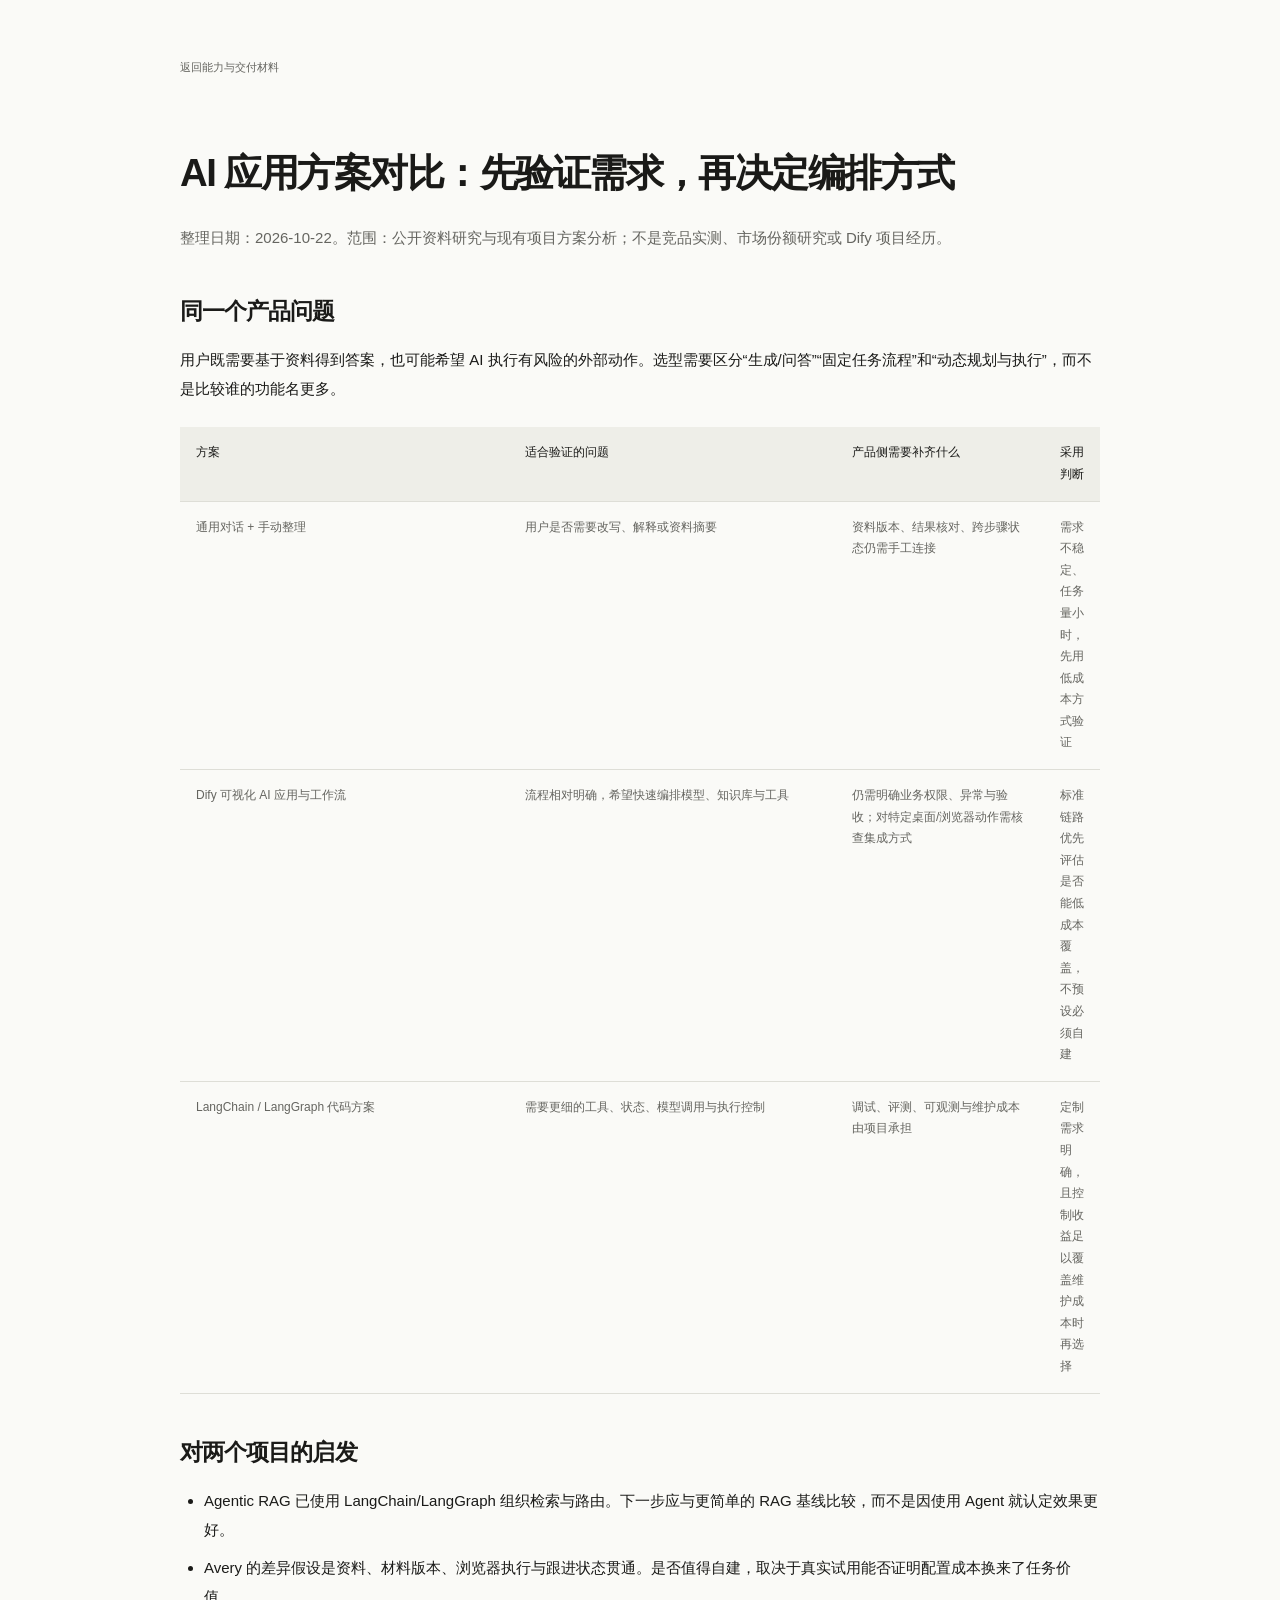
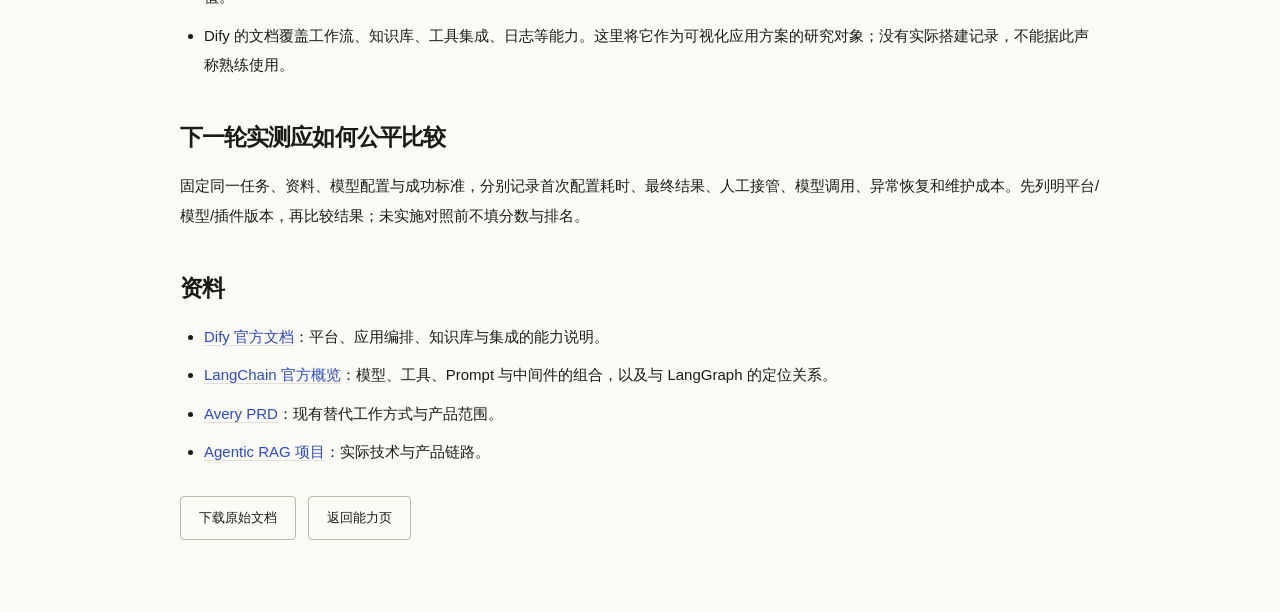
<file: assets/product/solution-comparison.html>
<!doctype html><html lang="zh-CN"><head><meta charset="utf-8"><meta name="viewport" content="width=device-width,initial-scale=1"><title>AI 应用方案对比：先验证需求，再决定编排方式 · 范炜乾</title><link rel="icon" href="../../assets/favicon.svg" type="image/svg+xml"><link rel="stylesheet" href="../../styles.css"></head><body><main class="container artifact-document"><a class="back-link" href="../../skills.html#deliverables">返回能力与交付材料</a><article><h1>AI 应用方案对比：先验证需求，再决定编排方式</h1>
<p>整理日期：2026-10-22。范围：公开资料研究与现有项目方案分析；不是竞品实测、市场份额研究或 Dify 项目经历。</p>
<h2>同一个产品问题</h2>
<p>用户既需要基于资料得到答案，也可能希望 AI 执行有风险的外部动作。选型需要区分“生成/问答”“固定任务流程”和“动态规划与执行”，而不是比较谁的功能名更多。</p>
<div class="table-scroll"><table>
<thead>
<tr>
<th>方案</th>
<th>适合验证的问题</th>
<th>产品侧需要补齐什么</th>
<th>采用判断</th>
</tr>
</thead>
<tbody>
<tr>
<td>通用对话 + 手动整理</td>
<td>用户是否需要改写、解释或资料摘要</td>
<td>资料版本、结果核对、跨步骤状态仍需手工连接</td>
<td>需求不稳定、任务量小时，先用低成本方式验证</td>
</tr>
<tr>
<td>Dify 可视化 AI 应用与工作流</td>
<td>流程相对明确，希望快速编排模型、知识库与工具</td>
<td>仍需明确业务权限、异常与验收；对特定桌面/浏览器动作需核查集成方式</td>
<td>标准链路优先评估是否能低成本覆盖，不预设必须自建</td>
</tr>
<tr>
<td>LangChain / LangGraph 代码方案</td>
<td>需要更细的工具、状态、模型调用与执行控制</td>
<td>调试、评测、可观测与维护成本由项目承担</td>
<td>定制需求明确，且控制收益足以覆盖维护成本时再选择</td>
</tr>
</tbody>
</table></div>
<h2>对两个项目的启发</h2>
<ul>
<li>Agentic RAG 已使用 LangChain/LangGraph 组织检索与路由。下一步应与更简单的 RAG 基线比较，而不是因使用 Agent 就认定效果更好。</li>
<li>Avery 的差异假设是资料、材料版本、浏览器执行与跟进状态贯通。是否值得自建，取决于真实试用能否证明配置成本换来了任务价值。</li>
<li>Dify 的文档覆盖工作流、知识库、工具集成、日志等能力。这里将它作为可视化应用方案的研究对象；没有实际搭建记录，不能据此声称熟练使用。</li>
</ul>
<h2>下一轮实测应如何公平比较</h2>
<p>固定同一任务、资料、模型配置与成功标准，分别记录首次配置耗时、最终结果、人工接管、模型调用、异常恢复和维护成本。先列明平台/模型/插件版本，再比较结果；未实施对照前不填分数与排名。</p>
<h2>资料</h2>
<ul>
<li><a href="https://docs.dify.ai/en/home">Dify 官方文档</a>：平台、应用编排、知识库与集成的能力说明。</li>
<li><a href="https://docs.langchain.com/oss/python/langchain/overview">LangChain 官方概览</a>：模型、工具、Prompt 与中间件的组合，以及与 LangGraph 的定位关系。</li>
<li><a href="../../prd.html">Avery PRD</a>：现有替代工作方式与产品范围。</li>
<li><a href="https://github.com/Fcalm/Agentic-RAG">Agentic RAG 项目</a>：实际技术与产品链路。</li>
</ul></article><div class="actions"><a class="button" href="solution-comparison.md" download>下载原始文档</a><a class="text-link" href="../../skills.html#deliverables">返回能力页</a></div></main></body></html>
</file>
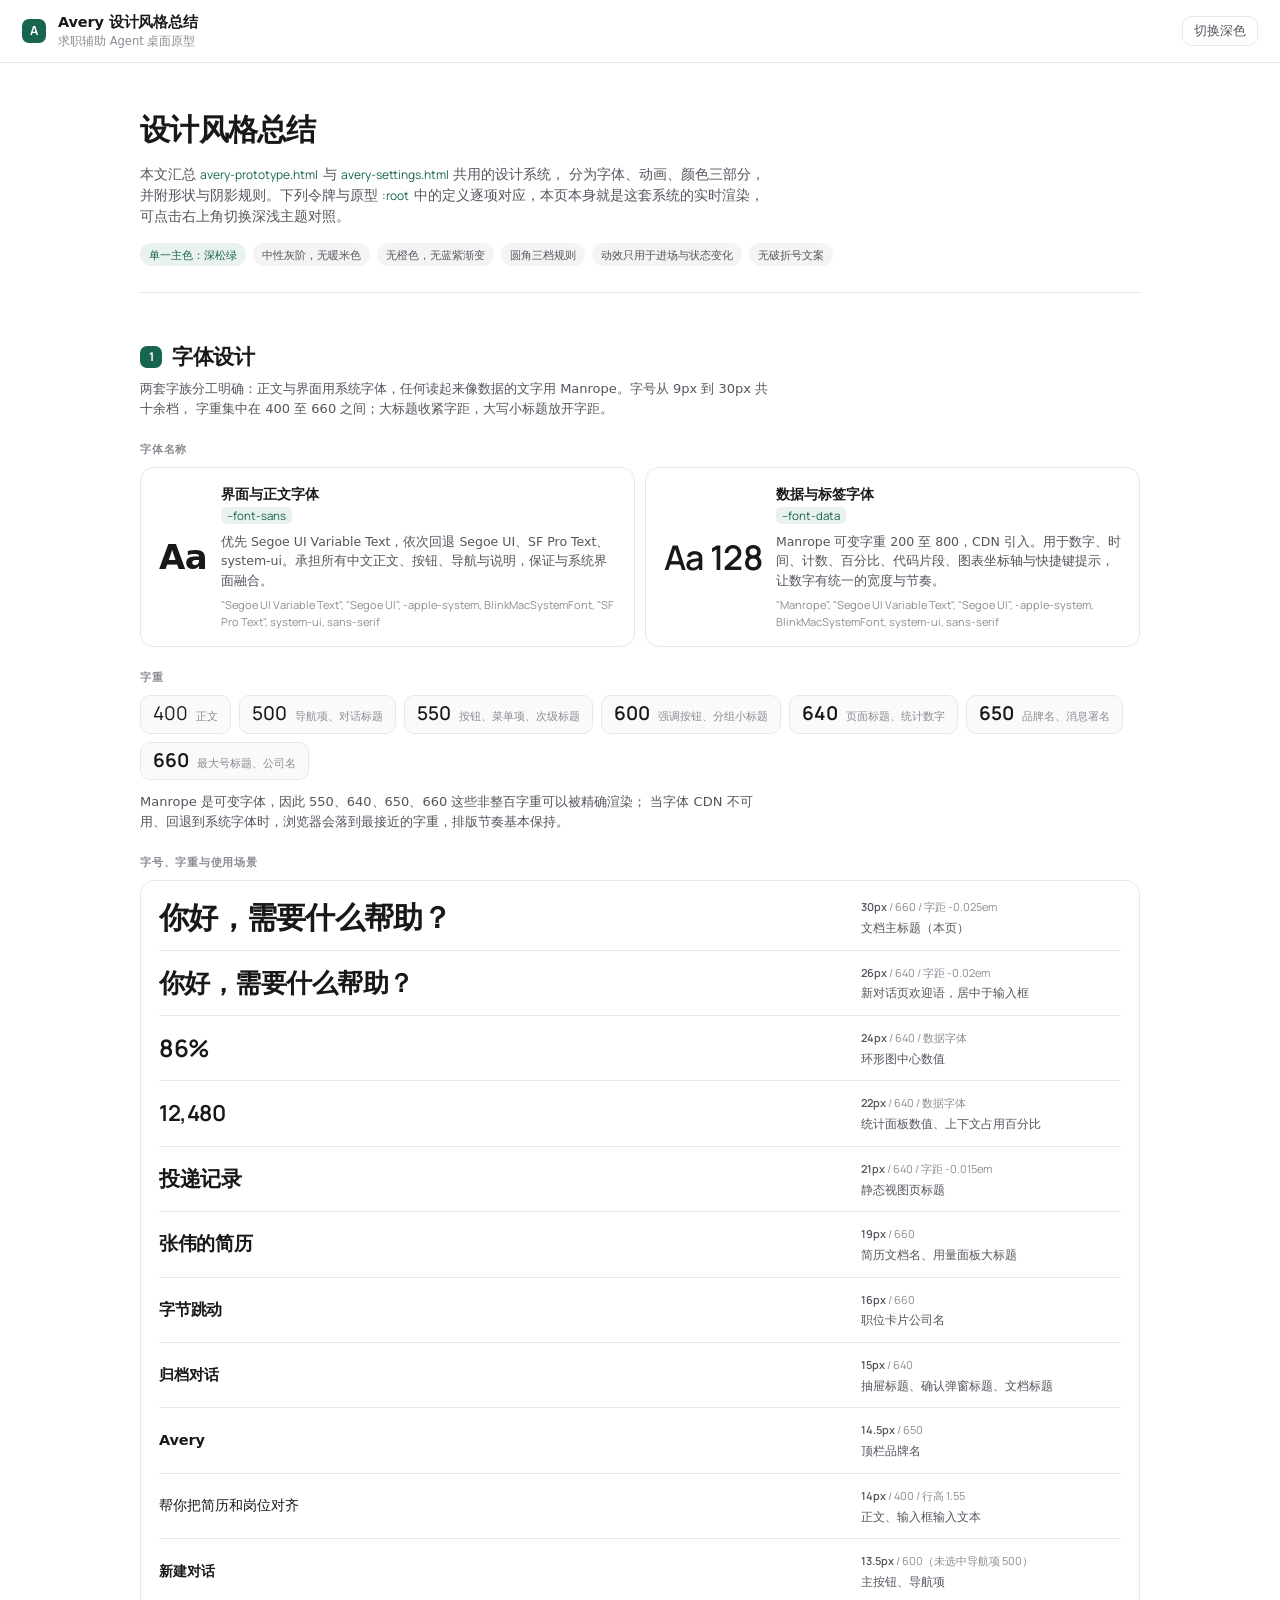
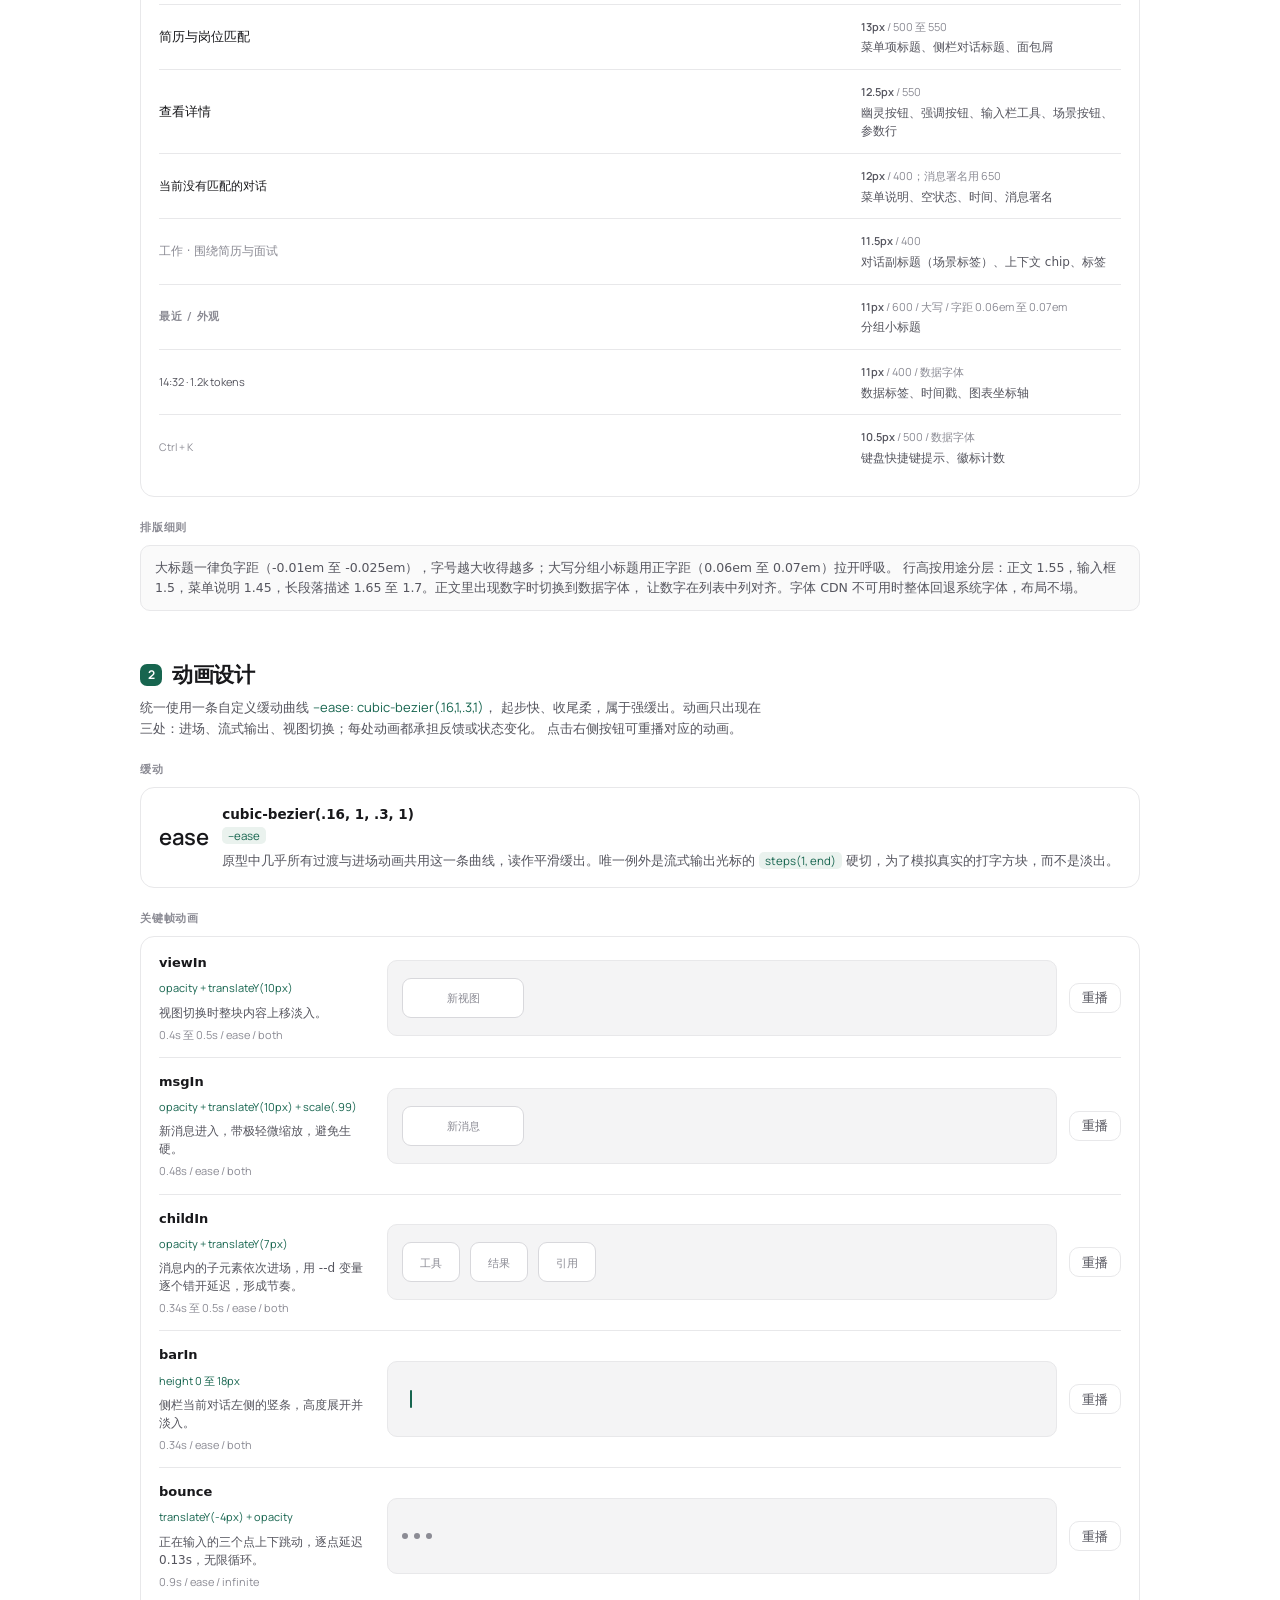
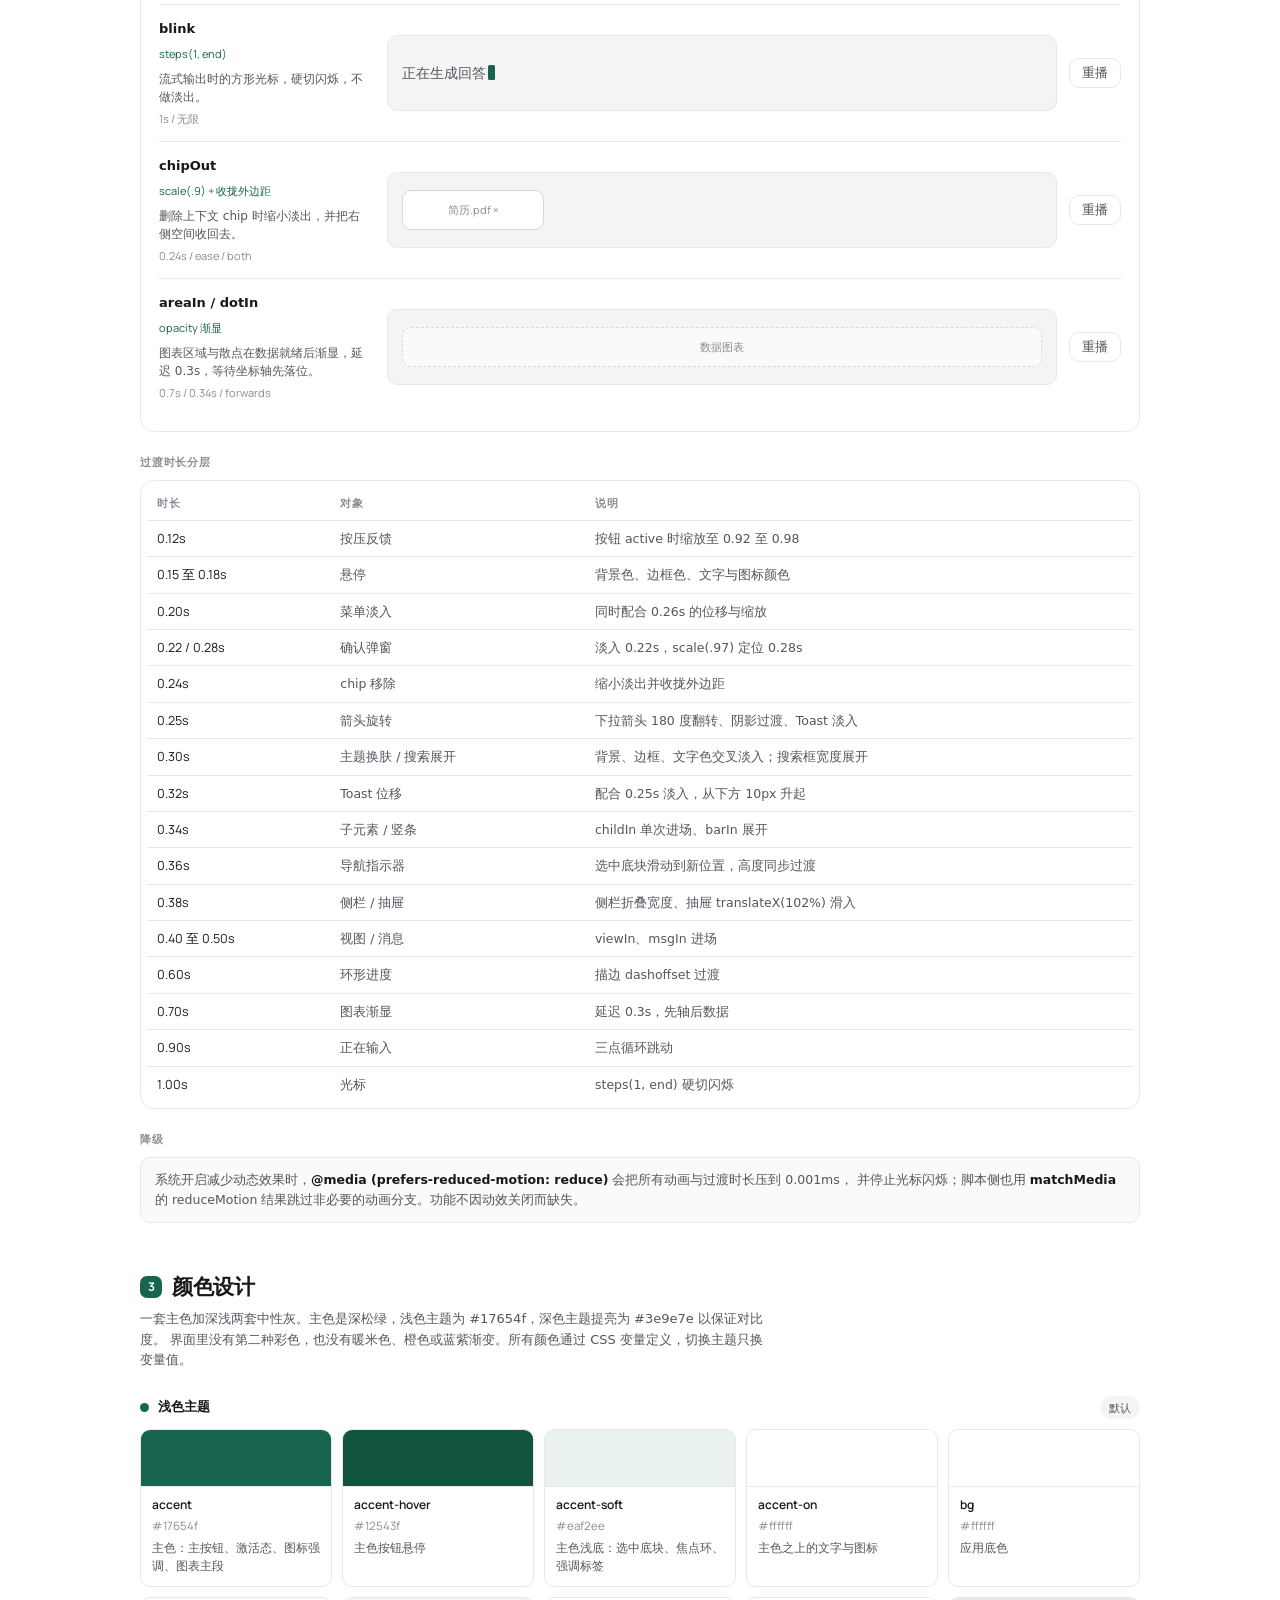
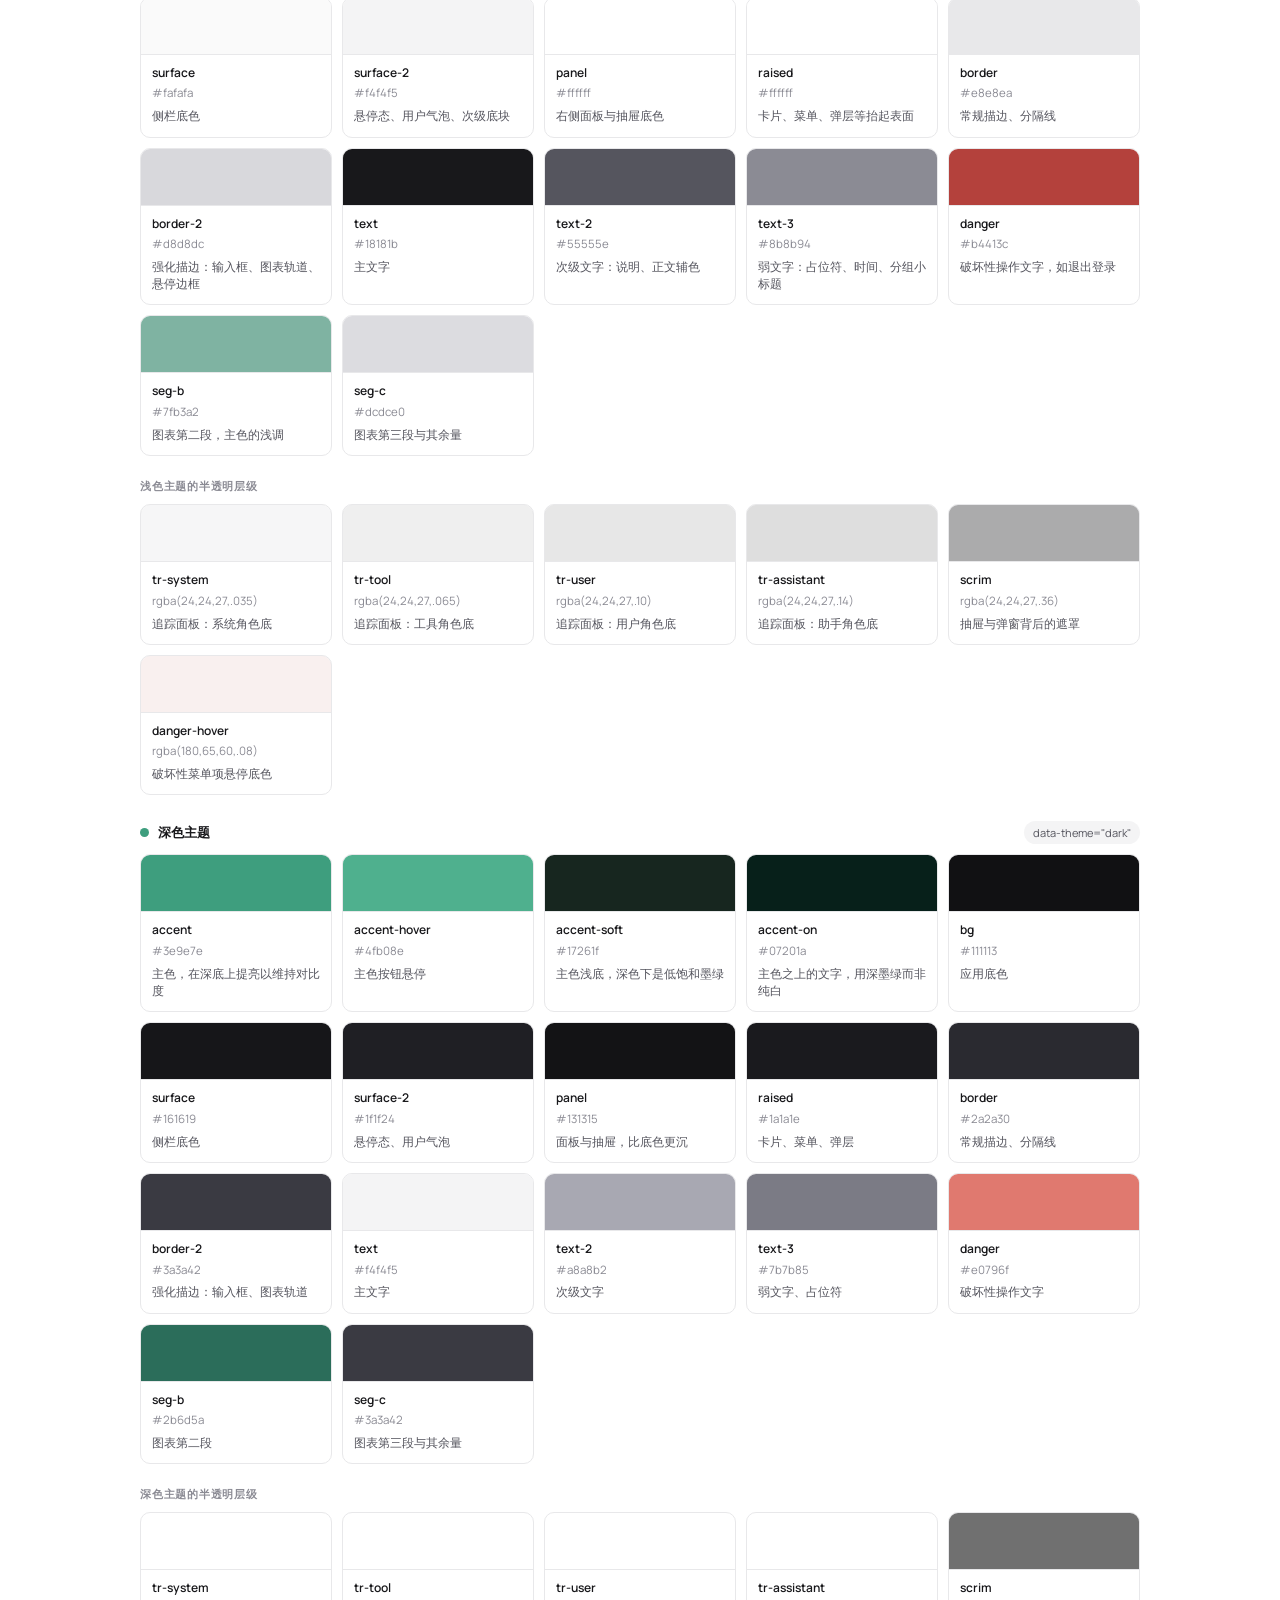
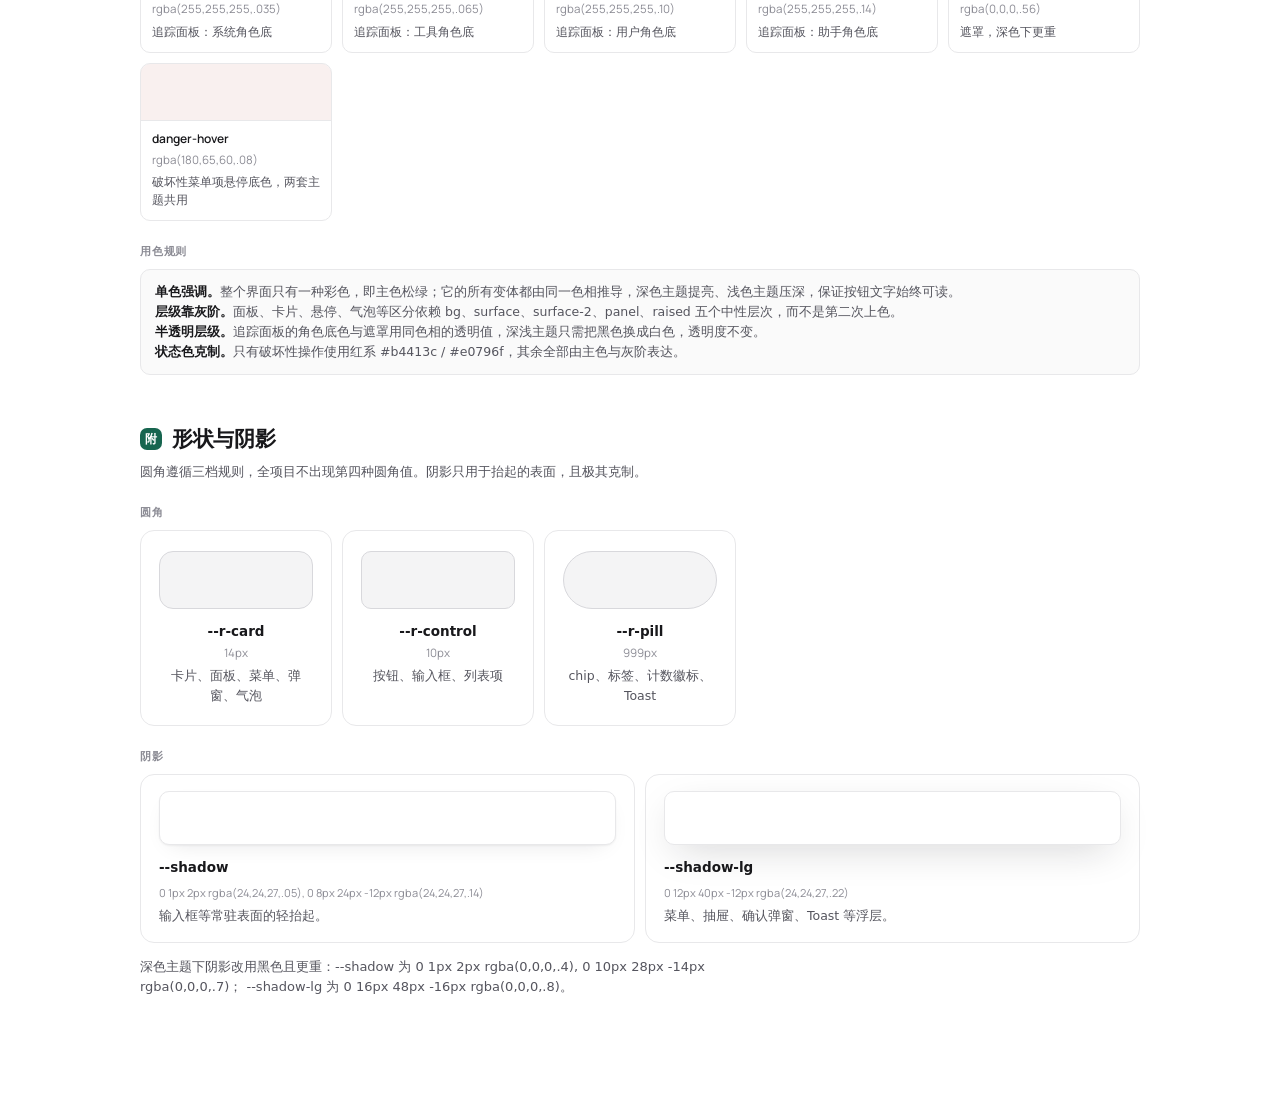
<file: prototypes/avery/full/avery-style-guide.html>
<!doctype html>
<html lang="zh-CN" data-theme="light">
<head>
<meta charset="utf-8">
<meta name="viewport" content="width=device-width, initial-scale=1">
<title>Avery 设计风格总结</title>

<!-- Type: Manrope carries anything that reads as data (numbers, labels, times),
     the system UI face carries prose. Both are the fonts the prototype uses. -->
<link rel="preconnect" href="https://fonts.googleapis.com">
<link rel="preconnect" href="https://fonts.gstatic.com" crossorigin>
<link rel="stylesheet" href="https://fonts.googleapis.com/css2?family=Manrope:wght@200..800&display=swap">

<style>
/* ============================================================================
   AVERY 设计风格总结
   ---------------------------------------------------------------------------
   本文档的令牌与 avery-prototype.html 的 :root 完全一致，所以它既是说明，
   也是那套设计系统的一次实时渲染。
   ============================================================================ */
:root{
  --r-card:14px; --r-control:10px; --r-pill:999px;

  --bg:#ffffff;
  --surface:#fafafa;
  --surface-2:#f4f4f5;
  --panel:#ffffff;
  --raised:#ffffff;
  --border:#e8e8ea;
  --border-2:#d8d8dc;
  --text:#18181b;
  --text-2:#55555e;
  --text-3:#8b8b94;
  --accent:#17654f;
  --accent-hover:#12543f;
  --accent-soft:#eaf2ee;
  --accent-on:#ffffff;
  --shadow:0 1px 2px rgba(24,24,27,.05), 0 8px 24px -12px rgba(24,24,27,.14);
  --shadow-lg:0 12px 40px -12px rgba(24,24,27,.22);

  --seg-a:#17654f;
  --seg-b:#7fb3a2;
  --seg-c:#dcdce0;

  --tr-system:rgba(24,24,27,.035);
  --tr-tool:rgba(24,24,27,.065);
  --tr-user:rgba(24,24,27,.10);
  --tr-assistant:rgba(24,24,27,.14);

  --ease:cubic-bezier(.16,1,.3,1);
  --font-sans:"Segoe UI Variable Text","Segoe UI",-apple-system,BlinkMacSystemFont,"SF Pro Text",system-ui,sans-serif;
  --font-data:"Manrope","Segoe UI Variable Text","Segoe UI",-apple-system,BlinkMacSystemFont,system-ui,sans-serif;
}
[data-theme="dark"]{
  --bg:#111113;
  --surface:#161619;
  --surface-2:#1f1f24;
  --panel:#131315;
  --raised:#1a1a1e;
  --border:#2a2a30;
  --border-2:#3a3a42;
  --text:#f4f4f5;
  --text-2:#a8a8b2;
  --text-3:#7b7b85;
  --accent:#3e9e7e;
  --accent-hover:#4fb08e;
  --accent-soft:#17261f;
  --accent-on:#07201a;
  --shadow:0 1px 2px rgba(0,0,0,.4), 0 10px 28px -14px rgba(0,0,0,.7);
  --shadow-lg:0 16px 48px -16px rgba(0,0,0,.8);

  --seg-a:#3e9e7e;
  --seg-b:#2b6d5a;
  --seg-c:#3a3a42;

  --tr-system:rgba(255,255,255,.035);
  --tr-tool:rgba(255,255,255,.065);
  --tr-user:rgba(255,255,255,.10);
  --tr-assistant:rgba(255,255,255,.14);
}

html,body{margin:0}
body{
  font-family:var(--font-sans);
  font-size:14px;
  line-height:1.55;
  color:var(--text);
  background:var(--bg);
  -webkit-font-smoothing:antialiased;
  text-rendering:optimizeLegibility;
}
button{font:inherit;color:inherit;background:none;border:0;cursor:pointer}
:focus-visible{outline:2px solid var(--accent);outline-offset:2px;border-radius:6px}
::selection{background:var(--accent-soft);color:var(--text)}

/* theme cross-fade, same as the prototype */
.sg-top,.card,.sw,.sg-hero,.tag{
  transition:background-color .3s var(--ease), border-color .3s var(--ease), color .3s var(--ease);
}

/* ------------------------------------------------------------------- shell */
.sg-top{
  position:sticky;top:0;z-index:10;
  display:flex;align-items:center;gap:12px;
  padding:11px 22px;background:var(--bg);
  background:color-mix(in srgb, var(--bg) 88%, transparent);
  backdrop-filter:blur(10px);border-bottom:1px solid var(--border);
}
.sg-mark{
  width:24px;height:24px;flex:none;display:grid;place-items:center;border-radius:7px;
  background:var(--accent);color:var(--accent-on);font-family:var(--font-data);
  font-size:12.5px;font-weight:700;
}
.sg-brand{font-size:14.5px;font-weight:650;letter-spacing:-.01em}
.sg-brand small{display:block;font-size:11.5px;font-weight:400;color:var(--text-3);letter-spacing:0}
.sg-top .sp{flex:1}
.tbtn{
  display:inline-flex;align-items:center;gap:6px;height:30px;padding:0 11px;
  border:1px solid var(--border);border-radius:var(--r-control);
  font-size:12.5px;font-weight:550;color:var(--text-2);
  transition:background-color .18s var(--ease), border-color .18s var(--ease), color .18s var(--ease);
}
.tbtn:hover{background:var(--surface-2);border-color:var(--border-2);color:var(--text)}

.sg-wrap{max-width:1000px;margin:0 auto;padding:0 22px 90px}

.sg-hero{padding:44px 0 26px;border-bottom:1px solid var(--border)}
.sg-hero h1{margin:0;font-size:30px;font-weight:660;letter-spacing:-.025em}
.sg-hero p{margin:10px 0 0;max-width:74ch;font-size:13.5px;color:var(--text-2)}
.locks{display:flex;flex-wrap:wrap;gap:7px;margin-top:16px}
.tag{
  font-family:var(--font-data);font-size:11px;padding:3px 9px;border-radius:var(--r-pill);
  background:var(--surface-2);color:var(--text-2);white-space:nowrap;
}
.tag.accent{background:var(--accent-soft);color:var(--accent)}

.sg-sec{margin-top:48px}
.sg-sec > h2{
  display:flex;align-items:center;gap:10px;margin:0 0 6px;
  font-size:21px;font-weight:640;letter-spacing:-.015em;
}
.sg-sec > h2 .n{
  flex:none;display:grid;place-items:center;width:22px;height:22px;border-radius:7px;
  background:var(--accent);color:var(--accent-on);
  font-family:var(--font-data);font-size:12px;font-weight:700;
}
.sg-sec > .lead{margin:0 0 18px;max-width:76ch;font-size:13px;color:var(--text-2)}
.sg-label{
  margin:22px 0 9px;font-size:11px;font-weight:600;letter-spacing:.07em;
  text-transform:uppercase;color:var(--text-3);
}
.sg-label:first-child{margin-top:0}

.card{
  background:var(--raised);border:1px solid var(--border);border-radius:var(--r-card);
  padding:16px 18px;
}
.grid{display:grid;gap:10px}
.grid.two{grid-template-columns:repeat(2,minmax(0,1fr))}
.grid.auto{grid-template-columns:repeat(auto-fill,minmax(186px,1fr))}

/* --------------------------------------------------------------- typography */
.face{display:flex;align-items:center;gap:14px}
.face .sp{flex:1;min-width:0}
.face .spec{
  flex:none;font-size:34px;line-height:1;font-weight:600;letter-spacing:-.02em;
  color:var(--text);
}
.face .spec.data{font-family:var(--font-data)}
.face .spec.sans{font-family:var(--font-sans)}
.face h3{margin:0;font-size:13.5px;font-weight:600}
.face code{
  font-family:var(--font-data);font-size:11.5px;color:var(--accent);
  background:var(--accent-soft);border-radius:5px;padding:1px 6px;
}
.face p{margin:5px 0 0;font-size:12.5px;color:var(--text-2);line-height:1.55}
.face .stack{
  margin-top:6px;font-family:var(--font-data);font-size:11px;color:var(--text-3);
  overflow-wrap:anywhere;
}
.weights{display:flex;flex-wrap:wrap;gap:8px}
.wchip{
  display:flex;align-items:baseline;gap:8px;padding:8px 12px;border-radius:var(--r-control);
  background:var(--surface);border:1px solid var(--border);
}
.wchip b{font-family:var(--font-data);font-size:19px;line-height:1;font-weight:var(--w)}
.wchip span{font-family:var(--font-data);font-size:10.5px;color:var(--text-3)}

.ty{border-top:1px solid var(--border);padding:12px 0;display:grid;grid-template-columns:minmax(0,1fr) 260px;gap:16px;align-items:center}
.ty:first-child{border-top:0;padding-top:0}
.ty .sample{min-width:0;overflow:hidden;white-space:nowrap;text-overflow:ellipsis;line-height:1.25}
.ty .sample.data{font-family:var(--font-data)}
.ty .meta{font-family:var(--font-data);font-size:11px;color:var(--text-3);line-height:1.8}
.ty .meta b{color:var(--text-2);font-weight:600}
.ty .use{font-size:12px;color:var(--text-2);line-height:1.55;margin-top:2px;font-family:var(--font-sans)}
@media (max-width:720px){
  .ty{grid-template-columns:minmax(0,1fr)}
  .grid.two{grid-template-columns:minmax(0,1fr)}
  .face{flex-wrap:wrap}
}

/* ------------------------------------------------------------------ motion */
.mo{border-top:1px solid var(--border);padding:14px 0;display:grid;grid-template-columns:210px minmax(0,1fr);gap:18px;align-items:center}
.mo:first-child{border-top:0;padding-top:0}
.mo .info h3{margin:0 0 4px;font-size:13px;font-weight:600}
.mo .info code{font-family:var(--font-data);font-size:11px;color:var(--accent)}
.mo .info p{margin:5px 0 0;font-size:12px;color:var(--text-2);line-height:1.5}
.mo .info .dur{font-family:var(--font-data);font-size:11px;color:var(--text-3);margin-top:4px}
.mo .right{display:flex;align-items:center;gap:12px;min-width:0}
.stage{
  flex:1;min-width:0;height:74px;border-radius:var(--r-control);
  background:var(--surface-2);border:1px solid var(--border);
  display:flex;align-items:center;gap:10px;padding:0 14px;overflow:hidden;
}
.stage .item{
  height:38px;border-radius:9px;background:var(--raised);border:1px solid var(--border-2);
  display:flex;align-items:center;justify-content:center;
  font-family:var(--font-data);font-size:11px;color:var(--text-3);
}
.rp{
  flex:none;height:30px;padding:0 12px;border-radius:var(--r-control);
  border:1px solid var(--border);font-size:12.5px;font-weight:550;color:var(--text-2);
  transition:background-color .18s var(--ease), border-color .18s var(--ease), color .18s var(--ease), transform .12s var(--ease);
}
.rp:hover{background:var(--surface-2);border-color:var(--border-2);color:var(--text)}
.rp:active{transform:scale(.97)}

/* stage variants: the animation only runs while .run is present, so each
   stage rests in its finished state and replays on demand */
.stage .bar{width:2px;height:18px;border-radius:2px;background:var(--accent)}
.stage.run .bar{animation:barIn .34s var(--ease) both}
.stage.run .v-item{animation:viewIn .5s var(--ease) both}
.stage.run .m-item{animation:msgIn .48s var(--ease) both}
.stage.run .c-item{animation:childIn .5s var(--ease) both;animation-delay:calc(var(--i) * 90ms)}
@keyframes viewIn{from{opacity:0;transform:translateY(10px)}to{opacity:1;transform:none}}
@keyframes msgIn{from{opacity:0;transform:translateY(10px) scale(.99)}to{opacity:1;transform:none}}
@keyframes childIn{from{opacity:0;transform:translateY(7px)}to{opacity:1;transform:none}}
@keyframes barIn{from{height:0;opacity:0}to{height:18px;opacity:1}}
.stage .dot{width:6px;height:6px;border-radius:50%;background:var(--text-3)}
.stage.run .dot{animation:bounce .9s var(--ease) infinite}
.stage .dot:nth-child(2){animation-delay:.13s}
.stage .dot:nth-child(3){animation-delay:.26s}
@keyframes bounce{0%,60%,100%{transform:translateY(0);opacity:.5}30%{transform:translateY(-4px);opacity:1}}
.caret{display:inline-block;width:7px;height:15px;margin-left:2px;vertical-align:-2px;background:var(--accent);border-radius:1.5px}
.stage.run .caret{animation:blink 1s steps(1,end) infinite}
@keyframes blink{0%,49%{opacity:1}50%,100%{opacity:0}}

.tbl{width:100%;border-collapse:collapse}
.tbl th,.tbl td{text-align:left;padding:8px 10px;border-bottom:1px solid var(--border);vertical-align:top}
.tbl th{font-size:11px;font-weight:600;letter-spacing:.06em;text-transform:uppercase;color:var(--text-3)}
.tbl td{font-size:12.5px;color:var(--text-2)}
.tbl td.num{font-family:var(--font-data);color:var(--text);white-space:nowrap}
.tbl tr:last-child td{border-bottom:0}

/* ------------------------------------------------------------------ colors */
.sw{background:var(--raised);border:1px solid var(--border);border-radius:var(--r-control);overflow:hidden}
.sw .chip{height:56px;border-bottom:1px solid var(--border)}
.sw .body{padding:9px 11px 11px}
.sw .nm{font-family:var(--font-data);font-size:12px;font-weight:600;color:var(--text);overflow-wrap:anywhere}
.sw .hex{font-family:var(--font-data);font-size:11.5px;color:var(--text-3);margin-top:2px;overflow-wrap:anywhere}
.sw .use{margin-top:6px;font-size:11.5px;color:var(--text-2);line-height:1.5}
.legend{display:flex;align-items:center;gap:9px;margin:26px 0 10px}
.legend .dot{width:9px;height:9px;border-radius:50%;background:var(--text-3);flex:none}
.legend h3{margin:0;font-size:13px;font-weight:600}
.legend .tag{margin-left:auto}

.note{
  display:flex;gap:10px;padding:12px 14px;border-radius:var(--r-control);
  background:var(--surface);border:1px solid var(--border);font-size:12.5px;color:var(--text-2);line-height:1.6;
}
.note b{color:var(--text);font-weight:600}

@media (prefers-reduced-motion: reduce){
  *,*::before,*::after{animation-duration:.001ms !important;animation-iteration-count:1 !important;transition-duration:.001ms !important}
}
</style>
</head>
<body>

<header class="sg-top">
  <div class="sg-mark">A</div>
  <div class="sg-brand">Avery 设计风格总结<small>求职辅助 Agent 桌面原型</small></div>
  <div class="sp"></div>
  <button class="tbtn" id="themeBtn" type="button">切换深色</button>
</header>

<main class="sg-wrap">

  <section class="sg-hero">
    <h1>设计风格总结</h1>
    <p>本文汇总 <code style="font-family:var(--font-data);font-size:12px;color:var(--accent)">avery-prototype.html</code> 与
      <code style="font-family:var(--font-data);font-size:12px;color:var(--accent)">avery-settings.html</code> 共用的设计系统，
      分为字体、动画、颜色三部分，并附形状与阴影规则。下列令牌与原型 <code style="font-family:var(--font-data);font-size:12px;color:var(--accent)">:root</code>
      中的定义逐项对应，本页本身就是这套系统的实时渲染，可点击右上角切换深浅主题对照。</p>
    <div class="locks">
      <span class="tag accent">单一主色：深松绿</span>
      <span class="tag">中性灰阶，无暖米色</span>
      <span class="tag">无橙色，无蓝紫渐变</span>
      <span class="tag">圆角三档规则</span>
      <span class="tag">动效只用于进场与状态变化</span>
      <span class="tag">无破折号文案</span>
    </div>
  </section>

  <!-- ================================================================= 1 -->
  <section class="sg-sec" id="type">
    <h2><span class="n">1</span>字体设计</h2>
    <p class="lead">两套字族分工明确：正文与界面用系统字体，任何读起来像数据的文字用 Manrope。字号从 9px 到 30px 共十余档，
      字重集中在 400 至 660 之间；大标题收紧字距，大写小标题放开字距。</p>

    <div class="sg-label">字体名称</div>
    <div class="grid two">
      <div class="card face">
        <div class="spec sans">Aa</div>
        <div class="sp">
          <h3>界面与正文字体</h3>
          <code>--font-sans</code>
          <p>优先 Segoe UI Variable Text，依次回退 Segoe UI、SF Pro Text、system-ui。承担所有中文正文、按钮、导航与说明，保证与系统界面融合。</p>
          <div class="stack">"Segoe UI Variable Text", "Segoe UI", -apple-system, BlinkMacSystemFont, "SF Pro Text", system-ui, sans-serif</div>
        </div>
      </div>
      <div class="card face">
        <div class="spec data">Aa 128</div>
        <div class="sp">
          <h3>数据与标签字体</h3>
          <code>--font-data</code>
          <p>Manrope 可变字重 200 至 800，CDN 引入。用于数字、时间、计数、百分比、代码片段、图表坐标轴与快捷键提示，让数字有统一的宽度与节奏。</p>
          <div class="stack">"Manrope", "Segoe UI Variable Text", "Segoe UI", -apple-system, BlinkMacSystemFont, system-ui, sans-serif</div>
        </div>
      </div>
    </div>

    <div class="sg-label">字重</div>
    <div class="weights">
      <span class="wchip" style="--w:400"><b>400</b><span>正文</span></span>
      <span class="wchip" style="--w:500"><b>500</b><span>导航项、对话标题</span></span>
      <span class="wchip" style="--w:550"><b>550</b><span>按钮、菜单项、次级标题</span></span>
      <span class="wchip" style="--w:600"><b>600</b><span>强调按钮、分组小标题</span></span>
      <span class="wchip" style="--w:640"><b>640</b><span>页面标题、统计数字</span></span>
      <span class="wchip" style="--w:650"><b>650</b><span>品牌名、消息署名</span></span>
      <span class="wchip" style="--w:660"><b>660</b><span>最大号标题、公司名</span></span>
    </div>
    <p class="lead" style="margin:12px 0 0">Manrope 是可变字体，因此 550、640、650、660 这些非整百字重可以被精确渲染；
      当字体 CDN 不可用、回退到系统字体时，浏览器会落到最接近的字重，排版节奏基本保持。</p>

    <div class="sg-label">字号、字重与使用场景</div>
    <div class="card">
      <div class="ty">
        <div class="sample" style="font-size:30px;font-weight:660;letter-spacing:-.025em">你好，需要什么帮助？</div>
        <div class="meta"><b>30px</b> / 660 / 字距 -0.025em<div class="use">文档主标题（本页）</div></div>
      </div>
      <div class="ty">
        <div class="sample" style="font-size:26px;font-weight:640;letter-spacing:-.02em">你好，需要什么帮助？</div>
        <div class="meta"><b>26px</b> / 640 / 字距 -0.02em<div class="use">新对话页欢迎语，居中于输入框</div></div>
      </div>
      <div class="ty">
        <div class="sample data" style="font-size:24px;font-weight:640;letter-spacing:-.02em">86%</div>
        <div class="meta"><b>24px</b> / 640 / 数据字体<div class="use">环形图中心数值</div></div>
      </div>
      <div class="ty">
        <div class="sample data" style="font-size:22px;font-weight:640;letter-spacing:-.02em">12,480</div>
        <div class="meta"><b>22px</b> / 640 / 数据字体<div class="use">统计面板数值、上下文占用百分比</div></div>
      </div>
      <div class="ty">
        <div class="sample" style="font-size:21px;font-weight:640;letter-spacing:-.015em">投递记录</div>
        <div class="meta"><b>21px</b> / 640 / 字距 -0.015em<div class="use">静态视图页标题</div></div>
      </div>
      <div class="ty">
        <div class="sample" style="font-size:19px;font-weight:660;letter-spacing:-.015em">张伟的简历</div>
        <div class="meta"><b>19px</b> / 660<div class="use">简历文档名、用量面板大标题</div></div>
      </div>
      <div class="ty">
        <div class="sample" style="font-size:16px;font-weight:660;letter-spacing:-.015em">字节跳动</div>
        <div class="meta"><b>16px</b> / 660<div class="use">职位卡片公司名</div></div>
      </div>
      <div class="ty">
        <div class="sample" style="font-size:15px;font-weight:640;letter-spacing:-.01em">归档对话</div>
        <div class="meta"><b>15px</b> / 640<div class="use">抽屉标题、确认弹窗标题、文档标题</div></div>
      </div>
      <div class="ty">
        <div class="sample" style="font-size:14.5px;font-weight:650;letter-spacing:-.01em">Avery</div>
        <div class="meta"><b>14.5px</b> / 650<div class="use">顶栏品牌名</div></div>
      </div>
      <div class="ty">
        <div class="sample" style="font-size:14px;font-weight:400">帮你把简历和岗位对齐</div>
        <div class="meta"><b>14px</b> / 400 / 行高 1.55<div class="use">正文、输入框输入文本</div></div>
      </div>
      <div class="ty">
        <div class="sample" style="font-size:13.5px;font-weight:600">新建对话</div>
        <div class="meta"><b>13.5px</b> / 600（未选中导航项 500）<div class="use">主按钮、导航项</div></div>
      </div>
      <div class="ty">
        <div class="sample" style="font-size:13px;font-weight:500">简历与岗位匹配</div>
        <div class="meta"><b>13px</b> / 500 至 550<div class="use">菜单项标题、侧栏对话标题、面包屑</div></div>
      </div>
      <div class="ty">
        <div class="sample" style="font-size:12.5px;font-weight:550">查看详情</div>
        <div class="meta"><b>12.5px</b> / 550<div class="use">幽灵按钮、强调按钮、输入栏工具、场景按钮、参数行</div></div>
      </div>
      <div class="ty">
        <div class="sample" style="font-size:12px;font-weight:400">当前没有匹配的对话</div>
        <div class="meta"><b>12px</b> / 400；消息署名用 650<div class="use">菜单说明、空状态、时间、消息署名</div></div>
      </div>
      <div class="ty">
        <div class="sample" style="font-size:11.5px;color:var(--text-3)">工作 · 围绕简历与面试</div>
        <div class="meta"><b>11.5px</b> / 400<div class="use">对话副标题（场景标签）、上下文 chip、标签</div></div>
      </div>
      <div class="ty">
        <div class="sample" style="font-size:11px;font-weight:600;letter-spacing:.07em;text-transform:uppercase;color:var(--text-3)">最近 / 外观</div>
        <div class="meta"><b>11px</b> / 600 / 大写 / 字距 0.06em 至 0.07em<div class="use">分组小标题</div></div>
      </div>
      <div class="ty">
        <div class="sample data" style="font-size:11px;color:var(--text-2)">14:32 · 1.2k tokens</div>
        <div class="meta"><b>11px</b> / 400 / 数据字体<div class="use">数据标签、时间戳、图表坐标轴</div></div>
      </div>
      <div class="ty">
        <div class="sample data" style="font-size:10.5px;color:var(--text-3)">Ctrl + K</div>
        <div class="meta"><b>10.5px</b> / 500 / 数据字体<div class="use">键盘快捷键提示、徽标计数</div></div>
      </div>
    </div>

    <div class="sg-label">排版细则</div>
    <div class="note">
      <span>大标题一律负字距（-0.01em 至 -0.025em），字号越大收得越多；大写分组小标题用正字距（0.06em 至 0.07em）拉开呼吸。
      行高按用途分层：正文 1.55，输入框 1.5，菜单说明 1.45，长段落描述 1.65 至 1.7。正文里出现数字时切换到数据字体，
      让数字在列表中列对齐。字体 CDN 不可用时整体回退系统字体，布局不塌。</span>
    </div>
  </section>

  <!-- ================================================================= 2 -->
  <section class="sg-sec" id="motion">
    <h2><span class="n">2</span>动画设计</h2>
    <p class="lead">统一使用一条自定义缓动曲线 <code style="font-family:var(--font-data);color:var(--accent)">--ease: cubic-bezier(.16,1,.3,1)</code>，
      起步快、收尾柔，属于强缓出。动画只出现在三处：进场、流式输出、视图切换；每处动画都承担反馈或状态变化。
      点击右侧按钮可重播对应的动画。</p>

    <div class="sg-label">缓动</div>
    <div class="card">
      <div class="face">
        <div class="spec data" style="font-size:22px">ease</div>
        <div class="sp">
          <h3>cubic-bezier(.16, 1, .3, 1)</h3>
          <code>--ease</code>
          <p>原型中几乎所有过渡与进场动画共用这一条曲线，读作平滑缓出。唯一例外是流式输出光标的 <code>steps(1, end)</code> 硬切，为了模拟真实的打字方块，而不是淡出。</p>
        </div>
      </div>
    </div>

    <div class="sg-label">关键帧动画</div>
    <div class="card">
      <div class="mo">
        <div class="info"><h3>viewIn</h3><code>opacity + translateY(10px)</code>
          <p>视图切换时整块内容上移淡入。</p><div class="dur">0.4s 至 0.5s / ease / both</div></div>
        <div class="right"><div class="stage" data-stage><div class="item v-item" style="width:120px">新视图</div></div>
          <button class="rp" type="button">重播</button></div>
      </div>
      <div class="mo">
        <div class="info"><h3>msgIn</h3><code>opacity + translateY(10px) + scale(.99)</code>
          <p>新消息进入，带极轻微缩放，避免生硬。</p><div class="dur">0.48s / ease / both</div></div>
        <div class="right"><div class="stage" data-stage><div class="item m-item" style="width:120px">新消息</div></div>
          <button class="rp" type="button">重播</button></div>
      </div>
      <div class="mo">
        <div class="info"><h3>childIn</h3><code>opacity + translateY(7px)</code>
          <p>消息内的子元素依次进场，用 --d 变量逐个错开延迟，形成节奏。</p><div class="dur">0.34s 至 0.5s / ease / both</div></div>
        <div class="right"><div class="stage" data-stage>
            <div class="item c-item" style="--i:0;width:56px">工具</div>
            <div class="item c-item" style="--i:1;width:56px">结果</div>
            <div class="item c-item" style="--i:2;width:56px">引用</div>
          </div>
          <button class="rp" type="button">重播</button></div>
      </div>
      <div class="mo">
        <div class="info"><h3>barIn</h3><code>height 0 至 18px</code>
          <p>侧栏当前对话左侧的竖条，高度展开并淡入。</p><div class="dur">0.34s / ease / both</div></div>
        <div class="right"><div class="stage" data-stage style="padding:0 22px"><div class="bar"></div></div>
          <button class="rp" type="button">重播</button></div>
      </div>
      <div class="mo">
        <div class="info"><h3>bounce</h3><code>translateY(-4px) + opacity</code>
          <p>正在输入的三个点上下跳动，逐点延迟 0.13s，无限循环。</p><div class="dur">0.9s / ease / infinite</div></div>
        <div class="right"><div class="stage" data-stage style="gap:6px">
            <span class="dot"></span><span class="dot"></span><span class="dot"></span>
          </div>
          <button class="rp" type="button">重播</button></div>
      </div>
      <div class="mo">
        <div class="info"><h3>blink</h3><code>steps(1, end)</code>
          <p>流式输出时的方形光标，硬切闪烁，不做淡出。</p><div class="dur">1s / 无限</div></div>
        <div class="right"><div class="stage" data-stage>
            <div style="flex:1;font-size:13.5px;color:var(--text-2)">正在生成回答<span class="caret"></span></div>
          </div>
          <button class="rp" type="button">重播</button></div>
      </div>
      <div class="mo">
        <div class="info"><h3>chipOut</h3><code>scale(.9) + 收拢外边距</code>
          <p>删除上下文 chip 时缩小淡出，并把右侧空间收回去。</p><div class="dur">0.24s / ease / both</div></div>
        <div class="right"><div class="stage" data-stage><div class="item" style="width:140px">简历.pdf ×</div></div>
          <button class="rp" type="button">重播</button></div>
      </div>
      <div class="mo">
        <div class="info"><h3>areaIn / dotIn</h3><code>opacity 渐显</code>
          <p>图表区域与散点在数据就绪后渐显，延迟 0.3s，等待坐标轴先落位。</p><div class="dur">0.7s / 0.34s / forwards</div></div>
        <div class="right"><div class="stage" data-stage>
            <div class="item" style="width:100%;background:var(--surface);border-style:dashed">数据图表</div>
          </div>
          <button class="rp" type="button">重播</button></div>
      </div>
    </div>

    <div class="sg-label">过渡时长分层</div>
    <div class="card" style="padding:6px 6px">
      <table class="tbl">
        <thead><tr><th>时长</th><th>对象</th><th>说明</th></tr></thead>
        <tbody>
          <tr><td class="num">0.12s</td><td>按压反馈</td><td>按钮 active 时缩放至 0.92 至 0.98</td></tr>
          <tr><td class="num">0.15 至 0.18s</td><td>悬停</td><td>背景色、边框色、文字与图标颜色</td></tr>
          <tr><td class="num">0.20s</td><td>菜单淡入</td><td>同时配合 0.26s 的位移与缩放</td></tr>
          <tr><td class="num">0.22 / 0.28s</td><td>确认弹窗</td><td>淡入 0.22s，scale(.97) 定位 0.28s</td></tr>
          <tr><td class="num">0.24s</td><td>chip 移除</td><td>缩小淡出并收拢外边距</td></tr>
          <tr><td class="num">0.25s</td><td>箭头旋转</td><td>下拉箭头 180 度翻转、阴影过渡、Toast 淡入</td></tr>
          <tr><td class="num">0.30s</td><td>主题换肤 / 搜索展开</td><td>背景、边框、文字色交叉淡入；搜索框宽度展开</td></tr>
          <tr><td class="num">0.32s</td><td>Toast 位移</td><td>配合 0.25s 淡入，从下方 10px 升起</td></tr>
          <tr><td class="num">0.34s</td><td>子元素 / 竖条</td><td>childIn 单次进场、barIn 展开</td></tr>
          <tr><td class="num">0.36s</td><td>导航指示器</td><td>选中底块滑动到新位置，高度同步过渡</td></tr>
          <tr><td class="num">0.38s</td><td>侧栏 / 抽屉</td><td>侧栏折叠宽度、抽屉 translateX(102%) 滑入</td></tr>
          <tr><td class="num">0.40 至 0.50s</td><td>视图 / 消息</td><td>viewIn、msgIn 进场</td></tr>
          <tr><td class="num">0.60s</td><td>环形进度</td><td>描边 dashoffset 过渡</td></tr>
          <tr><td class="num">0.70s</td><td>图表渐显</td><td>延迟 0.3s，先轴后数据</td></tr>
          <tr><td class="num">0.90s</td><td>正在输入</td><td>三点循环跳动</td></tr>
          <tr><td class="num">1.00s</td><td>光标</td><td>steps(1, end) 硬切闪烁</td></tr>
        </tbody>
      </table>
    </div>

    <div class="sg-label">降级</div>
    <div class="note">
      <span>系统开启减少动态效果时，<b>@media (prefers-reduced-motion: reduce)</b> 会把所有动画与过渡时长压到 0.001ms，
      并停止光标闪烁；脚本侧也用 <b>matchMedia</b> 的 reduceMotion 结果跳过非必要的动画分支。功能不因动效关闭而缺失。</span>
    </div>
  </section>

  <!-- ================================================================= 3 -->
  <section class="sg-sec" id="color">
    <h2><span class="n">3</span>颜色设计</h2>
    <p class="lead">一套主色加深浅两套中性灰。主色是深松绿，浅色主题为 #17654f，深色主题提亮为 #3e9e7e 以保证对比度。
      界面里没有第二种彩色，也没有暖米色、橙色或蓝紫渐变。所有颜色通过 CSS 变量定义，切换主题只换变量值。</p>

    <div class="legend"><span class="dot" style="background:#17654f"></span><h3>浅色主题</h3><span class="tag">默认</span></div>
    <div class="grid auto">
      <div class="sw"><div class="chip" style="background:#17654f"></div><div class="body"><div class="nm">accent</div><div class="hex">#17654f</div><div class="use">主色：主按钮、激活态、图标强调、图表主段</div></div></div>
      <div class="sw"><div class="chip" style="background:#12543f"></div><div class="body"><div class="nm">accent-hover</div><div class="hex">#12543f</div><div class="use">主色按钮悬停</div></div></div>
      <div class="sw"><div class="chip" style="background:#eaf2ee"></div><div class="body"><div class="nm">accent-soft</div><div class="hex">#eaf2ee</div><div class="use">主色浅底：选中底块、焦点环、强调标签</div></div></div>
      <div class="sw"><div class="chip" style="background:#ffffff"></div><div class="body"><div class="nm">accent-on</div><div class="hex">#ffffff</div><div class="use">主色之上的文字与图标</div></div></div>

      <div class="sw"><div class="chip" style="background:#ffffff"></div><div class="body"><div class="nm">bg</div><div class="hex">#ffffff</div><div class="use">应用底色</div></div></div>
      <div class="sw"><div class="chip" style="background:#fafafa"></div><div class="body"><div class="nm">surface</div><div class="hex">#fafafa</div><div class="use">侧栏底色</div></div></div>
      <div class="sw"><div class="chip" style="background:#f4f4f5"></div><div class="body"><div class="nm">surface-2</div><div class="hex">#f4f4f5</div><div class="use">悬停态、用户气泡、次级底块</div></div></div>
      <div class="sw"><div class="chip" style="background:#ffffff"></div><div class="body"><div class="nm">panel</div><div class="hex">#ffffff</div><div class="use">右侧面板与抽屉底色</div></div></div>
      <div class="sw"><div class="chip" style="background:#ffffff"></div><div class="body"><div class="nm">raised</div><div class="hex">#ffffff</div><div class="use">卡片、菜单、弹层等抬起表面</div></div></div>

      <div class="sw"><div class="chip" style="background:#e8e8ea"></div><div class="body"><div class="nm">border</div><div class="hex">#e8e8ea</div><div class="use">常规描边、分隔线</div></div></div>
      <div class="sw"><div class="chip" style="background:#d8d8dc"></div><div class="body"><div class="nm">border-2</div><div class="hex">#d8d8dc</div><div class="use">强化描边：输入框、图表轨道、悬停边框</div></div></div>

      <div class="sw"><div class="chip" style="background:#18181b"></div><div class="body"><div class="nm">text</div><div class="hex">#18181b</div><div class="use">主文字</div></div></div>
      <div class="sw"><div class="chip" style="background:#55555e"></div><div class="body"><div class="nm">text-2</div><div class="hex">#55555e</div><div class="use">次级文字：说明、正文辅色</div></div></div>
      <div class="sw"><div class="chip" style="background:#8b8b94"></div><div class="body"><div class="nm">text-3</div><div class="hex">#8b8b94</div><div class="use">弱文字：占位符、时间、分组小标题</div></div></div>

      <div class="sw"><div class="chip" style="background:#b4413c"></div><div class="body"><div class="nm">danger</div><div class="hex">#b4413c</div><div class="use">破坏性操作文字，如退出登录</div></div></div>
      <div class="sw"><div class="chip" style="background:#7fb3a2"></div><div class="body"><div class="nm">seg-b</div><div class="hex">#7fb3a2</div><div class="use">图表第二段，主色的浅调</div></div></div>
      <div class="sw"><div class="chip" style="background:#dcdce0"></div><div class="body"><div class="nm">seg-c</div><div class="hex">#dcdce0</div><div class="use">图表第三段与其余量</div></div></div>
    </div>

    <div class="sg-label">浅色主题的半透明层级</div>
    <div class="grid auto">
      <div class="sw"><div class="chip" style="background:rgba(24,24,27,.035)"></div><div class="body"><div class="nm">tr-system</div><div class="hex">rgba(24,24,27,.035)</div><div class="use">追踪面板：系统角色底</div></div></div>
      <div class="sw"><div class="chip" style="background:rgba(24,24,27,.065)"></div><div class="body"><div class="nm">tr-tool</div><div class="hex">rgba(24,24,27,.065)</div><div class="use">追踪面板：工具角色底</div></div></div>
      <div class="sw"><div class="chip" style="background:rgba(24,24,27,.10)"></div><div class="body"><div class="nm">tr-user</div><div class="hex">rgba(24,24,27,.10)</div><div class="use">追踪面板：用户角色底</div></div></div>
      <div class="sw"><div class="chip" style="background:rgba(24,24,27,.14)"></div><div class="body"><div class="nm">tr-assistant</div><div class="hex">rgba(24,24,27,.14)</div><div class="use">追踪面板：助手角色底</div></div></div>
      <div class="sw"><div class="chip" style="background:rgba(24,24,27,.36)"></div><div class="body"><div class="nm">scrim</div><div class="hex">rgba(24,24,27,.36)</div><div class="use">抽屉与弹窗背后的遮罩</div></div></div>
      <div class="sw"><div class="chip" style="background:rgba(180,65,60,.08)"></div><div class="body"><div class="nm">danger-hover</div><div class="hex">rgba(180,65,60,.08)</div><div class="use">破坏性菜单项悬停底色</div></div></div>
    </div>

    <div class="legend"><span class="dot" style="background:#3e9e7e"></span><h3>深色主题</h3><span class="tag">data-theme="dark"</span></div>
    <div class="grid auto">
      <div class="sw"><div class="chip" style="background:#3e9e7e"></div><div class="body"><div class="nm">accent</div><div class="hex">#3e9e7e</div><div class="use">主色，在深底上提亮以维持对比度</div></div></div>
      <div class="sw"><div class="chip" style="background:#4fb08e"></div><div class="body"><div class="nm">accent-hover</div><div class="hex">#4fb08e</div><div class="use">主色按钮悬停</div></div></div>
      <div class="sw"><div class="chip" style="background:#17261f"></div><div class="body"><div class="nm">accent-soft</div><div class="hex">#17261f</div><div class="use">主色浅底，深色下是低饱和墨绿</div></div></div>
      <div class="sw"><div class="chip" style="background:#07201a"></div><div class="body"><div class="nm">accent-on</div><div class="hex">#07201a</div><div class="use">主色之上的文字，用深墨绿而非纯白</div></div></div>

      <div class="sw"><div class="chip" style="background:#111113"></div><div class="body"><div class="nm">bg</div><div class="hex">#111113</div><div class="use">应用底色</div></div></div>
      <div class="sw"><div class="chip" style="background:#161619"></div><div class="body"><div class="nm">surface</div><div class="hex">#161619</div><div class="use">侧栏底色</div></div></div>
      <div class="sw"><div class="chip" style="background:#1f1f24"></div><div class="body"><div class="nm">surface-2</div><div class="hex">#1f1f24</div><div class="use">悬停态、用户气泡</div></div></div>
      <div class="sw"><div class="chip" style="background:#131315"></div><div class="body"><div class="nm">panel</div><div class="hex">#131315</div><div class="use">面板与抽屉，比底色更沉</div></div></div>
      <div class="sw"><div class="chip" style="background:#1a1a1e"></div><div class="body"><div class="nm">raised</div><div class="hex">#1a1a1e</div><div class="use">卡片、菜单、弹层</div></div></div>

      <div class="sw"><div class="chip" style="background:#2a2a30"></div><div class="body"><div class="nm">border</div><div class="hex">#2a2a30</div><div class="use">常规描边、分隔线</div></div></div>
      <div class="sw"><div class="chip" style="background:#3a3a42"></div><div class="body"><div class="nm">border-2</div><div class="hex">#3a3a42</div><div class="use">强化描边：输入框、图表轨道</div></div></div>

      <div class="sw"><div class="chip" style="background:#f4f4f5"></div><div class="body"><div class="nm">text</div><div class="hex">#f4f4f5</div><div class="use">主文字</div></div></div>
      <div class="sw"><div class="chip" style="background:#a8a8b2"></div><div class="body"><div class="nm">text-2</div><div class="hex">#a8a8b2</div><div class="use">次级文字</div></div></div>
      <div class="sw"><div class="chip" style="background:#7b7b85"></div><div class="body"><div class="nm">text-3</div><div class="hex">#7b7b85</div><div class="use">弱文字、占位符</div></div></div>

      <div class="sw"><div class="chip" style="background:#e0796f"></div><div class="body"><div class="nm">danger</div><div class="hex">#e0796f</div><div class="use">破坏性操作文字</div></div></div>
      <div class="sw"><div class="chip" style="background:#2b6d5a"></div><div class="body"><div class="nm">seg-b</div><div class="hex">#2b6d5a</div><div class="use">图表第二段</div></div></div>
      <div class="sw"><div class="chip" style="background:#3a3a42"></div><div class="body"><div class="nm">seg-c</div><div class="hex">#3a3a42</div><div class="use">图表第三段与其余量</div></div></div>
    </div>

    <div class="sg-label">深色主题的半透明层级</div>
    <div class="grid auto">
      <div class="sw"><div class="chip" style="background:rgba(255,255,255,.035)"></div><div class="body"><div class="nm">tr-system</div><div class="hex">rgba(255,255,255,.035)</div><div class="use">追踪面板：系统角色底</div></div></div>
      <div class="sw"><div class="chip" style="background:rgba(255,255,255,.065)"></div><div class="body"><div class="nm">tr-tool</div><div class="hex">rgba(255,255,255,.065)</div><div class="use">追踪面板：工具角色底</div></div></div>
      <div class="sw"><div class="chip" style="background:rgba(255,255,255,.10)"></div><div class="body"><div class="nm">tr-user</div><div class="hex">rgba(255,255,255,.10)</div><div class="use">追踪面板：用户角色底</div></div></div>
      <div class="sw"><div class="chip" style="background:rgba(255,255,255,.14)"></div><div class="body"><div class="nm">tr-assistant</div><div class="hex">rgba(255,255,255,.14)</div><div class="use">追踪面板：助手角色底</div></div></div>
      <div class="sw"><div class="chip" style="background:rgba(0,0,0,.56)"></div><div class="body"><div class="nm">scrim</div><div class="hex">rgba(0,0,0,.56)</div><div class="use">遮罩，深色下更重</div></div></div>
      <div class="sw"><div class="chip" style="background:rgba(180,65,60,.08)"></div><div class="body"><div class="nm">danger-hover</div><div class="hex">rgba(180,65,60,.08)</div><div class="use">破坏性菜单项悬停底色，两套主题共用</div></div></div>
    </div>

    <div class="sg-label">用色规则</div>
    <div class="note">
      <span><b>单色强调。</b>整个界面只有一种彩色，即主色松绿；它的所有变体都由同一色相推导，深色主题提亮、浅色主题压深，保证按钮文字始终可读。<br>
      <b>层级靠灰阶。</b>面板、卡片、悬停、气泡等区分依赖 bg、surface、surface-2、panel、raised 五个中性层次，而不是第二次上色。<br>
      <b>半透明层级。</b>追踪面板的角色底色与遮罩用同色相的透明值，深浅主题只需把黑色换成白色，透明度不变。<br>
      <b>状态色克制。</b>只有破坏性操作使用红系 #b4413c / #e0796f，其余全部由主色与灰阶表达。</span>
    </div>
  </section>

  <!-- ============================================================== appendix -->
  <section class="sg-sec" id="shape">
    <h2><span class="n">附</span>形状与阴影</h2>
    <p class="lead">圆角遵循三档规则，全项目不出现第四种圆角值。阴影只用于抬起的表面，且极其克制。</p>

    <div class="sg-label">圆角</div>
    <div class="grid auto">
      <div class="card" style="text-align:center;padding:20px 18px">
        <div style="height:56px;border-radius:var(--r-card);background:var(--surface-2);border:1px solid var(--border-2)"></div>
        <div class="face" style="display:block;margin-top:12px"><h3>--r-card</h3>
          <div class="hex" style="font-family:var(--font-data);font-size:11.5px;color:var(--text-3);margin-top:2px">14px</div>
          <p>卡片、面板、菜单、弹窗、气泡</p></div>
      </div>
      <div class="card" style="text-align:center;padding:20px 18px">
        <div style="height:56px;border-radius:var(--r-control);background:var(--surface-2);border:1px solid var(--border-2)"></div>
        <div class="face" style="display:block;margin-top:12px"><h3>--r-control</h3>
          <div class="hex" style="font-family:var(--font-data);font-size:11.5px;color:var(--text-3);margin-top:2px">10px</div>
          <p>按钮、输入框、列表项</p></div>
      </div>
      <div class="card" style="text-align:center;padding:20px 18px">
        <div style="height:56px;border-radius:var(--r-pill);background:var(--surface-2);border:1px solid var(--border-2)"></div>
        <div class="face" style="display:block;margin-top:12px"><h3>--r-pill</h3>
          <div class="hex" style="font-family:var(--font-data);font-size:11.5px;color:var(--text-3);margin-top:2px">999px</div>
          <p>chip、标签、计数徽标、Toast</p></div>
      </div>
    </div>

    <div class="sg-label">阴影</div>
    <div class="grid two">
      <div class="card">
        <div style="height:52px;border-radius:var(--r-control);background:var(--raised);border:1px solid var(--border);box-shadow:var(--shadow)"></div>
        <div class="face" style="margin-top:12px"><div class="sp"><h3>--shadow</h3>
          <div class="stack">0 1px 2px rgba(24,24,27,.05), 0 8px 24px -12px rgba(24,24,27,.14)</div>
          <p>输入框等常驻表面的轻抬起。</p></div></div>
      </div>
      <div class="card">
        <div style="height:52px;border-radius:var(--r-control);background:var(--raised);border:1px solid var(--border);box-shadow:var(--shadow-lg)"></div>
        <div class="face" style="margin-top:12px"><div class="sp"><h3>--shadow-lg</h3>
          <div class="stack">0 12px 40px -12px rgba(24,24,27,.22)</div>
          <p>菜单、抽屉、确认弹窗、Toast 等浮层。</p></div></div>
      </div>
    </div>
    <p class="lead" style="margin-top:14px">深色主题下阴影改用黑色且更重：--shadow 为 0 1px 2px rgba(0,0,0,.4), 0 10px 28px -14px rgba(0,0,0,.7)；
      --shadow-lg 为 0 16px 48px -16px rgba(0,0,0,.8)。</p>
  </section>

</main>

<script>
/* theme toggle, same mechanism as the prototype: one attribute on the root */
(function(){
  var root = document.documentElement, btn = document.getElementById('themeBtn');
  function sync(){
    var dark = root.dataset.theme === 'dark';
    btn.textContent = dark ? '切换浅色' : '切换深色';
  }
  btn.addEventListener('click', function(){
    root.dataset.theme = root.dataset.theme === 'dark' ? 'light' : 'dark';
    sync();
  });
  sync();
})();

/* replay a single stage: drop the class, force reflow, add it back */
function replay(stage){
  stage.classList.remove('run');
  void stage.offsetWidth;
  stage.classList.add('run');
}
document.querySelectorAll('.mo').forEach(function(row){
  var stage = row.querySelector('[data-stage]');
  var btn = row.querySelector('.rp');
  if(!stage || !btn) return;
  btn.addEventListener('click', function(){ replay(stage); });
});
</script>
</body>
</html>
</file>
<file: styles.css>
@charset "UTF-8";
:root{--paper:#fafaf7;--ink:#1a1a18;--muted:#656560;--accent:#2b4acb;--line:#deded7;--soft:#f0f1f9;--white:#fff;--radius:12px;--max:1184px}
*{box-sizing:border-box}html{scroll-behavior:smooth;scroll-padding-top:146px}body{margin:0;background:var(--paper);color:var(--ink);font-family:"Segoe UI Variable","Segoe UI","PingFang SC","Microsoft YaHei",sans-serif;font-size:15px;line-height:1.8;-webkit-font-smoothing:antialiased}a{color:inherit;text-decoration:none}button,input,select{font:inherit}button,a,select{-webkit-tap-highlight-color:transparent}button{color:inherit;cursor:pointer}a,button{touch-action:manipulation}button:disabled{cursor:default}a:hover{color:var(--accent)}a:focus-visible,button:focus-visible,select:focus-visible,summary:focus-visible,[tabindex]:focus-visible{outline:3px solid var(--accent);outline-offset:5px}img{max-width:100%;display:block}figure,p,dl{margin:0}h1,h2,h3{line-height:1.4;margin:0;font-weight:650;letter-spacing:-.04em}p+p{margin-top:16px}h1{font-size:clamp(34px,4.4vw,60px)}h2{font-size:clamp(26px,3vw,38px)}h3{font-size:21px}button{border:0;background:none}.container{width:min(var(--max),calc(100% - 96px));margin-inline:auto}.accent{color:var(--accent)}.muted{color:var(--muted)}.skip-link{position:fixed;top:-100px;left:20px;padding:10px 20px;background:var(--white);z-index:100}.skip-link:focus{top:12px}.site-header{height:84px;position:sticky;top:0;z-index:30;background:var(--paper);border-bottom:1px solid var(--line)}.header-inner{height:100%;display:flex;align-items:center;justify-content:space-between}.wordmark{font-size:21px;font-weight:750;letter-spacing:-.05em}.wordmark-dot{color:var(--accent);padding-left:3px}.site-header nav{display:flex;align-items:center;gap:30px;font-size:13px}.site-header nav a{padding:8px 0}.site-header nav a[aria-current]{color:var(--accent)}.site-header nav a[aria-current]:after{content:"";display:block;width:15px;height:2px;background:var(--accent);margin-top:4px;margin-bottom:-6px}.nav-github{margin-left:10px}.menu-toggle{display:none}.kicker,.project-index,.mini-label{font-size:11px;letter-spacing:.13em;font-weight:600;color:var(--muted)}.kicker{margin-bottom:24px}.hero{display:grid;grid-template-columns:1.08fr 1fr;gap:65px;align-items:center;padding-block:76px 64px}.hero h1{font-size:clamp(34px,3.85vw,54px);line-height:1.4;letter-spacing:-.055em}.hero .kicker{color:var(--accent);margin-bottom:22px;letter-spacing:.08em}.hero-intro{font-size:15px;color:var(--muted);line-height:2;margin-top:24px}.actions{display:flex;align-items:center;gap:26px;flex-wrap:wrap;margin-top:30px}.button{display:inline-flex;justify-content:center;align-items:center;gap:22px;padding:12px 20px;border-radius:6px;min-height:48px;font-weight:550;font-size:13px;white-space:nowrap;border:1px solid transparent;transition:background .2s,transform .2s}.button:hover{transform:translateY(-2px)}.primary{background:var(--accent);color:var(--white)}.primary:hover{background:#213cae;color:white}.primary:disabled{background:#e2e3e9;color:#656560;transform:none}.secondary{border-color:var(--line);background:var(--white)}.text-link{display:inline-flex;align-items:center;gap:12px;font-size:13px;font-weight:600;color:var(--accent)}.hero-work{min-width:0}.visual-topline{display:flex;justify-content:space-between;font-size:10px;letter-spacing:.09em;color:var(--muted);margin-bottom:14px}.product-shot{min-width:0}.image-zoom{position:relative;display:block;padding:0;width:100%;background:var(--white);border:1px solid var(--line);border-radius:var(--radius);overflow:hidden;text-align:left}.image-zoom img{width:100%;height:auto;aspect-ratio:1.43;object-fit:contain;object-position:center}.zoom-label{position:absolute;bottom:10px;right:10px;font-size:11px;background:white;border:1px solid var(--line);border-radius:4px;padding:3px 9px;opacity:0;transition:opacity .2s}.image-zoom:hover .zoom-label,.image-zoom:focus-visible .zoom-label{opacity:1}.product-shot figcaption{font-size:11px;color:var(--muted);margin-top:10px;line-height:1.7}.hero-shot .image-zoom{background:#eeefeb;padding:19px;border:0;border-radius:10px}.hero-shot .image-zoom img{box-shadow:0 4px 18px #1a1a1809;border-radius:5px}.hero-shot figcaption{font-size:10px}.visual-bottom{display:flex;justify-content:space-between;align-items:center;border-top:1px solid var(--line);padding-top:13px;margin-top:16px;font-size:11px}.visual-bottom strong{font-size:16px;margin-right:14px}.visual-bottom>span:last-child{font-size:22px;color:var(--accent)}.intro-band{display:grid;grid-template-columns:1fr 1fr 1fr;border-top:1px solid var(--line);border-bottom:1px solid var(--line);padding-block:23px;gap:30px}.intro-band p{font-size:11px;color:var(--muted);padding-left:24px;border-left:1px solid var(--line);line-height:1.9;margin:0}.intro-band p:first-child{padding:0;border:0}.intro-band strong{font-weight:500;font-size:14px;color:var(--ink)}.section{padding-block:88px}.section-heading{position:relative;padding-left:40px;margin-bottom:42px}.section-number{position:absolute;left:0;top:11px;color:var(--accent);font:11px/1.5 Consolas,monospace}.section-heading p{color:var(--muted);font-size:14px;margin-top:14px}.section-heading h2{font-size:30px;letter-spacing:-.045em}.featured-project{display:grid;grid-template-columns:.85fr 1.15fr;gap:65px;align-items:center;border-bottom:1px solid var(--line);padding-bottom:54px}.featured-copy h3{font-size:48px;letter-spacing:-.06em;margin-top:12px;line-height:1.2}.featured-copy h3 span{font-size:28px;color:var(--accent)}.project-subtitle{font-weight:550;font-size:17px;margin-top:12px!important;margin-bottom:20px}.featured-copy>p:not(.project-subtitle),.secondary-copy>p:not(.project-subtitle){color:var(--muted);font-size:14px}.tags{display:flex;gap:8px;flex-wrap:wrap;margin-block:23px}.tags span{border:1px solid var(--line);padding:3px 10px;border-radius:4px;font-size:10px;color:var(--muted)}.project-proof{margin-block:24px 27px;font-size:11px}.project-proof>div{display:flex;gap:20px;margin-block:5px}.project-proof dt{color:var(--muted)}.project-proof dd{margin:0}.featured-project .product-shot img{aspect-ratio:1.5;object-position:top;object-fit:cover}.secondary-project{display:grid;grid-template-columns:1fr 1fr;gap:65px;padding-top:54px;align-items:center}.secondary-copy h3{font-size:32px;letter-spacing:-.05em;margin-top:14px}.rag-art{background:#eeeff7;min-height:320px;border-radius:var(--radius);padding:28px 32px;display:flex;flex-direction:column;justify-content:space-between;color:var(--accent)}.diagram-label,.diagram-foot{font-size:10px;letter-spacing:.05em}.evidence-flow{display:flex;flex-direction:column;align-items:center;padding:18px 0;font-size:13px;gap:4px}.evidence-flow>span{padding:6px 25px}.evidence-flow i{font-style:normal}.evidence-flow .flow-focus{border:1px solid #2b4acb70;border-radius:6px;padding:12px 36px;background:#ffffff80}.evidence-flow>div{display:flex;gap:20px;padding:5px 0}.diagram-foot{color:var(--muted);text-align:center}.ability-section{background:#f2f2ed;border-block:1px solid var(--line)}.ability-grid{display:grid;grid-template-columns:repeat(3,1fr);gap:42px}.ability-grid article{border-left:1px solid #d3d3cb;padding-left:24px}.ability-grid article>span{font:10px/1.5 Consolas,monospace;letter-spacing:.15em;color:var(--muted)}.ability-grid h3{font-size:19px;margin-block:18px 12px}.ability-grid p{font-size:13px;line-height:1.9;color:var(--muted)}.ability-grid a{font-size:11px;color:var(--accent);display:block;margin-top:25px}.ability-more{margin-top:35px;margin-left:24px}.about-section{display:grid;grid-template-columns:1fr 1.4fr;gap:90px}.about-name{font-size:30px;font-weight:650;margin-bottom:16px}.about-name span{font-size:14px;font-weight:400;color:var(--muted);margin-left:20px}.about-section .muted{font-size:13px}.about-copy{padding-top:8px}.about-copy h3{font-size:23px;margin-bottom:20px}.about-copy p{font-size:14px;color:var(--muted);line-height:2}.about-copy .text-link{margin-top:24px}footer{border-top:1px solid var(--line);padding:58px 0 22px;background:#f2f2ed}.contact-top{display:flex;justify-content:space-between;align-items:center;gap:30px}.contact-top .kicker{margin-bottom:12px;font-size:10px}.contact-top h2{font-size:29px}.contact-top p:not(.kicker){color:var(--muted);font-size:13px;margin-top:14px}.contact-mail{color:var(--accent);border-bottom:1px solid var(--accent);padding-bottom:8px;font-size:15px;white-space:nowrap}.contact-mail span{margin-left:40px}.contact-links{display:flex;gap:22px;align-items:center;flex-wrap:wrap;margin-block:33px 45px;font-size:12px}.text-button{font-size:11px;color:var(--accent);padding:5px}.footer-bottom{border-top:1px solid var(--line);display:flex;justify-content:space-between;gap:12px;padding-top:20px;font-size:10px;color:var(--muted)}.toast{position:fixed;left:50%;bottom:30px;transform:translate(-50%,15px);background:var(--ink);color:white;border-radius:6px;padding:12px 24px;font-size:13px;opacity:0;pointer-events:none;z-index:80;transition:opacity .2s,transform .2s}.toast.visible{opacity:1;transform:translate(-50%,0)}.page-head{padding-block:68px 35px}.page-head h1{font-size:44px}.page-head>p:not(.kicker){color:var(--muted);font-size:15px;margin-top:20px}.filter-bar{display:flex;gap:12px;margin-top:40px;padding-block:20px;border-block:1px solid var(--line)}.filter{border:1px solid transparent;border-radius:5px;font-size:12px;padding:8px 15px}.filter.active{border-color:var(--accent);color:var(--accent);background:var(--soft)}.filter span{font-size:10px;margin-left:8px}.project-list-row{display:grid;grid-template-columns:1fr 1fr;gap:70px;padding-block:30px 50px;margin-bottom:30px;border-bottom:1px solid var(--line);align-items:center}.project-list-row[hidden]{display:none}.project-list-image{display:block;border:1px solid var(--line);border-radius:var(--radius);overflow:hidden;background:#efefeb;padding:20px}.project-list-image img{width:100%;aspect-ratio:1.4;object-fit:contain;transition:transform .3s}.project-list-image:hover img{transform:scale(1.025)}.project-list-row h2{font-size:38px;margin-block:8px 14px}.project-list-row h3{font-size:20px;margin-bottom:16px}.project-list-row p{font-size:13px;color:var(--muted)}.project-list-row .list-focus{font-size:12px;margin-bottom:22px}.project-end{padding-block:15px 75px;display:flex;align-items:center;justify-content:space-between;font-size:14px;color:var(--muted)}.rag-project-cover{background:var(--soft)}.case-hero{padding-block:36px 40px}.back-link{color:var(--muted);font-size:11px;display:inline-block;margin-bottom:36px}.case-hero .kicker{margin-bottom:14px}.case-hero h1{font-size:72px;line-height:1.15;letter-spacing:-.06em}.case-tagline{font-size:25px;font-weight:550;margin-top:20px!important;letter-spacing:-.025em}.case-intro{max-width:700px;color:var(--muted);font-size:14px;margin-top:16px}.case-facts{display:grid;grid-template-columns:repeat(4,1fr);gap:30px;border-top:1px solid var(--line);margin-top:42px;padding-top:23px}.case-facts dt{font-size:10px;color:var(--muted);margin-bottom:6px}.case-facts dd{font-size:12px;margin:0}.case-nav{position:sticky;top:84px;z-index:20;background:var(--paper);border-block:1px solid var(--line)}.case-nav>.container{display:flex;gap:35px;overflow-x:auto;scrollbar-width:thin}.case-nav a{white-space:nowrap;font-size:11px;padding-block:17px;color:var(--muted)}.case-nav a:hover,.case-nav a.active{color:var(--accent)}.case-body{max-width:1080px}.case-section{padding-block:65px;border-bottom:1px solid var(--line)}.case-section:last-child{border-bottom:0}.case-section .section-heading{margin-bottom:30px}.reading{max-width:740px;font-size:14px;color:var(--muted);line-height:2}.lead{font-size:23px!important;line-height:1.65!important;color:var(--ink)!important;letter-spacing:-.025em;margin-bottom:20px}.evidence-note{font-size:11px!important;line-height:1.85!important;color:var(--muted);margin-top:20px!important}.problem-grid{display:grid;grid-template-columns:repeat(3,1fr);gap:30px;margin-top:36px}.problem-grid article{border-top:2px solid var(--line);padding-top:19px}.problem-grid article>span{font-size:11px;color:var(--accent)}.problem-grid h3{font-size:18px;margin-block:10px}.problem-grid p{font-size:13px;color:var(--muted)}.scope-panel{display:grid;grid-template-columns:1fr 1fr;gap:40px;padding:28px 32px;background:#f0f0eb;border-radius:8px;margin-top:35px}.scope-panel h3{font-size:14px;margin-bottom:8px}.scope-panel p{font-size:12px;color:var(--muted)}.decision-grid{display:grid;grid-template-columns:repeat(3,1fr);gap:22px}.decision{padding:27px 24px;background:var(--white);border:1px solid var(--line);border-radius:var(--radius)}.decision h3{font-size:15px;line-height:1.7}.decision-choice{font-size:18px;font-weight:550;color:var(--accent);margin-top:16px;line-height:1.7}.decision>p:not(.decision-choice){font-size:12px;color:var(--muted);margin-top:14px;line-height:1.95}.tradeoff{border-top:1px solid var(--line);margin-top:23px;padding-top:15px;font-size:11px;color:var(--muted);line-height:1.9}.tradeoff span{display:block;color:var(--ink);margin-bottom:6px}.source-line{font-size:10px;color:var(--muted);margin-top:22px}.journey{display:flex;justify-content:space-between;gap:20px;padding-block:10px 35px}.journey b{font:12px/1.4 Consolas,monospace;color:var(--accent)}.journey h3{font-size:17px;margin-block:10px 5px}.journey p{font-size:11px;color:var(--muted)}.journey>span{align-self:center;color:var(--muted)}.screenshot-grid{display:grid;grid-template-columns:1fr 1fr;gap:26px}.screenshot-grid .image-zoom{padding:12px;background:#efefeb}.screenshot-grid img{aspect-ratio:1.4;object-fit:cover;object-position:top;border-radius:4px}.onboarding-note{display:flex;gap:35px;align-items:start;background:var(--soft);padding:30px;margin-top:32px;border-radius:var(--radius)}.big-number{font-size:65px;color:var(--accent);font-weight:600;line-height:1}.onboarding-note h3{font-size:18px;margin-bottom:10px}.onboarding-note p{font-size:13px;color:var(--muted)}.onboarding-note a{margin-top:14px;font-size:11px}.evaluation-grid{display:grid;grid-template-columns:1fr 1fr;gap:24px;margin-top:30px}.evaluation-grid article{border:1px solid var(--line);border-radius:var(--radius);padding:30px}.evaluation-grid h3{font-size:20px;margin-block:13px}.evaluation-grid p{font-size:13px;color:var(--muted)}.lesson{display:flex;gap:25px;align-items:baseline;border-left:3px solid var(--accent);padding:18px 22px;background:var(--soft);margin-top:28px;font-size:12px}.lesson strong{white-space:nowrap;color:var(--accent);font-size:11px}.lesson p{color:var(--muted);line-height:1.9}.evidence-details{border:1px solid var(--line);border-radius:8px;margin-top:28px}.evidence-details summary{padding:17px 22px;font-size:12px;cursor:pointer;display:flex;justify-content:space-between}.evidence-details summary::-webkit-details-marker{display:none}.evidence-details[open] summary{border-bottom:1px solid var(--line)}.evidence-details>div{padding:22px;font-size:12px;color:var(--muted)}.evidence-details a{margin-top:16px;font-size:11px}.table-scroll{overflow-x:auto;margin-top:35px}table{border-collapse:collapse;width:100%;font-size:12px;min-width:600px;text-align:left}caption{text-align:left;font-size:11px;color:var(--muted);padding-bottom:15px}th,td{padding:15px 16px;border-bottom:1px solid var(--line);vertical-align:top}thead{background:#eeeee8}thead th{font-weight:500}tbody th{width:24%;font-weight:550}td{color:var(--muted);width:38%}.workflow-demo{display:grid;grid-template-columns:300px 1fr;border:1px solid var(--line);border-radius:var(--radius);overflow:hidden;background:var(--white)}.demo-controls{padding:28px;background:#f0f0eb;display:flex;flex-direction:column;align-items:start}.demo-controls label{font-size:13px;font-weight:600;margin-bottom:14px}.demo-controls select{width:100%;font-size:12px;min-height:45px;border:1px solid #bcbcb3;border-radius:5px;color:var(--ink);background:var(--white);padding:8px}.demo-controls p{font-size:10px;color:var(--muted);line-height:1.9;margin-block:20px 28px}.demo-controls .button{width:100%;font-size:12px}.demo-controls .text-button{margin-top:10px;align-self:center}.demo-stage{padding:26px 30px;min-height:350px;max-height:550px;overflow-y:auto}.demo-top{display:flex;justify-content:space-between;font-size:10px;color:var(--muted);border-bottom:1px solid var(--line);padding-bottom:17px}.demo-log{list-style:none;margin:0;padding:0;counter-reset:step}.demo-log li{padding:16px 0 16px 35px;border-bottom:1px solid var(--line);position:relative;counter-increment:step}.demo-log li:before{content:counter(step,decimal-leading-zero);position:absolute;left:0;top:19px;color:var(--accent);font:11px/1.5 Consolas,monospace}.demo-log strong{display:block;font-size:13px}.demo-log p{font-size:12px;color:var(--muted);margin-top:5px}.demo-hint{font-size:12px;color:var(--muted);margin-top:30px}.reflection>p{max-width:760px;font-size:14px;color:var(--muted)}.rag-pipeline{display:flex;gap:15px;align-items:start;background:var(--soft);border-radius:var(--radius);padding:28px}.rag-pipeline>div{flex:1}.rag-pipeline>i{font-style:normal;margin-top:38px;color:var(--accent)}.rag-pipeline span{color:var(--accent);font:11px/1.5 Consolas,monospace}.rag-pipeline h3{font-size:16px;margin-block:10px}.rag-pipeline p{font-size:11px;color:var(--muted)}.explain-grid{display:grid;grid-template-columns:1fr 1fr;gap:45px;margin-top:34px}.explain-grid h3{font-size:17px;margin-bottom:12px}.explain-grid p{font-size:13px;color:var(--muted)}.skills-matrix{margin-top:20px}.matrix-row{display:grid;grid-template-columns:45px 1.5fr 1fr;gap:30px;border-top:1px solid var(--line);padding-block:32px}.matrix-row:last-child{border-bottom:1px solid var(--line)}.matrix-number{color:var(--accent);font:12px/2 Consolas,monospace}.matrix-row h2{font-size:21px;margin-bottom:12px}.matrix-row p{font-size:13px;color:var(--muted);max-width:470px}.matrix-row>div:last-child{display:flex;flex-direction:column;align-items:start;gap:8px;font-size:12px;padding-left:35px;border-left:1px solid var(--line)}.matrix-row a{color:var(--accent)}.mini-label{font-size:10px;margin-bottom:4px}.skill-library{display:grid;grid-template-columns:270px 1fr;border:1px solid var(--line);border-radius:var(--radius);overflow:hidden}.skill-selectors{background:#f0f0eb;padding:15px}.skill-selectors button{width:100%;text-align:left;padding:22px;border-radius:7px;border:1px solid transparent;margin-bottom:6px;display:flex;flex-direction:column;gap:5px}.skill-selectors button[aria-selected=true]{background:var(--white);border-color:var(--line)}.skill-selectors button span{font-size:9px;letter-spacing:.1em;color:var(--muted)}.skill-selectors button strong{font-size:15px}.skill-selectors button[aria-selected=true] strong{color:var(--accent)}.skill-selectors small{font:10px/1.7 Consolas,monospace;color:var(--muted)}#skill-panel{padding:30px 35px;background:var(--white)}.skill-panel-head{display:flex;justify-content:space-between;gap:15px;margin-bottom:24px}.skill-panel-head a{font-size:11px;color:var(--accent)}#skill-panel h3{font-size:22px;margin-bottom:14px}#skill-panel>p{font-size:13px;color:var(--muted)}.skill-spec{margin-top:23px}.skill-spec>div{display:grid;grid-template-columns:80px 1fr;gap:15px;padding-block:13px;border-top:1px solid var(--line);font-size:12px}.skill-spec dt{color:var(--muted)}.skill-spec dd{margin:0}#skill-panel .lesson{display:block}#skill-panel .lesson p{margin-top:7px}.method-section{padding-top:0}.method-grid{display:grid;grid-template-columns:repeat(4,1fr);gap:28px}.method-grid article{border-top:1px solid var(--line);padding-top:20px}.method-grid article>span{font:11px/1.5 Consolas,monospace;color:var(--accent)}.method-grid h3{font-size:18px;margin-block:12px}.method-grid p{font-size:12px;color:var(--muted)}.image-dialog{border:1px solid var(--line);border-radius:12px;padding:50px 18px 18px;max-width:min(1100px,94vw);max-height:90dvh;background:var(--paper)}.image-dialog::backdrop{background:#1a1a1890}.image-dialog img{max-height:73dvh;max-width:100%;width:auto;object-fit:contain;margin:auto}.image-dialog p{font-size:11px;color:var(--muted);margin-top:15px}.dialog-close{position:absolute;top:10px;right:14px;font-size:12px;padding:5px 10px}
@media(prefers-reduced-motion:no-preference){.hero-copy{animation:arrive .6s ease-out}.hero-work{animation:arrive .8s ease-out}.demo-log li{animation:arrive .25s ease-out}@keyframes arrive{from{opacity:0;transform:translateY(12px)}to{opacity:1;transform:translateY(0)}}}
@media(min-width:1600px){.hero{padding-top:95px;padding-bottom:80px}}
@media(max-width:1050px){.container{width:calc(100% - 64px)}.hero{gap:35px}.hero h1{font-size:40px}.site-header nav{gap:22px}.featured-project,.secondary-project,.project-list-row{gap:35px}.decision-grid{gap:15px}.decision{padding:22px 18px}.ability-grid{gap:25px}.ability-grid article{padding-left:18px}.case-nav>.container{gap:25px}.hero .actions{gap:18px}.about-section{gap:50px}.page-head h1{font-size:37px}}
@media(max-width:760px){html{scroll-padding-top:128px}.container{width:calc(100% - 40px)}.site-header{height:68px}.wordmark{font-size:20px}.menu-toggle{display:flex;gap:12px;align-items:center;font-size:12px;padding:10px 0 10px 15px}.site-header nav{display:none;position:absolute;left:0;right:0;top:67px;background:var(--paper);border-bottom:1px solid var(--line);padding:20px;flex-direction:column;align-items:stretch;gap:3px;font-size:14px}.site-header nav.open{display:flex}.site-header nav a{padding:10px 6px}.nav-github{margin:0}.site-header nav a[aria-current]:after{display:none}.hero{grid-template-columns:1fr;padding-block:44px 35px;gap:42px}.hero h1{font-size:clamp(29px,7.8vw,49px);line-height:1.42}.hero .kicker{font-size:10px;margin-bottom:19px}.hero-intro{font-size:12px;margin-top:20px}.hero .actions{gap:22px;margin-top:25px}.button{min-height:46px;padding:11px 16px;gap:15px;font-size:12px}.hero-work{max-width:100%;width:100%}.hero-shot .image-zoom{padding:14px}.hero-shot img{max-height:350px}.visual-bottom{margin-top:14px}.intro-band{grid-template-columns:1fr 1fr;gap:20px;padding-block:20px}.intro-band p{font-size:10px;padding-left:15px}.intro-band p:nth-child(3){display:none}.intro-band strong{font-size:12px}.section{padding-block:52px}.section-heading{padding-left:29px;margin-bottom:30px}.section-number{top:8px;font-size:10px}.section-heading h2{font-size:24px}.section-heading p{font-size:12px;line-height:1.9}.featured-project{grid-template-columns:1fr;gap:30px;padding-bottom:38px}.featured-copy h3{font-size:39px}.featured-copy .project-subtitle{font-size:16px}.featured-copy>p:not(.project-subtitle),.secondary-copy>p:not(.project-subtitle){font-size:13px}.featured-project .product-shot img{max-height:300px}.secondary-project{grid-template-columns:1fr;gap:26px;padding-top:38px}.secondary-copy h3{font-size:28px}.rag-art{min-height:290px}.ability-grid{grid-template-columns:1fr;gap:30px}.ability-grid h3{margin-block:12px 10px}.ability-grid a{margin-top:15px}.ability-grid p{max-width:400px}.ability-more{margin-top:28px;margin-left:18px}.about-section{grid-template-columns:1fr;gap:30px}.about-section .section-heading{margin-bottom:23px}.about-name{font-size:26px}.about-copy h3{font-size:20px}.about-copy p{font-size:13px}.contact-top{display:block}.contact-top h2{font-size:23px}.contact-top p:not(.kicker){font-size:12px}.contact-mail{display:inline-flex;gap:20px;margin-top:25px;font-size:13px}.contact-mail span{margin:0}.contact-links{gap:12px 18px;margin-top:25px;margin-bottom:30px;font-size:11px}.footer-bottom{font-size:9px;flex-wrap:wrap}.footer-bottom>span:nth-child(2){display:none}footer{padding-top:38px}.page-head{padding-block:42px 26px}.page-head h1{font-size:32px}.page-head>p:not(.kicker){font-size:13px}.page-head .kicker{font-size:9px;margin-bottom:18px}.filter-bar{gap:4px;margin-top:26px;padding-block:14px}.filter{font-size:11px;padding:8px 10px}.project-list-row{grid-template-columns:1fr;gap:25px;padding-top:10px;padding-bottom:35px;margin-bottom:28px}.project-list-image{padding:15px}.project-list-row h2{font-size:32px}.project-list-row h3{font-size:18px}.project-end{display:block;padding-bottom:45px;font-size:13px}.project-end>a{margin-top:15px}.case-hero{padding-top:25px;padding-bottom:30px}.back-link{margin-bottom:30px}.case-hero h1{font-size:clamp(42px,10vw,60px)}.case-hero .kicker{font-size:9px}.case-tagline{font-size:21px;margin-top:18px!important}.case-intro{font-size:12px;line-height:1.95}.case-hero .actions{gap:18px;margin-top:23px}.case-hero .text-link{font-size:11px}.case-facts{grid-template-columns:1fr 1fr;gap:19px;margin-top:30px;padding-top:20px}.case-facts dd{font-size:11px}.case-nav{top:68px}.case-nav>.container{gap:24px}.case-nav a{font-size:10px;padding-block:15px}.case-section{padding-block:43px}.case-section .section-heading h2{font-size:22px}.reading{font-size:13px}.lead{font-size:20px!important}.problem-grid{grid-template-columns:1fr;gap:22px;margin-top:27px}.problem-grid h3{margin-block:8px}.problem-grid p{font-size:12px}.scope-panel{grid-template-columns:1fr;gap:25px;padding:23px}.decision-grid{grid-template-columns:1fr;gap:17px}.decision{padding:24px}.decision h3{font-size:15px}.decision-choice{font-size:19px}.journey{display:grid;grid-template-columns:1fr 1fr;gap:24px}.journey>span{display:none}.journey h3{font-size:15px}.screenshot-grid{grid-template-columns:1fr;gap:23px}.screenshot-grid img{max-height:350px}.onboarding-note{padding:24px;gap:20px}.big-number{font-size:50px}.onboarding-note h3{font-size:16px}.onboarding-note p{font-size:12px}.evaluation-grid{grid-template-columns:1fr;gap:17px}.evaluation-grid article{padding:24px}.lesson{display:block;padding:16px 19px}.lesson p{margin-top:7px}.workflow-demo{grid-template-columns:1fr}.demo-controls{padding:22px}.demo-controls p{margin-block:15px;font-size:10px}.demo-controls .text-button{margin-top:8px}.demo-stage{padding:23px;min-height:250px;max-height:520px}.demo-log li{padding-left:30px}.demo-log strong{font-size:12px}.demo-log p{font-size:11px}.rag-pipeline{display:grid;grid-template-columns:1fr 1fr;gap:25px;padding:24px}.rag-pipeline>i{display:none}.rag-pipeline h3{font-size:15px}.explain-grid{grid-template-columns:1fr;gap:26px}.matrix-row{grid-template-columns:24px 1fr;gap:12px;padding-block:26px}.matrix-row h2{font-size:19px}.matrix-row p{font-size:12px}.matrix-row>div:last-child{grid-column:2;border:0;padding:4px 0 0;font-size:11px;gap:8px}.matrix-row .mini-label{display:none}.skill-library{grid-template-columns:1fr}.skill-selectors{display:grid;grid-template-columns:repeat(3,1fr);gap:5px;padding:10px}.skill-selectors button{padding:12px 8px;gap:4px;margin:0}.skill-selectors button span{font-size:8px}.skill-selectors button strong{font-size:11px;letter-spacing:-.03em}.skill-selectors button small{display:none}#skill-panel{padding:24px 20px}.skill-panel-head{gap:10px}.skill-panel-head a{font-size:10px}.skill-panel-head .project-index{font-size:9px}#skill-panel h3{font-size:20px}#skill-panel>p{font-size:12px}.skill-spec>div{grid-template-columns:55px 1fr;gap:10px;font-size:11px}.method-grid{grid-template-columns:1fr 1fr;gap:25px}.method-grid h3{font-size:16px}.method-grid p{font-size:11px}.method-section{padding-top:0}.image-dialog{padding:50px 10px 15px}.image-dialog img{max-height:70dvh}.toast{font-size:11px;max-width:90vw;width:max-content}}
@media print{.site-header,.case-nav,footer,.actions,.workflow-demo,.image-dialog,.filter-bar,.menu-toggle,.toast{display:none!important}body{background:white;color:black;font-size:11pt}.container{width:100%;max-width:none}.section,.case-section{padding:20px 0}.hero{padding-top:0}.case-hero{padding:0}.product-shot,.decision,.matrix-row{break-inside:avoid}a{color:inherit!important}.section-heading h2{font-size:22pt}.hero h1{font-size:30pt}details>div{display:block!important}}
.document-head{padding-block:35px 42px}.document-head h1{font-size:42px}.document-head>p:not(.kicker){font-size:14px;color:var(--muted);margin-top:18px}.document-notice{font-size:12px;background:var(--soft);padding:16px 20px;border-left:3px solid var(--accent);margin-top:25px;max-width:850px;color:var(--muted)}.document-layout{display:grid;grid-template-columns:210px minmax(0,1fr);gap:50px;align-items:start;padding-block:25px 80px}.document-toc{position:sticky;top:110px;font-size:11px;line-height:2;max-height:75dvh;overflow:auto;border-right:1px solid var(--line);padding-right:20px}.document-toc>strong{font-weight:600;font-size:12px}.document-toc ul{list-style:none;padding-left:0}.document-toc li{margin-top:6px}.document-content{min-width:0;font-size:13px;color:var(--muted);line-height:2}.document-content h2{font-size:26px;color:var(--ink);border-top:1px solid var(--line);padding-top:30px;margin-top:40px;margin-bottom:24px}.document-content h2:first-child{margin-top:0}.document-content h3{font-size:19px;color:var(--ink);margin-block:28px 14px}.document-content h4{font-size:15px;color:var(--ink);margin-block:20px 10px}.document-content p{margin-block:12px}.document-content a{color:var(--accent);text-decoration:underline;text-underline-offset:3px}.document-content strong{color:var(--ink);font-weight:600}.document-content table{min-width:620px;margin-block:20px;font-size:11px}.document-table-wrap{overflow-x:auto}.document-content td,.document-content th{width:auto;padding:10px}.document-content blockquote{margin:20px 0;padding:12px 20px;border-left:2px solid var(--line);background:#f1f1ec}.document-content pre{white-space:pre-wrap;overflow-wrap:anywhere;padding:20px;background:#efefea;border-radius:6px;font:11px/1.9 Consolas,monospace}.document-content code{overflow-wrap:anywhere}.document-content hr{border:0;border-top:1px solid var(--line);margin-block:30px}
@media(max-width:760px){.document-head{padding-block:25px 30px}.document-head h1{font-size:29px}.document-layout{grid-template-columns:1fr;gap:30px;padding-bottom:45px}.document-toc{position:static;max-height:none;border-right:0;border-bottom:1px solid var(--line);padding-bottom:20px}.document-toc ul{display:grid;grid-template-columns:1fr 1fr;gap:6px 12px}.document-toc li{margin:0}.document-content{font-size:12px}.document-content h2{font-size:22px}.document-content h3{font-size:17px}.document-notice{font-size:11px}}
@media print{.document-layout{display:block}.document-toc{display:none}.document-content table{min-width:0}.document-head h1{font-size:28pt}}
.personal-hero{grid-template-columns:1.35fr 1fr;gap:100px;padding-block:64px 54px}.personal-hero h1{font-size:64px;line-height:1.3}.personal-alias{display:inline-block;font-size:22px;font-weight:400;letter-spacing:-.02em;color:var(--muted);margin-left:24px}.personal-education{font-size:14px;margin-top:18px;color:var(--muted)}.personal-hero .hero-intro{font-size:14px;margin-top:20px;max-width:540px}.portfolio-guide{padding-left:30px;border-left:1px solid var(--line)}.guide-title{font-size:12px;color:var(--muted);margin-bottom:15px}.portfolio-guide>a{display:flex;align-items:center;justify-content:space-between;gap:20px;padding:14px 0;border-bottom:1px solid var(--line)}.portfolio-guide>a:last-child{border:0}.portfolio-guide strong{display:block;font-size:16px;font-weight:550}.portfolio-guide small{display:block;font-size:11px;color:var(--muted);margin-top:3px}.portfolio-guide>a>span:last-child{color:var(--accent);font-size:19px}.featured-project:has(.avery-home-shot){grid-template-columns:.8fr 1.2fr;gap:45px}.featured-project .avery-home-shot .image-zoom{padding:10px;background:#efefeb}.featured-project .avery-home-shot img{aspect-ratio:2428/1399;object-fit:contain;border-radius:4px;max-height:none}.prototype-viewer{border:1px solid var(--line);border-radius:var(--radius);overflow:hidden;background:#eee}.prototype-toolbar{display:flex;align-items:center;justify-content:space-between;gap:16px;padding:14px 18px;background:var(--white);border-bottom:1px solid var(--line);font-size:12px}.prototype-toolbar strong{font-size:14px}.prototype-toolbar>div{display:flex;align-items:center;gap:20px}.prototype-toolbar a,.prototype-toolbar button{color:var(--accent);font-size:11px}.prototype-toolbar button{padding:5px}.prototype-viewport{position:relative;width:100%;aspect-ratio:1280/800;overflow:hidden;min-height:0}.prototype-viewport iframe{display:block;border:0;width:1280px;height:800px;transform-origin:top left;position:absolute;left:0;top:0;background:white}.prototype-viewer:fullscreen{width:100vw;height:100dvh;border:0;border-radius:0;display:flex;flex-direction:column}.prototype-viewer:fullscreen .prototype-viewport{flex:1;aspect-ratio:auto}.prototype-viewer:fullscreen .prototype-toolbar{flex:none}.prototype-viewer:fullscreen .prototype-viewport iframe{left:50%;top:50%;transform-origin:center center}
@media(max-width:1050px){.personal-hero{gap:45px}.personal-hero h1{font-size:54px}.personal-hero .hero-intro{font-size:13px}.featured-project:has(.avery-home-shot){gap:30px}}
@media(max-width:760px){.personal-hero{grid-template-columns:1fr;padding-block:40px 30px;gap:34px}.personal-hero h1{font-size:46px}.personal-alias{font-size:18px;margin-left:15px}.personal-education{font-size:12px;margin-top:15px}.personal-hero .hero-intro{font-size:12px;line-height:2}.personal-hero .hero-intro br{display:none}.portfolio-guide{padding-left:0;border-left:0;display:grid;grid-template-columns:1fr 1fr;gap:0 22px}.guide-title{grid-column:1/-1;margin-bottom:4px}.portfolio-guide>a{padding:12px 0}.portfolio-guide>a:last-child{border-bottom:1px solid var(--line)}.portfolio-guide strong{font-size:14px}.portfolio-guide small{font-size:10px}.featured-project:has(.avery-home-shot){grid-template-columns:1fr}.prototype-toolbar{padding:12px;gap:10px;font-size:10px;flex-wrap:wrap}.prototype-toolbar>div{gap:14px}.prototype-toolbar a,.prototype-toolbar button{font-size:10px}.prototype-viewport{aspect-ratio:auto;height:660px}.prototype-viewer:fullscreen .prototype-viewport{height:auto}}
.featured-project:has(.home-prototype){grid-template-columns:minmax(220px,.7fr) minmax(0,2.1fr);gap:36px}.home-prototype-block{min-width:0}.home-prototype .prototype-viewport{aspect-ratio:1100/760}.home-prototype-block .evidence-note{margin-top:10px!important}.featured-project:has(.home-prototype) .project-proof>div{display:block;margin-block:10px}.featured-project:has(.home-prototype) .project-proof dd{margin-top:3px}.home-prototype:fullscreen .prototype-viewport{aspect-ratio:auto}
@media(max-width:960px){.featured-project:has(.home-prototype){grid-template-columns:1fr;gap:28px}.featured-project:has(.home-prototype) .featured-copy{max-width:680px}.featured-project:has(.home-prototype) .project-proof>div{display:flex;gap:20px}.featured-project:has(.home-prototype) .project-proof dd{margin-top:0}}
@media(max-width:760px){.home-prototype .prototype-viewport{aspect-ratio:auto;height:660px}.home-prototype .prototype-toolbar>div{gap:12px}.home-prototype .prototype-toolbar>span{font-size:10px}}
/* 控件以主次层级、边框和交互反馈表达操作，不依赖箭头装饰。 */
.button{gap:0;border-radius:8px;min-height:44px;padding:11px 19px;font-weight:600;line-height:1.6;transition:background .18s,border-color .18s,box-shadow .18s,transform .18s}.button.primary{border-color:var(--accent);box-shadow:0 2px 5px #2b4acb18}.button:hover{transform:translateY(-1px)}.button:active{transform:translateY(0);box-shadow:none}.button.secondary{border-color:var(--line);background:var(--white)}.button.secondary:hover{border-color:#2b4acb65;background:var(--soft)}.actions{gap:12px}.text-link{gap:0;transition:color .18s,background .18s,border-color .18s}.actions .text-link,.featured-copy>.text-link,.secondary-copy>.text-link,.ability-more,.about-copy>.text-link{padding:10px 16px;min-height:42px;border:1px solid var(--line);border-radius:8px;background:var(--white);line-height:1.6}.actions .text-link:hover,.featured-copy>.text-link:hover,.secondary-copy>.text-link:hover,.ability-more:hover,.about-copy>.text-link:hover{border-color:#2b4acb65;background:var(--soft)}.text-button{border-radius:6px;padding:6px 10px;transition:background .18s}.text-button:hover{background:#2b4acb0d}.contact-mail{display:inline-flex;align-items:center;padding:12px 20px;border:1px solid var(--line);border-radius:8px;background:var(--white);font-size:13px;font-weight:600;transition:background .18s,border-color .18s}.contact-mail:hover{background:var(--soft);border-color:#2b4acb65}.site-header nav a{padding:8px 11px;border-radius:7px;transition:background .18s,color .18s}.site-header nav a:hover,.site-header nav a[aria-current]{background:var(--soft)}.site-header nav a[aria-current]:after{display:none}.portfolio-guide>a{border-radius:6px;transition:background .18s}.portfolio-guide>a:hover{background:#2b4acb06}.prototype-toolbar a,.prototype-toolbar button{padding:6px 10px;border:1px solid var(--line);border-radius:6px;line-height:1.6;background:var(--white)}.prototype-toolbar a:hover,.prototype-toolbar button:hover{background:var(--soft);border-color:#2b4acb65}.dialog-close{border-radius:6px;border:1px solid var(--line);background:var(--white)}.dialog-close:hover{background:var(--soft)}
/* 两个案例共享列宽、画布比例与外侧说明位置。 */
.secondary-project{grid-template-columns:minmax(220px,.7fr) minmax(0,2.1fr);gap:36px;align-items:center}.secondary-copy{min-width:0}.secondary-copy h3{font-size:36px;line-height:1.25}.home-rag-preview{min-width:0}.home-rag-preview .rag-art{width:100%;aspect-ratio:1100/760;min-height:0;border:1px solid var(--line);border-radius:var(--radius);padding:28px 32px}.home-rag-preview .evidence-note{margin-top:10px!important}.home-rag-preview .evidence-flow{flex:1;justify-content:center;gap:10px;font-size:clamp(15px,1.5vw,21px)}.home-rag-preview .evidence-flow>span{padding:9px 30px}.home-rag-preview .evidence-flow .flow-focus{padding:18px 48px;border-radius:8px;background:#ffffffa8}.home-rag-preview .evidence-flow>div{gap:32px}.home-rag-preview .diagram-foot{font-size:11px}
/* 章节标题独占一行，身份与介绍在下一行自然顶端对齐。 */
.about-section{column-gap:90px;row-gap:0;align-items:start}.about-section>.section-heading{grid-column:1/-1;margin-bottom:32px}.about-identity{grid-column:1;grid-row:2}.about-copy{grid-column:2;grid-row:2;padding-top:0}
@media(max-width:1050px){.site-header nav{gap:10px}.about-section{column-gap:50px}}
@media(max-width:960px){.secondary-project{grid-template-columns:1fr;gap:28px}.secondary-copy{max-width:680px}.home-rag-preview .evidence-flow{font-size:20px}}
@media(max-width:760px){.menu-toggle{border:1px solid var(--line);border-radius:7px;padding:7px 11px}.site-header nav{gap:3px}.site-header nav a{padding:11px}.actions{gap:10px}.button{font-size:12px;padding:11px 16px}.actions .text-link,.featured-copy>.text-link,.secondary-copy>.text-link,.about-copy>.text-link{padding:10px 14px;font-size:12px}.contact-mail{margin-top:23px}.home-rag-preview .rag-art{aspect-ratio:auto;height:660px;padding:24px 18px}.home-rag-preview .evidence-flow{font-size:16px}.home-rag-preview .evidence-flow .flow-focus{padding:17px 24px}.home-rag-preview .evidence-flow>div{gap:16px}.home-rag-preview .diagram-label{font-size:9px}.home-rag-preview .diagram-foot{font-size:10px}.about-section{gap:0;grid-template-columns:1fr}.about-section>.section-heading{grid-column:1;grid-row:1;margin-bottom:23px}.about-identity{grid-column:1;grid-row:2}.about-copy{grid-column:1;grid-row:3;margin-top:30px}}
/* RAG 延续左图右文，展示画布与 Avery 等大，图文占比镜像对应。 */
.secondary-project{grid-template-columns:minmax(0,2.1fr) minmax(220px,.7fr)}.home-rag-preview{grid-column:1;grid-row:1}.secondary-copy{grid-column:2;grid-row:1}.about-identity .about-name,.about-copy h3{line-height:1.2}
@media(max-width:960px){.secondary-project{grid-template-columns:1fr}.home-rag-preview{grid-column:1;grid-row:1}.secondary-copy{grid-column:1;grid-row:2}}
/* 导航文字变色，单一指示线在当前条目的文字底部平滑移动。 */
.wordmark{font-size:20px;white-space:nowrap;letter-spacing:-.035em}.wordmark-divider{padding-inline:5px;color:var(--accent)}.site-header nav{position:relative;gap:20px}.site-header nav a{position:relative;background:transparent;border-radius:0;padding:10px 7px;transition:color .22s ease}.site-header nav a:hover,.site-header nav a[aria-current]{background:transparent;color:var(--accent)}.site-header nav a[aria-current]:after{display:none}.nav-indicator{position:absolute;left:0;top:0;width:24px;height:2px;border-radius:2px;background:var(--accent);pointer-events:none;opacity:0}.nav-indicator.is-ready{transition:transform .32s cubic-bezier(.22,1,.36,1),opacity .18s ease}
@media(max-width:1050px){.site-header nav{gap:7px}.wordmark{font-size:18px}}
@media(max-width:760px){.wordmark{font-size:17px}.wordmark-divider{padding-inline:3px}.site-header nav{position:absolute;gap:7px}.site-header nav a{padding:12px 11px}}
/* 区域跳转统一贴齐内容容器左边缘；首屏导览采用左右两端对齐。 */
.ability-more{margin-left:0}.about-more{grid-column:1/-1;grid-row:3;justify-self:start;margin-top:28px;padding:10px 16px;min-height:42px;border:1px solid var(--line);border-radius:8px;background:var(--white);line-height:1.6}.about-more:hover{border-color:#2b4acb65;background:var(--soft)}.portfolio-guide{padding-left:0;border-left:0}.portfolio-guide>a>span{display:flex;align-items:center;justify-content:space-between;gap:20px;width:100%}.portfolio-guide>a>span:last-child{color:inherit;font-size:inherit}.portfolio-guide strong{flex:none}.portfolio-guide small{margin-top:0;text-align:right}
@media(max-width:760px){.portfolio-guide{display:block}.portfolio-guide>a{width:100%}.portfolio-guide>a>span{gap:16px}.portfolio-guide small{font-size:11px}.about-more{grid-column:1;grid-row:4;margin-top:25px;padding:10px 14px;font-size:12px}}
/* 首屏导览恢复竖向分隔；四个入口沿左、右、左、右错落排列。 */
.portfolio-guide{border-left:1px solid var(--line);padding-left:30px}.portfolio-guide>a{width:72%;min-height:62px;padding:12px 0;align-items:flex-start}.portfolio-guide>a:nth-of-type(odd){margin-left:0;margin-right:auto;text-align:left}.portfolio-guide>a:nth-of-type(even){margin-left:auto;margin-right:0;text-align:right}.portfolio-guide>a>span{display:block;width:100%}.portfolio-guide small{margin-top:4px;text-align:inherit}.portfolio-guide strong{line-height:1.5}
@media(max-width:760px){.portfolio-guide{padding-left:20px}.portfolio-guide>a{width:76%;min-height:62px}.portfolio-guide>a>span{display:block}.portfolio-guide small{font-size:11px}}
/* 导航悬停只改变文字颜色。 */
.portfolio-guide>a:hover{background:transparent;transform:none;box-shadow:none}.portfolio-guide>a:hover strong,.portfolio-guide>a:hover small{color:var(--accent)}.portfolio-guide strong,.portfolio-guide small{transition:color .2s ease}
/* 项目章节目录随正文进入左栏，不再横向占据顶部。 */
html:has(.case-layout){scroll-padding-top:110px}.case-layout{display:grid;grid-template-columns:180px minmax(0,1fr);gap:44px;align-items:start;padding-block:52px 0}.case-layout>.case-body{width:100%;max-width:none;min-width:0;margin:0}.case-layout>.case-body>.case-section:first-child{padding-top:0}.case-layout>.case-nav{position:sticky;top:108px;align-self:start;max-height:calc(100dvh - 140px);overflow-y:auto;border:0;background:transparent;padding:0}.case-layout>.case-nav:before{content:"案例目录";display:block;color:var(--muted);font-size:11px;font-weight:550;margin-bottom:17px}.case-layout>.case-nav>.container{width:100%;margin:0;display:flex;flex-direction:column;gap:5px;overflow:visible}.case-layout>.case-nav a{display:block;white-space:normal;font-size:12px;line-height:1.7;padding:9px 12px;border-left:2px solid transparent;transition:color .2s ease;background:transparent}.case-layout>.case-nav a.active{border-left-color:var(--accent);color:var(--accent)}.case-layout>.case-nav a:hover{background:transparent;color:var(--accent);transform:none;box-shadow:none}.case-nav-toggle{display:none}
@media(max-width:1050px){.case-layout{grid-template-columns:150px minmax(0,1fr);gap:30px}}
@media(max-width:960px){.case-layout{grid-template-columns:1fr;gap:30px;padding-top:30px}.case-layout>.case-nav{position:static;top:auto;max-height:none;border-bottom:1px solid var(--line);padding-bottom:15px}.case-layout>.case-nav:before{display:none}.case-nav-toggle{display:block;padding:6px 0;font-size:13px;font-weight:600;color:var(--ink);text-align:left}.case-nav-toggle:hover{color:var(--accent)}.case-layout>.case-nav>.container{display:none;margin-top:12px}.case-layout>.case-nav>.container.open{display:flex}}
@media(max-width:760px){html:has(.case-layout){scroll-padding-top:94px}.case-layout{padding-top:24px;gap:26px}}
@media print{.case-layout{display:block;padding:0}.case-layout>.case-nav,.prototype-viewer{display:none}}
@media(prefers-reduced-motion:reduce){html{scroll-behavior:auto}*,*::before,*::after{animation:none!important;transition:none!important}}
/* 统一操作按钮；普通导航与正文引用保留文字链接。 */
.actions .text-link,.ability-more,.about-more,.contact-mail,.button.secondary,.prototype-action,.dialog-close{display:inline-flex;align-items:center;justify-content:center;gap:9px;min-height:44px;padding:11px 19px;border:1px solid var(--accent);border-radius:8px;background:var(--accent);color:#fff;font-size:13px;font-weight:600;line-height:1.6;box-shadow:0 3px 10px #2b4acb14;transition:background .2s ease,border-color .2s ease,box-shadow .2s ease}
.actions .text-link:hover,.ability-more:hover,.about-more:hover,.contact-mail:hover,.button.secondary:hover,.prototype-action:hover,.dialog-close:hover{background:#213cae;border-color:#213cae;color:#fff;box-shadow:0 5px 15px #2b4acb22}
.project-entry{display:inline-flex;align-items:center;gap:14px}.project-entry-arrow{display:inline-block;font-size:.6em!important;font-weight:400;color:var(--accent);transition:transform .2s ease}.project-entry:hover .project-entry-arrow{transform:translate(3px,-3px)}
.ability-more{display:table;margin:32px auto 0}
.about-identity{display:flex;flex-direction:column;align-items:flex-start;align-self:stretch}.about-identity>.about-more{margin-top:auto;grid-column:auto;grid-row:auto;justify-self:auto}.about-identity>.muted{margin-bottom:28px}.about-copy>p:last-child{margin-bottom:0}
.github-icon{display:inline-block;width:18px;height:18px;flex:none;vertical-align:-3px}.nav-github,.contact-links>a[href*="github.com"]{display:inline-flex;align-items:center;gap:7px}.about-more .github-icon,.actions .text-link .github-icon{filter:brightness(0) invert(1)}.nav-github:hover .github-icon,.contact-links>a[href*="github.com"]:hover .github-icon{filter:invert(26%) sepia(83%) saturate(1787%) hue-rotate(222deg) brightness(86%) contrast(96%)}
@media(max-width:760px){.about-identity>.about-more{margin-top:0}.about-identity>.muted{margin-bottom:24px}}
@media(prefers-reduced-motion:reduce){.project-entry-arrow{transition:none}.project-entry:hover .project-entry-arrow{transform:none}}
.prototype-toolbar a,.prototype-toolbar button{display:inline-flex;align-items:center;justify-content:center;gap:8px;min-height:44px;padding:11px 19px;border:1px solid var(--accent);border-radius:8px;background:var(--accent);color:#fff;font-size:13px;font-weight:600;line-height:1.6;box-shadow:0 3px 10px #2b4acb14;transition:background .2s ease,border-color .2s ease}.prototype-toolbar a:hover,.prototype-toolbar button:hover{background:#213cae;border-color:#213cae;color:#fff}
/* Avery 实景：文字随页面滚动，右侧截图在本节内保持固定。 */
.app-flow{display:grid;grid-template-columns:minmax(220px,.72fr) minmax(0,1.45fr);gap:40px;position:relative}
.app-flow-story,.app-flow-visual{min-width:0}.app-flow-step{min-height:78svh;display:flex;align-items:center}.app-flow-copy{padding:54px 0}.app-flow-label{font-size:11px;letter-spacing:.08em;font-weight:600;color:var(--accent);margin-bottom:18px}.app-flow-copy h3{font-size:clamp(23px,2vw,29px);line-height:1.55;letter-spacing:-.035em;margin-bottom:20px}.app-flow-copy>p:not(.app-flow-label){font-size:14px;line-height:1.95;color:var(--muted)}.app-flow-copy ol{list-style:none;padding:0;margin:27px 0 0;display:grid;gap:18px}.app-flow-copy li strong{display:block;font-size:13px;font-weight:600;margin-bottom:3px}.app-flow-copy li span{display:block;font-size:12px;line-height:1.9;color:var(--muted)}
.app-flow-sticky{position:sticky;top:max(120px,calc(50svh - 230px));padding-block:12px 20px}.app-flow-eyebrow{font-size:10px;letter-spacing:.12em;color:var(--muted);margin-bottom:14px}.app-flow-screen{display:grid;align-items:start}.app-flow-frame{grid-area:1/1;min-width:0;visibility:hidden;opacity:0;pointer-events:none}.app-flow-frame.is-current{visibility:visible;opacity:1;pointer-events:auto}.app-flow-frame .image-zoom{width:100%;border-radius:16px;border:1px solid #deded7;background:#fff;box-shadow:0 10px 35px #1a1a1808;aspect-ratio:1.43;display:flex;align-items:center;justify-content:center}.app-flow-frame .image-zoom img{display:block;width:100%;height:100%;aspect-ratio:auto;object-fit:contain;border-radius:15px}.app-flow-frame figcaption{display:flex;justify-content:space-between;gap:12px;margin-top:16px;font-size:11px;color:var(--muted);line-height:1.7}.app-flow-frame figcaption>span:first-child{color:var(--accent);white-space:nowrap}.app-flow-hint{margin-top:22px;font-size:10px;color:var(--muted)}.app-flow-mobile{display:none}.app-walkthrough>.evidence-note{margin-top:30px}
/* 渐隐由滚动位置决定，不使用时间动画，确保换图前上一段已经完全消失。 */
.app-flow.is-enhanced .app-flow-copy{will-change:opacity}
@media(max-width:1100px) and (min-width:961px){.app-flow{gap:26px;grid-template-columns:minmax(190px,.8fr) minmax(0,1.2fr)}.app-flow-copy h3{font-size:23px}.app-flow-frame figcaption{flex-direction:column;gap:2px}}
@media(max-width:960px),(prefers-reduced-motion:reduce){.app-flow{display:block}.app-flow-visual{display:none}.app-flow-step{display:block;min-height:0;padding:8px 0 42px}.app-flow-step+.app-flow-step{padding-top:38px;border-top:1px solid var(--line)}.app-flow-copy{padding:0 0 28px;opacity:1!important}.app-flow-copy h3{font-size:25px;max-width:none}.app-flow-copy ol{gap:14px}.app-flow-mobile{display:block}.app-flow-mobile .image-zoom{border-radius:14px;background:#fff}.app-flow-mobile img{width:100%;height:auto;aspect-ratio:auto;object-fit:contain;border-radius:13px}.app-flow-mobile figcaption{font-size:11px;color:var(--muted);margin-top:10px}.app-walkthrough>.evidence-note{margin-top:0}}
@media print{.app-flow{display:block}.app-flow-visual{display:none}.app-flow-step{min-height:0;display:block;break-inside:avoid}.app-flow-copy{opacity:1!important;padding:20px 0}.app-flow-mobile{display:block}.app-flow-mobile img{height:auto;aspect-ratio:auto}.app-flow-mobile figcaption{font-size:11px}}
/* 截图在文字焦点确认后交叉淡入淡出，固定画布尺寸避免页面跳动。 */
.app-flow-frame{transition:opacity .42s ease,visibility 0s linear .42s;z-index:0}.app-flow-frame.is-current{transition:opacity .42s ease,visibility 0s;z-index:1}
@media(prefers-reduced-motion:reduce){.app-flow-frame,.app-flow-frame.is-current{transition:none}}
/* Avery 案例：章节内吸顶标题与简约线条控件。 */
.avery-case{--case-sans:"Microsoft YaHei UI","Microsoft YaHei","PingFang SC","Noto Sans CJK SC","Segoe UI",Arial,sans-serif;--flow-header-top:84px;--flow-heading-height:130px}
.avery-case .app-walkthrough>.section-heading{position:sticky;top:var(--flow-header-top);z-index:8;background:var(--paper);padding-top:16px;padding-bottom:18px;border-bottom:1px solid var(--line)}
.avery-case .app-walkthrough>.section-heading .section-number{top:27px}
.avery-case .app-flow-sticky{top:max(calc(var(--flow-header-top) + var(--flow-heading-height) + 18px),calc(50svh - 230px))}
.avery-case .case-body :is(.project-index,.mini-label,.problem-grid article>span,.app-flow-label,.app-flow-eyebrow,.section-number,.journey b){font-family:var(--case-sans);font-size:13px;font-weight:400;line-height:1.65;letter-spacing:.015em;font-synthesis:none;-webkit-font-smoothing:antialiased;text-rendering:optimizeLegibility}
.avery-case .app-flow-copy{font-family:var(--case-sans)}
.avery-case .case-body .app-flow-label,.avery-case .case-body .problem-grid article>span{font-weight:500}
.avery-case .actions :is(.button,.text-link),.avery-case .contact-mail,.avery-case .dialog-close{display:inline-flex;align-items:center;justify-content:center;gap:9px;min-height:44px;padding:10px 18px;border:1px solid #b9b9b1;border-radius:4px;background:transparent;color:var(--ink);font-family:var(--case-sans);font-size:13px;font-weight:500;line-height:1.65;box-shadow:none;transform:none;transition:color .2s ease,border-color .2s ease}
.avery-case .actions :is(.button,.text-link):hover,.avery-case .contact-mail:hover,.avery-case .dialog-close:hover{background:transparent;color:var(--accent);border-color:var(--accent);box-shadow:none;transform:none}
.avery-case .actions .text-link .github-icon{filter:none}
@media(max-width:760px){.avery-case{--flow-header-top:68px}.avery-case .app-walkthrough>.section-heading{padding-top:12px;padding-bottom:14px}.avery-case .app-walkthrough>.section-heading .section-number{top:21px}.avery-case .case-body :is(.app-flow-eyebrow,.section-number,.journey b){font-size:12px}}
@media print{.avery-case .app-walkthrough>.section-heading{position:static}}
/* 全站操作控件：透明底、细描边、小圆角，不使用填色、投影或悬停位移。 */
:root{--control-font:"Microsoft YaHei UI","Microsoft YaHei","PingFang SC","Noto Sans CJK SC","Segoe UI",Arial,sans-serif;--control-border:#b9b9b1}
.button,.button.primary,.button.secondary,.actions .text-link,.ability-more,.about-more,.contact-mail,.dialog-close,.text-button,.menu-toggle,.case-nav-toggle,.prototype-action,.prototype-toolbar a,.prototype-toolbar button{
  min-height:44px;padding:10px 18px;gap:9px;
  border:1px solid var(--control-border);border-radius:4px;
  background:transparent;color:var(--ink);box-shadow:none;transform:none;
  font-family:var(--control-font);font-size:13px;font-weight:500;line-height:1.65;
  transition:color .2s ease,border-color .2s ease;
}
:is(.button,.button.primary,.button.secondary,.actions .text-link,.ability-more,.about-more,.contact-mail,.dialog-close,.text-button,.menu-toggle,.case-nav-toggle,.prototype-action,.prototype-toolbar a,.prototype-toolbar button):hover:not(:disabled):not([aria-disabled="true"]){
  background:transparent;color:var(--accent);border-color:var(--accent);box-shadow:none;transform:none;
}
:is(.button,.button.primary,.button.secondary,.actions .text-link,.ability-more,.about-more,.contact-mail,.dialog-close,.text-button,.menu-toggle,.case-nav-toggle,.prototype-action,.prototype-toolbar a,.prototype-toolbar button):is(:disabled,[aria-disabled="true"]){
  background:transparent;color:var(--muted);border-color:var(--line);box-shadow:none;transform:none;opacity:.55;cursor:not-allowed;
}
:is(.button,.actions .text-link,.ability-more,.about-more,.contact-mail,.dialog-close,.text-button,.menu-toggle,.case-nav-toggle,.prototype-action,.prototype-toolbar a,.prototype-toolbar button):focus-visible{outline:2px solid var(--accent);outline-offset:4px}
.actions .text-link .github-icon,.about-more .github-icon{filter:none}
/* Skill 页签以线条表示选中状态，保留完整卡片的点击区域。 */
.skill-selectors button{border:1px solid var(--line);border-radius:4px;background:transparent;box-shadow:none;transform:none;font-family:var(--control-font);transition:border-color .2s ease,color .2s ease}
.skill-selectors button:hover{background:transparent;border-color:var(--control-border);box-shadow:none;transform:none}
.skill-selectors button[aria-selected="true"]{background:transparent;border-color:var(--accent);box-shadow:none}
.skill-selectors button[aria-selected="true"] strong,.skill-selectors button:hover strong{color:var(--accent)}
@media(max-width:760px){.menu-toggle{padding:8px 12px;font-size:12px}.dialog-close{padding:8px 12px;font-size:12px}}
@media(prefers-reduced-motion:reduce){:is(.button,.actions .text-link,.ability-more,.about-more,.contact-mail,.dialog-close,.text-button,.menu-toggle,.case-nav-toggle,.skill-selectors button){transition:none}}
/* 页脚：左侧邀请语，右侧联系方式；背景曲线缓慢绘制。 */
footer{position:relative;isolation:isolate;overflow:hidden;padding-top:64px}
footer>.container{position:relative;z-index:1}
.contact-top{display:grid;grid-template-columns:minmax(0,1.1fr) minmax(0,1fr);gap:72px;align-items:start}
.footer-intro{padding-top:14px}.footer-intro h2{max-width:450px;line-height:1.5}.contact-top .footer-intro>p:not(.kicker){line-height:1.95;margin-top:18px}
.footer-contacts{width:100%;max-width:425px;justify-self:end;font-style:normal;font-size:15px;min-width:0}
.footer-contact-row{display:grid;grid-template-columns:66px minmax(0,1fr);gap:18px;align-items:center;min-height:68px;padding:12px 0;border-bottom:1px solid #1a1a181a}
.footer-contact-label{font-size:11px;color:var(--muted);letter-spacing:.04em}.footer-contact-row>a{justify-self:start}.footer-email{display:flex;align-items:center;gap:4px;min-width:0}.footer-email>a{white-space:nowrap}.footer-github{display:inline-flex;align-items:center;gap:9px}.footer-github .github-icon{filter:none}
.copy-icon-button{flex:none;display:inline-flex;align-items:center;justify-content:center;width:40px;min-height:40px;padding:10px;border:1px solid transparent;border-radius:4px;background:transparent;color:var(--muted);box-shadow:none;transition:color .2s ease,border-color .2s ease}
.copy-icon-button:hover{color:var(--accent);border-color:var(--line);background:transparent}.copy-icon-button:focus-visible{outline:2px solid var(--accent);outline-offset:2px}
.copy-icon{display:block;width:18px;height:18px;background:currentColor;mask:url('assets/copy.svg') center/contain no-repeat;-webkit-mask:url('assets/copy.svg') center/contain no-repeat}
.footer-bottom{margin-top:54px}
.footer-art{position:absolute;z-index:0;pointer-events:none;left:-9%;bottom:-130px;width:min(1050px,85vw);height:460px;opacity:.15;overflow:visible}
.footer-art path{stroke:var(--accent);stroke-width:1;vector-effect:non-scaling-stroke;stroke-linecap:round;stroke-dasharray:1;stroke-dashoffset:1;animation:footer-line-trace 13s ease-in-out var(--trace-delay) infinite;animation-play-state:paused}
footer.is-in-view .footer-art path{animation-play-state:running}
@keyframes footer-line-trace{0%{stroke-dashoffset:1;opacity:0}8%{opacity:1}55%,78%{stroke-dashoffset:0;opacity:1}100%{stroke-dashoffset:0;opacity:0}}
@media(max-width:960px){.contact-top{gap:36px;grid-template-columns:1fr 1fr}.footer-contact-row{grid-template-columns:48px minmax(0,1fr);gap:10px}.footer-contacts{font-size:13px}.footer-email{gap:0}}
@media(max-width:760px){footer{padding-top:38px}.contact-top{grid-template-columns:1fr;gap:24px}.footer-intro{padding-top:0}.footer-contacts{max-width:none;justify-self:stretch;font-size:14px}.footer-contact-row{grid-template-columns:56px minmax(0,1fr);gap:14px;min-height:62px;padding-block:10px}.footer-bottom{margin-top:32px}.footer-art{width:950px;max-width:none;left:-400px;bottom:-70px;height:430px;opacity:.09}}
@media(prefers-reduced-motion:reduce){.footer-art path{animation:none;stroke-dashoffset:0;opacity:1}.copy-icon-button{transition:none}}
@media print{.footer-art{display:none}}
/* 首页 RAG 使用真实应用截图，沿用 Avery 的画布比例与左右交错布局。 */
.home-rag-preview .image-zoom{aspect-ratio:1100/760;border:1px solid var(--line);border-radius:12px;box-shadow:none;padding:0;background:#f5f6fb}
.home-rag-preview .image-zoom img{width:100%;height:100%;aspect-ratio:auto;object-fit:contain}
.home-rag-preview .rag-screen-caption{position:absolute;width:1px;height:1px;padding:0;margin:-1px;overflow:hidden;clip-path:inset(50%);white-space:nowrap;border:0}
/* 项目职责与案例重点：独立竖线，统一信息层级。 */
#selected .project-proof{display:grid;gap:18px;margin-block:24px 0;font-size:12px}
#selected .project-proof>div{display:block;border-left:1px solid var(--line);padding-left:14px;margin:0;min-width:0}
#selected .project-proof dt{font-size:11px;color:var(--muted);line-height:1.6}
#selected .project-proof dd{margin:5px 0 0;line-height:1.85;color:var(--ink);overflow-wrap:anywhere}
/* 关于我：分段标题、正文与细分隔线，教育信息配院校徽标。 */
.about-section{display:block;width:100%;max-width:none;padding-inline:clamp(24px,5vw,96px)}
.about-section>.section-heading{margin-bottom:38px}
.about-identity{display:block}
.about-identity .about-name{margin-bottom:32px}
.about-copy{margin-top:0;padding-top:0}
.about-education,.about-copy .about-part{display:grid;grid-template-columns:minmax(0,.85fr) minmax(0,1.4fr);column-gap:clamp(32px,6vw,100px);row-gap:16px;padding:34px 0;border-bottom:1px solid var(--line)}
.about-education{margin-top:0;border-top:1px solid var(--line)}
.education-detail{display:flex;align-items:center;gap:16px}
.education-detail>img{width:56px;height:56px;flex:none;object-fit:contain}
.about-education p{font-size:13px;line-height:1.9;color:var(--muted)}
.about-education strong,.about-education span{display:block}
.about-education strong{font-size:14px;font-weight:550;color:var(--ink)}
.about-copy .about-part:first-child{padding-top:34px}
.about-copy .about-part:last-child{padding-bottom:0;border-bottom:0}
.about-education h3,.about-copy .about-part h3{font-size:clamp(22px,2vw,30px);line-height:1.4;letter-spacing:-.025em;margin-bottom:0;grid-column:1;grid-row:1 / span 2}
.about-copy .about-part p{grid-column:2;max-width:76ch;margin:0}
.about-identity .about-name{line-height:1.26}
@media(max-width:760px){.about-section{padding-inline:20px}.about-education,.about-copy .about-part{grid-template-columns:1fr;padding-block:26px;gap:16px}.about-education h3,.about-copy .about-part h3{grid-column:1;grid-row:auto}.about-copy .about-part p{grid-column:1}.about-copy .about-part:first-child{padding-top:26px}.about-copy{margin-top:0}.education-detail{gap:14px}.education-detail>img{width:50px;height:50px}}
/* 产品交付材料沿用正文分隔线与无衬线字体。 */
.artifact-list{border-top:1px solid var(--line)}.artifact-row{display:grid;grid-template-columns:28px minmax(0,1fr) auto;gap:20px;align-items:start;padding:28px 0;border-bottom:1px solid var(--line)}.artifact-number{color:var(--accent);font-size:12px;padding-top:4px}.artifact-row h3{font-size:19px}.artifact-row p{max-width:66ch;margin-top:10px;font-size:14px;color:var(--muted);line-height:1.9}.artifact-row>a{font-size:13px;color:var(--accent);padding:4px 0;border-bottom:1px solid var(--line);white-space:nowrap}.artifact-row>a:hover{border-color:var(--accent)}.analysis-reading{max-width:760px;margin-top:30px}.analysis-reading h3{font-size:21px;margin-bottom:15px}.analysis-reading p{font-size:14px;color:var(--muted);line-height:1.95}.analysis-section .table-scroll{margin-top:0}.delivery-section{padding-bottom:30px}
@media(max-width:760px){.artifact-row{grid-template-columns:24px minmax(0,1fr);gap:12px;padding:24px 0}.artifact-row>a{grid-column:2;justify-self:start}.artifact-row h3{font-size:18px}.artifact-row p{font-size:13px}.analysis-section .actions{align-items:stretch}.analysis-section .actions a{white-space:normal}.analysis-section table{min-width:520px}}
.artifact-document{max-width:920px;padding-block:52px 72px}.artifact-document article{margin-top:30px}.artifact-document h1{font-size:clamp(28px,3vw,42px);line-height:1.5}.artifact-document h2{font-size:23px;margin:42px 0 18px}.artifact-document h3{font-size:19px;margin:28px 0 14px}.artifact-document p,.artifact-document li{font-size:15px;line-height:1.95}.artifact-document article>p:first-of-type{margin-top:22px;color:var(--muted)}.artifact-document ul,.artifact-document ol{padding-left:24px}.artifact-document li+li{margin-top:9px}.artifact-document article a{color:var(--accent);border-bottom:1px solid var(--line);overflow-wrap:anywhere}.artifact-document .table-scroll{margin-block:24px}.artifact-document table{min-width:640px}.artifact-document pre{padding:20px;background:var(--soft);overflow:auto}.artifact-document code{font-size:.9em}.artifact-document .actions .text-link{font-family:var(--control-font)}
@media(max-width:760px){.artifact-document{padding-block:32px 48px}.artifact-document h2{font-size:21px}.artifact-document p,.artifact-document li{font-size:14px}}
/* Avery 产品案例：以任务链路、状态和交付证据组织信息。 */
.avery-case .case-task-path,.avery-case .case-inline-flow{list-style:none;display:grid;grid-template-columns:repeat(5,minmax(0,1fr));padding:0;margin:34px 0;border-block:1px solid var(--line)}
.case-task-path li{padding:22px 14px;border-right:1px solid var(--line)}
.case-task-path li:first-child{padding-left:0}.case-task-path li:last-child{border-right:0}
.case-task-path b{display:block;color:var(--accent);font-size:11px;font-weight:500;margin-bottom:12px}
.case-task-path strong{display:block;font-size:15px;font-weight:600}.case-task-path span{display:block;color:var(--muted);font-size:12px;margin-top:8px}
.case-agent-steps{list-style:none;padding:0;margin:34px 0;border-top:1px solid var(--line)}
.case-agent-steps>li{display:grid;grid-template-columns:40px minmax(0,1fr);gap:20px;padding:25px 0;border-bottom:1px solid var(--line)}
.case-agent-steps>li>b{font-size:12px;font-weight:500;color:var(--accent);padding-top:4px}
.case-agent-steps h3{font-size:20px;margin-bottom:10px}.case-agent-steps p,.case-feature>p:not(.mini-label){font-size:14px;line-height:1.95;color:var(--muted)}
.case-state-strip{display:grid;grid-template-columns:repeat(3,minmax(0,1fr));gap:28px;margin-block:30px}
.case-state-strip>div{border-left:1px solid var(--line);padding-left:16px}
.case-state-strip strong{font-size:14px;font-weight:550}.case-state-strip p{font-size:13px;line-height:1.9;color:var(--muted);margin-top:8px}
.case-subheading{font-size:23px;margin:48px 0 26px;scroll-margin-top:110px}
.case-feature{padding-block:32px;border-bottom:1px solid var(--line)}.case-feature:first-of-type{padding-top:0}
.case-feature>.mini-label{color:var(--accent);font-size:12px;margin-bottom:16px}.case-feature>h3{font-size:24px;line-height:1.5;margin-bottom:20px}
.avery-case .case-inline-flow{margin-block:26px;counter-reset:feature-step}
.case-inline-flow li{font-size:12px;padding:16px 12px;border-right:1px solid var(--line);counter-increment:feature-step}
.case-inline-flow li:last-child{border-right:0}.case-inline-flow li:before{content:counter(feature-step,decimal-leading-zero);display:block;font-size:11px;color:var(--accent);margin-bottom:8px}
.case-build-list{border-top:1px solid var(--line);margin-top:30px}
.case-build-list article{display:grid;grid-template-columns:150px minmax(0,1fr) auto;gap:24px;padding:25px 0;border-bottom:1px solid var(--line);align-items:start}
.case-build-list h3{font-size:18px}.case-build-list p{font-size:14px;line-height:1.9;color:var(--muted)}
.case-build-list a{font-size:12px;color:var(--accent);padding-bottom:3px;border-bottom:1px solid var(--line)}
.case-badcase{margin-top:32px}.case-badcase>.mini-label{font-size:12px;color:var(--accent)}
.case-badcase .case-agent-steps{margin-top:16px}
.case-reflection-points{margin-bottom:34px;border-top:1px solid var(--line)}
.case-reflection-points article{padding:24px 0;border-bottom:1px solid var(--line)}
.case-reflection-points h3{font-size:20px;margin-bottom:12px}.case-reflection-points p{font-size:14px;line-height:1.95;color:var(--muted)}
@media(max-width:1050px){.case-task-path strong{font-size:14px}.case-task-path li{padding-inline:9px}.case-build-list article{grid-template-columns:125px minmax(0,1fr)}.case-build-list a{grid-column:2;justify-self:start}}
@media(max-width:760px){.avery-case .case-task-path,.avery-case .case-inline-flow{grid-template-columns:1fr;margin-block:26px}.case-task-path li,.case-task-path li:first-child{display:grid;grid-template-columns:28px 100px minmax(0,1fr);gap:12px;align-items:baseline;padding:16px 0;border-right:0;border-bottom:1px solid var(--line)}.case-task-path li:last-child{border-bottom:0}.case-task-path b,.case-task-path span{margin:0}.case-state-strip{grid-template-columns:1fr;gap:20px}.case-agent-steps>li{grid-template-columns:24px minmax(0,1fr);gap:12px;padding-block:22px}.case-agent-steps h3{font-size:18px}.case-feature>h3{font-size:21px}.case-inline-flow li{display:flex;gap:16px;padding:13px 0;border-right:0;border-bottom:1px solid var(--line)}.case-inline-flow li:last-child{border-bottom:0}.case-inline-flow li:before{margin:0}.case-build-list article{grid-template-columns:1fr;gap:12px}.case-build-list a{grid-column:1}.case-subheading{font-size:21px}}
</file>
